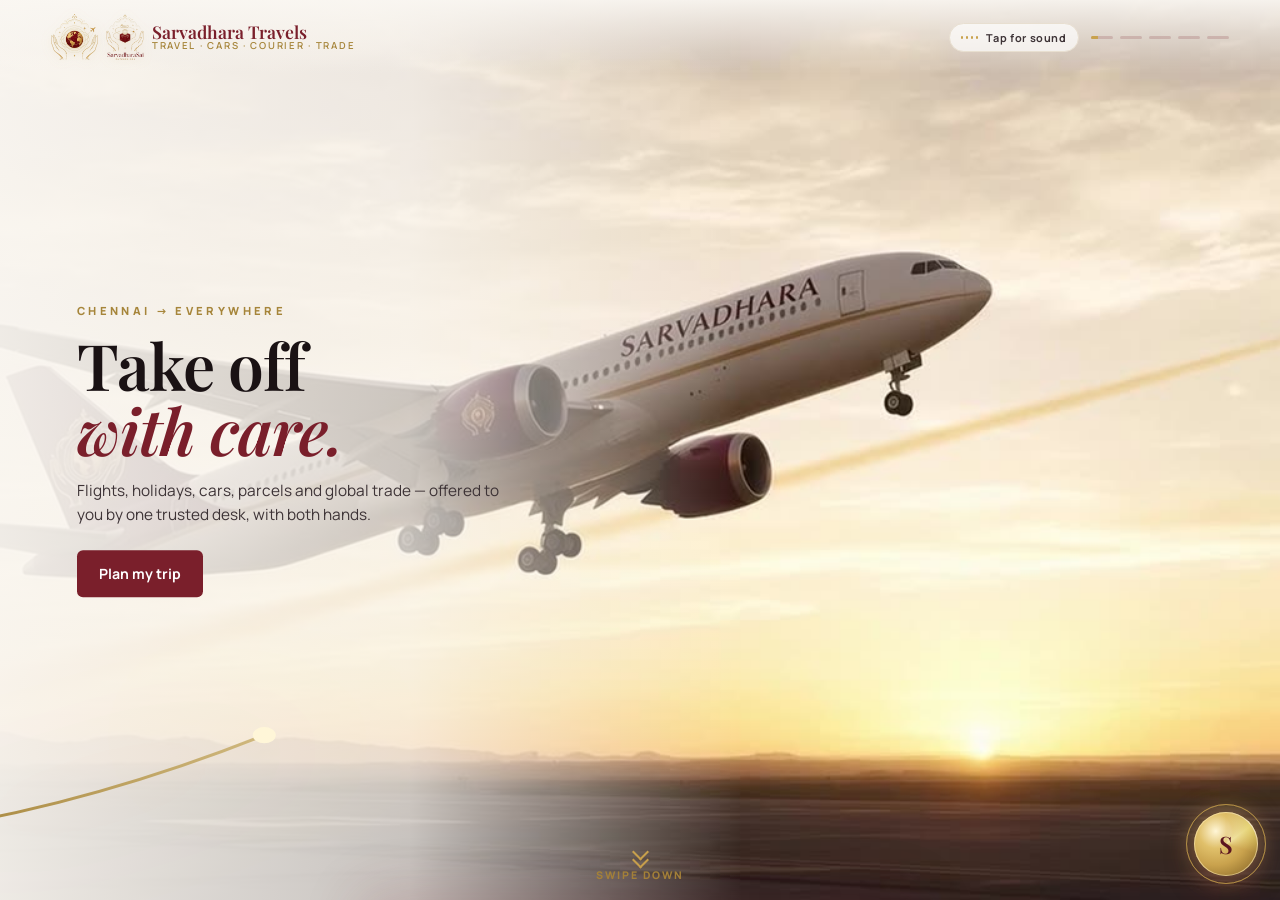
<file: index.html>
<!doctype html><html lang="en"><head>
  <meta charset="UTF-8" />
  <meta name="viewport" content="width=device-width, initial-scale=1.0" />
  <meta name="google-site-verification" content="tMx1ZXSPIdaIU8Jpbs2BGnSeSw_jwKxsvkeBCyzR7Ts" />
  <title>Sarvadhara Travels | Travel Agency for India &amp; Worldwide | Flights, Passport &amp; Visa</title>
  <meta name="description" content="Sarvadhara Travels — trusted travel agency serving customers across India and worldwide. Flight, bus &amp; train tickets; passport &amp; visa assistance (Gulf, Asia, UK, USA, Schengen); tours; cargo; pet transport; export &amp; import. Assistance only — not a government office." />
  <meta name="keywords" content="travel agency India, online travel agency, international flight tickets, travel agency Chennai, flight tickets Chennai, passport assistance, visa assistance, tour packages, cargo, pet transport, spices export, coconut oil export, rice wheat export, SarvadharaSai Enterprises" />
  <meta name="robots" content="index, follow" />
  <link rel="canonical" href="https://sarvadharatravels.in/" />
  <link rel="icon" href="/favicon.ico" sizes="any" />
  <link rel="icon" type="image/png" sizes="48x48" href="/favicon-48.png" />
  <link rel="icon" type="image/png" sizes="96x96" href="/favicon-96.png" />
  <link rel="icon" type="image/png" sizes="192x192" href="/favicon-192.png" />
  <link rel="apple-touch-icon" sizes="180x180" href="/apple-touch-icon.png" />
  <link rel="manifest" href="/site.webmanifest" />
  <meta name="theme-color" content="#7A1F2B" />
  <meta property="og:type" content="website" />
  <meta property="og:site_name" content="Sarvadhara Travels" />
  <meta property="og:title" content="Sarvadhara Travels | Travel Agency for India &amp; Worldwide" />
  <meta property="og:description" content="Tickets, passport &amp; visa assistance, tours, cargo, pet transport, and export &amp; import — Chennai to the world. We assist — we are not a government office." />
  <meta property="og:url" content="https://sarvadharatravels.in/" />
  <meta property="og:image" content="https://sarvadharatravels.in/logo-512.png" />
  <meta property="og:locale" content="en_IN" />
  <meta name="twitter:card" content="summary_large_image" />
  <meta name="twitter:title" content="Sarvadhara Travels | Travel Agency Chennai &amp; Tamil Nadu" />
  <meta name="twitter:description" content="Flights, IRCTC, passport &amp; visa assistance, tours, cargo, pet transport, export &amp; import. Chennai &amp; across India." />
  
  <script type="application/ld+json">
  {
    "@context": "https://schema.org",
    "@graph": [
      {
        "@type": "Organization",
        "@id": "https://sarvadharatravels.in/#organization",
        "name": "Sarvadhara Travels",
        "url": "https://sarvadharatravels.in/",
        "logo": {
          "@type": "ImageObject",
          "url": "https://sarvadharatravels.in/logo-512.png",
          "width": 512,
          "height": 512
        },
        "image": "https://sarvadharatravels.in/logo-512.png",
        "email": "sarvadharatravels@gmail.com",
        "telephone": "+91-9940299543",
        "address": {
          "@type": "PostalAddress",
          "addressLocality": "Chennai",
          "addressRegion": "Tamil Nadu",
          "addressCountry": "IN"
        }
      },
      {
        "@type": "TravelAgency",
        "@id": "https://sarvadharatravels.in/#travelagency",
        "name": "Sarvadhara Travels",
        "url": "https://sarvadharatravels.in/",
        "email": "sarvadharatravels@gmail.com",
        "telephone": "+91-9940299543",
        "image": "https://sarvadharatravels.in/logo-512.png",
        "logo": "https://sarvadharatravels.in/logo-512.png",
        "priceRange": "$$",
        "address": {
          "@type": "PostalAddress",
          "addressLocality": "Chennai",
          "addressRegion": "Tamil Nadu",
          "addressCountry": "IN"
        },
        "areaServed": [
          {"@type": "City", "name": "Chennai"},
          {"@type": "Country", "name": "India"},
          {"@type": "Place", "name": "Worldwide"}
        ],
        "parentOrganization": {"@id": "https://sarvadharatravels.in/#organization"},
        "description": "Trusted travel agency for customers across India and worldwide, based in Chennai — flight, bus and train tickets; passport and visa application assistance; customised tours; domestic and international cargo; pet transport; export and import via SarvadharaSai Enterprises. We assist and arrange — we are not a government office, embassy or carrier."
      }
    ]
  }
  </script>
<link rel="preconnect" href="https://fonts.googleapis.com"><link rel="preconnect" href="https://fonts.gstatic.com" crossorigin>
<link href="https://fonts.googleapis.com/css2?family=Playfair+Display:ital,wght@0,500;0,600;0,700;1,500;1,600&family=Manrope:wght@400;500;600;700;800&display=swap" rel="stylesheet">
<link rel="stylesheet" href="3d/sarathi.css">
<style>
:root{--cream:#faf7f2;--maroon:#7A1F2B;--maroon-deep:#5c1520;--gold:#c9a24d;--gold-bright:#e0c06a;--gold-deep:#a6853a;--ink:#1a1214;--ink-soft:#3d3336;--muted:#6a6064;--line:#e8dfd0;--font:"Manrope",system-ui,sans-serif;--display:"Playfair Display",Georgia,serif}
*{box-sizing:border-box;margin:0;padding:0}html,body{height:100%;overflow:hidden;background:var(--cream);font-family:var(--font);color:var(--ink);-webkit-font-smoothing:antialiased}
body.free{overflow:auto}
.snd{display:inline-flex;align-items:center;gap:3px;background:rgba(255,255,255,.7);border:1px solid var(--line);border-radius:30px;padding:6px 11px;font:700 .68rem var(--font);color:var(--ink-soft);cursor:pointer;letter-spacing:.06em}.snd i{width:2px;height:10px;background:var(--gold);border-radius:2px;animation:eq 1s ease-in-out infinite}.snd i:nth-child(2){animation-delay:.2s}.snd i:nth-child(3){animation-delay:.4s}.snd span{margin-left:5px;white-space:nowrap}@media(max-width:820px){.snd{padding:6px 9px;font-size:.62rem}.brand span{font-size:1rem}}.snd.off i,.snd.wait i{animation:none;height:3px}@keyframes eq{50%{transform:scaleY(.3)}}
nav{position:fixed;top:0;left:0;right:0;z-index:30;display:flex;align-items:center;justify-content:space-between;padding:14px 4vw;background:linear-gradient(180deg,rgba(250,247,242,.92),rgba(250,247,242,0))}
.brand{display:flex;align-items:center;gap:8px;text-decoration:none}.brand img{height:46px;width:auto;filter:drop-shadow(0 1px 6px rgba(201,162,77,.35))}.brand span{font-family:var(--display);font-weight:600;font-size:1.1rem;color:var(--maroon);line-height:1.1}.brand small{display:block;font-family:var(--font);font-size:.6rem;letter-spacing:.18em;color:var(--gold-deep);text-transform:uppercase}
.dots{display:flex;gap:7px}.dots i{width:22px;height:3px;border-radius:2px;background:rgba(122,31,43,.18);overflow:hidden;position:relative}.dots i b{position:absolute;inset:0;background:var(--gold);transform:scaleX(0);transform-origin:left}
#reel{position:fixed;inset:0;overflow:hidden}
.sc{position:absolute;inset:0;opacity:0;visibility:hidden;transition:opacity 1.1s ease,visibility 0s 1.1s}
.sc.on{opacity:1;visibility:visible;transition:opacity 1.1s ease}
.sc video{position:absolute;inset:0;width:100%;height:100%;object-fit:cover;transform:scale(1.08);transition:transform 9s linear,clip-path 1.2s cubic-bezier(.7,0,.2,1);clip-path:circle(0% at var(--cx,50%) var(--cy,50%))}
.sc.on video{transform:scale(1);clip-path:circle(150% at var(--cx,50%) var(--cy,50%))}
.sc .veil{position:absolute;inset:0;background:linear-gradient(90deg,rgba(250,247,242,.94) 0%,rgba(250,247,242,.75) 32%,rgba(250,247,242,0) 58%)}
.copy{position:absolute;left:6vw;top:50%;transform:translateY(-50%);max-width:520px;z-index:2}
.eyebrow{font-size:.7rem;letter-spacing:.3em;text-transform:uppercase;color:var(--gold-deep);font-weight:800;margin-bottom:14px}
h1,h2{font-family:var(--display);font-weight:600;line-height:1.02;letter-spacing:-.015em;font-size:clamp(2.3rem,5vw,4.6rem)}h1 em,h2 em{font-style:italic;color:var(--maroon);display:block}
.w{display:inline-block;opacity:0;transform:translateY(.6em) rotate(3deg);filter:blur(6px)}
.sc.on .w{animation:wIn .9s cubic-bezier(.2,.8,.2,1) forwards;animation-delay:calc(.5s + var(--i)*.09s)}
@keyframes wIn{to{opacity:1;transform:none;filter:none}}
.lead{font-size:clamp(.95rem,1.2vw,1.08rem);line-height:1.6;color:var(--ink-soft);margin-top:16px;max-width:440px;opacity:0;transition:opacity .8s 1.3s}.sc.on .lead{opacity:1}
.cta{display:inline-flex;margin-top:22px;padding:14px 22px;border-radius:6px;background:var(--maroon);color:#fff;font-weight:700;font-size:.88rem;text-decoration:none;opacity:0;transition:opacity .8s 1.6s}.sc.on .cta{opacity:1}
#thread{position:fixed;inset:0;z-index:5;pointer-events:none;width:100%;height:100%}
#thread path{fill:none;stroke:url(#gg);stroke-width:.32;stroke-linecap:round;filter:drop-shadow(0 0 6px rgba(224,192,106,.9))}
#spark{fill:#fff6d8;filter:drop-shadow(0 0 10px #e0c06a) drop-shadow(0 0 22px #c9a24d)}
.fin .veil{background:radial-gradient(60% 50% at 50% 50%,rgba(250,247,242,0),rgba(250,247,242,.6))}
.fin .copy{left:0;right:0;top:auto;bottom:9vh;transform:none;margin:auto;text-align:center;max-width:none}
.fin-name{font-family:var(--display);font-size:clamp(3rem,8vw,6.4rem);font-weight:600;background:linear-gradient(100deg,#7A1F2B,#8a5a2b 40%,#e0c06a 50%,#8a5a2b 60%,#7A1F2B);background-size:250% 100%;text-shadow:none;filter:drop-shadow(0 2px 10px rgba(250,247,242,.9));-webkit-background-clip:text;background-clip:text;color:transparent;animation:sh 4s linear infinite}@keyframes sh{to{background-position:-250% 0}}
.fin-mean{display:flex;justify-content:center;gap:28px;color:var(--ink-soft);letter-spacing:.06em}.fin-mean b{font-family:var(--display);font-style:italic;color:var(--maroon);font-size:1.25rem}
.lq{margin-top:18px;background:rgba(255,255,255,.88);backdrop-filter:blur(8px);border:1px solid var(--gold);border-radius:12px;padding:12px;max-width:420px;opacity:0;transition:opacity .8s 1.8s}.sc.on .lq{opacity:1}
.lq-row{display:grid;grid-template-columns:1fr 1fr .8fr;gap:8px}.lq label span{display:block;font-size:.58rem;letter-spacing:.12em;text-transform:uppercase;color:var(--muted);font-weight:800}
.lq input{width:100%;border:0;border-bottom:1px solid var(--line);background:transparent;font:700 .95rem var(--font);padding:4px 0;outline:none}.lq input:focus{border-color:var(--gold)}
.lq-go{width:100%;margin-top:10px;padding:11px;border:0;border-radius:6px;background:var(--maroon);color:#fff;font:700 .86rem var(--font);cursor:pointer}
.lq-msg{font-size:.74rem;color:var(--muted);margin-top:8px}.lq-list{list-style:none;max-height:170px;overflow:auto}.lq-list li{display:flex;justify-content:space-between;gap:8px;align-items:center;padding:7px 0;border-top:1px solid var(--line);font-size:.8rem}.lq-list b{font-family:var(--display);color:var(--maroon);font-size:1.05rem}.lq-list a{color:var(--maroon);font-weight:800;text-decoration:none;white-space:nowrap}
.swipehint{position:fixed;left:50%;bottom:18px;transform:translateX(-50%);z-index:20;display:flex;flex-direction:column;align-items:center;gap:2px;font-size:.66rem;letter-spacing:.18em;text-transform:uppercase;color:var(--gold-deep);font-weight:800;transition:opacity .6s;pointer-events:none}
.swipehint i{width:12px;height:12px;border-right:2px solid var(--gold);border-bottom:2px solid var(--gold);transform:rotate(45deg);animation:ch 1.6s infinite}.swipehint i+i{animation-delay:.2s;margin-top:-6px}@keyframes ch{0%,100%{opacity:.2}50%{opacity:1}}
body.end .swipehint{opacity:0}@media(max-width:820px){body.s3 .swipehint{opacity:0}}
footer{position:fixed;left:0;right:0;bottom:0;z-index:25;background:#1a1214;color:#e8dccb;padding:26px 6vw 30px;transform:translateY(100%);transition:transform .9s cubic-bezier(.7,0,.2,1);display:flex;flex-wrap:wrap;gap:16px 40px;align-items:center;font-size:.86rem}
body.foot footer{transform:none}footer b{font-family:var(--display);font-size:1.3rem;color:var(--gold-bright);font-weight:600}footer a{color:var(--gold-bright);font-weight:700;text-decoration:none;margin-right:16px}
footer .legal{flex-basis:100%;margin:0;font-size:.74rem;color:#b9a99a;letter-spacing:.02em}@media(max-width:820px){footer .legal{padding-right:84px}}footer form{display:flex;flex-wrap:wrap;gap:8px;flex-basis:100%}footer input{flex:1 1 160px;background:#2a1f21;border:1px solid #5c4841;border-radius:6px;padding:11px;color:#fff;font:500 .86rem var(--font)}footer button{padding:11px 20px;border:0;border-radius:6px;background:var(--maroon);color:#fff;font:700 .86rem var(--font)}
.fin .copy{background:radial-gradient(50% 60% at 50% 60%,rgba(250,247,242,.85),rgba(250,247,242,0));padding:30px 0 10px}.fin-tag{font-family:var(--display);font-size:clamp(1.4rem,2.8vw,2.2rem);margin:10px 0 2px;color:var(--maroon)}.fin-tag em{font-style:italic}
.fin-note{font-size:.68rem;letter-spacing:.22em;text-transform:uppercase;color:var(--muted);font-weight:700}.fin-brands{margin-top:8px;font-weight:800;letter-spacing:.16em;text-transform:uppercase;font-size:.72rem;color:var(--gold-deep)}
.fin-personal{font-family:var(--display);font-style:italic;font-size:1.05rem;color:var(--ink-soft);margin-top:6px}
.fc{opacity:0;transform:translateY(12px);filter:blur(4px)}.sc.on .fc{animation:wIn 1.1s cubic-bezier(.2,.8,.2,1) forwards}.sc.on .fin-tag{animation-delay:1.2s}.sc.on .fin-note{animation-delay:2s}.sc.on .fin-brands{animation-delay:2.7s}.sc.on .fin-personal{animation-delay:3.4s}.sc.on .bk{animation:wIn 1s 4s both}
@media(max-width:820px){.fin-tag{font-size:1.35rem;margin-top:6px}.fin-note{font-size:.56rem}.fin-brands{font-size:.58rem;letter-spacing:.1em;margin-top:5px}.fin-personal{font-size:.92rem;margin-top:3px}.fin-name{font-size:2.6rem}.fin-mean{font-size:.9rem}}
.bk{margin:18px auto 0;max-width:760px;pointer-events:auto}.bk-t{font-size:.66rem;letter-spacing:.28em;text-transform:uppercase;color:var(--gold-deep);font-weight:800;margin-bottom:10px}
.bk-chips{display:flex;flex-wrap:wrap;justify-content:center;gap:8px}.bk-chips button{border:1px solid var(--gold);background:rgba(255,255,255,.82);backdrop-filter:blur(6px);color:var(--maroon);font:700 .8rem var(--font);padding:10px 15px;border-radius:40px;cursor:pointer;transition:.25s}.bk-chips button:hover,.bk-chips button.on{background:var(--maroon);color:#fff;border-color:var(--maroon)}
.bk-sheet{position:fixed;left:50%;bottom:0;transform:translate(-50%,105%);width:min(560px,100%);z-index:28;background:#fffdf8;border:1px solid var(--gold);border-bottom:0;border-radius:18px 18px 0 0;box-shadow:0 -20px 60px rgba(122,31,43,.18);padding:20px 20px 24px;transition:transform .55s cubic-bezier(.2,.8,.2,1);text-align:left}
body.bk-open .bk-sheet{transform:translate(-50%,0)}@media(max-width:820px){.bk-sheet{padding-bottom:74px}}.bk-sheet h3{font-family:var(--display);color:var(--maroon);font-size:1.5rem;font-weight:600;margin-bottom:12px}.bk-x{position:absolute;right:14px;top:12px;border:0;background:none;font-size:1.5rem;color:var(--muted);cursor:pointer}
.bk-g{display:grid;grid-template-columns:1fr 1fr;gap:10px}.bk-g label{font-size:.6rem;letter-spacing:.12em;text-transform:uppercase;color:var(--muted);font-weight:800}.bk-g input,.bk-g select{display:block;width:100%;margin-top:3px;border:0;border-bottom:1px solid var(--line);background:transparent;font:600 .92rem var(--font);color:var(--ink);padding:6px 0;outline:none}.bk-g input:focus{border-color:var(--gold)}.bk-g .w2{grid-column:1/-1}
.bk-send{width:100%;margin-top:16px;padding:13px;border:0;border-radius:6px;background:var(--maroon);color:#fff;font:700 .9rem var(--font);cursor:pointer}.bk-sheet{max-height:min(92dvh,100%);overflow:auto}.bk-note{font-size:.72rem;color:var(--muted);margin-top:8px;text-align:center;line-height:1.55;max-width:100%}.bk-note a{color:var(--maroon);font-weight:700}
@media(max-width:820px){.fin .copy{bottom:64px}.fin-name{font-size:2.9rem}.bk{margin-top:12px}.bk-chips button{font-size:.72rem;padding:8px 11px}.fin .lead{display:none}}
@media (max-width:820px){.sc .veil{background:linear-gradient(0deg,rgba(250,247,242,.97) 0%,rgba(250,247,242,.88) 38%,rgba(250,247,242,0) 62%)}
.copy{top:auto;bottom:70px;transform:none;left:5vw;right:5vw}h1,h2{font-size:2.15rem}.lead{font-size:.9rem;margin-top:10px}.cta{margin-top:12px}
.has-q .lead{display:none}.lq{margin-top:10px;padding:10px}.lq-list{max-height:130px}.brand img+img,.brand small{display:none}.dots i{width:12px}}
</style></head><body>
<nav><a class="brand" href="/"><img src="3d/img/logo-emblem-t.png" alt="Sarvadhara Travels"><img src="3d/img/enterprises-logo-t.png" alt="SarvadharaSai Enterprises"><span>Sarvadhara Travels<small>Travel · Cars · Courier · Trade</small></span></a><div style="display:flex;align-items:center;gap:12px"><button class="snd" id="snd" aria-pressed="true"><i></i><i></i><i></i><i></i><span>Sound on</span></button><div class="dots" id="dots"></div></div></nav>
<svg id="thread" viewBox="0 0 100 100" preserveAspectRatio="none" aria-hidden="true"><defs><linearGradient id="gg" x1="0" x2="1"><stop offset="0" stop-color="#a6853a"/><stop offset=".5" stop-color="#fff3cf"/><stop offset="1" stop-color="#c9a24d"/></linearGradient></defs><path id="tp" d=""/><circle id="spark" r="0.9"/></svg>
<main id="reel">
<section class="sc" data-v="scene1-flight" data-t="M-5 92 C 25 85, 55 60, 105 8"><video muted playsinline preload="none"></video><div class="veil"></div><div class="copy"><p class="eyebrow">Chennai → Everywhere</p><h1>Take off <em>with care.</em></h1><p class="lead">Flights, holidays, cars, parcels and global trade — offered to you by one trusted desk, with both hands.</p><a class="cta" href="https://wa.me/919940299543">Plan my trip</a></div></section>
<section class="sc" data-v="scene2-car" data-t="M105 8 C 80 40, 40 70, -5 78"><video muted playsinline preload="none"></video><div class="veil"></div><div class="copy"><p class="eyebrow">02 · Sarvadhara Car Rentals</p><h2>Land. Drive. <em>Arrive in style.</em></h2><p class="lead">Airport pickups, outstation trips and temple tours — clean cars, courteous drivers, the route already planned.</p><a class="cta" href="https://wa.me/919940299543">Book a car</a></div></section>
<section class="sc" data-v="scene3-courier" data-t="M-5 78 C 30 70, 60 30, 70 45 C 80 60, 55 70, 60 50 C 66 30, 90 30, 105 40"><video muted playsinline preload="none"></video><div class="veil"></div><div class="copy"><p class="eyebrow">03 · SarvadharaSai Courier &amp; Cargo</p><h2>Sealed with care. <em>Delivered to the door.</em></h2><p class="lead">All top carriers in one place. Live prices in seconds, pickup from your door, tracking every kilometre.</p>
<form class="lq" id="liveQuote" novalidate autocomplete="off"><div class="lq-row"><label><span>From PIN</span><input id="lqFrom" inputmode="numeric" maxlength="6" placeholder="600001" required></label><label><span>To PIN</span><input id="lqTo" inputmode="numeric" maxlength="6" placeholder="110001" required></label><label><span>Kg</span><input id="lqKg" type="number" min="0.1" step="0.1" value="1" required></label></div><button class="lq-go" type="submit">Get live quote</button><p class="lq-msg" id="lqMsg" aria-live="polite">Live prices from top carriers, in seconds.</p><ol class="lq-list" id="lqList"></ol></form></div></section>
<section class="sc" data-v="scene4-ship" data-t="M105 40 C 85 55, 75 62, 60 60 S 35 70, 25 66 S 5 72, -5 70"><video muted playsinline preload="none"></video><div class="veil"></div><div class="copy"><p class="eyebrow">04 · SarvadharaSai Export · Import</p><h2>From Indian hands <em>to the world's shelves.</em></h2><p class="lead">Sourcing, documentation and freight for growing brands — spices, textiles and handicrafts, lifted onto the world stage.</p><a class="cta" href="https://wa.me/919940299543">Talk trade</a></div></section>
<section class="sc fin" data-v="scene5-ending" data-t="M-5 70 C 20 75, 35 60, 50 42 C 65 60, 80 75, 105 70 M50 42 m-9 0 a9 9 0 1 0 18 0 a9 9 0 1 0 -18 0"><video muted playsinline preload="none"></video><div class="veil"></div><div class="copy"><h2 class="fin-name">Sarvadhara</h2><div class="fin-mean"><span><b>Sarva</b> · all</span><span><b>Dhara</b> · held</span></div><p class="fc fin-tag"><em>Holding all your journeys.</em></p><p class="fc fin-note">A meaning inspired by our name.</p><p class="fc fin-brands">Sarvadhara Travels · SarvadharaSai Enterprises</p><p class="fc fin-personal">Your next journey is in good hands.</p><div class="bk"><p class="bk-t">Book with us · choose a service</p><div class="bk-chips" id="bkChips"><button data-k="flight">✈ Flights</button><button data-k="holiday">🌴 Holidays &amp; Tours</button><button data-k="hotel">🏨 Hotels</button><button data-k="car">🚘 Car Rental</button><button data-k="visa">🛂 Passport &amp; Visa</button><button data-k="courier">📦 Courier</button><button data-k="trade">🚢 Export · Import</button></div></div></div></section>
</main>
<div class="bk-sheet" id="bkSheet" role="dialog" aria-label="Booking"><button class="bk-x" id="bkX" aria-label="Close">×</button><h3 id="bkH">Book</h3><form id="bkF" action="https://formsubmit.co/sarvadharatravels@gmail.com" method="POST"><input type="hidden" name="_subject" id="bkSub" value="New booking request - Sarvadhara"><input type="hidden" name="_captcha" value="false"><input type="hidden" name="_template" value="table"><input type="hidden" name="service" id="bkSvc"><input type="text" name="_honey" style="display:none" tabindex="-1" autocomplete="off"><div class="bk-g" id="bkG"></div><div class="bk-g" style="margin-top:10px"><label>Your name<input name="name" required autocomplete="name"></label><label>Phone / WhatsApp<input name="phone" type="tel" required autocomplete="tel"></label></div><button class="bk-send" type="submit">Send booking request</button><p class="bk-note">Our desk confirms the best price on WhatsApp or a call · <a href="https://wa.me/919940299543">WhatsApp now</a></p>
<p class="bk-note">When you book a ticket, enter names exactly as on the passport or government ID, and check the airline’s policy on long surnames and first names. These <a href="terms.html#sec-names">Terms and Conditions</a> include this requirement.</p></form></div>
<script>
(()=>{const F={flight:['Flight booking',[['From','from','Chennai'],['To','to','Dubai'],['Travel date','date','','date'],['Passengers','passengers','1','number']]],
holiday:['Holidays & Tours',[['Destination','tour_destination','Kerala, Dubai, Singapore…','','w2'],['Start date','tour_start','','date'],['Travellers','tour_pax','2','number']]],
hotel:['Hotel booking',[['City / hotel','hotel_city','Where to stay','','w2'],['Check-in','checkin','','date'],['Nights','nights','2','number'],['Guests','guests','2','number'],['Rooms','rooms','1','number']]],
car:['Car rental',[['Pickup','pickup','Chennai Airport'],['Drop','drop','Destination'],['Date','date','','date'],['Car type','car_type','Sedan / SUV / Innova']]],
visa:['Passport & Visa assistance',[['Service','doc_service','Visa for UAE, passport renewal…','','w2'],['Applicants','doc_applicants','1','number'],['City','doc_city','Chennai']]],
trade:['Export · Import enquiry',[['Product','trade_product','Spices, textiles…','','w2'],['Destination country','trade_destination','UAE, USA…'],['Quantity','trade_qty','e.g. 500 kg']]]};
const $=i=>document.getElementById(i),B=document.body;
document.getElementById('bkChips').addEventListener('click',e=>{const b=e.target.closest('button');if(!b)return;const k=b.dataset.k;
 if(k==='courier'){location.href='courier.html#book';return}if(k==='trade'&&false)return;
 document.querySelectorAll('#bkChips button').forEach(x=>x.classList.toggle('on',x===b));const [t,fs]=F[k];$('bkH').textContent=t;$('bkSvc').value=t;$('bkSub').value='New booking request - '+t;
 $('bkG').innerHTML=fs.map(([l,n,ph,ty,c])=>'<label'+(c?' class="'+c+'"':'')+'>'+l+'<input name="'+n+'" '+(ty?'type="'+ty+'" ':'')+(ty==='number'?'min="1" value="'+ph+'"':'placeholder="'+ph+'"')+'></label>').join('');
 B.classList.add('bk-open')});
$('bkX').addEventListener('click',()=>{B.classList.remove('bk-open');document.querySelectorAll('#bkChips button').forEach(x=>x.classList.remove('on'))});
})();
</script>
<div class="swipehint" id="hint"><i></i><i></i><span>Swipe down</span></div>
<footer id="foot"><div><b>Every journey starts with a hello.</b><p>Flights, car rentals, parcels or global trade — tell our desk what you have in mind.</p></div><div><a href="tel:+919940299543">Call +91 99402 99543</a><a href="https://wa.me/919940299543">WhatsApp</a><a href="mailto:sarvadharatravels@gmail.com">Email</a><a href="travel-info.html">Travel info</a><a href="courier.html">Courier</a><a href="export-import.html">Export &amp; Import</a><a href="terms.html">Terms</a><a href="privacy.html">Privacy</a><a href="refund.html">Refund &amp; Cancellation</a><a href="contact.html">Contact</a></div>
<form action="https://formsubmit.co/sarvadharatravels@gmail.com" method="POST"><input type="hidden" name="_subject" value="New enquiry - Sarvadhara Travels"><input type="hidden" name="_captcha" value="false"><input type="hidden" name="_template" value="table"><input type="hidden" name="enquiry_type" value="Homepage enquiry"><input name="name" placeholder="Your name" required><input name="phone" type="tel" placeholder="Phone / WhatsApp" required><input name="message" placeholder="Flights, car, courier or trade?"><button type="submit">Send enquiry</button></form><p class="legal">© <span id="fy">2026</span> Sarvadhara Travels (SarvadharaSai Enterprises) · Udyam: UDYAM-TN-34-0125107 · Chennai.</p></footer>
<script>document.getElementById("fy").textContent=new Date().getFullYear()</script>
<script>
(()=>{const S=[...document.querySelectorAll('.sc')],N=S.length,dots=document.getElementById('dots'),tp=document.getElementById('tp'),sp=document.getElementById('spark'),B=document.body;
const mob=matchMedia('(max-aspect-ratio:1/1)').matches,suf=mob?'-mobile.mp4':'-web.mp4';
S.forEach((s,i)=>{dots.insertAdjacentHTML('beforeend','<i><b></b></i>');s.querySelectorAll('h1,h2:not(.fin-name)').forEach(h=>{let k=0;const wrap=n=>{[...n.childNodes].forEach(c=>{if(c.nodeType==3){const f=document.createDocumentFragment();c.textContent.split(/(\s+)/).forEach(t=>{if(!t.trim()){f.append(t);return}const w=document.createElement('span');w.className='w';w.style.setProperty('--i',k++);w.textContent=t;f.append(w)});c.replaceWith(f)}else wrap(c)})};wrap(h)});
 const v=s.querySelector('video');v.poster='preview/media/'+s.dataset.v+'-poster.jpg?v=2';v.addEventListener('ended',()=>{if(cur===i)auto()})});
const bars=[...dots.querySelectorAll('b')];let cur=-1,lock=0,raf=0,foot=false;
const load=i=>{const v=S[i]&&S[i].querySelector('video');if(v&&!v.src){v.src='preview/media/'+S[i].dataset.v+suf+'?v=2';v.preload='auto';v.load()}};
function draw(i){cancelAnimationFrame(raf);tp.setAttribute('d',S[i].dataset.t);const L=tp.getTotalLength();tp.style.strokeDasharray=L;const v=S[i].querySelector('video'),t0=performance.now();
 const step=now=>{const d=(v.duration&&!isNaN(v.duration))?v.duration*1000:8000,p=Math.min(1,Math.max(v.currentTime*1000,(now-t0)*.98)/d),e=p<.5?2*p*p:1-Math.pow(-2*p+2,2)/2;
  tp.style.strokeDashoffset=L*(1-e);const pt=tp.getPointAtLength(L*e);sp.setAttribute('cx',pt.x);sp.setAttribute('cy',pt.y);bars.forEach((b,j)=>b.style.transform='scaleX('+(j<i?1:j==i?p:0)+')');if(p<1)raf=requestAnimationFrame(step)};raf=requestAnimationFrame(step)}
function go(i){if(i<0)return;if(i>=N){setFoot(true);return}if(foot){setFoot(false);if(i===cur)return}if(i===cur)return;
 load(i);load(i+1);const prev=S[cur];cur=i;const s=S[i],v=s.querySelector('video');const sp0=sp.getAttribute('cx');s.style.setProperty('--cx',(sp0||50)+'%');s.style.setProperty('--cy',(sp.getAttribute('cy')||50)+'%');
 S.forEach(x=>x!==s&&x.classList.remove('on'));s.classList.add('on');v.currentTime=0;window.__applySnd&&__applySnd();const pl=v.play();pl&&pl.catch(()=>{});
 if(prev){const pv=prev.querySelector('video');setTimeout(()=>{if(!prev.classList.contains('on'))pv.pause()},1200)}
 B.classList.toggle("end",i===N-1);B.classList.toggle("s3",i===2);draw(i);lock=performance.now()}
function setFoot(on){foot=on;B.classList.toggle('foot',on)}
let held=0;const busy=()=>{const a=document.activeElement;return(a&&a.tagName==='INPUT')||B.classList.contains('bk-open')||document.querySelector('.has-q')||document.hidden||performance.now()-held<3000};
function auto(){if(busy()){setTimeout(()=>{if(S[cur].querySelector('video').ended)auto()},2500);return}if(cur<N-1)go(cur+1)}
const nav=d=>{if(performance.now()-lock<1100)return;lock=performance.now();go(cur+d)};
const skip=t=>t.closest&&(t.closest('.bk-sheet,input,textarea,.lq-list,#sarathi,.sarathi,footer form'));
addEventListener('wheel',e=>{if(skip(e.target))return;e.preventDefault();if(Math.abs(e.deltaY)>12)nav(e.deltaY>0?1:-1)},{passive:false});
let ty=null;addEventListener('touchstart',e=>{ty=skip(e.target)?null:e.touches[0].clientY},{passive:true});
addEventListener('touchmove',e=>{if(ty!==null)e.preventDefault()},{passive:false});
addEventListener('touchend',e=>{if(ty===null)return;const dy=ty-e.changedTouches[0].clientY;ty=null;if(Math.abs(dy)>40)nav(dy>0?1:-1)},{passive:true});
addEventListener('keydown',e=>{if(skip(e.target))return;if(['ArrowDown','PageDown',' '].includes(e.key)){e.preventDefault();nav(1)}if(['ArrowUp','PageUp'].includes(e.key)){e.preventDefault();nav(-1)}});
document.addEventListener('input',()=>held=performance.now());
document.addEventListener('visibilitychange',()=>{const v=S[cur]&&S[cur].querySelector('video');if(!v)return;document.hidden?v.pause():(!v.ended&&v.play().catch(()=>{}))});
const sb=document.getElementById('snd');let snd=localStorage.getItem('sv-sound')!=='off',unl=false,quiet=false;
const hush=()=>{if(quiet)return;quiet=true;S.forEach(s=>{const v=s.querySelector('video');let n=0;const f=setInterval(()=>{n++;try{v.volume=Math.max(0,v.volume-.1)}catch(e){}if(v.volume<=0||n>12){clearInterval(f);v.muted=true;v.volume=1}},40)});sui()};
document.addEventListener('focusin',e=>{if(e.target.matches('input,textarea,select'))hush()});
document.addEventListener('click',e=>{if(e.target.closest('.bk-chips button,.cta,.lq-go,.lq-list a,footer a,footer button,a[href*="wa.me"],a[href*="tel:"],a[href*="book"],a[href*=".html"],#sarathi,.sarathi,[class*=sarathi]'))hush()},true);
new MutationObserver(()=>{if(B.classList.contains('foot'))hush()}).observe(B,{attributes:true,attributeFilter:['class']});
const sui=()=>{sb.classList.toggle('off',!snd);sb.classList.toggle('wait',snd&&!unl);sb.querySelector('span').textContent=(!snd||quiet)?'Sound off':unl?'Sound on':'Tap for sound';sb.classList.toggle('off',!snd||quiet);sb.setAttribute('aria-pressed',snd)};
window.__applySnd=()=>{S.forEach((s,j)=>{const v=s.querySelector('video');const on=snd&&unl&&!quiet&&j===cur;v.muted=!on;v.volume=1;if(on&&v.paused&&!v.ended){const p=v.play();p&&p.catch(()=>{v.muted=true;v.play().catch(()=>{})})}})};
const unlock=e=>{if(unl||(e&&e.target&&e.target.closest&&e.target.closest('#snd')))return;unl=true;sui();__applySnd()};['pointerup','touchend','click','keydown'].forEach(t=>addEventListener(t,unlock,{passive:true}));
sb.addEventListener('click',e=>{e.stopPropagation();if(!unl){unl=true;snd=true;quiet=false}else if(quiet||!snd){quiet=false;snd=true}else{snd=false}localStorage.setItem('sv-sound',snd?'on':'off');sui();__applySnd()});sui();
go(0)})();
</script>
<script>
(()=>{const f=document.getElementById('liveQuote');if(!f)return;const $=i=>document.getElementById(i),msg=$('lqMsg'),list=$('lqList'),btn=f.querySelector('.lq-go');
const API='https://shiprocket-rates.sarvadhara.workers.dev/rates';const esc=t=>String(t).replace(/[&<>"]/g,c=>({'&':'&amp;','<':'&lt;','>':'&gt;','"':'&quot;'}[c]));
const sec=f.closest('section');addEventListener('scroll',()=>{if(!sec.classList.contains('has-q'))return;const b=sec.getBoundingClientRect();if(b.bottom<innerHeight*.5||b.top>innerHeight*.5){sec.classList.remove('has-q');document.body.classList.remove('q-open')}},{passive:true});
$('lqJump')&&$('lqJump').addEventListener('click',e=>{e.preventDefault();f.scrollIntoView({behavior:'smooth',block:'center'});setTimeout(()=>$('lqFrom').focus({preventScroll:true}),500)});
f.addEventListener('submit',async e=>{e.preventDefault();const a=$('lqFrom').value.trim(),b=$('lqTo').value.trim(),w=parseFloat($('lqKg').value);list.innerHTML='';
 if(!/^\d{6}$/.test(a)){msg.textContent='Enter a 6-digit pickup PIN.';$('lqFrom').focus();return}
 if(!/^\d{6}$/.test(b)){msg.textContent='Enter a 6-digit delivery PIN.';$('lqTo').focus();return}
 if(!(w>0)){msg.textContent='Enter the parcel weight in kg.';$('lqKg').focus();return}
 msg.textContent='Fetching live prices…';btn.disabled=true;
 try{const r=await fetch(API+'?'+new URLSearchParams({pickup:a,delivery:b,weight:String(w),cod:'0'}),{headers:{Accept:'application/json'}});const d=await r.json();
  if(!r.ok||!d.couriers||!d.couriers.length)throw 0;
  const c=d.couriers.slice().sort((x,y)=>x.price-y.price).slice(0,4);
  f.closest('section').classList.add('has-q');document.body.classList.add('q-open');msg.textContent='Best live prices for '+w+' kg, '+a+' to '+b+':';
  list.innerHTML=c.map((x,i)=>{const q=new URLSearchParams({pickup:a,delivery:b,weight:w});return '<li style="animation-delay:'+(i*.09)+'s"><b>₹'+Math.round(x.price)+'</b><span class="n">'+esc(x.name)+(x.etd?'<small>Est. delivery '+esc(x.etd)+'</small>':'')+'</span><a href="courier.html?'+q+'#book">Book →</a></li>'}).join('');
 }catch(_){msg.innerHTML='Live prices are busy right now. <a href="courier.html#book">Get a quote on the courier page</a> or <a href="https://wa.me/919940299543">WhatsApp us</a>.'}
 finally{btn.disabled=false}});})();
</script>
<script src="3d/sarathi.js"></script>
</body></html>
</file>
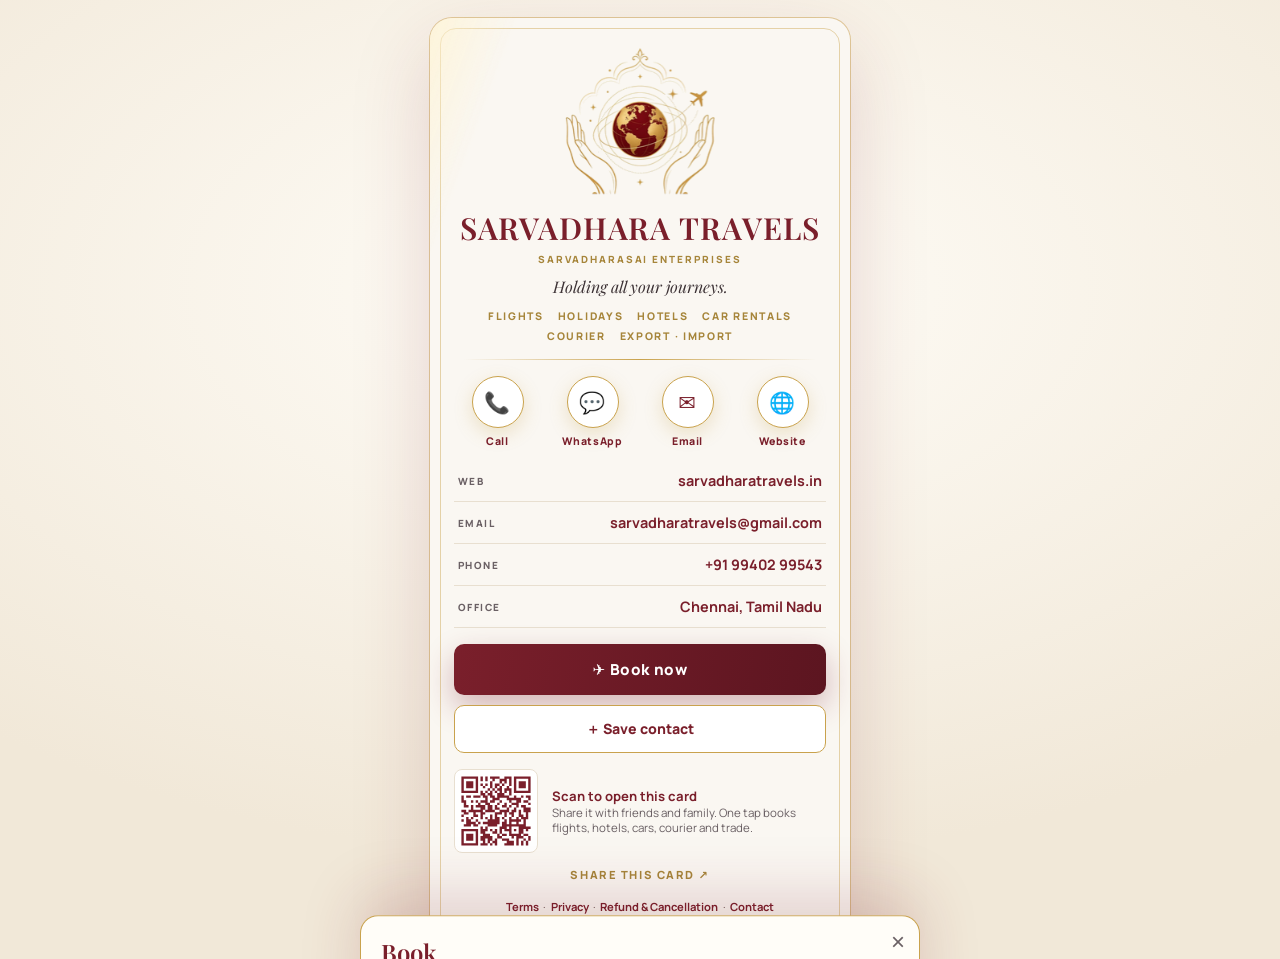
<file: card/index.html>
<!doctype html><html lang="en"><head><meta charset="utf-8"><meta name="viewport" content="width=device-width,initial-scale=1,viewport-fit=cover">
<title>Sarvadhara Travels · e-Card</title><meta name="description" content="Sarvadhara Travels digital card: flights, holidays, hotels, car rentals, courier and export-import. Tap to call, WhatsApp or book.">
<meta property="og:title" content="Sarvadhara Travels · e-Card"><meta property="og:description" content="Tap to call, WhatsApp, save contact or book flights, hotels, cars, courier and trade."><meta property="og:image" content="https://sarvadharatravels.in/card/og-card.jpg"><meta property="og:image:width" content="1200"><meta property="og:image:height" content="630"><meta name="twitter:card" content="summary_large_image"><meta property="og:url" content="https://sarvadharatravels.in/card/"><meta name="theme-color" content="#7A1F2B">
<link rel="icon" href="/favicon.ico"><link rel="canonical" href="https://sarvadharatravels.in/card/">
<link href="https://fonts.googleapis.com/css2?family=Playfair+Display:ital,wght@0,600;1,500&family=Manrope:wght@500;600;700;800&display=swap" rel="stylesheet">
<style>
:root{--cream:#faf7f2;--maroon:#7A1F2B;--gold:#c9a24d;--gold-bright:#e0c06a;--gold-deep:#a6853a;--ink:#1a1214;--ink-soft:#3d3336;--muted:#6a6064;--line:#e8dfd0;--font:"Manrope",system-ui,sans-serif;--display:"Playfair Display",Georgia,serif}
*{box-sizing:border-box;margin:0;padding:0}body{min-height:100vh;display:grid;place-items:center;background:radial-gradient(80% 60% at 50% 30%,#fffdf8,#f1e8d8);font-family:var(--font);color:var(--ink);padding:18px}
.card{position:relative;width:min(420px,100%);background:var(--cream);border-radius:22px;padding:30px 24px 24px;text-align:center;box-shadow:0 30px 80px rgba(122,31,43,.18),0 0 0 1px rgba(201,162,77,.5);overflow:hidden;animation:rise .9s cubic-bezier(.2,.8,.2,1) both}
.card:before{content:"";position:absolute;inset:10px;border:1px solid rgba(201,162,77,.45);border-radius:16px;pointer-events:none}
.card:after{content:"";position:absolute;top:-50%;left:-60%;width:40%;height:200%;background:linear-gradient(90deg,transparent,rgba(255,243,207,.7),transparent);transform:rotate(20deg);animation:shine 5s 1.5s infinite;pointer-events:none}
@keyframes shine{0%{left:-60%}30%,100%{left:130%}}@keyframes rise{from{opacity:0;transform:translateY(30px) scale(.97)}}
.logo{width:150px;animation:float 5s ease-in-out infinite}@keyframes float{50%{transform:translateY(-6px)}}
h1{font-family:var(--display);font-weight:600;color:var(--maroon);font-size:1.9rem;letter-spacing:.04em;margin-top:6px}
.sub{color:var(--gold-deep);font-weight:800;letter-spacing:.2em;font-size:.62rem;text-transform:uppercase;margin-top:4px}
.tag{font-family:var(--display);font-style:italic;color:var(--ink-soft);margin:10px 0 2px}
.svcs{display:flex;flex-wrap:wrap;justify-content:center;gap:6px 14px;margin:12px 0 4px;color:var(--gold-deep);font-weight:800;font-size:.66rem;letter-spacing:.16em;text-transform:uppercase}
.rule{height:1px;margin:16px 10px;background:linear-gradient(90deg,transparent,var(--gold),transparent)}
.acts{display:grid;grid-template-columns:repeat(4,1fr);gap:8px}
.acts a{display:flex;flex-direction:column;align-items:center;gap:6px;text-decoration:none;color:var(--maroon);font-weight:800;font-size:.66rem;letter-spacing:.06em}
.acts i{width:52px;height:52px;border-radius:50%;display:grid;place-items:center;font-style:normal;font-size:1.3rem;background:#fff;border:1px solid var(--gold);box-shadow:0 6px 18px rgba(201,162,77,.25);transition:.25s}.acts a:hover i{background:var(--maroon);transform:translateY(-3px)}
.line{display:flex;justify-content:space-between;align-items:center;gap:10px;padding:11px 4px;border-bottom:1px solid var(--line);text-decoration:none;color:var(--ink);font-weight:700;font-size:.9rem}.line span{color:var(--muted);font-size:.62rem;letter-spacing:.14em;text-transform:uppercase;font-weight:800}.line b{color:var(--maroon)}
.book{display:block;width:100%;margin-top:16px;padding:15px;border:0;border-radius:10px;background:linear-gradient(100deg,#7A1F2B,#5c1520);color:#fff;font:800 .95rem var(--font);letter-spacing:.04em;cursor:pointer;box-shadow:0 12px 30px rgba(122,31,43,.3)}
.pick{display:none;margin-top:12px}.pick.on{display:block;animation:rise .5s both}
.save{display:block;margin-top:10px;padding:13px;border:1px solid var(--gold);border-radius:10px;color:var(--maroon);font-weight:800;text-decoration:none;font-size:.88rem;background:#fff}
.qr{display:flex;align-items:center;gap:14px;margin-top:16px;text-align:left;font-size:.72rem;color:var(--muted)}.qr img{width:84px;height:84px;background:#fff;padding:4px;border-radius:8px;border:1px solid var(--line)}.qr b{display:block;color:var(--maroon);font-size:.82rem}
.share{background:none;border:0;color:var(--gold-deep);font:800 .7rem var(--font);letter-spacing:.14em;text-transform:uppercase;margin-top:14px;cursor:pointer}
.in>*{opacity:0;animation:up .7s cubic-bezier(.2,.8,.2,1) forwards}@keyframes up{from{opacity:0;transform:translateY(16px)}to{opacity:1;transform:none}}
.bk-chips{display:flex;flex-wrap:wrap;justify-content:center;gap:8px}.bk-chips button{border:1px solid var(--gold);background:rgba(255,255,255,.82);backdrop-filter:blur(6px);color:var(--maroon);font:700 .8rem var(--font);padding:10px 15px;border-radius:40px;cursor:pointer;transition:.25s}.bk-chips button:hover,.bk-chips button.on{background:var(--maroon);color:#fff;border-color:var(--maroon)}
.bk-sheet{position:fixed;left:50%;bottom:0;transform:translate(-50%,105%);width:min(560px,100%);z-index:28;background:#fffdf8;border:1px solid var(--gold);border-bottom:0;border-radius:18px 18px 0 0;box-shadow:0 -20px 60px rgba(122,31,43,.18);padding:20px 20px 24px;transition:transform .55s cubic-bezier(.2,.8,.2,1);text-align:left}
body.bk-open .bk-sheet{transform:translate(-50%,0)}@media(max-width:820px){.bk-sheet{padding-bottom:74px}}.bk-sheet h3{font-family:var(--display);color:var(--maroon);font-size:1.5rem;font-weight:600;margin-bottom:12px}.bk-x{position:absolute;right:14px;top:12px;border:0;background:none;font-size:1.5rem;color:var(--muted);cursor:pointer}
.bk-g{display:grid;grid-template-columns:1fr 1fr;gap:10px}.bk-g label{font-size:.6rem;letter-spacing:.12em;text-transform:uppercase;color:var(--muted);font-weight:800}.bk-g input,.bk-g select{display:block;width:100%;margin-top:3px;border:0;border-bottom:1px solid var(--line);background:transparent;font:600 .92rem var(--font);color:var(--ink);padding:6px 0;outline:none}.bk-g input:focus{border-color:var(--gold)}.bk-g .w2{grid-column:1/-1}
.bk-send{width:100%;margin-top:16px;padding:13px;border:0;border-radius:6px;background:var(--maroon);color:#fff;font:700 .9rem var(--font);cursor:pointer}.bk-sheet{max-height:min(92dvh,100%);overflow:auto}.bk-note{font-size:.72rem;color:var(--muted);margin-top:8px;text-align:center;line-height:1.55;max-width:100%}.bk-note a{color:var(--maroon);font-weight:700}

.bk-chips button{font-size:.74rem;padding:8px 11px}
.card-legal{margin-top:14px;font-size:.7rem;line-height:1.65;color:#6b5a54}.card-legal a{color:#7A1F2B;font-weight:700;text-decoration:none;margin:0 .15rem}.card-legal a:hover{text-decoration:underline}</style></head><body>
<main class="card in" id="card">
<img class="logo" src="../3d/img/logo-emblem-t.png" alt="Sarvadhara Travels">
<h1>SARVADHARA TRAVELS</h1><p class="sub">SarvadharaSai Enterprises</p>
<p class="tag">Holding all your journeys.</p>
<div class="svcs"><span>Flights</span><span>Holidays</span><span>Hotels</span><span>Car Rentals</span><span>Courier</span><span>Export · Import</span></div>
<div class="rule"></div>
<div class="acts"><a href="tel:+919940299543"><i>📞</i>Call</a><a href="https://wa.me/919940299543?text=Hello%20Sarvadhara%20Travels"><i>💬</i>WhatsApp</a><a href="mailto:sarvadharatravels@gmail.com"><i>✉️</i>Email</a><a href="https://sarvadharatravels.in/"><i>🌐</i>Website</a></div>
<div style="margin-top:12px"><a class="line" href="https://sarvadharatravels.in/"><span>Web</span><b>sarvadharatravels.in</b></a><a class="line" href="mailto:sarvadharatravels@gmail.com"><span>Email</span><b>sarvadharatravels@gmail.com</b></a><a class="line" href="tel:+919940299543"><span>Phone</span><b>+91 99402 99543</b></a><div class="line"><span>Office</span><b>Chennai, Tamil Nadu</b></div></div>
<button class="book" id="bookBtn">✈ Book now</button>
<div class="pick" id="pick"><div class="bk-chips" id="bkChips"><button data-k="flight">✈ Flights</button><button data-k="holiday">🌴 Holidays</button><button data-k="hotel">🏨 Hotels</button><button data-k="car">🚘 Car Rental</button><button data-k="visa">🛂 Passport &amp; Visa</button><button data-k="courier">📦 Courier</button><button data-k="trade">🚢 Export · Import</button></div></div>
<a class="save" href="sarvadhara.vcf" download>＋ Save contact</a>
<div class="qr"><img src="qr.svg" alt="QR code to this card"><div><b>Scan to open this card</b>Share it with friends and family. One tap books flights, hotels, cars, courier and trade.</div></div>
<button class="share" id="share">Share this card ↗</button>
<p class="card-legal"><a href="../terms.html">Terms</a> · <a href="../privacy.html">Privacy</a> · <a href="../refund.html">Refund &amp; Cancellation</a> · <a href="../contact.html">Contact</a></p>
</main>
<div class="bk-sheet" id="bkSheet" role="dialog" aria-label="Booking"><button class="bk-x" id="bkX" aria-label="Close">×</button><h3 id="bkH">Book</h3><form id="bkF" action="https://formsubmit.co/sarvadharatravels@gmail.com" method="POST"><input type="hidden" name="_subject" id="bkSub" value="New booking request - Sarvadhara"><input type="hidden" name="_captcha" value="false"><input type="hidden" name="_template" value="table"><input type="hidden" name="service" id="bkSvc"><input type="text" name="_honey" style="display:none" tabindex="-1" autocomplete="off"><div class="bk-g" id="bkG"></div><div class="bk-g" style="margin-top:10px"><label>Your name<input name="name" required autocomplete="name"></label><label>Phone / WhatsApp<input name="phone" type="tel" required autocomplete="tel"></label></div><button class="bk-send" type="submit">Send booking request</button><p class="bk-note">Our desk confirms the best price on WhatsApp or a call · <a href="https://wa.me/919940299543">WhatsApp now</a></p>
<p class="bk-note">When you book a ticket, enter names exactly as on the passport or government ID, and check the airline’s policy on long surnames and first names. These <a href="../terms.html#sec-names">Terms and Conditions</a> include this requirement.</p></form></div>
<script>
(()=>{const F={flight:['Flight booking',[['From','from','Chennai'],['To','to','Dubai'],['Travel date','date','','date'],['Passengers','passengers','1','number']]],
holiday:['Holidays & Tours',[['Destination','tour_destination','Kerala, Dubai, Singapore…','','w2'],['Start date','tour_start','','date'],['Travellers','tour_pax','2','number']]],
hotel:['Hotel booking',[['City / hotel','hotel_city','Where to stay','','w2'],['Check-in','checkin','','date'],['Nights','nights','2','number'],['Guests','guests','2','number'],['Rooms','rooms','1','number']]],
car:['Car rental',[['Pickup','pickup','Chennai Airport'],['Drop','drop','Destination'],['Date','date','','date'],['Car type','car_type','Sedan / SUV / Innova']]],
visa:['Passport & Visa assistance',[['Service','doc_service','Visa for UAE, passport renewal…','','w2'],['Applicants','doc_applicants','1','number'],['City','doc_city','Chennai']]],
trade:['Export · Import enquiry',[['Product','trade_product','Spices, textiles…','','w2'],['Destination country','trade_destination','UAE, USA…'],['Quantity','trade_qty','e.g. 500 kg']]]};
const $=i=>document.getElementById(i),B=document.body;
document.getElementById('bkChips').addEventListener('click',e=>{const b=e.target.closest('button');if(!b)return;const k=b.dataset.k;
 if(k==='courier'){location.href='../courier.html#book';return}if(k==='trade'&&false)return;
 document.querySelectorAll('#bkChips button').forEach(x=>x.classList.toggle('on',x===b));const [t,fs]=F[k];$('bkH').textContent=t;$('bkSvc').value=t;$('bkSub').value='New booking request - '+t;
 $('bkG').innerHTML=fs.map(([l,n,ph,ty,c])=>'<label'+(c?' class="'+c+'"':'')+'>'+l+'<input name="'+n+'" '+(ty?'type="'+ty+'" ':'')+(ty==='number'?'min="1" value="'+ph+'"':'placeholder="'+ph+'"')+'></label>').join('');
 B.classList.add('bk-open')});
$('bkX').addEventListener('click',()=>{B.classList.remove('bk-open');document.querySelectorAll('#bkChips button').forEach(x=>x.classList.remove('on'))});
})();
</script>
<script>
document.querySelectorAll('#card>*').forEach((e,i)=>e.style.animationDelay=(.15+i*.12)+'s');
document.getElementById('bookBtn').onclick=()=>document.getElementById('pick').classList.toggle('on');
document.getElementById('share').onclick=async()=>{const d={title:'Sarvadhara Travels',text:'Flights, holidays, hotels, cars, courier & trade — Sarvadhara Travels',url:'https://sarvadharatravels.in/card/'};if(navigator.share){try{await navigator.share(d)}catch(e){}}else{location.href='https://wa.me/?text='+encodeURIComponent(d.text+' '+d.url)}};
</script></body></html>
</file>
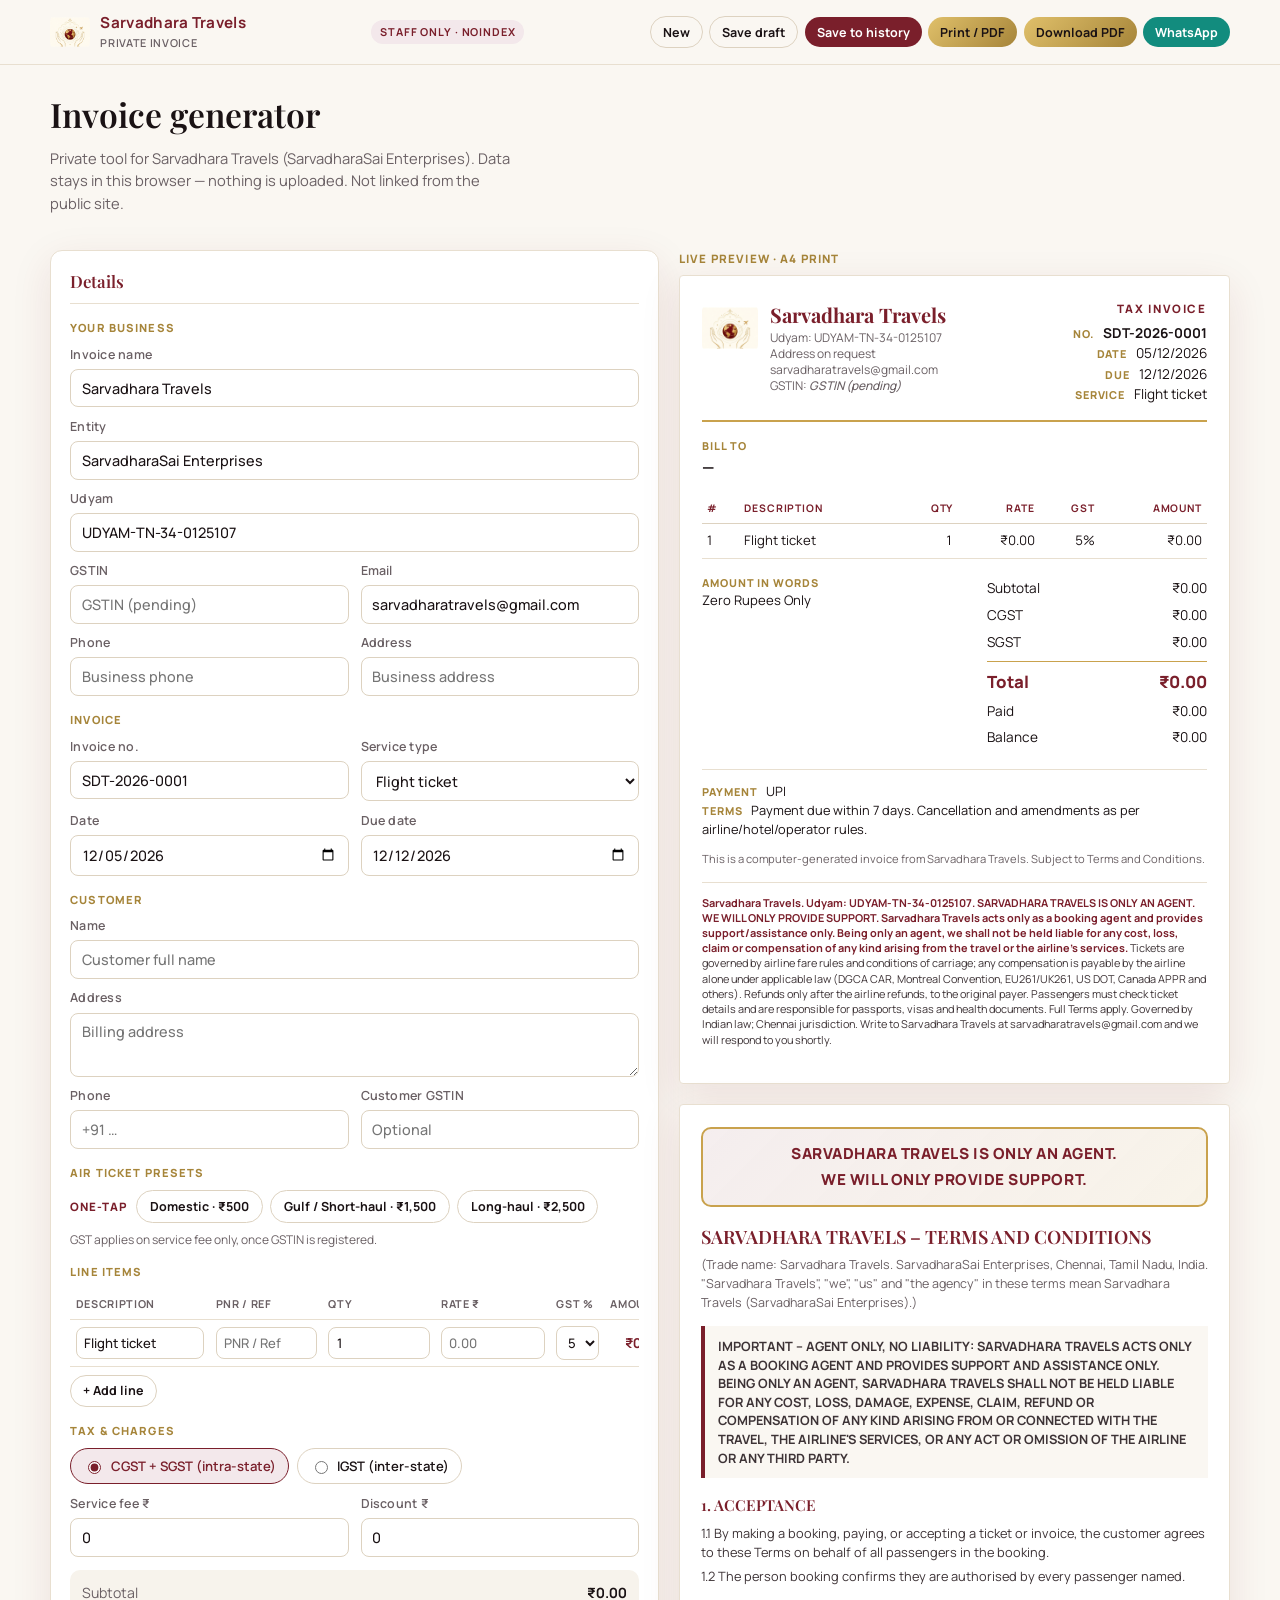
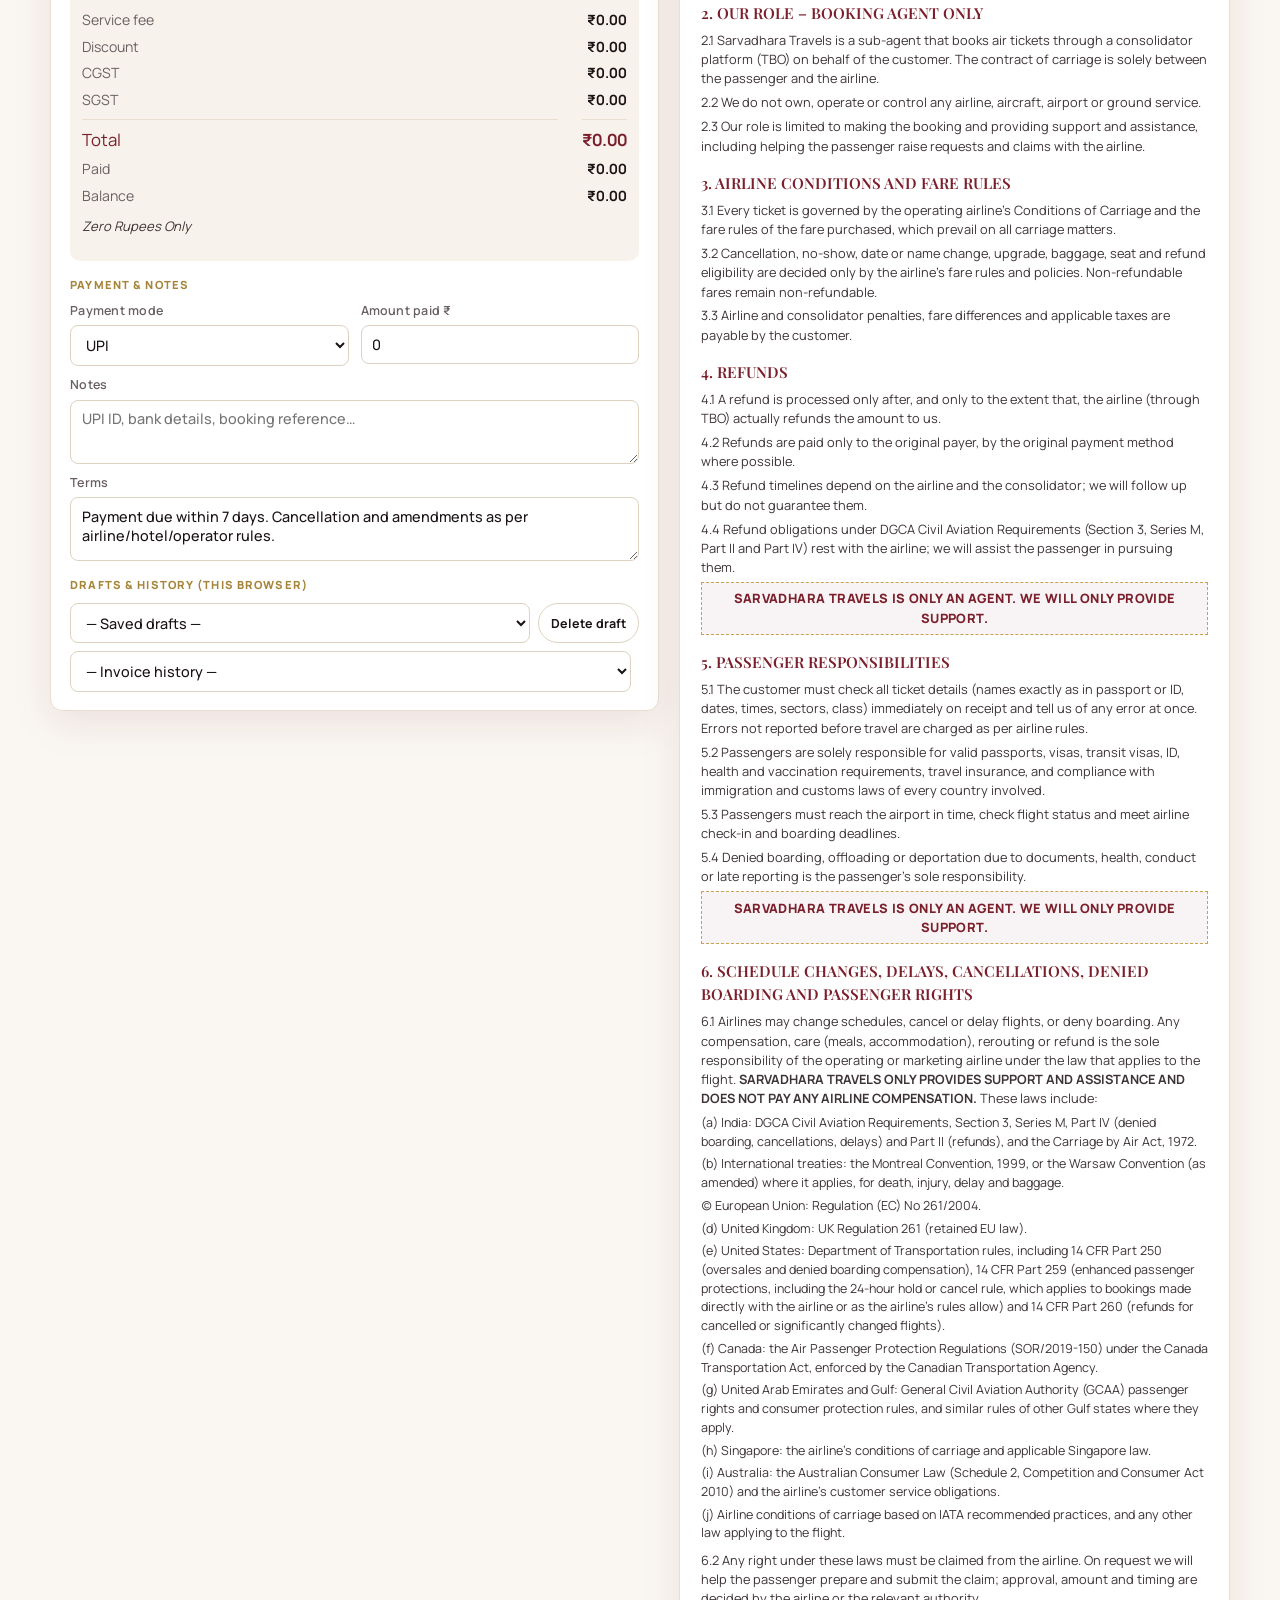
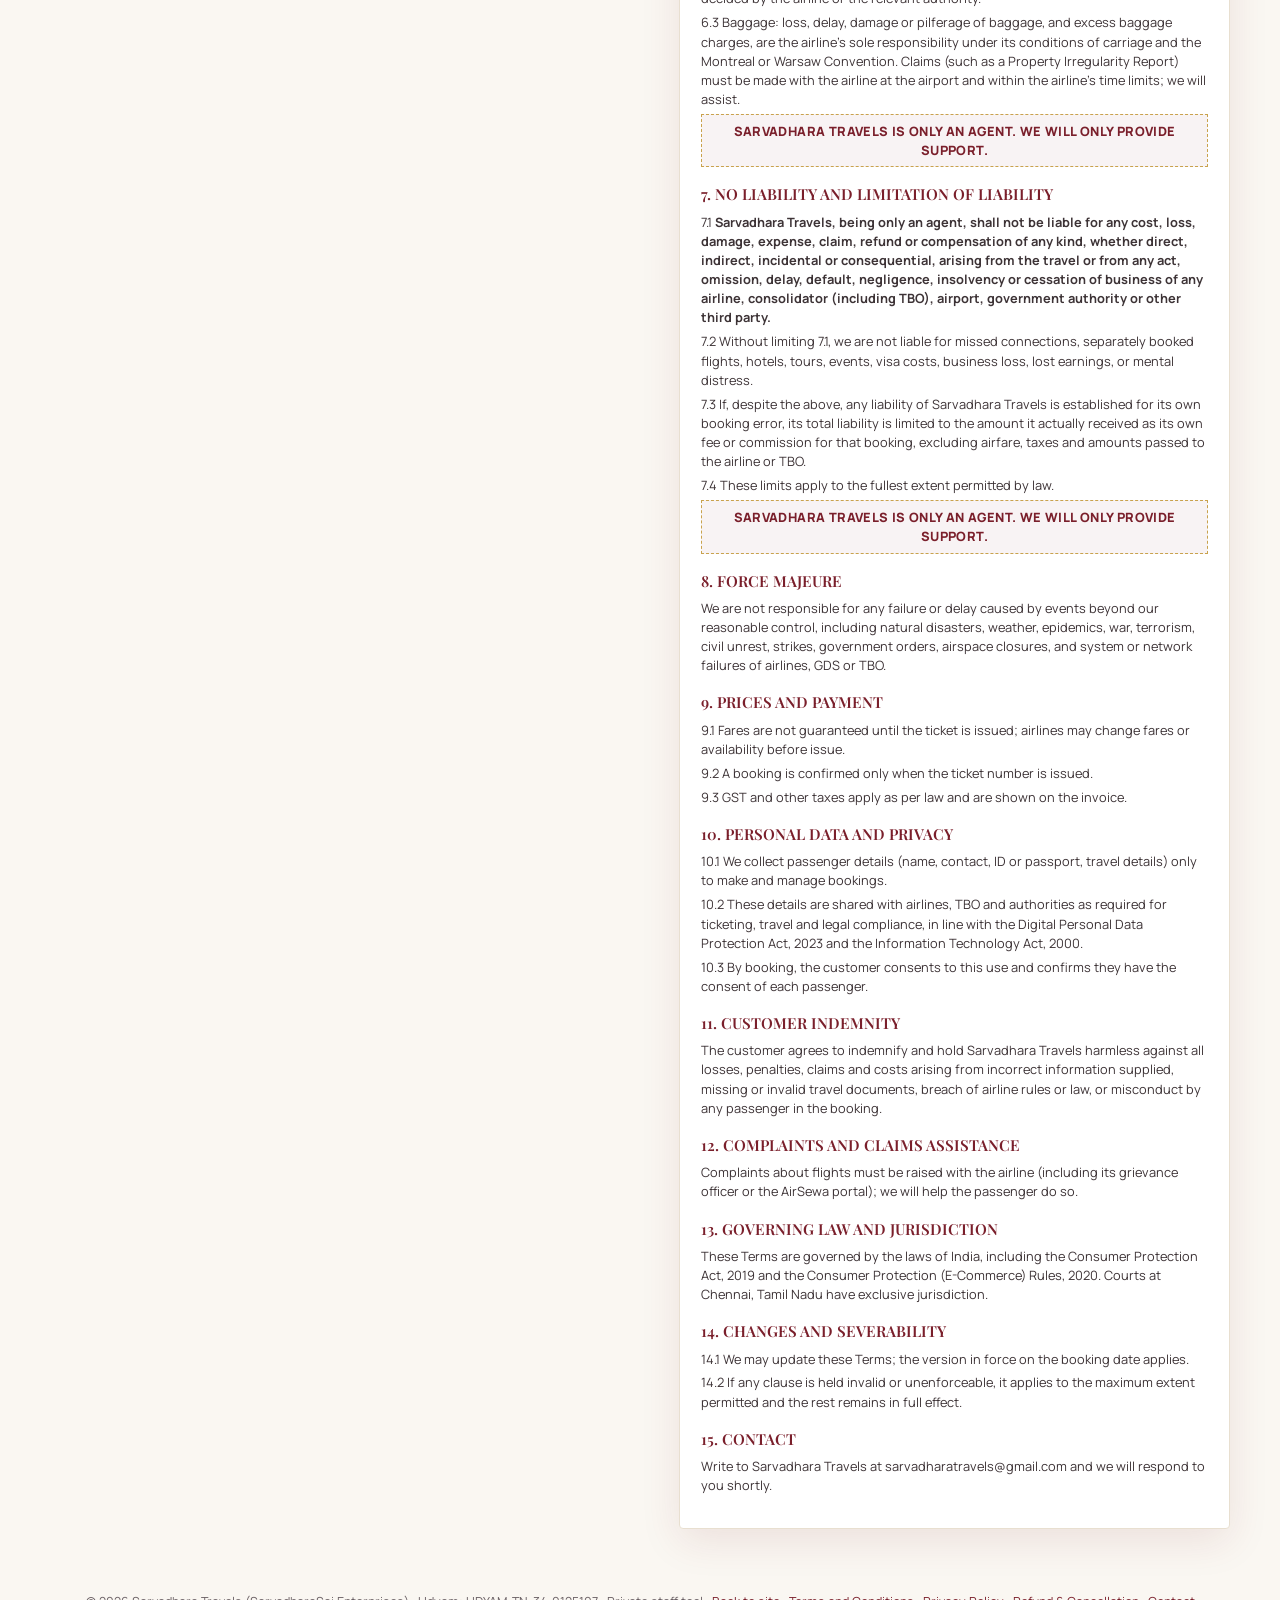
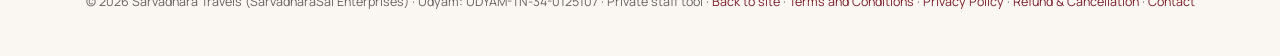
<file: invoice/index.html>
<!DOCTYPE html>
<html lang="en">
<head>
  <meta charset="UTF-8" />
  <meta name="viewport" content="width=device-width, initial-scale=1.0" />
  <meta name="robots" content="noindex, nofollow, noarchive" />
  <meta name="googlebot" content="noindex, nofollow" />
  <title>Invoice (private) | Sarvadhara Travels</title>
  <meta name="description" content="Private staff invoice tool for Sarvadhara Travels. Not for public indexing." />
  <link rel="icon" href="/favicon.ico" sizes="any" />
  <link rel="icon" type="image/png" sizes="48x48" href="/favicon-48.png" />
  <link rel="apple-touch-icon" sizes="180x180" href="/apple-touch-icon.png" />
  <meta name="theme-color" content="#7A1F2B" />
  <link rel="preconnect" href="https://fonts.googleapis.com" />
  <link rel="preconnect" href="https://fonts.gstatic.com" crossorigin />
  <link href="https://fonts.googleapis.com/css2?family=Playfair+Display:wght@500;600;700&family=Manrope:wght@400;500;600;700;800&display=swap" rel="stylesheet" />
  <style>
    :root {
      --bg: #f7f3ec;
      --bg-cream: #faf7f2;
      --maroon: #7A1F2B;
      --maroon-deep: #5c1520;
      --maroon-soft: #f3e8eb;
      --gold: #c9a24d;
      --gold-bright: #e0c06a;
      --gold-deep: #a6853a;
      --ink: #1a1214;
      --ink-soft: #3d3336;
      --muted: #6a6064;
      --line: #e8dfd0;
      --line-strong: #ddd2c0;
      --white: #ffffff;
      --radius: 12px;
      --shadow: 0 12px 40px rgba(122, 31, 43, 0.10);
      --font: "Manrope", system-ui, -apple-system, sans-serif;
      --display: "Playfair Display", Georgia, serif;
    }
    * { box-sizing: border-box; }
    html { scroll-behavior: smooth; }
    body {
      margin: 0;
      font-family: var(--font);
      color: var(--ink);
      background: var(--bg-cream);
      line-height: 1.5;
      -webkit-font-smoothing: antialiased;
    }
    a { color: var(--maroon); text-decoration: none; }
    a:hover { color: var(--gold-deep); }
    h1, h2, h3 { font-family: var(--display); font-weight: 600; margin: 0 0 0.5rem; color: var(--ink); }
    p { margin: 0 0 0.75rem; color: var(--ink-soft); }
    .wrap { width: min(100% - 2rem, 1180px); margin-inline: auto; }
    .topbar {
      position: sticky; top: 0; z-index: 40;
      background: rgba(250,247,242,0.92);
      backdrop-filter: blur(10px);
      border-bottom: 1px solid var(--line);
    }
    .topbar-inner {
      display: flex; align-items: center; gap: 1rem;
      padding: 0.75rem 0; justify-content: space-between; flex-wrap: wrap;
    }
    .brand {
      display: flex; align-items: center; gap: 0.65rem; color: inherit;
    }
    .brand img { width: 40px; height: 40px; border-radius: 10px; object-fit: cover; }
    .brand strong { display: block; font-size: 0.95rem; letter-spacing: 0.02em; color: var(--maroon); }
    .brand em { display: block; font-style: normal; font-size: 0.68rem; color: var(--muted); font-weight: 600; letter-spacing: 0.06em; text-transform: uppercase; }
    .badge-private {
      font-size: 0.68rem; font-weight: 700; letter-spacing: 0.08em; text-transform: uppercase;
      background: var(--maroon-soft); color: var(--maroon); padding: 0.25rem 0.55rem; border-radius: 999px;
    }
    .top-actions { display: flex; gap: 0.4rem; flex-wrap: wrap; align-items: center; }
    .btn {
      appearance: none; border: none; cursor: pointer;
      font-family: var(--font); font-weight: 700; font-size: 0.82rem;
      padding: 0.55rem 0.95rem; border-radius: 999px;
      transition: filter 0.15s, background 0.15s, transform 0.12s;
    }
    .btn:active { transform: scale(0.98); }
    .btn-gold { background: linear-gradient(135deg, var(--gold-bright), var(--gold-deep)); color: #1a1214; }
    .btn-maroon { background: var(--maroon); color: #fff; }
    .btn-maroon:hover { background: var(--maroon-deep); }
    .btn-ghost { background: transparent; border: 1px solid var(--line-strong); color: var(--ink); }
    .btn-ghost:hover { border-color: var(--maroon); color: var(--maroon); }
    .btn-whatsapp { background: #128C7E; color: #fff; }
    .btn-sm { padding: 0.4rem 0.75rem; font-size: 0.78rem; }
    .btn-icon {
      width: 32px; height: 32px; border-radius: 8px; border: 1px solid var(--line-strong);
      background: var(--white); cursor: pointer; font-size: 1.1rem; line-height: 1; color: var(--maroon);
    }
    .btn-icon:hover { background: var(--maroon-soft); }

    .hero-strip {
      padding: 1.5rem 0 0.5rem;
    }
    .hero-strip h1 { font-size: clamp(1.6rem, 3vw, 2.1rem); }
    .lede { color: var(--muted); font-size: 0.92rem; max-width: 52ch; }

    .layout {
      display: grid;
      grid-template-columns: minmax(0, 1.05fr) minmax(0, 0.95fr);
      gap: 1.25rem;
      padding: 1rem 0 2.5rem;
      align-items: start;
    }
    @media (max-width: 960px) {
      .layout { grid-template-columns: 1fr; }
    }

    .card {
      background: var(--white);
      border: 1px solid var(--line);
      border-radius: var(--radius);
      box-shadow: var(--shadow);
      padding: 1.15rem 1.2rem;
    }
    .card h2 {
      font-size: 1.05rem;
      margin-bottom: 0.85rem;
      padding-bottom: 0.55rem;
      border-bottom: 1px solid var(--line);
      color: var(--maroon);
    }
    .section-label {
      display: block;
      font-size: 0.7rem; font-weight: 800; letter-spacing: 0.1em; text-transform: uppercase;
      color: var(--gold-deep); margin: 1rem 0 0.55rem;
    }
    .grid {
      display: grid;
      grid-template-columns: 1fr 1fr;
      gap: 0.65rem 0.75rem;
    }
    .grid .full { grid-column: 1 / -1; }
    @media (max-width: 560px) { .grid { grid-template-columns: 1fr; } }

    label.field { display: flex; flex-direction: column; gap: 0.28rem; font-size: 0.78rem; font-weight: 600; color: var(--muted); }
    label.field span { letter-spacing: 0.02em; }
    input, select, textarea {
      font-family: var(--font); font-size: 0.9rem; font-weight: 500; color: var(--ink);
      border: 1px solid var(--line-strong); border-radius: 8px;
      padding: 0.55rem 0.65rem; background: #fff;
      width: 100%;
    }
    input:focus, select:focus, textarea:focus {
      outline: 2px solid var(--gold); outline-offset: 1px; border-color: var(--gold);
    }
    textarea { resize: vertical; min-height: 64px; }

    .tax-toggle {
      display: flex; gap: 0.5rem; flex-wrap: wrap;
    }
    .tax-toggle label {
      display: inline-flex; align-items: center; gap: 0.4rem;
      padding: 0.45rem 0.75rem; border: 1px solid var(--line-strong); border-radius: 999px;
      font-size: 0.82rem; font-weight: 600; cursor: pointer; background: #fff;
    }
    .tax-toggle input { width: auto; accent-color: var(--maroon); }
    .tax-toggle label:has(input:checked) {
      border-color: var(--maroon); background: var(--maroon-soft); color: var(--maroon);
    }

    .lines-wrap { overflow-x: auto; margin-top: 0.35rem; }
    table.lines {
      width: 100%; border-collapse: collapse; min-width: 640px; font-size: 0.85rem;
    }
    table.lines th {
      text-align: left; font-size: 0.68rem; letter-spacing: 0.06em; text-transform: uppercase;
      color: var(--muted); padding: 0.4rem 0.35rem; border-bottom: 1px solid var(--line);
    }
    table.lines td { padding: 0.35rem; vertical-align: middle; border-bottom: 1px solid var(--line); }
    table.lines input, table.lines select { padding: 0.4rem 0.45rem; font-size: 0.82rem; }
    table.lines .amt { text-align: right; font-variant-numeric: tabular-nums; white-space: nowrap; font-weight: 700; color: var(--maroon); }
    .sum-panel {
      margin-top: 0.85rem;
      display: grid; grid-template-columns: 1fr auto; gap: 0.35rem 1.5rem;
      font-size: 0.88rem; padding: 0.75rem; background: var(--bg); border-radius: 10px;
    }
    .sum-panel .label { color: var(--muted); }
    .sum-panel .val { text-align: right; font-weight: 700; font-variant-numeric: tabular-nums; }
    .sum-panel .grand { font-size: 1.05rem; color: var(--maroon); border-top: 1px solid var(--line); padding-top: 0.45rem; margin-top: 0.2rem; }
    .words { grid-column: 1 / -1; font-size: 0.82rem; color: var(--ink-soft); font-style: italic; margin-top: 0.35rem; }

    .toolbar-row {
      display: flex; flex-wrap: wrap; gap: 0.5rem; align-items: center; margin-top: 1rem;
    }
    .list-row {
      display: grid; grid-template-columns: 1fr auto; gap: 0.5rem; margin-top: 0.5rem;
    }
    .presets {
      display: flex; flex-wrap: wrap; gap: 0.45rem; align-items: center;
      margin: 0.35rem 0 0.55rem;
    }
    .presets .preset-label {
      font-size: 0.72rem; font-weight: 800; letter-spacing: 0.08em; text-transform: uppercase;
      color: var(--maroon); margin-right: 0.15rem;
    }
    .btn-preset {
      appearance: none; border: 1px solid var(--line-strong); background: #fff;
      font-family: var(--font); font-weight: 700; font-size: 0.78rem;
      padding: 0.42rem 0.8rem; border-radius: 999px; cursor: pointer; color: var(--ink);
      transition: border-color 0.15s, background 0.15s, color 0.15s;
    }
    .btn-preset:hover { border-color: var(--maroon); color: var(--maroon); background: var(--maroon-soft); }
    .btn-preset:active { transform: scale(0.98); }
    .preset-note {
      font-size: 0.75rem; color: var(--muted); margin: 0 0 0.55rem; line-height: 1.4;
    }


    /* Preview / print sheet */
    .preview-sticky { position: sticky; top: 72px; }
    .sheet {
      background: #fff;
      border: 1px solid var(--line);
      border-radius: 4px;
      padding: 1.5rem 1.4rem;
      box-shadow: var(--shadow);
      font-size: 0.88rem;
      color: var(--ink);
    }
    .sheet-head {
      display: flex; justify-content: space-between; gap: 1rem; flex-wrap: wrap;
      padding-bottom: 1rem; border-bottom: 2px solid var(--gold);
      margin-bottom: 1rem;
    }
    .sheet-brand { display: flex; gap: 0.75rem; align-items: flex-start; }
    .sheet-brand img { width: 56px; height: 56px; border-radius: 12px; object-fit: cover; }
    .sheet-brand strong { font-family: var(--display); font-size: 1.25rem; color: var(--maroon); display: block; }
    .sheet-brand .entity { font-size: 0.78rem; font-weight: 700; color: var(--gold-deep); letter-spacing: 0.04em; }
    .muted { color: var(--muted); }
    .tiny { font-size: 0.75rem; line-height: 1.35; }
    .pending { color: var(--muted); font-weight: 500; }
    .sheet-meta { text-align: right; font-size: 0.85rem; }
    .inv-label {
      font-size: 0.72rem; font-weight: 800; letter-spacing: 0.14em; color: var(--maroon);
      margin-bottom: 0.35rem;
    }
    .sheet-meta .k, .sheet-bill .k, .sheet-foot .k, .words-box .k {
      font-size: 0.68rem; font-weight: 800; letter-spacing: 0.08em; text-transform: uppercase; color: var(--gold-deep);
      margin-right: 0.35rem;
    }
    .sheet-bill { margin-bottom: 1rem; }
    .cust-name { font-weight: 700; font-size: 1rem; color: var(--ink); }
    .sheet-table { width: 100%; border-collapse: collapse; margin: 0.5rem 0 1rem; font-size: 0.82rem; }
    .sheet-table th {
      text-align: left; font-size: 0.65rem; letter-spacing: 0.08em; text-transform: uppercase;
      color: var(--maroon); border-bottom: 1px solid var(--line-strong); padding: 0.4rem 0.3rem;
    }
    .sheet-table td { padding: 0.45rem 0.3rem; border-bottom: 1px solid var(--line); vertical-align: top; }
    .sheet-table .amt { text-align: right; font-variant-numeric: tabular-nums; white-space: nowrap; }
    .sheet-totals { display: flex; gap: 1rem; justify-content: space-between; flex-wrap: wrap; }
    .words-box { flex: 1 1 200px; font-size: 0.82rem; }
    .tot-box { min-width: 220px; }
    .tot-row { display: flex; justify-content: space-between; gap: 1.5rem; padding: 0.2rem 0; font-size: 0.85rem; }
    .tot-row.grand { font-weight: 800; font-size: 1.05rem; color: var(--maroon); border-top: 1px solid var(--gold); margin-top: 0.35rem; padding-top: 0.45rem; }
    .sheet-foot { margin-top: 1.1rem; padding-top: 0.75rem; border-top: 1px solid var(--line); font-size: 0.8rem; }
    .disclaimer { margin-top: 0.75rem; font-size: 0.7rem; color: var(--muted); }

    .foot-note {
      text-align: center; padding: 1.5rem 0 2rem; font-size: 0.78rem; color: var(--muted);
    }

    .toast {
      position: fixed; bottom: 1.25rem; left: 50%; transform: translateX(-50%) translateY(120%);
      background: var(--maroon); color: #fff; padding: 0.65rem 1.1rem; border-radius: 999px;
      font-size: 0.85rem; font-weight: 600; box-shadow: var(--shadow); transition: transform 0.25s; z-index: 80;
      pointer-events: none;
    }
    .toast.show { transform: translateX(-50%) translateY(0); }




    /* T&C final page + short footer on invoice */
    .tnc-agent-banner {
      border: 2px solid var(--gold);
      background: linear-gradient(135deg, rgba(122,31,43,0.08), rgba(201,162,77,0.12));
      color: var(--maroon);
      border-radius: 10px;
      padding: 0.85rem 1rem;
      margin: 0 0 1rem;
      display: flex; flex-direction: column; gap: 0.2rem;
      text-align: center; letter-spacing: 0.04em; text-transform: uppercase;
    }
    .tnc-agent-banner strong { font-size: 0.95rem; font-weight: 800; color: var(--maroon); }
    .tnc-important {
      background: #faf7f2; border-left: 4px solid var(--maroon);
      padding: 0.7rem 0.85rem; font-size: 0.78rem; line-height: 1.45; margin: 0 0 1rem;
    }
    .tnc-agent-repeat {
      margin: 0.65rem 0 0; padding: 0.4rem 0.55rem;
      border: 1px dashed var(--gold); background: rgba(122,31,43,0.05);
      text-align: center; letter-spacing: 0.03em; text-transform: uppercase; font-size: 0.72rem;
    }
    .tnc-agent-repeat strong { color: var(--maroon); font-weight: 800; }
    .tnc-clause { margin: 0.35rem 0; font-size: 0.8rem; }
    .tnc-lettered { list-style: none; padding-left: 0; margin: 0.35rem 0 0.5rem; }
    .tnc-lettered li { margin: 0.25rem 0; font-size: 0.78rem; color: var(--ink-soft); }
    .terms-sheet {
      background: #fff; border: 1px solid var(--line); border-radius: 4px;
      padding: 1.4rem 1.3rem; box-shadow: var(--shadow); margin-top: 1.25rem;
      font-size: 0.82rem; color: var(--ink);
    }
    .terms-sheet .tnc-title {
      font-family: var(--display); font-size: 1.15rem; color: var(--maroon); margin: 0 0 0.35rem;
    }
    .terms-sheet .tnc-sub { font-size: 0.78rem; color: var(--muted); margin: 0 0 0.85rem; }
    .terms-sheet h2 { font-size: 0.95rem; color: var(--maroon); margin: 1rem 0 0.4rem; font-family: var(--display); }
    .terms-sheet section { margin-bottom: 0.65rem; }
    .terms-sheet p { margin: 0.3rem 0; color: var(--ink-soft); font-size: 0.8rem; }
    .sheet-tnc-footer {
      margin-top: 0.85rem; padding-top: 0.75rem; border-top: 1px solid var(--line);
      font-size: 0.68rem; line-height: 1.4; color: var(--muted);
    }
    .sheet-tnc-footer strong { color: var(--maroon); }

    /* Screen-only chrome */
    .no-print {}

    @media print {
      @page { size: A4; margin: 12mm; }
      body { background: #fff !important; }
      .topbar, .hero-strip, .form-col, .foot-note, .toast, .no-print, .preview-label { display: none !important; }
      .layout { display: block; padding: 0; }
      .preview-col { display: block !important; }
      .preview-sticky { position: static; }
      .sheet {
        box-shadow: none !important; border: none !important; border-radius: 0 !important;
        padding: 0 !important; width: 100%;
      }
      .terms-sheet {
        box-shadow: none !important; border: none !important; border-radius: 0 !important;
        padding: 0 !important; width: 100%;
        page-break-before: always; break-before: page;
        margin-top: 0 !important;
      }
      .sheet-tnc-footer { font-size: 0.65rem; }
      a { color: inherit; text-decoration: none; }
    }
  </style>
</head>
<body>
  <header class="topbar no-print">
    <div class="wrap topbar-inner">
      <a class="brand" href="../index.html">
        <img src="../assets/img/logo-emblem.png" alt="Sarvadhara Travels logo" width="40" height="40" />
        <span>
          <strong>Sarvadhara Travels</strong>
          <em>Private invoice</em>
        </span>
      </a>
      <span class="badge-private">Staff only · noindex</span>
      <div class="top-actions">
        <button type="button" class="btn btn-ghost btn-sm" id="btnNew">New</button>
        <button type="button" class="btn btn-ghost btn-sm" id="btnSaveDraft">Save draft</button>
        <button type="button" class="btn btn-maroon btn-sm" id="btnSaveHistory">Save to history</button>
        <button type="button" class="btn btn-gold btn-sm" id="btnPrint">Print / PDF</button>
        <button type="button" class="btn btn-gold btn-sm" id="btnPdf" title="Same as Print — choose Save as PDF">Download PDF</button>
        <button type="button" class="btn btn-whatsapp btn-sm" id="btnWhatsApp">WhatsApp</button>
      </div>
    </div>
  </header>

  <div class="wrap hero-strip no-print">
    <h1>Invoice generator</h1>
    <p class="lede">Private tool for Sarvadhara Travels (SarvadharaSai Enterprises). Data stays in this browser — nothing is uploaded. Not linked from the public site.</p>
  </div>

  <main class="wrap layout">
    <section class="form-col card no-print" aria-labelledby="formTitle">
      <h2 id="formTitle">Details</h2>

      <span class="section-label">Your business</span>
      <div class="grid">
        <label class="field full"><span>Invoice name</span>
          <input type="text" id="bizInvoiceName" value="Sarvadhara Travels" readonly aria-readonly="true" />
        </label>
        <label class="field full"><span>Entity</span>
          <input type="text" value="SarvadharaSai Enterprises" readonly aria-readonly="true" />
        </label>
        <label class="field full"><span>Udyam</span>
          <input type="text" value="UDYAM-TN-34-0125107" readonly aria-readonly="true" id="bizUdyam" />
        </label>
        <label class="field"><span>GSTIN</span>
          <input type="text" id="bizGstin" placeholder="GSTIN (pending)" autocomplete="off" maxlength="15" />
        </label>
        <label class="field"><span>Email</span>
          <input type="email" id="bizEmail" value="sarvadharatravels@gmail.com" autocomplete="email" />
        </label>
        <label class="field"><span>Phone</span>
          <input type="tel" id="bizPhone" placeholder="Business phone" autocomplete="tel" />
        </label>
        <label class="field"><span>Address</span>
          <input type="text" id="bizAddress" placeholder="Business address" autocomplete="street-address" />
        </label>
      </div>

      <span class="section-label">Invoice</span>
      <div class="grid">
        <label class="field"><span>Invoice no.</span>
          <input type="text" id="invNo" autocomplete="off" />
        </label>
        <label class="field"><span>Service type</span>
          <select id="serviceType">
            <option>Flight ticket</option>
            <option>Hotel</option>
            <option>Holiday package</option>
            <option>Car rental</option>
            <option>Visa/Passport assistance</option>
            <option>Courier</option>
            <option>Cargo</option>
            <option>Export/Import</option>
            <option>Other</option>
          </select>
        </label>
        <label class="field"><span>Date</span>
          <input type="date" id="invDate" />
        </label>
        <label class="field"><span>Due date</span>
          <input type="date" id="invDue" />
        </label>
      </div>

      <span class="section-label">Customer</span>
      <div class="grid">
        <label class="field full"><span>Name</span>
          <input type="text" id="custName" placeholder="Customer full name" autocomplete="name" />
        </label>
        <label class="field full"><span>Address</span>
          <textarea id="custAddr" rows="2" placeholder="Billing address"></textarea>
        </label>
        <label class="field"><span>Phone</span>
          <input type="tel" id="custPhone" placeholder="+91 …" autocomplete="tel" />
        </label>
        <label class="field"><span>Customer GSTIN</span>
          <input type="text" id="custGstin" placeholder="Optional" maxlength="15" />
        </label>
      </div>


      <span class="section-label">Air ticket presets</span>
      <div class="presets" role="group" aria-label="Air ticket fee presets">
        <span class="preset-label">One-tap</span>
        <button type="button" class="btn-preset" data-air-preset="domestic" id="presetDomestic">Domestic · ₹500</button>
        <button type="button" class="btn-preset" data-air-preset="gulf" id="presetGulf">Gulf / Short-haul · ₹1,500</button>
        <button type="button" class="btn-preset" data-air-preset="longhaul" id="presetLonghaul">Long-haul · ₹2,500</button>
      </div>
      <p class="preset-note">GST applies on service fee only, once GSTIN is registered.</p>

      <span class="section-label">Line items</span>
      <div class="lines-wrap">
        <table class="lines">
          <thead>
            <tr>
              <th>Description</th>
              <th>PNR / Ref</th>
              <th>Qty</th>
              <th>Rate ₹</th>
              <th>GST %</th>
              <th>Amount</th>
              <th></th>
            </tr>
          </thead>
          <tbody id="lineBody"></tbody>
        </table>
      </div>
      <button type="button" class="btn btn-ghost btn-sm" id="addLine" style="margin-top:0.5rem">+ Add line</button>

      <span class="section-label">Tax &amp; charges</span>
      <div class="tax-toggle" role="radiogroup" aria-label="GST split">
        <label><input type="radio" name="taxMode" value="cgst" checked /> CGST + SGST (intra-state)</label>
        <label><input type="radio" name="taxMode" value="igst" /> IGST (inter-state)</label>
      </div>
      <div class="grid" style="margin-top:0.65rem">
        <label class="field"><span>Service fee ₹</span>
          <input type="number" id="serviceFee" min="0" step="0.01" value="0" />
        </label>
        <label class="field"><span>Discount ₹</span>
          <input type="number" id="discount" min="0" step="0.01" value="0" />
        </label>
      </div>

      <div class="sum-panel" aria-live="polite">
        <span class="label">Subtotal</span><span class="val" id="sumSubtotal">₹0.00</span>
        <span class="label">Service fee</span><span class="val" id="sumFee">₹0.00</span>
        <span class="label">Discount</span><span class="val" id="sumDiscount">₹0.00</span>
        <span class="label" id="labCgst">CGST</span><span class="val" id="sumCgst">₹0.00</span>
        <span class="label" id="labSgst">SGST</span><span class="val" id="sumSgst">₹0.00</span>
        <span class="label" id="labIgst" hidden>IGST</span><span class="val" id="sumIgst" hidden>₹0.00</span>
        <span class="label grand">Total</span><span class="val grand" id="sumTotal">₹0.00</span>
        <span class="label">Paid</span><span class="val" id="sumPaid">₹0.00</span>
        <span class="label">Balance</span><span class="val" id="sumBalance">₹0.00</span>
        <p class="words" id="sumWords">Zero Rupees Only</p>
      </div>

      <span class="section-label">Payment &amp; notes</span>
      <div class="grid">
        <label class="field"><span>Payment mode</span>
          <select id="payMode">
            <option>Cash</option>
            <option selected>UPI</option>
            <option>Bank transfer</option>
            <option>Card</option>
            <option>Cheque</option>
            <option>Pending</option>
          </select>
        </label>
        <label class="field"><span>Amount paid ₹</span>
          <input type="number" id="amtPaid" min="0" step="0.01" value="0" />
        </label>
        <label class="field full"><span>Notes</span>
          <textarea id="invNotes" rows="2" placeholder="UPI ID, bank details, booking reference…"></textarea>
        </label>
        <label class="field full"><span>Terms</span>
          <textarea id="invTerms" rows="2"></textarea>
        </label>
      </div>

      <span class="section-label">Drafts &amp; history (this browser)</span>
      <div class="list-row">
        <select id="draftList" aria-label="Saved drafts"></select>
        <button type="button" class="btn btn-ghost btn-sm" id="btnDeleteDraft">Delete draft</button>
      </div>
      <div class="list-row">
        <select id="historyList" aria-label="Invoice history"></select>
        <span></span>
      </div>
    </section>

    <section class="preview-col" aria-labelledby="prevTitle">
      <p class="preview-label no-print" id="prevTitle" style="font-size:0.72rem;font-weight:800;letter-spacing:0.1em;text-transform:uppercase;color:var(--gold-deep);margin:0 0 0.5rem">Live preview · A4 print</p>
      <div class="preview-sticky">
        <div class="sheet" id="invoiceSheet" aria-live="polite"></div>
        <div class="sheet terms-sheet" id="invoiceTermsSheet">
<div class="tnc-agent-banner" role="note">
  <strong>SARVADHARA TRAVELS IS ONLY AN AGENT.</strong>
  <strong>WE WILL ONLY PROVIDE SUPPORT.</strong>
</div>
<h2 class="tnc-title">SARVADHARA TRAVELS – TERMS AND CONDITIONS</h2>
<p class="tnc-sub">(Trade name: Sarvadhara Travels. SarvadharaSai Enterprises, Chennai, Tamil Nadu, India. "Sarvadhara Travels", "we", "us" and "the agency" in these terms mean Sarvadhara Travels (SarvadharaSai Enterprises).)</p>
<p class="tnc-important"><strong>IMPORTANT – AGENT ONLY, NO LIABILITY: SARVADHARA TRAVELS ACTS ONLY AS A BOOKING AGENT AND PROVIDES SUPPORT AND ASSISTANCE ONLY. BEING ONLY AN AGENT, SARVADHARA TRAVELS SHALL NOT BE HELD LIABLE FOR ANY COST, LOSS, DAMAGE, EXPENSE, CLAIM, REFUND OR COMPENSATION OF ANY KIND ARISING FROM OR CONNECTED WITH THE TRAVEL, THE AIRLINE'S SERVICES, OR ANY ACT OR OMISSION OF THE AIRLINE OR ANY THIRD PARTY.</strong></p>
<section id="sec-1">
<h2>1. ACCEPTANCE</h2>
<p class="tnc-clause">1.1 By making a booking, paying, or accepting a ticket or invoice, the customer agrees to these Terms on behalf of all passengers in the booking.</p>
<p class="tnc-clause">1.2 The person booking confirms they are authorised by every passenger named.</p>
</section>
<section id="sec-2">
<h2>2. OUR ROLE – BOOKING AGENT ONLY</h2>
<p class="tnc-clause">2.1 Sarvadhara Travels is a sub-agent that books air tickets through a consolidator platform (TBO) on behalf of the customer. The contract of carriage is solely between the passenger and the airline.</p>
<p class="tnc-clause">2.2 We do not own, operate or control any airline, aircraft, airport or ground service.</p>
<p class="tnc-clause">2.3 Our role is limited to making the booking and providing support and assistance, including helping the passenger raise requests and claims with the airline.</p>
</section>
<section id="sec-3">
<h2>3. AIRLINE CONDITIONS AND FARE RULES</h2>
<p class="tnc-clause">3.1 Every ticket is governed by the operating airline's Conditions of Carriage and the fare rules of the fare purchased, which prevail on all carriage matters.</p>
<p class="tnc-clause">3.2 Cancellation, no-show, date or name change, upgrade, baggage, seat and refund eligibility are decided only by the airline's fare rules and policies. Non-refundable fares remain non-refundable.</p>
<p class="tnc-clause">3.3 Airline and consolidator penalties, fare differences and applicable taxes are payable by the customer.</p>
</section>
<section id="sec-4">
<h2>4. REFUNDS</h2>
<p class="tnc-clause">4.1 A refund is processed only after, and only to the extent that, the airline (through TBO) actually refunds the amount to us.</p>
<p class="tnc-clause">4.2 Refunds are paid only to the original payer, by the original payment method where possible.</p>
<p class="tnc-clause">4.3 Refund timelines depend on the airline and the consolidator; we will follow up but do not guarantee them.</p>
<p class="tnc-clause">4.4 Refund obligations under DGCA Civil Aviation Requirements (Section 3, Series M, Part II and Part IV) rest with the airline; we will assist the passenger in pursuing them.</p>
<p class="tnc-agent-repeat"><strong>SARVADHARA TRAVELS IS ONLY AN AGENT. WE WILL ONLY PROVIDE SUPPORT.</strong></p>
</section>
<section id="sec-5">
<h2>5. PASSENGER RESPONSIBILITIES</h2>
<p class="tnc-clause">5.1 The customer must check all ticket details (names exactly as in passport or ID, dates, times, sectors, class) immediately on receipt and tell us of any error at once. Errors not reported before travel are charged as per airline rules.</p>
<p class="tnc-clause">5.2 Passengers are solely responsible for valid passports, visas, transit visas, ID, health and vaccination requirements, travel insurance, and compliance with immigration and customs laws of every country involved.</p>
<p class="tnc-clause">5.3 Passengers must reach the airport in time, check flight status and meet airline check-in and boarding deadlines.</p>
<p class="tnc-clause">5.4 Denied boarding, offloading or deportation due to documents, health, conduct or late reporting is the passenger's sole responsibility.</p>
<p class="tnc-agent-repeat"><strong>SARVADHARA TRAVELS IS ONLY AN AGENT. WE WILL ONLY PROVIDE SUPPORT.</strong></p>
</section>
<section id="sec-6">
<h2>6. SCHEDULE CHANGES, DELAYS, CANCELLATIONS, DENIED BOARDING AND PASSENGER RIGHTS</h2>
<p class="tnc-clause">6.1 Airlines may change schedules, cancel or delay flights, or deny boarding. Any compensation, care (meals, accommodation), rerouting or refund is the sole responsibility of the operating or marketing airline under the law that applies to the flight. <strong>SARVADHARA TRAVELS ONLY PROVIDES SUPPORT AND ASSISTANCE AND DOES NOT PAY ANY AIRLINE COMPENSATION.</strong> These laws include:</p>
<ul class="tnc-lettered">
<li>(a) India: DGCA Civil Aviation Requirements, Section 3, Series M, Part IV (denied boarding, cancellations, delays) and Part II (refunds), and the Carriage by Air Act, 1972.</li>
<li>(b) International treaties: the Montreal Convention, 1999, or the Warsaw Convention (as amended) where it applies, for death, injury, delay and baggage.</li>
<li>(c) European Union: Regulation (EC) No 261/2004.</li>
<li>(d) United Kingdom: UK Regulation 261 (retained EU law).</li>
<li>(e) United States: Department of Transportation rules, including 14 CFR Part 250 (oversales and denied boarding compensation), 14 CFR Part 259 (enhanced passenger protections, including the 24-hour hold or cancel rule, which applies to bookings made directly with the airline or as the airline's rules allow) and 14 CFR Part 260 (refunds for cancelled or significantly changed flights).</li>
<li>(f) Canada: the Air Passenger Protection Regulations (SOR/2019-150) under the Canada Transportation Act, enforced by the Canadian Transportation Agency.</li>
<li>(g) United Arab Emirates and Gulf: General Civil Aviation Authority (GCAA) passenger rights and consumer protection rules, and similar rules of other Gulf states where they apply.</li>
<li>(h) Singapore: the airline's conditions of carriage and applicable Singapore law.</li>
<li>(i) Australia: the Australian Consumer Law (Schedule 2, Competition and Consumer Act 2010) and the airline's customer service obligations.</li>
<li>(j) Airline conditions of carriage based on IATA recommended practices, and any other law applying to the flight.</li>
</ul>
<p class="tnc-clause">6.2 Any right under these laws must be claimed from the airline. On request we will help the passenger prepare and submit the claim; approval, amount and timing are decided by the airline or the relevant authority.</p>
<p class="tnc-clause">6.3 Baggage: loss, delay, damage or pilferage of baggage, and excess baggage charges, are the airline's sole responsibility under its conditions of carriage and the Montreal or Warsaw Convention. Claims (such as a Property Irregularity Report) must be made with the airline at the airport and within the airline's time limits; we will assist.</p>
<p class="tnc-agent-repeat"><strong>SARVADHARA TRAVELS IS ONLY AN AGENT. WE WILL ONLY PROVIDE SUPPORT.</strong></p>
</section>
<section id="sec-7">
<h2>7. NO LIABILITY AND LIMITATION OF LIABILITY</h2>
<p class="tnc-clause">7.1 <strong>Sarvadhara Travels, being only an agent, shall not be liable for any cost, loss, damage, expense, claim, refund or compensation of any kind, whether direct, indirect, incidental or consequential, arising from the travel or from any act, omission, delay, default, negligence, insolvency or cessation of business of any airline, consolidator (including TBO), airport, government authority or other third party.</strong></p>
<p class="tnc-clause">7.2 Without limiting 7.1, we are not liable for missed connections, separately booked flights, hotels, tours, events, visa costs, business loss, lost earnings, or mental distress.</p>
<p class="tnc-clause">7.3 If, despite the above, any liability of Sarvadhara Travels is established for its own booking error, its total liability is limited to the amount it actually received as its own fee or commission for that booking, excluding airfare, taxes and amounts passed to the airline or TBO.</p>
<p class="tnc-clause">7.4 These limits apply to the fullest extent permitted by law.</p>
<p class="tnc-agent-repeat"><strong>SARVADHARA TRAVELS IS ONLY AN AGENT. WE WILL ONLY PROVIDE SUPPORT.</strong></p>
</section>
<section id="sec-8">
<h2>8. FORCE MAJEURE</h2>
<p>We are not responsible for any failure or delay caused by events beyond our reasonable control, including natural disasters, weather, epidemics, war, terrorism, civil unrest, strikes, government orders, airspace closures, and system or network failures of airlines, GDS or TBO.</p>
</section>
<section id="sec-9">
<h2>9. PRICES AND PAYMENT</h2>
<p class="tnc-clause">9.1 Fares are not guaranteed until the ticket is issued; airlines may change fares or availability before issue.</p>
<p class="tnc-clause">9.2 A booking is confirmed only when the ticket number is issued.</p>
<p class="tnc-clause">9.3 GST and other taxes apply as per law and are shown on the invoice.</p>
</section>
<section id="sec-10">
<h2>10. PERSONAL DATA AND PRIVACY</h2>
<p class="tnc-clause">10.1 We collect passenger details (name, contact, ID or passport, travel details) only to make and manage bookings.</p>
<p class="tnc-clause">10.2 These details are shared with airlines, TBO and authorities as required for ticketing, travel and legal compliance, in line with the Digital Personal Data Protection Act, 2023 and the Information Technology Act, 2000.</p>
<p class="tnc-clause">10.3 By booking, the customer consents to this use and confirms they have the consent of each passenger.</p>
</section>
<section id="sec-11">
<h2>11. CUSTOMER INDEMNITY</h2>
<p>The customer agrees to indemnify and hold Sarvadhara Travels harmless against all losses, penalties, claims and costs arising from incorrect information supplied, missing or invalid travel documents, breach of airline rules or law, or misconduct by any passenger in the booking.</p>
</section>
<section id="sec-12">
<h2>12. COMPLAINTS AND CLAIMS ASSISTANCE</h2>
<p>Complaints about flights must be raised with the airline (including its grievance officer or the AirSewa portal); we will help the passenger do so.</p>
</section>
<section id="sec-13">
<h2>13. GOVERNING LAW AND JURISDICTION</h2>
<p>These Terms are governed by the laws of India, including the Consumer Protection Act, 2019 and the Consumer Protection (E-Commerce) Rules, 2020. Courts at Chennai, Tamil Nadu have exclusive jurisdiction.</p>
</section>
<section id="sec-14">
<h2>14. CHANGES AND SEVERABILITY</h2>
<p class="tnc-clause">14.1 We may update these Terms; the version in force on the booking date applies.</p>
<p class="tnc-clause">14.2 If any clause is held invalid or unenforceable, it applies to the maximum extent permitted and the rest remains in full effect.</p>
</section>
<section id="sec-15">
<h2>15. CONTACT</h2>
<p>Write to Sarvadhara Travels at sarvadharatravels@gmail.com and we will respond to you shortly.</p>
</section>
        </div>
      </div>
    </section>
  </main>

  <p class="foot-note no-print">© <span id="year"></span> Sarvadhara Travels (SarvadharaSai Enterprises) · Udyam: UDYAM-TN-34-0125107 · Private staff tool · <a href="../index.html">Back to site</a> · <a href="../terms.html">Terms and Conditions</a> · <a href="../privacy.html">Privacy Policy</a> · <a href="../refund.html">Refund &amp; Cancellation</a> · <a href="../contact.html">Contact</a></p>

  <script src="../assets/invoice-page.js?v=3" defer></script>
</body>
</html>
</file>
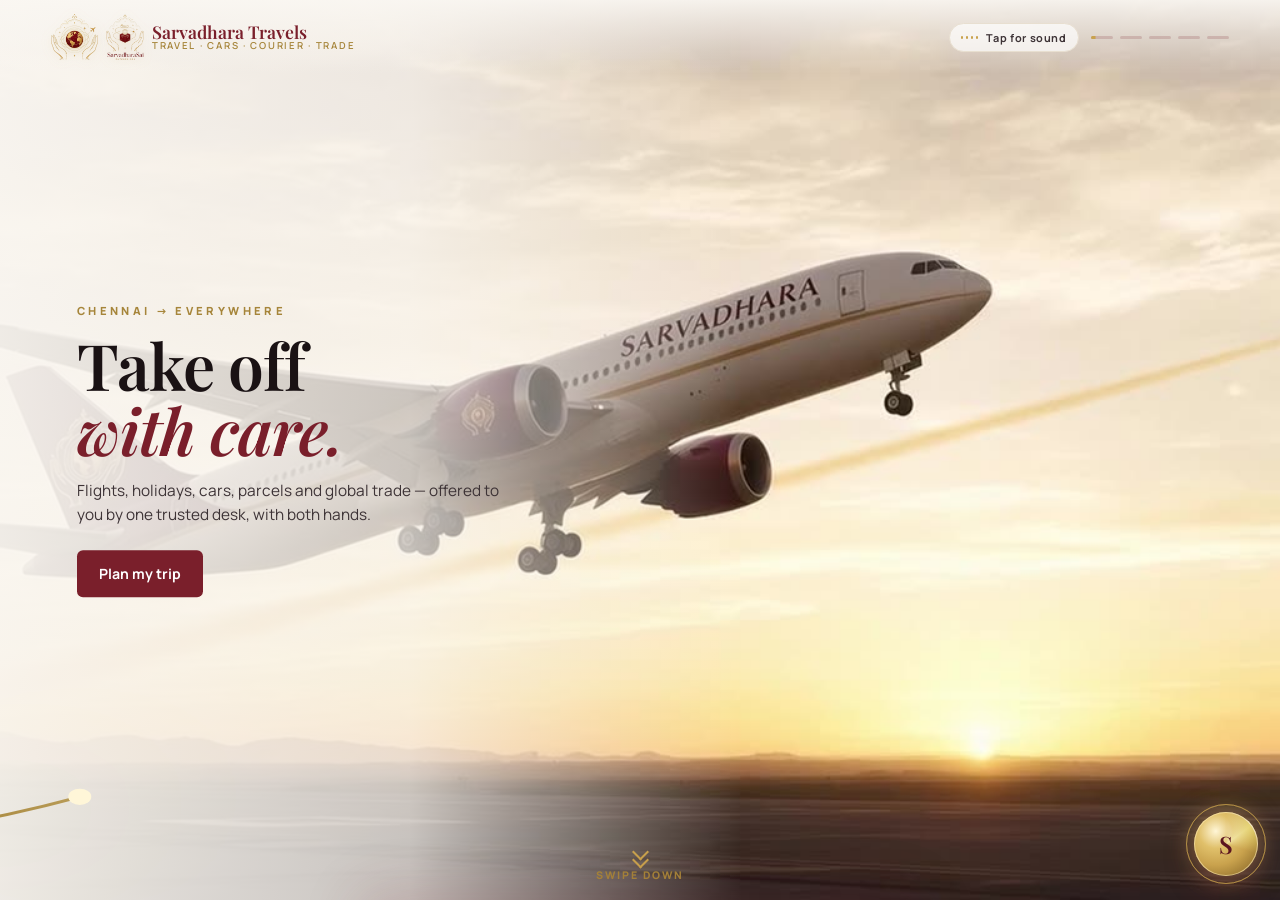
<file: preview/index.html>
<!doctype html><html lang="en"><head><meta charset="utf-8"><meta name="viewport" content="width=device-width,initial-scale=1,viewport-fit=cover"><meta name="robots" content="noindex">
<title>Sarvadhara Travels · Preview</title>
<link rel="preconnect" href="https://fonts.googleapis.com"><link rel="preconnect" href="https://fonts.gstatic.com" crossorigin>
<link href="https://fonts.googleapis.com/css2?family=Playfair+Display:ital,wght@0,500;0,600;0,700;1,500;1,600&family=Manrope:wght@400;500;600;700;800&display=swap" rel="stylesheet">
<link rel="stylesheet" href="../3d/sarathi.css">
<style>
:root{--cream:#faf7f2;--maroon:#7A1F2B;--maroon-deep:#5c1520;--gold:#c9a24d;--gold-bright:#e0c06a;--gold-deep:#a6853a;--ink:#1a1214;--ink-soft:#3d3336;--muted:#6a6064;--line:#e8dfd0;--font:"Manrope",system-ui,sans-serif;--display:"Playfair Display",Georgia,serif}
*{box-sizing:border-box;margin:0;padding:0}html,body{height:100%;overflow:hidden;background:var(--cream);font-family:var(--font);color:var(--ink);-webkit-font-smoothing:antialiased}
body.free{overflow:auto}
.snd{display:inline-flex;align-items:center;gap:3px;background:rgba(255,255,255,.7);border:1px solid var(--line);border-radius:30px;padding:6px 11px;font:700 .68rem var(--font);color:var(--ink-soft);cursor:pointer;letter-spacing:.06em}.snd i{width:2px;height:10px;background:var(--gold);border-radius:2px;animation:eq 1s ease-in-out infinite}.snd i:nth-child(2){animation-delay:.2s}.snd i:nth-child(3){animation-delay:.4s}.snd span{margin-left:5px;white-space:nowrap}@media(max-width:820px){.snd{padding:6px 9px;font-size:.62rem}.brand span{font-size:1rem}}.snd.off i,.snd.wait i{animation:none;height:3px}@keyframes eq{50%{transform:scaleY(.3)}}
nav{position:fixed;top:0;left:0;right:0;z-index:30;display:flex;align-items:center;justify-content:space-between;padding:14px 4vw;background:linear-gradient(180deg,rgba(250,247,242,.92),rgba(250,247,242,0))}
.brand{display:flex;align-items:center;gap:8px;text-decoration:none}.brand img{height:46px;width:auto;filter:drop-shadow(0 1px 6px rgba(201,162,77,.35))}.brand span{font-family:var(--display);font-weight:600;font-size:1.1rem;color:var(--maroon);line-height:1.1}.brand small{display:block;font-family:var(--font);font-size:.6rem;letter-spacing:.18em;color:var(--gold-deep);text-transform:uppercase}
.dots{display:flex;gap:7px}.dots i{width:22px;height:3px;border-radius:2px;background:rgba(122,31,43,.18);overflow:hidden;position:relative}.dots i b{position:absolute;inset:0;background:var(--gold);transform:scaleX(0);transform-origin:left}
#reel{position:fixed;inset:0;overflow:hidden}
.sc{position:absolute;inset:0;opacity:0;visibility:hidden;transition:opacity 1.1s ease,visibility 0s 1.1s}
.sc.on{opacity:1;visibility:visible;transition:opacity 1.1s ease}
.sc video{position:absolute;inset:0;width:100%;height:100%;object-fit:cover;transform:scale(1.08);transition:transform 9s linear,clip-path 1.2s cubic-bezier(.7,0,.2,1);clip-path:circle(0% at var(--cx,50%) var(--cy,50%))}
.sc.on video{transform:scale(1);clip-path:circle(150% at var(--cx,50%) var(--cy,50%))}
.sc .veil{position:absolute;inset:0;background:linear-gradient(90deg,rgba(250,247,242,.94) 0%,rgba(250,247,242,.75) 32%,rgba(250,247,242,0) 58%)}
.copy{position:absolute;left:6vw;top:50%;transform:translateY(-50%);max-width:520px;z-index:2}
.eyebrow{font-size:.7rem;letter-spacing:.3em;text-transform:uppercase;color:var(--gold-deep);font-weight:800;margin-bottom:14px}
h1,h2{font-family:var(--display);font-weight:600;line-height:1.02;letter-spacing:-.015em;font-size:clamp(2.3rem,5vw,4.6rem)}h1 em,h2 em{font-style:italic;color:var(--maroon);display:block}
.w{display:inline-block;opacity:0;transform:translateY(.6em) rotate(3deg);filter:blur(6px)}
.sc.on .w{animation:wIn .9s cubic-bezier(.2,.8,.2,1) forwards;animation-delay:calc(.5s + var(--i)*.09s)}
@keyframes wIn{to{opacity:1;transform:none;filter:none}}
.lead{font-size:clamp(.95rem,1.2vw,1.08rem);line-height:1.6;color:var(--ink-soft);margin-top:16px;max-width:440px;opacity:0;transition:opacity .8s 1.3s}.sc.on .lead{opacity:1}
.cta{display:inline-flex;margin-top:22px;padding:14px 22px;border-radius:6px;background:var(--maroon);color:#fff;font-weight:700;font-size:.88rem;text-decoration:none;opacity:0;transition:opacity .8s 1.6s}.sc.on .cta{opacity:1}
#thread{position:fixed;inset:0;z-index:5;pointer-events:none;width:100%;height:100%}
#thread path{fill:none;stroke:url(#gg);stroke-width:.32;stroke-linecap:round;filter:drop-shadow(0 0 6px rgba(224,192,106,.9))}
#spark{fill:#fff6d8;filter:drop-shadow(0 0 10px #e0c06a) drop-shadow(0 0 22px #c9a24d)}
.fin .veil{background:radial-gradient(60% 50% at 50% 50%,rgba(250,247,242,0),rgba(250,247,242,.6))}
.fin .copy{left:0;right:0;top:auto;bottom:9vh;transform:none;margin:auto;text-align:center;max-width:none}
.fin-name{font-family:var(--display);font-size:clamp(3rem,8vw,6.4rem);font-weight:600;background:linear-gradient(100deg,#7A1F2B,#8a5a2b 40%,#e0c06a 50%,#8a5a2b 60%,#7A1F2B);background-size:250% 100%;text-shadow:none;filter:drop-shadow(0 2px 10px rgba(250,247,242,.9));-webkit-background-clip:text;background-clip:text;color:transparent;animation:sh 4s linear infinite}@keyframes sh{to{background-position:-250% 0}}
.fin-mean{display:flex;justify-content:center;gap:28px;color:var(--ink-soft);letter-spacing:.06em}.fin-mean b{font-family:var(--display);font-style:italic;color:var(--maroon);font-size:1.25rem}
.lq{margin-top:18px;background:rgba(255,255,255,.88);backdrop-filter:blur(8px);border:1px solid var(--gold);border-radius:12px;padding:12px;max-width:420px;opacity:0;transition:opacity .8s 1.8s}.sc.on .lq{opacity:1}
.lq-row{display:grid;grid-template-columns:1fr 1fr .8fr;gap:8px}.lq label span{display:block;font-size:.58rem;letter-spacing:.12em;text-transform:uppercase;color:var(--muted);font-weight:800}
.lq input{width:100%;border:0;border-bottom:1px solid var(--line);background:transparent;font:700 .95rem var(--font);padding:4px 0;outline:none}.lq input:focus{border-color:var(--gold)}
.lq-go{width:100%;margin-top:10px;padding:11px;border:0;border-radius:6px;background:var(--maroon);color:#fff;font:700 .86rem var(--font);cursor:pointer}
.lq-msg{font-size:.74rem;color:var(--muted);margin-top:8px}.lq-list{list-style:none;max-height:170px;overflow:auto}.lq-list li{display:flex;justify-content:space-between;gap:8px;align-items:center;padding:7px 0;border-top:1px solid var(--line);font-size:.8rem}.lq-list b{font-family:var(--display);color:var(--maroon);font-size:1.05rem}.lq-list a{color:var(--maroon);font-weight:800;text-decoration:none;white-space:nowrap}
.swipehint{position:fixed;left:50%;bottom:18px;transform:translateX(-50%);z-index:20;display:flex;flex-direction:column;align-items:center;gap:2px;font-size:.66rem;letter-spacing:.18em;text-transform:uppercase;color:var(--gold-deep);font-weight:800;transition:opacity .6s;pointer-events:none}
.swipehint i{width:12px;height:12px;border-right:2px solid var(--gold);border-bottom:2px solid var(--gold);transform:rotate(45deg);animation:ch 1.6s infinite}.swipehint i+i{animation-delay:.2s;margin-top:-6px}@keyframes ch{0%,100%{opacity:.2}50%{opacity:1}}
body.end .swipehint{opacity:0}@media(max-width:820px){body.s3 .swipehint{opacity:0}}
footer{position:fixed;left:0;right:0;bottom:0;z-index:25;background:#1a1214;color:#e8dccb;padding:26px 6vw 30px;transform:translateY(100%);transition:transform .9s cubic-bezier(.7,0,.2,1);display:flex;flex-wrap:wrap;gap:16px 40px;align-items:center;font-size:.86rem}
body.foot footer{transform:none}footer b{font-family:var(--display);font-size:1.3rem;color:var(--gold-bright);font-weight:600}footer a{color:var(--gold-bright);font-weight:700;text-decoration:none;margin-right:16px}
footer form{display:flex;flex-wrap:wrap;gap:8px;flex-basis:100%}footer input{flex:1 1 160px;background:#2a1f21;border:1px solid #5c4841;border-radius:6px;padding:11px;color:#fff;font:500 .86rem var(--font)}footer button{padding:11px 20px;border:0;border-radius:6px;background:var(--maroon);color:#fff;font:700 .86rem var(--font)}
.fin .copy{background:radial-gradient(50% 60% at 50% 60%,rgba(250,247,242,.85),rgba(250,247,242,0));padding:30px 0 10px}.fin-tag{font-family:var(--display);font-size:clamp(1.4rem,2.8vw,2.2rem);margin:10px 0 2px;color:var(--maroon)}.fin-tag em{font-style:italic}
.fin-note{font-size:.68rem;letter-spacing:.22em;text-transform:uppercase;color:var(--muted);font-weight:700}.fin-brands{margin-top:8px;font-weight:800;letter-spacing:.16em;text-transform:uppercase;font-size:.72rem;color:var(--gold-deep)}
.fin-personal{font-family:var(--display);font-style:italic;font-size:1.05rem;color:var(--ink-soft);margin-top:6px}
.fc{opacity:0;transform:translateY(12px);filter:blur(4px)}.sc.on .fc{animation:wIn 1.1s cubic-bezier(.2,.8,.2,1) forwards}.sc.on .fin-tag{animation-delay:1.2s}.sc.on .fin-note{animation-delay:2s}.sc.on .fin-brands{animation-delay:2.7s}.sc.on .fin-personal{animation-delay:3.4s}.sc.on .bk{animation:wIn 1s 4s both}
@media(max-width:820px){.fin-tag{font-size:1.35rem;margin-top:6px}.fin-note{font-size:.56rem}.fin-brands{font-size:.58rem;letter-spacing:.1em;margin-top:5px}.fin-personal{font-size:.92rem;margin-top:3px}.fin-name{font-size:2.6rem}.fin-mean{font-size:.9rem}}
.bk{margin:18px auto 0;max-width:760px;pointer-events:auto}.bk-t{font-size:.66rem;letter-spacing:.28em;text-transform:uppercase;color:var(--gold-deep);font-weight:800;margin-bottom:10px}
.bk-chips{display:flex;flex-wrap:wrap;justify-content:center;gap:8px}.bk-chips button{border:1px solid var(--gold);background:rgba(255,255,255,.82);backdrop-filter:blur(6px);color:var(--maroon);font:700 .8rem var(--font);padding:10px 15px;border-radius:40px;cursor:pointer;transition:.25s}.bk-chips button:hover,.bk-chips button.on{background:var(--maroon);color:#fff;border-color:var(--maroon)}
.bk-sheet{position:fixed;left:50%;bottom:0;transform:translate(-50%,105%);width:min(560px,100%);z-index:28;background:#fffdf8;border:1px solid var(--gold);border-bottom:0;border-radius:18px 18px 0 0;box-shadow:0 -20px 60px rgba(122,31,43,.18);padding:20px 20px 24px;transition:transform .55s cubic-bezier(.2,.8,.2,1);text-align:left}
body.bk-open .bk-sheet{transform:translate(-50%,0)}@media(max-width:820px){.bk-sheet{padding-bottom:74px}}.bk-sheet h3{font-family:var(--display);color:var(--maroon);font-size:1.5rem;font-weight:600;margin-bottom:12px}.bk-x{position:absolute;right:14px;top:12px;border:0;background:none;font-size:1.5rem;color:var(--muted);cursor:pointer}
.bk-g{display:grid;grid-template-columns:1fr 1fr;gap:10px}.bk-g label{font-size:.6rem;letter-spacing:.12em;text-transform:uppercase;color:var(--muted);font-weight:800}.bk-g input,.bk-g select{display:block;width:100%;margin-top:3px;border:0;border-bottom:1px solid var(--line);background:transparent;font:600 .92rem var(--font);color:var(--ink);padding:6px 0;outline:none}.bk-g input:focus{border-color:var(--gold)}.bk-g .w2{grid-column:1/-1}
.bk-send{width:100%;margin-top:16px;padding:13px;border:0;border-radius:6px;background:var(--maroon);color:#fff;font:700 .9rem var(--font);cursor:pointer}.bk-sheet{max-height:min(92dvh,100%);overflow:auto}.bk-note{font-size:.72rem;color:var(--muted);margin-top:8px;text-align:center;line-height:1.55;max-width:100%}.bk-note a{color:var(--maroon);font-weight:700}
@media(max-width:820px){.fin .copy{bottom:64px}.fin-name{font-size:2.9rem}.bk{margin-top:12px}.bk-chips button{font-size:.72rem;padding:8px 11px}.fin .lead{display:none}}
@media (max-width:820px){.sc .veil{background:linear-gradient(0deg,rgba(250,247,242,.97) 0%,rgba(250,247,242,.88) 38%,rgba(250,247,242,0) 62%)}
.copy{top:auto;bottom:70px;transform:none;left:5vw;right:5vw}h1,h2{font-size:2.15rem}.lead{font-size:.9rem;margin-top:10px}.cta{margin-top:12px}
.has-q .lead{display:none}.lq{margin-top:10px;padding:10px}.lq-list{max-height:130px}.brand img+img,.brand small{display:none}.dots i{width:12px}}
</style></head><body>
<nav><a class="brand" href="../"><img src="../3d/img/logo-emblem-t.png" alt="Sarvadhara Travels"><img src="../3d/img/enterprises-logo-t.png" alt="SarvadharaSai Enterprises"><span>Sarvadhara Travels<small>Travel · Cars · Courier · Trade</small></span></a><div style="display:flex;align-items:center;gap:12px"><button class="snd" id="snd" aria-pressed="true"><i></i><i></i><i></i><i></i><span>Sound on</span></button><div class="dots" id="dots"></div></div></nav>
<svg id="thread" viewBox="0 0 100 100" preserveAspectRatio="none" aria-hidden="true"><defs><linearGradient id="gg" x1="0" x2="1"><stop offset="0" stop-color="#a6853a"/><stop offset=".5" stop-color="#fff3cf"/><stop offset="1" stop-color="#c9a24d"/></linearGradient></defs><path id="tp" d=""/><circle id="spark" r="0.9"/></svg>
<main id="reel">
<section class="sc" data-v="scene1-flight" data-t="M-5 92 C 25 85, 55 60, 105 8"><video muted playsinline preload="none"></video><div class="veil"></div><div class="copy"><p class="eyebrow">Chennai → Everywhere</p><h1>Take off <em>with care.</em></h1><p class="lead">Flights, holidays, cars, parcels and global trade — offered to you by one trusted desk, with both hands.</p><a class="cta" href="https://wa.me/919940299543">Plan my trip</a></div></section>
<section class="sc" data-v="scene2-car" data-t="M105 8 C 80 40, 40 70, -5 78"><video muted playsinline preload="none"></video><div class="veil"></div><div class="copy"><p class="eyebrow">02 · Sarvadhara Car Rentals</p><h2>Land. Drive. <em>Arrive in style.</em></h2><p class="lead">Airport pickups, outstation trips and temple tours — clean cars, courteous drivers, the route already planned.</p><a class="cta" href="https://wa.me/919940299543">Book a car</a></div></section>
<section class="sc" data-v="scene3-courier" data-t="M-5 78 C 30 70, 60 30, 70 45 C 80 60, 55 70, 60 50 C 66 30, 90 30, 105 40"><video muted playsinline preload="none"></video><div class="veil"></div><div class="copy"><p class="eyebrow">03 · SarvadharaSai Courier &amp; Cargo</p><h2>Sealed with care. <em>Delivered to the door.</em></h2><p class="lead">All top carriers in one place. Live prices in seconds, pickup from your door, tracking every kilometre.</p>
<form class="lq" id="liveQuote" novalidate autocomplete="off"><div class="lq-row"><label><span>From PIN</span><input id="lqFrom" inputmode="numeric" maxlength="6" placeholder="600001" required></label><label><span>To PIN</span><input id="lqTo" inputmode="numeric" maxlength="6" placeholder="110001" required></label><label><span>Kg</span><input id="lqKg" type="number" min="0.1" step="0.1" value="1" required></label></div><button class="lq-go" type="submit">Get live quote</button><p class="lq-msg" id="lqMsg" aria-live="polite">Live prices from top carriers, in seconds.</p><ol class="lq-list" id="lqList"></ol></form></div></section>
<section class="sc" data-v="scene4-ship" data-t="M105 40 C 85 55, 75 62, 60 60 S 35 70, 25 66 S 5 72, -5 70"><video muted playsinline preload="none"></video><div class="veil"></div><div class="copy"><p class="eyebrow">04 · SarvadharaSai Export · Import</p><h2>From Indian hands <em>to the world's shelves.</em></h2><p class="lead">Sourcing, documentation and freight for growing brands — spices, textiles and handicrafts, lifted onto the world stage.</p><a class="cta" href="https://wa.me/919940299543">Talk trade</a></div></section>
<section class="sc fin" data-v="scene5-ending" data-t="M-5 70 C 20 75, 35 60, 50 42 C 65 60, 80 75, 105 70 M50 42 m-9 0 a9 9 0 1 0 18 0 a9 9 0 1 0 -18 0"><video muted playsinline preload="none"></video><div class="veil"></div><div class="copy"><h2 class="fin-name">Sarvadhara</h2><div class="fin-mean"><span><b>Sarva</b> · all</span><span><b>Dhara</b> · held</span></div><p class="fc fin-tag"><em>Holding all your journeys.</em></p><p class="fc fin-note">A meaning inspired by our name.</p><p class="fc fin-brands">Sarvadhara Travels · SarvadharaSai Enterprises</p><p class="fc fin-personal">Your next journey is in good hands.</p><div class="bk"><p class="bk-t">Book with us · choose a service</p><div class="bk-chips" id="bkChips"><button data-k="flight">✈ Flights</button><button data-k="holiday">🌴 Holidays &amp; Tours</button><button data-k="hotel">🏨 Hotels</button><button data-k="car">🚘 Car Rental</button><button data-k="visa">🛂 Passport &amp; Visa</button><button data-k="courier">📦 Courier</button><button data-k="trade">🚢 Export · Import</button></div></div></div></section>
</main>
<div class="bk-sheet" id="bkSheet" role="dialog" aria-label="Booking"><button class="bk-x" id="bkX" aria-label="Close">×</button><h3 id="bkH">Book</h3><form id="bkF" action="https://formsubmit.co/sarvadharatravels@gmail.com" method="POST"><input type="hidden" name="_subject" id="bkSub" value="New booking request - Sarvadhara"><input type="hidden" name="_captcha" value="false"><input type="hidden" name="_template" value="table"><input type="hidden" name="service" id="bkSvc"><input type="text" name="_honey" style="display:none" tabindex="-1" autocomplete="off"><div class="bk-g" id="bkG"></div><div class="bk-g" style="margin-top:10px"><label>Your name<input name="name" required autocomplete="name"></label><label>Phone / WhatsApp<input name="phone" type="tel" required autocomplete="tel"></label></div><button class="bk-send" type="submit">Send booking request</button><p class="bk-note">Our desk confirms the best price on WhatsApp or a call · <a href="https://wa.me/919940299543">WhatsApp now</a></p>
<p class="bk-note">When you book a ticket, enter names exactly as on the passport or government ID, and check the airline’s policy on long surnames and first names. These <a href="../terms.html#sec-names">Terms and Conditions</a> include this requirement.</p></form></div>
<script>
(()=>{const F={flight:['Flight booking',[['From','from','Chennai'],['To','to','Dubai'],['Travel date','date','','date'],['Passengers','passengers','1','number']]],
holiday:['Holidays & Tours',[['Destination','tour_destination','Kerala, Dubai, Singapore…','','w2'],['Start date','tour_start','','date'],['Travellers','tour_pax','2','number']]],
hotel:['Hotel booking',[['City / hotel','hotel_city','Where to stay','','w2'],['Check-in','checkin','','date'],['Nights','nights','2','number'],['Guests','guests','2','number'],['Rooms','rooms','1','number']]],
car:['Car rental',[['Pickup','pickup','Chennai Airport'],['Drop','drop','Destination'],['Date','date','','date'],['Car type','car_type','Sedan / SUV / Innova']]],
visa:['Passport & Visa assistance',[['Service','doc_service','Visa for UAE, passport renewal…','','w2'],['Applicants','doc_applicants','1','number'],['City','doc_city','Chennai']]],
trade:['Export · Import enquiry',[['Product','trade_product','Spices, textiles…','','w2'],['Destination country','trade_destination','UAE, USA…'],['Quantity','trade_qty','e.g. 500 kg']]]};
const $=i=>document.getElementById(i),B=document.body;
document.getElementById('bkChips').addEventListener('click',e=>{const b=e.target.closest('button');if(!b)return;const k=b.dataset.k;
 if(k==='courier'){location.href='../courier.html#book';return}if(k==='trade'&&false)return;
 document.querySelectorAll('#bkChips button').forEach(x=>x.classList.toggle('on',x===b));const [t,fs]=F[k];$('bkH').textContent=t;$('bkSvc').value=t;$('bkSub').value='New booking request - '+t;
 $('bkG').innerHTML=fs.map(([l,n,ph,ty,c])=>'<label'+(c?' class="'+c+'"':'')+'>'+l+'<input name="'+n+'" '+(ty?'type="'+ty+'" ':'')+(ty==='number'?'min="1" value="'+ph+'"':'placeholder="'+ph+'"')+'></label>').join('');
 B.classList.add('bk-open')});
$('bkX').addEventListener('click',()=>{B.classList.remove('bk-open');document.querySelectorAll('#bkChips button').forEach(x=>x.classList.remove('on'))});
})();
</script>
<div class="swipehint" id="hint"><i></i><i></i><span>Swipe down</span></div>
<footer id="foot"><div><b>Every journey starts with a hello.</b><p>Flights, car rentals, parcels or global trade — tell our desk what you have in mind.</p></div><div><a href="tel:+919940299543">Call +91 99402 99543</a><a href="https://wa.me/919940299543">WhatsApp</a><a href="mailto:sarvadharatravels@gmail.com">Email</a><a href="../terms.html">Terms</a><a href="../privacy.html">Privacy</a><a href="../refund.html">Refund &amp; Cancellation</a><a href="../contact.html">Contact</a></div>
<form action="https://formsubmit.co/sarvadharatravels@gmail.com" method="POST"><input type="hidden" name="_subject" value="New enquiry - Sarvadhara Travels"><input type="hidden" name="_captcha" value="false"><input type="hidden" name="_template" value="table"><input type="hidden" name="enquiry_type" value="Homepage enquiry"><input name="name" placeholder="Your name" required><input name="phone" type="tel" placeholder="Phone / WhatsApp" required><input name="message" placeholder="Flights, car, courier or trade?"><button type="submit">Send enquiry</button></form></footer>
<script>
(()=>{const S=[...document.querySelectorAll('.sc')],N=S.length,dots=document.getElementById('dots'),tp=document.getElementById('tp'),sp=document.getElementById('spark'),B=document.body;
const mob=matchMedia('(max-aspect-ratio:1/1)').matches,suf=mob?'-mobile.mp4':'-web.mp4';
S.forEach((s,i)=>{dots.insertAdjacentHTML('beforeend','<i><b></b></i>');s.querySelectorAll('h1,h2:not(.fin-name)').forEach(h=>{let k=0;const wrap=n=>{[...n.childNodes].forEach(c=>{if(c.nodeType==3){const f=document.createDocumentFragment();c.textContent.split(/(\s+)/).forEach(t=>{if(!t.trim()){f.append(t);return}const w=document.createElement('span');w.className='w';w.style.setProperty('--i',k++);w.textContent=t;f.append(w)});c.replaceWith(f)}else wrap(c)})};wrap(h)});
 const v=s.querySelector('video');v.poster='media/'+s.dataset.v+'-poster.jpg';v.addEventListener('ended',()=>{if(cur===i)auto()})});
const bars=[...dots.querySelectorAll('b')];let cur=-1,lock=0,raf=0,foot=false;
const load=i=>{const v=S[i]&&S[i].querySelector('video');if(v&&!v.src){v.src='media/'+S[i].dataset.v+suf;v.preload='auto';v.load()}};
function draw(i){cancelAnimationFrame(raf);tp.setAttribute('d',S[i].dataset.t);const L=tp.getTotalLength();tp.style.strokeDasharray=L;const v=S[i].querySelector('video'),t0=performance.now();
 const step=now=>{const d=(v.duration&&!isNaN(v.duration))?v.duration*1000:8000,p=Math.min(1,Math.max(v.currentTime*1000,(now-t0)*.98)/d),e=p<.5?2*p*p:1-Math.pow(-2*p+2,2)/2;
  tp.style.strokeDashoffset=L*(1-e);const pt=tp.getPointAtLength(L*e);sp.setAttribute('cx',pt.x);sp.setAttribute('cy',pt.y);bars.forEach((b,j)=>b.style.transform='scaleX('+(j<i?1:j==i?p:0)+')');if(p<1)raf=requestAnimationFrame(step)};raf=requestAnimationFrame(step)}
function go(i){if(i<0)return;if(i>=N){setFoot(true);return}if(foot){setFoot(false);if(i===cur)return}if(i===cur)return;
 load(i);load(i+1);const prev=S[cur];cur=i;const s=S[i],v=s.querySelector('video');const sp0=sp.getAttribute('cx');s.style.setProperty('--cx',(sp0||50)+'%');s.style.setProperty('--cy',(sp.getAttribute('cy')||50)+'%');
 S.forEach(x=>x!==s&&x.classList.remove('on'));s.classList.add('on');v.currentTime=0;window.__applySnd&&__applySnd();const pl=v.play();pl&&pl.catch(()=>{});
 if(prev){const pv=prev.querySelector('video');setTimeout(()=>{if(!prev.classList.contains('on'))pv.pause()},1200)}
 B.classList.toggle("end",i===N-1);B.classList.toggle("s3",i===2);draw(i);lock=performance.now()}
function setFoot(on){foot=on;B.classList.toggle('foot',on)}
let held=0;const busy=()=>{const a=document.activeElement;return(a&&a.tagName==='INPUT')||B.classList.contains('bk-open')||document.querySelector('.has-q')||document.hidden||performance.now()-held<3000};
function auto(){if(busy()){setTimeout(()=>{if(S[cur].querySelector('video').ended)auto()},2500);return}if(cur<N-1)go(cur+1)}
const nav=d=>{if(performance.now()-lock<1100)return;lock=performance.now();go(cur+d)};
const skip=t=>t.closest&&(t.closest('.bk-sheet,input,textarea,.lq-list,#sarathi,.sarathi,footer form'));
addEventListener('wheel',e=>{if(skip(e.target))return;e.preventDefault();if(Math.abs(e.deltaY)>12)nav(e.deltaY>0?1:-1)},{passive:false});
let ty=null;addEventListener('touchstart',e=>{ty=skip(e.target)?null:e.touches[0].clientY},{passive:true});
addEventListener('touchmove',e=>{if(ty!==null)e.preventDefault()},{passive:false});
addEventListener('touchend',e=>{if(ty===null)return;const dy=ty-e.changedTouches[0].clientY;ty=null;if(Math.abs(dy)>40)nav(dy>0?1:-1)},{passive:true});
addEventListener('keydown',e=>{if(skip(e.target))return;if(['ArrowDown','PageDown',' '].includes(e.key)){e.preventDefault();nav(1)}if(['ArrowUp','PageUp'].includes(e.key)){e.preventDefault();nav(-1)}});
document.addEventListener('input',()=>held=performance.now());
document.addEventListener('visibilitychange',()=>{const v=S[cur]&&S[cur].querySelector('video');if(!v)return;document.hidden?v.pause():(!v.ended&&v.play().catch(()=>{}))});
const sb=document.getElementById('snd');let snd=localStorage.getItem('sv-sound')!=='off',unl=false,quiet=false;
const hush=()=>{if(quiet)return;quiet=true;S.forEach(s=>{const v=s.querySelector('video');let n=0;const f=setInterval(()=>{n++;try{v.volume=Math.max(0,v.volume-.1)}catch(e){}if(v.volume<=0||n>12){clearInterval(f);v.muted=true;v.volume=1}},40)});sui()};
document.addEventListener('focusin',e=>{if(e.target.matches('input,textarea,select'))hush()});
document.addEventListener('click',e=>{if(e.target.closest('.bk-chips button,.cta,.lq-go,.lq-list a,footer a,footer button,a[href*="wa.me"],a[href*="tel:"],a[href*="book"],a[href*=".html"],#sarathi,.sarathi,[class*=sarathi]'))hush()},true);
new MutationObserver(()=>{if(B.classList.contains('foot'))hush()}).observe(B,{attributes:true,attributeFilter:['class']});
const sui=()=>{sb.classList.toggle('off',!snd);sb.classList.toggle('wait',snd&&!unl);sb.querySelector('span').textContent=(!snd||quiet)?'Sound off':unl?'Sound on':'Tap for sound';sb.classList.toggle('off',!snd||quiet);sb.setAttribute('aria-pressed',snd)};
window.__applySnd=()=>{S.forEach((s,j)=>{const v=s.querySelector('video');const on=snd&&unl&&!quiet&&j===cur;v.muted=!on;v.volume=1;if(on&&v.paused&&!v.ended){const p=v.play();p&&p.catch(()=>{v.muted=true;v.play().catch(()=>{})})}})};
const unlock=e=>{if(unl||(e&&e.target&&e.target.closest&&e.target.closest('#snd')))return;unl=true;sui();__applySnd()};['pointerup','touchend','click','keydown'].forEach(t=>addEventListener(t,unlock,{passive:true}));
sb.addEventListener('click',e=>{e.stopPropagation();if(!unl){unl=true;snd=true;quiet=false}else if(quiet||!snd){quiet=false;snd=true}else{snd=false}localStorage.setItem('sv-sound',snd?'on':'off');sui();__applySnd()});sui();
go(0)})();
</script>
<script>
(()=>{const f=document.getElementById('liveQuote');if(!f)return;const $=i=>document.getElementById(i),msg=$('lqMsg'),list=$('lqList'),btn=f.querySelector('.lq-go');
const API='https://shiprocket-rates.sarvadhara.workers.dev/rates';const esc=t=>String(t).replace(/[&<>"]/g,c=>({'&':'&amp;','<':'&lt;','>':'&gt;','"':'&quot;'}[c]));
const sec=f.closest('section');addEventListener('scroll',()=>{if(!sec.classList.contains('has-q'))return;const b=sec.getBoundingClientRect();if(b.bottom<innerHeight*.5||b.top>innerHeight*.5){sec.classList.remove('has-q');document.body.classList.remove('q-open')}},{passive:true});
$('lqJump')&&$('lqJump').addEventListener('click',e=>{e.preventDefault();f.scrollIntoView({behavior:'smooth',block:'center'});setTimeout(()=>$('lqFrom').focus({preventScroll:true}),500)});
f.addEventListener('submit',async e=>{e.preventDefault();const a=$('lqFrom').value.trim(),b=$('lqTo').value.trim(),w=parseFloat($('lqKg').value);list.innerHTML='';
 if(!/^\d{6}$/.test(a)){msg.textContent='Enter a 6-digit pickup PIN.';$('lqFrom').focus();return}
 if(!/^\d{6}$/.test(b)){msg.textContent='Enter a 6-digit delivery PIN.';$('lqTo').focus();return}
 if(!(w>0)){msg.textContent='Enter the parcel weight in kg.';$('lqKg').focus();return}
 msg.textContent='Fetching live prices…';btn.disabled=true;
 try{const r=await fetch(API+'?'+new URLSearchParams({pickup:a,delivery:b,weight:String(w),cod:'0'}),{headers:{Accept:'application/json'}});const d=await r.json();
  if(!r.ok||!d.couriers||!d.couriers.length)throw 0;
  const c=d.couriers.slice().sort((x,y)=>x.price-y.price).slice(0,4);
  f.closest('section').classList.add('has-q');document.body.classList.add('q-open');msg.textContent='Best live prices for '+w+' kg, '+a+' to '+b+':';
  list.innerHTML=c.map((x,i)=>{const q=new URLSearchParams({pickup:a,delivery:b,weight:w});return '<li style="animation-delay:'+(i*.09)+'s"><b>₹'+Math.round(x.price)+'</b><span class="n">'+esc(x.name)+(x.etd?'<small>Est. delivery '+esc(x.etd)+'</small>':'')+'</span><a href="../courier.html?'+q+'#book">Book →</a></li>'}).join('');
 }catch(_){msg.innerHTML='Live prices are busy right now. <a href="../courier.html#book">Get a quote on the courier page</a> or <a href="https://wa.me/919940299543">WhatsApp us</a>.'}
 finally{btn.disabled=false}});})();
</script>
<script src="../3d/sarathi.js"></script>
</body></html>
</file>
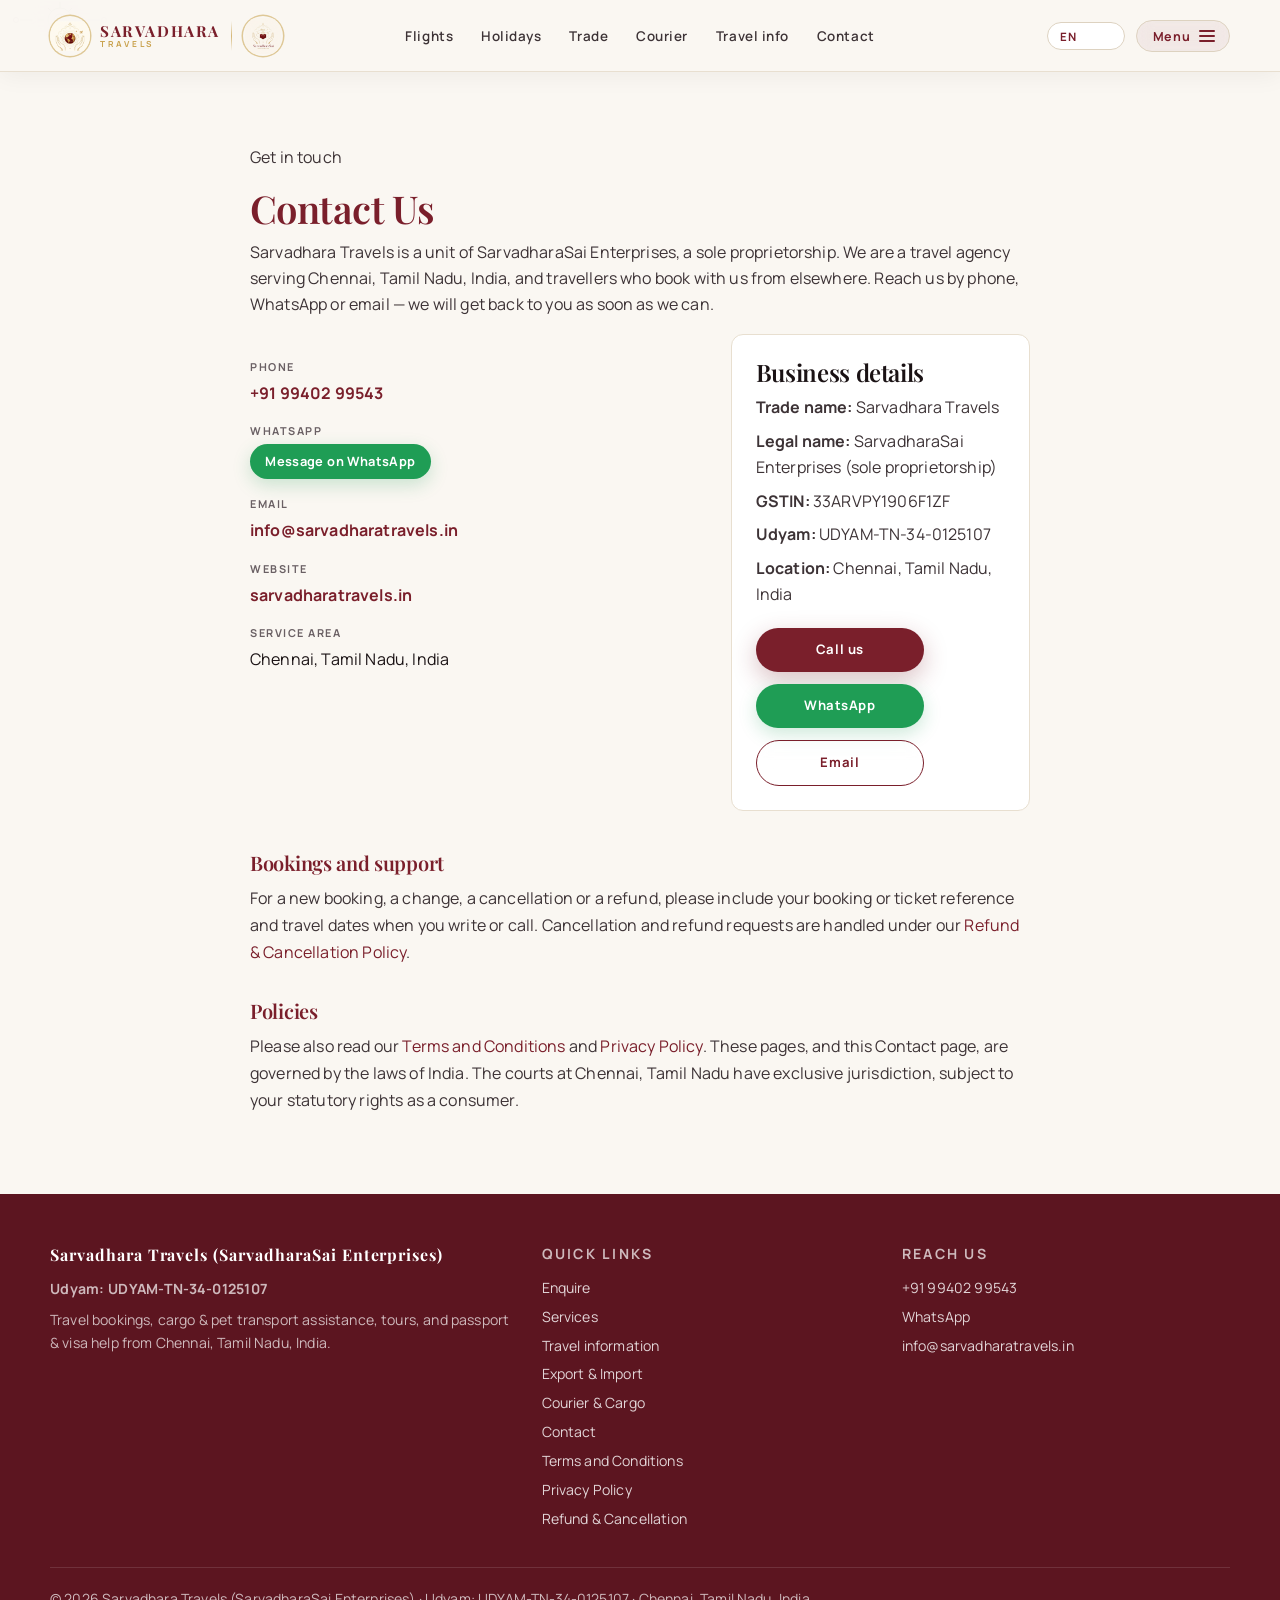
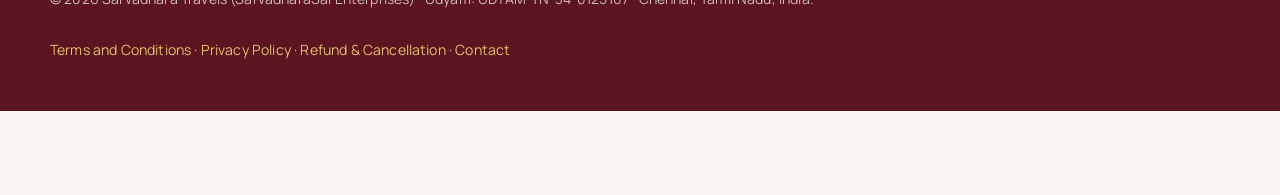
<file: contact.html>
<!DOCTYPE html>
<html lang="en">
<head>
  <meta charset="UTF-8" />
  <meta name="viewport" content="width=device-width, initial-scale=1.0" />
  <meta name="google-site-verification" content="tMx1ZXSPIdaIU8Jpbs2BGnSeSw_jwKxsvkeBCyzR7Ts" />
  <title>Contact Us | Sarvadhara Travels</title>
  <meta name="description" content="Contact Sarvadhara Travels in Chennai, Tamil Nadu, India. Phone and WhatsApp 9940299543, email info@sarvadharatravels.in." />
  <meta name="robots" content="index, follow" />
  <link rel="canonical" href="https://sarvadharatravels.in/contact.html" />
  <meta property="og:type" content="website" />
  <meta property="og:site_name" content="SARVADHARA TRAVELS" />
  <meta property="og:title" content="Contact Us | SARVADHARA TRAVELS" />
  <meta property="og:description" content="Contact Sarvadhara Travels in Chennai, Tamil Nadu, India. Phone and WhatsApp 9940299543, email info@sarvadharatravels.in." />
  <meta property="og:url" content="https://sarvadharatravels.in/contact.html" />
  <link rel="icon" href="/favicon.ico" sizes="any" />
  <link rel="icon" type="image/png" sizes="48x48" href="/favicon-48.png" />
  <link rel="icon" type="image/png" sizes="96x96" href="/favicon-96.png" />
  <link rel="icon" type="image/png" sizes="192x192" href="/favicon-192.png" />
  <link rel="apple-touch-icon" sizes="180x180" href="/apple-touch-icon.png" />
  <link rel="manifest" href="/site.webmanifest" />
  <meta name="theme-color" content="#7A1F2B" />
  <link rel="stylesheet" href="assets/styles.css" />
  <link rel="preconnect" href="https://fonts.googleapis.com" />
  <link rel="preconnect" href="https://fonts.gstatic.com" crossorigin />
  <link href="https://fonts.googleapis.com/css2?family=Playfair+Display:ital,wght@0,500;0,600;0,700;1,500;1,600&family=Manrope:wght@400;500;600;700;800&family=Noto+Sans+Tamil:wght@400;500;600;700&display=swap" rel="stylesheet" />
</head>
<body class="page-legal">
  <div class="motif motif-top" aria-hidden="true">
    <svg viewBox="0 0 120 40" width="120" height="40"><g fill="none" stroke="currentColor" stroke-width="0.8" opacity="0.55">
      <circle cx="60" cy="20" r="6"/><circle cx="60" cy="20" r="12"/><path d="M60 2v6M60 32v6M38 20h6M76 20h6"/><path d="M48 8l4 4M72 8l-4 4M48 32l4-4M72 32l-4-4"/><path d="M20 20h12M88 20h12"/><circle cx="16" cy="20" r="2.5"/><circle cx="104" cy="20" r="2.5"/>
    </g></svg>
  </div>

    <header class="site-header is-solid" id="top">
    <div class="container nav">
      <div class="brand-lockup">
      <a class="logo" href="index.html">
        <span class="logo-mark" aria-hidden="true"><img src="assets/img/logo-emblem.png" width="40" height="40" alt="" /></span>
        <span class="logo-text">
          <strong>SARVADHARA</strong>
          <em>TRAVELS</em>
        </span>
      </a>
      <span class="brand-lockup-divider" aria-hidden="true"></span>
      <a class="logo logo-enterprises" href="courier.html" title="SarvadharaSai Enterprises">
        <span class="logo-mark" aria-hidden="true"><img src="assets/img/sarvadharasai-enterprises-logo.jpg" width="40" height="40" alt="" /></span>
        <span class="logo-text">
          <strong>SARVADHARASAI</strong>
          <em>ENTERPRISES</em>
        </span>
      </a>
    </div>
      <nav class="nav-center" aria-label="Primary">
        <a href="index.html#booking" data-enquiry="Flights">Flights</a>
        <a href="index.html#booking" data-enquiry="Holidays">Holidays</a>
        <a href="export-import.html">Trade</a>
        <a href="courier.html">Courier</a>
        <a href="travel-info.html">Travel info</a>
        <a href="contact.html" aria-current="page">Contact</a>
      </nav>
      <div class="nav-right">
        <div class="lang-switch" aria-label="Language / மொழி">
          <label class="lang-native-wrap">
            <span class="visually-hidden">Choose language</span>
            <select id="langNative" class="lang-native notranslate" translate="no" aria-label="Language">
              <option value="en">EN</option>
              <option value="ta">தமிழ்</option>
              <option value="hi">हिन्दी</option>
              <option value="te">తెలుగు</option>
              <option value="ml">മലയാളം</option>
              <option value="kn">ಕನ್ನಡ</option>
              <option value="bn">বাংলা</option>
              <option value="mr">मराठी</option>
              <option value="gu">ગુજરાતી</option>
              <option value="pa">ਪੰਜਾਬੀ</option>
              <option value="ur">اردو</option>
            </select>
          </label>
          <div id="google_translate_element" class="gt-slot" aria-hidden="true"></div>
        </div>
        <button class="nav-menu-btn" id="navToggle" aria-label="Open menu" aria-expanded="false" aria-controls="navDrawer">
          <span class="nav-menu-label">Menu</span>
          <span class="nav-menu-icon" aria-hidden="true"><span></span><span></span><span></span></span>
        </button>
      </div>
    </div>
  </header>

  <div class="nav-drawer-backdrop" id="navBackdrop" hidden></div>
  <aside class="nav-drawer" id="navDrawer" hidden aria-label="Site menu">
    <div class="nav-drawer-head">
      <div class="nav-drawer-brand-row">
        <span class="logo-mark" aria-hidden="true"><img src="assets/img/logo-emblem.png" width="34" height="34" alt="" /></span>
        <span class="logo-mark" aria-hidden="true"><img src="assets/img/sarvadharasai-enterprises-logo.jpg" width="34" height="34" alt="" /></span>
        <span class="nav-drawer-brand-stack">
          <strong>SARVADHARA</strong>
          <em>TRAVELS · ENTERPRISES</em>
        </span>
      </div>
      <button type="button" class="nav-drawer-close" id="navDrawerClose" aria-label="Close menu">✕</button>
    </div>
    <nav class="nav-drawer-links" id="navLinks">
      <a href="index.html#booking">Enquire</a>
      <a href="index.html#sec-flights">Flights &amp; tickets</a>
      <a href="index.html#sec-holidays">Holidays</a>
      <a href="index.html#sec-visa">Passport &amp; visa</a>
      <a href="travel-info.html">Travel information</a>
      <a href="export-import.html">Export &amp; Import</a>
      <a href="courier.html">Courier &amp; Cargo</a>
      <a href="index.html#services">All services</a>
      <a href="index.html#faq">FAQ</a>
      <a href="contact.html" aria-current="page">Contact</a>
      <a href="terms.html">Terms and Conditions</a>
      <a href="privacy.html">Privacy Policy</a>
      <a href="refund.html">Refund &amp; Cancellation</a>
      <a class="btn btn-sm btn-whatsapp" id="navWhatsApp" href="#" target="_blank" rel="noopener" data-contact="whatsapp" hidden>WhatsApp</a>
    </nav>
  </aside>

  <main class="legal-main">
    <div class="container legal-wrap">
      <header class="legal-hero">
        <p class="eyebrow dark"><span class="dot"></span> Get in touch</p>
        <h1>Contact Us</h1>
        <p class="legal-lede">Sarvadhara Travels is a unit of SarvadharaSai Enterprises, a sole proprietorship. We are a travel agency serving Chennai, Tamil Nadu, India, and travellers who book with us from elsewhere. Reach us by phone, WhatsApp or email — we will get back to you as soon as we can.</p>
      </header>

      <div class="contact-grid">
        <ul class="contact-list">
          <li>
            <span class="cl-label">Phone</span>
            <a href="tel:+919940299543">+91 99402 99543</a>
          </li>
          <li>
            <span class="cl-label">WhatsApp</span>
            <a class="btn btn-sm btn-whatsapp" href="https://wa.me/919940299543" target="_blank" rel="noopener">Message on WhatsApp</a>
          </li>
          <li>
            <span class="cl-label">Email</span>
            <a href="mailto:info@sarvadharatravels.in">info@sarvadharatravels.in</a>
          </li>
          <li>
            <span class="cl-label">Website</span>
            <a href="https://sarvadharatravels.in">sarvadharatravels.in</a>
          </li>
          <li>
            <span class="cl-label">Service area</span>
            Chennai, Tamil Nadu, India
          </li>
        </ul>
        <div class="legal-contact">
          <h2 style="margin-top:0">Business details</h2>
          <p><strong>Trade name:</strong> Sarvadhara Travels</p>
          <p><strong>Legal name:</strong> SarvadharaSai Enterprises (sole proprietorship)</p>
          <p><strong>GSTIN:</strong> 33ARVPY1906F1ZF</p>
          <p><strong>Udyam:</strong> UDYAM-TN-34-0125107</p>
          <p><strong>Location:</strong> Chennai, Tamil Nadu, India</p>
          <div class="contact-actions">
            <a class="btn btn-maroon btn-pill" href="tel:+919940299543">Call us</a>
            <a class="btn btn-whatsapp btn-pill" href="https://wa.me/919940299543" target="_blank" rel="noopener">WhatsApp</a>
            <a class="btn btn-ghost-dark btn-pill" href="mailto:info@sarvadharatravels.in">Email</a>
          </div>
        </div>
      </div>

      <article class="legal-body" style="margin-top:2.5rem">
        <section>
          <h2>Bookings and support</h2>
          <p>For a new booking, a change, a cancellation or a refund, please include your booking or ticket reference and travel dates when you write or call. Cancellation and refund requests are handled under our <a href="refund.html">Refund &amp; Cancellation Policy</a>.</p>
        </section>
        <section>
          <h2>Policies</h2>
          <p>Please also read our <a href="terms.html">Terms and Conditions</a> and <a href="privacy.html">Privacy Policy</a>. These pages, and this Contact page, are governed by the laws of India. The courts at Chennai, Tamil Nadu have exclusive jurisdiction, subject to your statutory rights as a consumer.</p>
        </section>
      </article>
    </div>
  </main>

  <footer class="site-footer">
    <div class="container footer-grid">
      <div>
        <strong class="footer-brand">Sarvadhara Travels (SarvadharaSai Enterprises)</strong>
        <p class="footer-udyam">Udyam: UDYAM-TN-34-0125107</p>
        <p>Travel bookings, cargo &amp; pet transport assistance, tours, and passport &amp; visa help from Chennai, Tamil Nadu, India.</p>
      </div>
      <div>
        <p class="footer-label">Quick links</p>
        <a href="index.html#booking">Enquire</a>
        <a href="index.html#services">Services</a>
        <a href="travel-info.html">Travel information</a>
        <a href="export-import.html">Export &amp; Import</a>
        <a href="courier.html">Courier &amp; Cargo</a>
        <a href="contact.html" aria-current="page">Contact</a>
        <a href="terms.html">Terms and Conditions</a>
        <a href="privacy.html">Privacy Policy</a>
        <a href="refund.html">Refund &amp; Cancellation</a>
      </div>
      <div>
        <p class="footer-label">Reach us</p>
        <a href="tel:+919940299543">+91 99402 99543</a>
        <a id="footerWhatsApp" href="https://wa.me/919940299543" target="_blank" rel="noopener" data-contact="whatsapp">WhatsApp</a>
        <a href="mailto:info@sarvadharatravels.in">info@sarvadharatravels.in</a>
      </div>
    </div>
    <div class="container footer-bottom">
      <p>© <span id="year"></span> Sarvadhara Travels (SarvadharaSai Enterprises) · Udyam: UDYAM-TN-34-0125107 · Chennai, Tamil Nadu, India.</p>
      <p class="fine"><a href="terms.html">Terms and Conditions</a> · <a href="privacy.html">Privacy Policy</a> · <a href="refund.html">Refund &amp; Cancellation</a> · <a href="contact.html">Contact</a></p>
    </div>
  </footer>

  <script src="assets/app.js"></script>
  <script type="text/javascript">
    function googleTranslateElementInit() {
      new google.translate.TranslateElement({
        pageLanguage: 'en',
        includedLanguages: 'en,ta,hi,te,ml,kn,bn,mr,gu,pa,ur',
        layout: google.translate.TranslateElement.InlineLayout.HORIZONTAL,
        autoDisplay: false
      }, 'google_translate_element');
    }
  </script>
  <script type="text/javascript" src="https://translate.google.com/translate_a/element.js?cb=googleTranslateElementInit"></script>
</body>
</html>
</file>
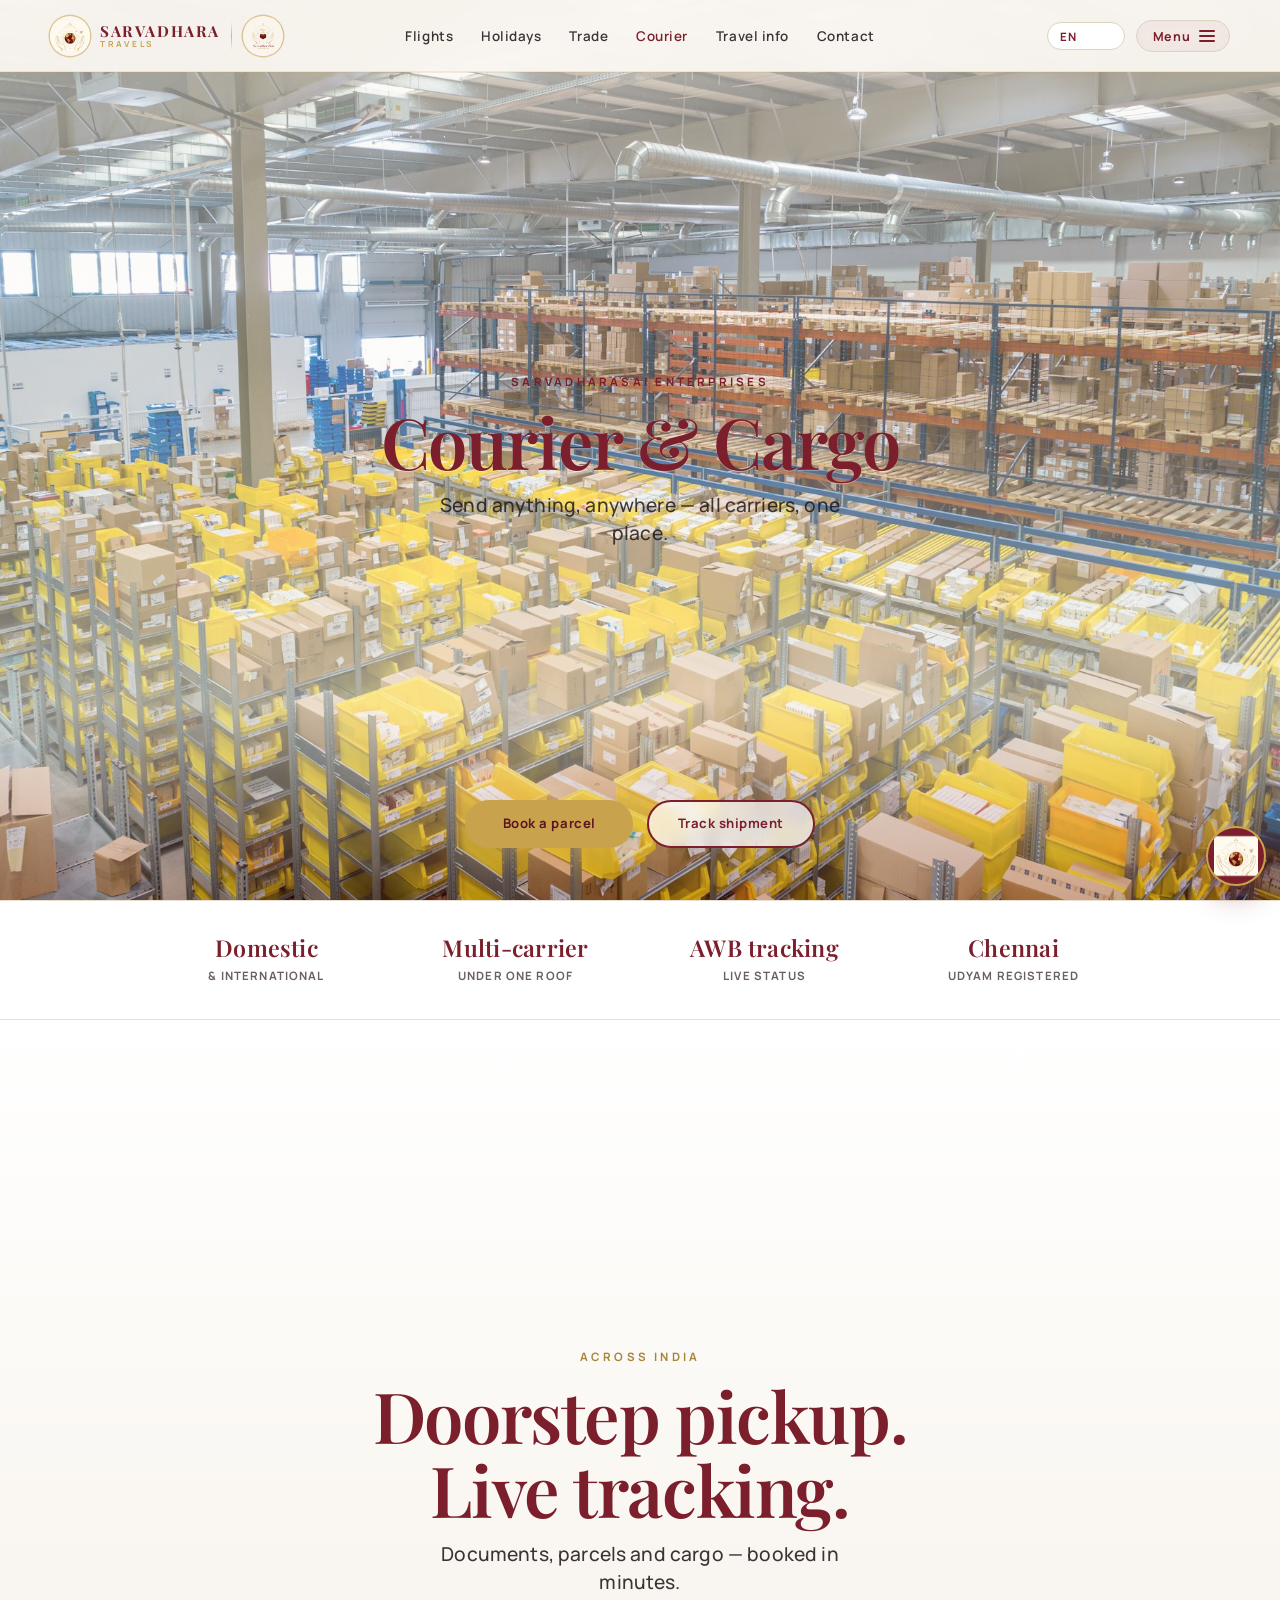
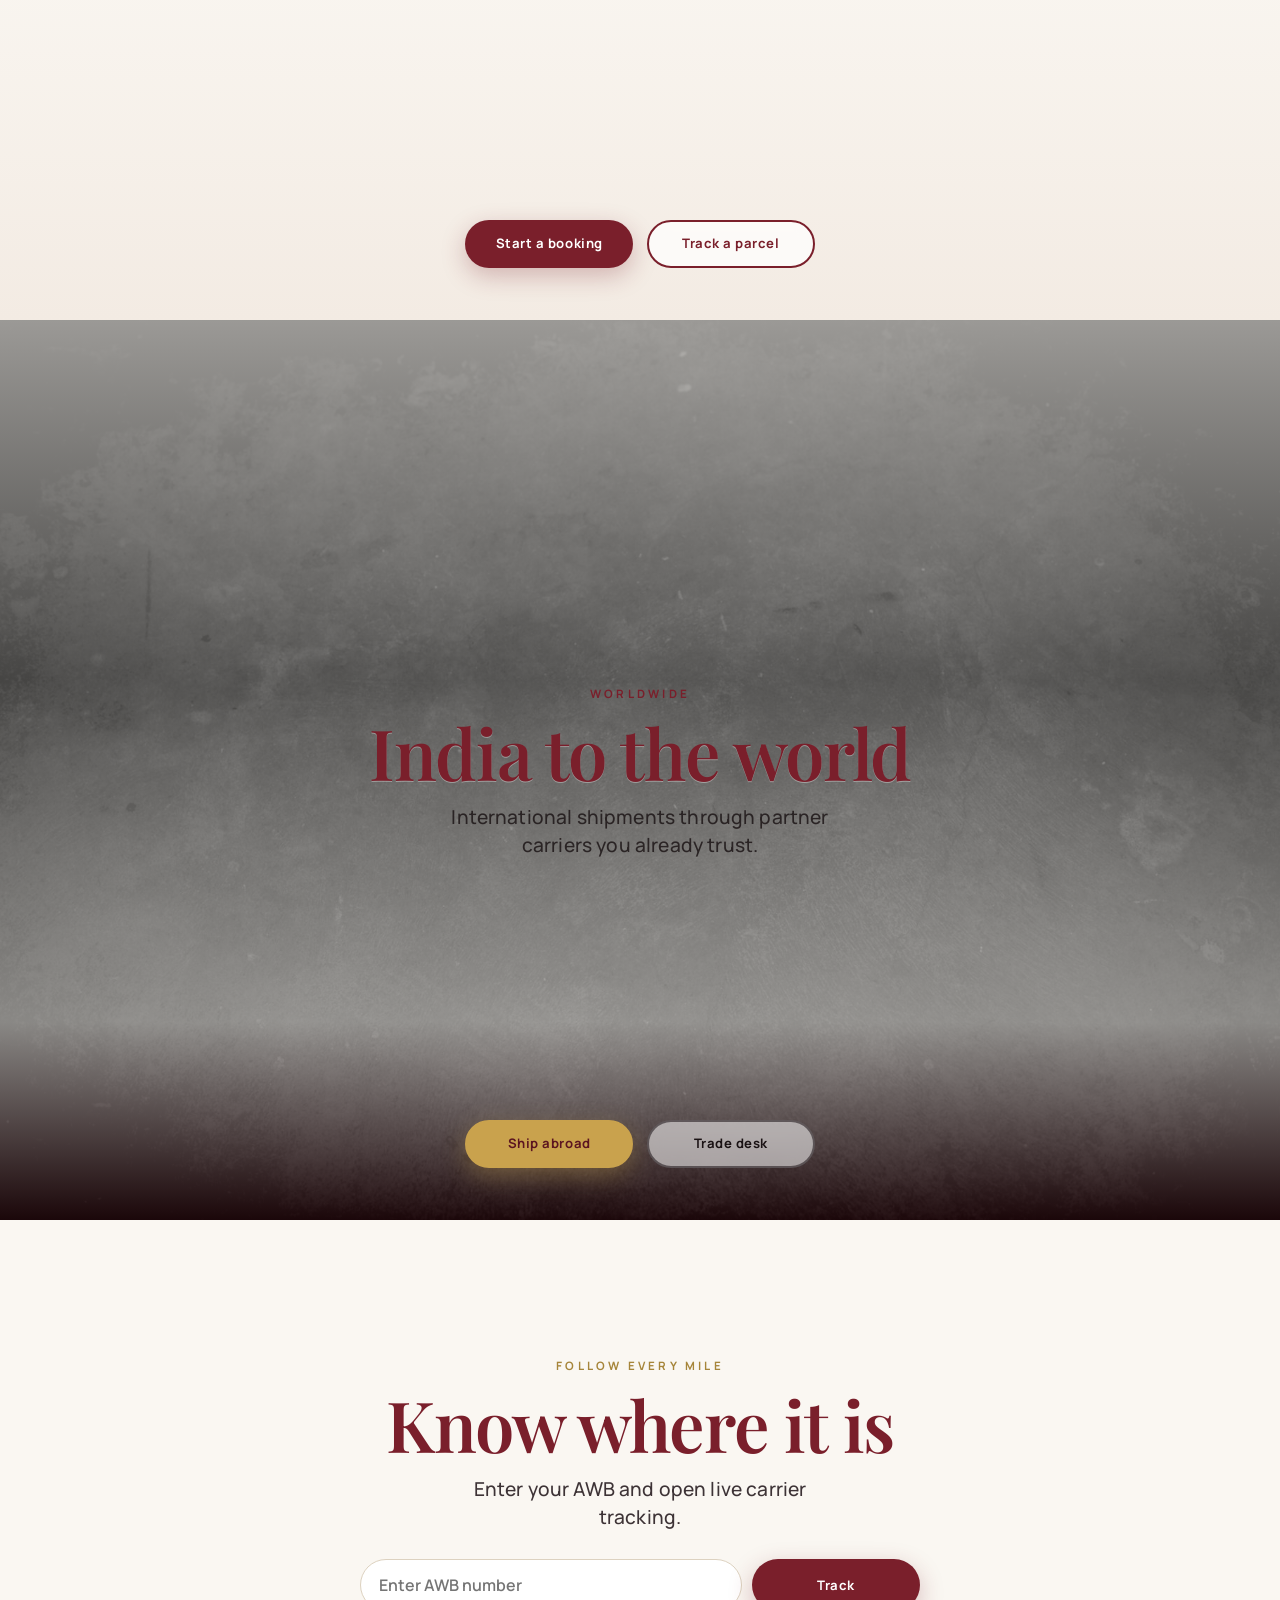
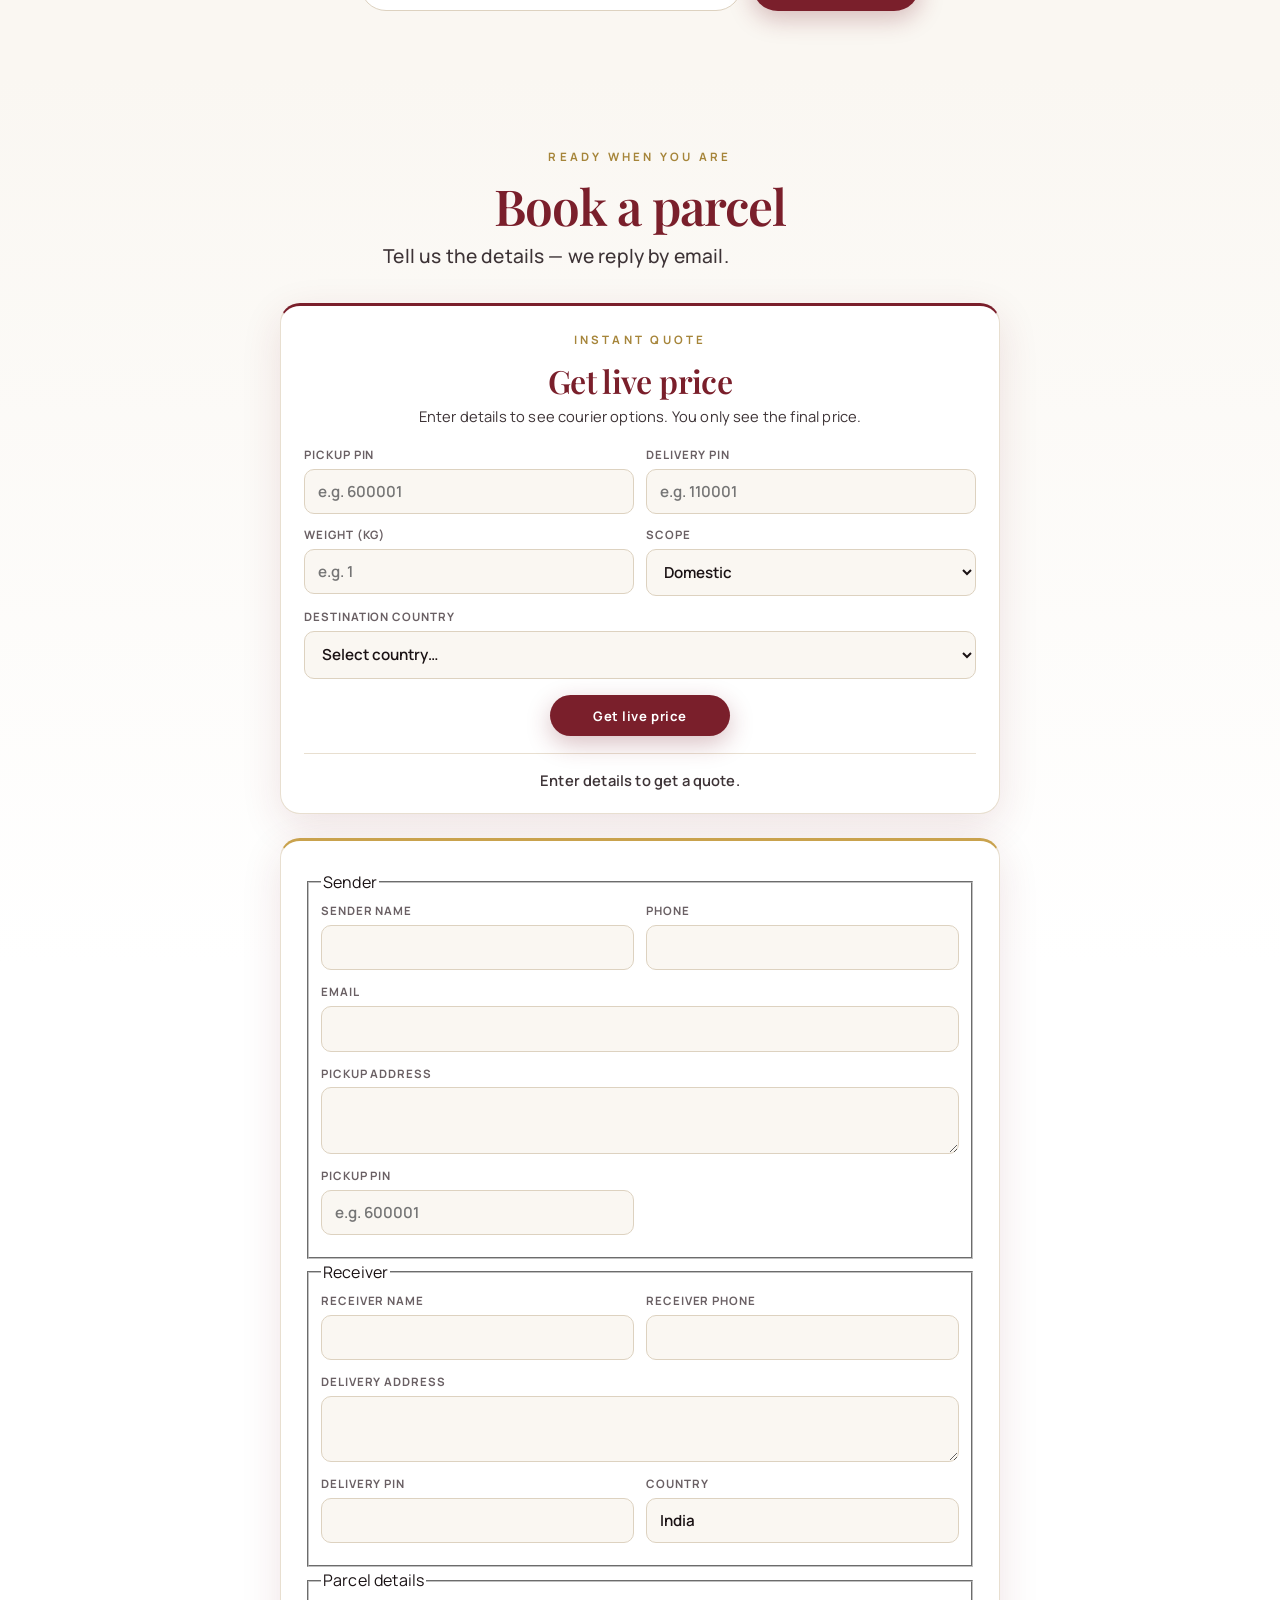
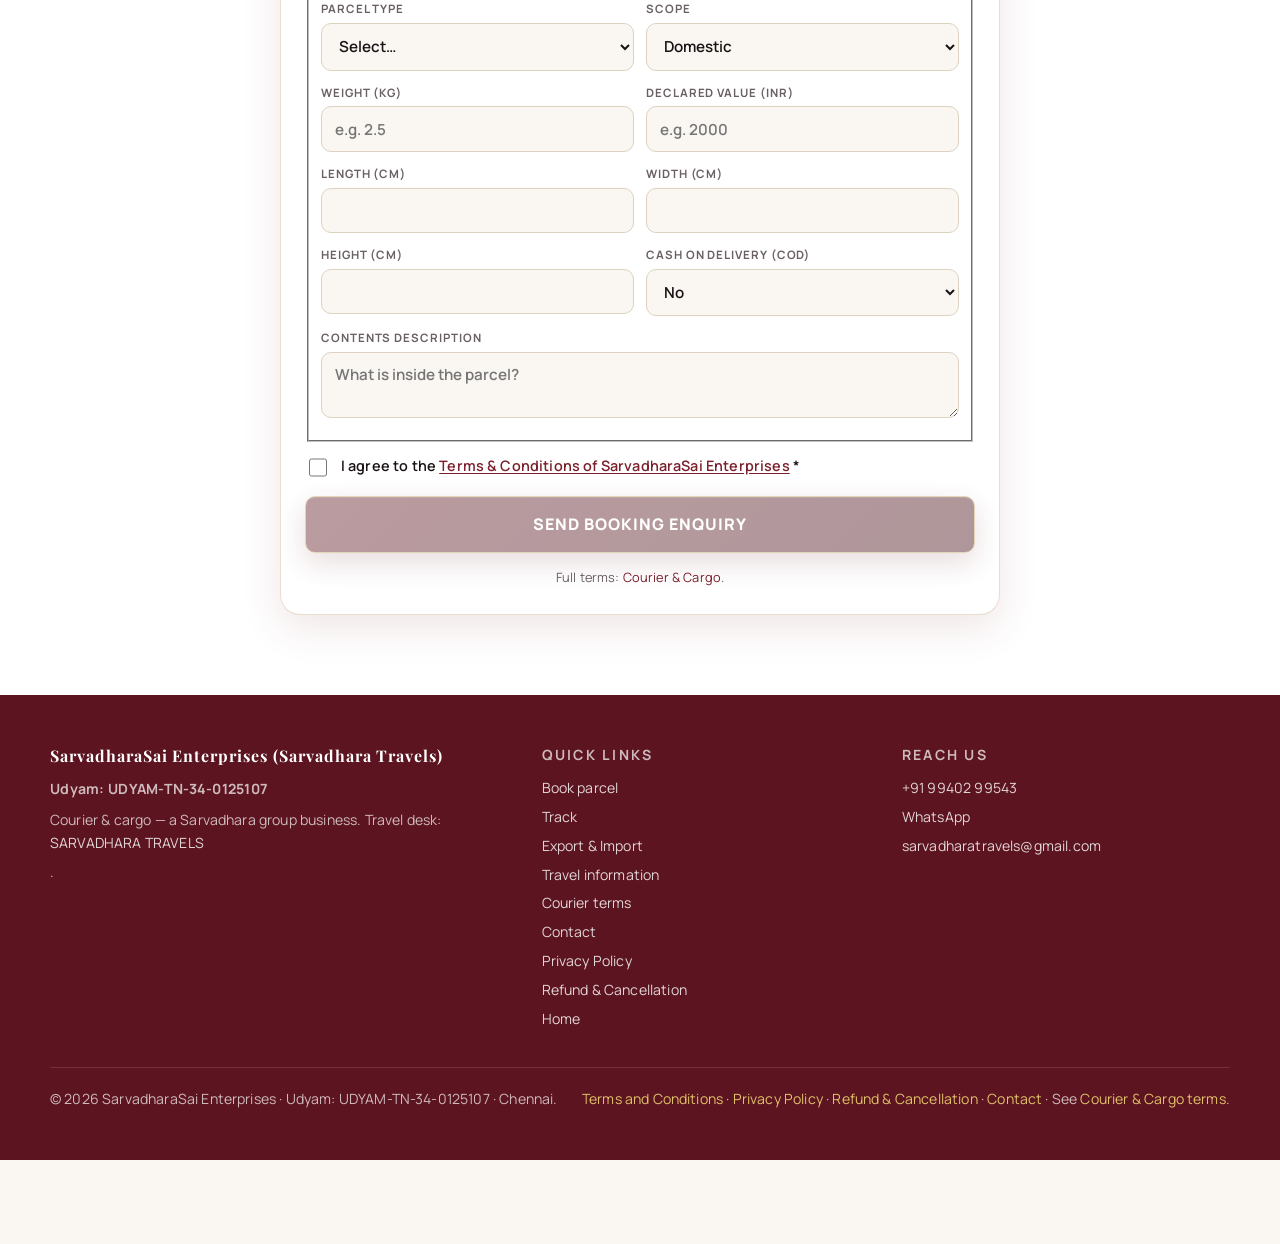
<file: courier.html>
<!DOCTYPE html>
<html lang="en">
<head>
  <meta charset="UTF-8" />
  <meta name="viewport" content="width=device-width, initial-scale=1.0" />
  <meta name="google-site-verification" content="tMx1ZXSPIdaIU8Jpbs2BGnSeSw_jwKxsvkeBCyzR7Ts" />
  <title>Courier &amp; Cargo | SarvadharaSai Enterprises</title>
  <meta name="description" content="Send anything, anywhere. Domestic and international courier and cargo with multiple carriers under one roof — SarvadharaSai Enterprises." />
  <meta name="robots" content="index, follow" />
  <link rel="canonical" href="https://sarvadharatravels.in/courier.html" />
  <link rel="icon" href="/favicon.ico" sizes="any" />
  <link rel="icon" type="image/png" sizes="48x48" href="/favicon-48.png" />
  <link rel="icon" type="image/png" sizes="96x96" href="/favicon-96.png" />
  <link rel="icon" type="image/png" sizes="192x192" href="/favicon-192.png" />
  <link rel="apple-touch-icon" sizes="180x180" href="/apple-touch-icon.png" />
  <link rel="manifest" href="/site.webmanifest" />
  <meta name="theme-color" content="#7A1F2B" />
  <meta property="og:type" content="website" />
  <meta property="og:site_name" content="SarvadharaSai Enterprises" />
  <meta property="og:title" content="Courier &amp; Cargo | SarvadharaSai Enterprises" />
  <meta property="og:description" content="Send anything, anywhere — all carriers, one place." />
  <meta property="og:url" content="https://sarvadharatravels.in/courier.html" />
  <meta property="og:image" content="https://sarvadharatravels.in/assets/img/sarvadharasai-enterprises-logo.jpg" />
  <link rel="stylesheet" href="assets/styles.css" />
  <link rel="preconnect" href="https://fonts.googleapis.com" />
  <link rel="preconnect" href="https://fonts.gstatic.com" crossorigin />
  <link href="https://fonts.googleapis.com/css2?family=Playfair+Display:ital,wght@0,500;0,600;0,700;1,500&family=Manrope:wght@400;500;600;700;800&family=Noto+Sans+Tamil:wght@400;500;600;700&display=swap" rel="stylesheet" />
</head>
<body class="page-courier">
  <header class="site-header is-solid" id="top">
    <div class="container nav">
      <div class="brand-lockup">
      <a class="logo" href="index.html">
        <span class="logo-mark" aria-hidden="true"><img src="assets/img/logo-emblem.png" width="40" height="40" alt="" /></span>
        <span class="logo-text">
          <strong>SARVADHARA</strong>
          <em>TRAVELS</em>
        </span>
      </a>
      <span class="brand-lockup-divider" aria-hidden="true"></span>
      <a class="logo logo-enterprises" href="#top" title="SarvadharaSai Enterprises">
        <span class="logo-mark" aria-hidden="true"><img src="assets/img/sarvadharasai-enterprises-logo.jpg" width="40" height="40" alt="" /></span>
        <span class="logo-text">
          <strong>SARVADHARASAI</strong>
          <em>ENTERPRISES</em>
        </span>
      </a>
    </div>
      <nav class="nav-center" aria-label="Primary">
        <a href="index.html#booking" data-enquiry="Flights">Flights</a>
        <a href="index.html#booking" data-enquiry="Holidays">Holidays</a>
        <a href="export-import.html">Trade</a>
        <a href="courier.html" aria-current="page">Courier</a>
        <a href="travel-info.html">Travel info</a>
        <a href="contact.html">Contact</a>
      </nav>
      <div class="nav-right">
        <div class="lang-switch" aria-label="Language / மொழி">
          <label class="lang-native-wrap">
            <span class="visually-hidden">Choose language</span>
            <select id="langNative" class="lang-native notranslate" translate="no" aria-label="Language">
              <option value="en">EN</option>
              <option value="ta">தமிழ்</option>
              <option value="hi">हिन्दी</option>
              <option value="te">తెలుగు</option>
              <option value="ml">മലയാളം</option>
              <option value="kn">ಕನ್ನಡ</option>
              <option value="bn">বাংলা</option>
              <option value="mr">मराठी</option>
              <option value="gu">ગુજરાતી</option>
              <option value="pa">ਪੰਜਾਬੀ</option>
              <option value="ur">اردو</option>
            </select>
          </label>
          <div id="google_translate_element" class="gt-slot" aria-hidden="true"></div>
        </div>
        <button class="nav-menu-btn" id="navToggle" aria-label="Open menu" aria-expanded="false" aria-controls="navDrawer">
          <span class="nav-menu-label">Menu</span>
          <span class="nav-menu-icon" aria-hidden="true"><span></span><span></span><span></span></span>
        </button>
      </div>
    </div>
  </header>

  <div class="nav-drawer-backdrop" id="navBackdrop" hidden></div>
  <aside class="nav-drawer" id="navDrawer" hidden aria-label="Site menu">
    <div class="nav-drawer-head">
      <div class="nav-drawer-brand-row">
        <span class="logo-mark" aria-hidden="true"><img src="assets/img/logo-emblem.png" width="34" height="34" alt="" /></span>
        <span class="logo-mark" aria-hidden="true"><img src="assets/img/sarvadharasai-enterprises-logo.jpg" width="34" height="34" alt="" /></span>
        <span class="nav-drawer-brand-stack">
          <strong>SARVADHARA</strong>
          <em>TRAVELS · ENTERPRISES</em>
        </span>
      </div>
      <button type="button" class="nav-drawer-close" id="navDrawerClose" aria-label="Close menu">✕</button>
    </div>
    <nav class="nav-drawer-links" id="navLinks">
      <a href="index.html#booking">Enquire</a>
      <a href="index.html#sec-flights">Flights &amp; tickets</a>
      <a href="index.html#sec-holidays">Holidays</a>
      <a href="index.html#sec-visa">Passport &amp; visa</a>
      <a href="travel-info.html">Travel information</a>
      <a href="export-import.html">Export &amp; Import</a>
      <a href="courier.html" aria-current="page">Courier &amp; Cargo</a>
      <a href="#book">Book parcel</a>
      <a href="index.html#services">All services</a>
      <a href="contact.html">Contact</a>
      <a href="terms.html">Terms and Conditions</a>
      <a class="btn btn-sm btn-whatsapp" id="navWhatsApp" href="#" target="_blank" rel="noopener" data-contact="whatsapp" hidden>WhatsApp</a>
    </nav>
  </aside>

  <!-- Tesla-style tile 1: Hero -->
  <section class="cx-tile cx-tile--photo cx-tile--hero" style="--cx-bg:url('/assets/img/section-cargo.jpg')" id="hero">
    <div class="cx-tile-copy">
      <p class="cx-kicker">SarvadharaSai Enterprises</p>
      <h1>Courier &amp; Cargo</h1>
      <p class="cx-sub">Send anything, anywhere — all carriers, one place.</p>
    </div>
    <div class="cx-tile-cta">
      <a class="btn btn-gold btn-pill" href="#book">Book a parcel</a>
      <a class="btn btn-ghost-dark btn-pill" href="#track">Track shipment</a>
    </div>
  </section>

  <!-- Spec strip — real facts only -->
  <section class="cx-specs" aria-label="At a glance">
    <div class="cx-specs-inner">
      <div class="cx-spec"><strong>Domestic</strong><span>&amp; International</span></div>
      <div class="cx-spec"><strong>Multi-carrier</strong><span>under one roof</span></div>
      <div class="cx-spec"><strong>AWB tracking</strong><span>live status</span></div>
      <div class="cx-spec"><strong>Chennai</strong><span>Udyam registered</span></div>
    </div>
  </section>

  <!-- Tile 2: Domestic -->
  <section class="cx-tile cx-tile--light" id="domestic">
    <div class="cx-tile-copy">
      <p class="cx-kicker">Across India</p>
      <h2>Doorstep pickup.<br />Live tracking.</h2>
      <p class="cx-sub">Documents, parcels and cargo — booked in minutes.</p>
    </div>
    <div class="cx-tile-cta">
      <a class="btn btn-maroon btn-pill" href="#book">Start a booking</a>
      <a class="btn btn-ghost-dark btn-pill" href="#track">Track a parcel</a>
    </div>
  </section>

  <!-- Tile 3: International -->
  <section class="cx-tile cx-tile--photo" style="--cx-bg:url('/assets/img/section-trade.jpg')" id="international">
    <div class="cx-tile-copy">
      <p class="cx-kicker">Worldwide</p>
      <h2>India to the world</h2>
      <p class="cx-sub">International shipments through partner carriers you already trust.</p>
    </div>
    <div class="cx-tile-cta">
      <a class="btn btn-gold btn-pill" href="#book">Ship abroad</a>
      <a class="btn btn-ghost btn-pill" href="export-import.html">Trade desk</a>
    </div>
  </section>

  <!-- Tile 4: Track -->
  <section class="cx-tile cx-tile--cream" id="track">
    <div class="cx-tile-copy">
      <p class="cx-kicker">Follow every mile</p>
      <h2>Know where it is</h2>
      <p class="cx-sub">Enter your AWB and open live carrier tracking.</p>
    </div>
    <form class="cx-track" id="trackForm" action="#" method="get">
      <label class="visually-hidden" for="awbInput">AWB / tracking number</label>
      <input type="text" id="awbInput" name="awb" inputmode="text" autocomplete="off" placeholder="Enter AWB number" required />
      <button type="submit" class="btn btn-maroon btn-pill">Track</button>
    </form>
    <p class="cx-track-status" id="trackStatus" aria-live="polite" hidden></p>
  </section>

  <!-- Tile 5: Booking form -->
  <section class="cx-book" id="book">
    <div class="cx-book-intro">
      <p class="cx-kicker">Ready when you are</p>
      <h2>Book a parcel</h2>
      <p class="cx-sub">Tell us the details — we reply by email.</p>
    </div>

    <div class="cx-quote-card" id="liveQuote">
      <div class="cx-quote-head">
        <p class="cx-kicker">Instant quote</p>
        <h3>Get live price</h3>
        <p class="cx-quote-sub">Enter details to see courier options. You only see the final price.</p>
      </div>
      <form class="cx-quote-form" id="quoteForm" action="#" method="get">
        <div class="form-row">
          <label>Pickup PIN
            <input type="text" id="quotePickup" name="pickup" inputmode="numeric" pattern="[0-9]{6}" maxlength="6" placeholder="e.g. 600001" required />
          </label>
          <label>Delivery PIN
            <input type="text" id="quoteDelivery" name="delivery" inputmode="numeric" pattern="[0-9]{6}" maxlength="6" placeholder="e.g. 110001" required />
          </label>
        </div>
        <div class="form-row">
          <label>Weight (kg)
            <input type="number" id="quoteWeight" name="weight" min="0.01" step="0.01" placeholder="e.g. 1" required />
          </label>
          <label>Scope
            <select id="quoteScope" name="scope" required>
              <option value="Domestic" selected>Domestic</option>
              <option value="International">International</option>
            </select>
          </label>
        </div>
        <div class="form-row" id="quoteCountryRow" hidden>
          <label class="full">Destination country
            <select id="quoteCountry" name="country">
              <option value="">Select country…</option>
              <option value="AE">United Arab Emirates</option>
              <option value="US">United States</option>
              <option value="GB">United Kingdom</option>
              <option value="SG">Singapore</option>
              <option value="MY">Malaysia</option>
              <option value="AU">Australia</option>
              <option value="CA">Canada</option>
              <option value="DE">Germany</option>
              <option value="FR">France</option>
              <option value="SA">Saudi Arabia</option>
              <option value="QA">Qatar</option>
              <option value="OM">Oman</option>
              <option value="KW">Kuwait</option>
              <option value="BH">Bahrain</option>
              <option value="LK">Sri Lanka</option>
              <option value="NP">Nepal</option>
              <option value="BD">Bangladesh</option>
            </select>
          </label>
        </div>
        <button type="submit" class="btn btn-maroon btn-pill cx-quote-btn" id="quoteSubmit">Get live price</button>
      </form>
      <div class="cx-quote-results" id="quoteResults" aria-live="polite">
        <p class="cx-quote-fallback">Enter details to get a quote.</p>
      </div>
    </div>

    <div class="cx-form-card">
      <form id="courierForm" action="https://formsubmit.co/sarvadharatravels@gmail.com" method="POST" novalidate>
        <input type="hidden" name="_subject" value="Courier &amp; Cargo enquiry" />
        <input type="hidden" name="_captcha" value="false" />
        <input type="hidden" name="_template" value="table" />
        <input type="hidden" name="_next" value="" data-form-next />
        <input type="hidden" name="enquiry_type" value="Courier &amp; Cargo" />
        <input type="hidden" name="selected_courier" id="selectedCourier" value="" />
        <input type="hidden" name="selected_price" id="selectedPrice" value="" />
        <input type="hidden" name="selected_etd" id="selectedEtd" value="" />
        <input type="text" name="_honey" style="display:none" tabindex="-1" autocomplete="off" aria-hidden="true" />

        <fieldset class="form-fieldset">
          <legend>Sender</legend>
          <div class="form-row">
            <label>Sender name<input type="text" name="sender_name" required autocomplete="name" /></label>
            <label>Phone<input type="tel" name="phone" required autocomplete="tel" inputmode="tel" /></label>
          </div>
          <div class="form-row">
            <label class="full">Email<input type="email" name="email" required autocomplete="email" /></label>
          </div>
          <div class="form-row">
            <label class="full">Pickup address<textarea name="pickup_address" rows="2" required autocomplete="street-address"></textarea></label>
          </div>
          <div class="form-row">
            <label>Pickup PIN<input type="text" name="pickup_pin" required inputmode="numeric" pattern="[0-9]{4,10}" placeholder="e.g. 600001" /></label>
          </div>
          <input type="hidden" name="name" id="contactName" value="" />
        </fieldset>

        <fieldset class="form-fieldset">
          <legend>Receiver</legend>
          <div class="form-row">
            <label>Receiver name<input type="text" name="receiver_name" required /></label>
            <label>Receiver phone<input type="tel" name="receiver_phone" required inputmode="tel" /></label>
          </div>
          <div class="form-row">
            <label class="full">Delivery address<textarea name="receiver_address" rows="2" required></textarea></label>
          </div>
          <div class="form-row">
            <label>Delivery PIN<input type="text" name="receiver_pin" required inputmode="numeric" pattern="[0-9]{4,10}" /></label>
            <label>Country
              <input type="text" name="receiver_country" id="receiverCountry" required value="India" list="countryHints" />
            </label>
          </div>
          <datalist id="countryHints">
            <option value="India"></option>
            <option value="United Arab Emirates"></option>
            <option value="United States"></option>
            <option value="United Kingdom"></option>
            <option value="Singapore"></option>
            <option value="Malaysia"></option>
            <option value="Australia"></option>
            <option value="Canada"></option>
          </datalist>
        </fieldset>

        <fieldset class="form-fieldset">
          <legend>Parcel details</legend>
          <div class="form-row">
            <label>Parcel type
              <select name="parcel_type" required>
                <option value="">Select…</option>
                <option value="Document">Document</option>
                <option value="Parcel">Parcel</option>
              </select>
            </label>
            <label>Scope
              <select name="shipment_scope" id="shipmentScope" required>
                <option value="Domestic" selected>Domestic</option>
                <option value="International">International</option>
              </select>
            </label>
          </div>
          <div class="form-row">
            <label>Weight (kg)<input type="number" name="weight_kg" required min="0.01" step="0.01" placeholder="e.g. 2.5" /></label>
            <label>Declared value (INR)<input type="number" name="declared_value" required min="0" step="1" placeholder="e.g. 2000" /></label>
          </div>
          <div class="form-row">
            <label>Length (cm)<input type="number" name="length_cm" required min="1" step="1" /></label>
            <label>Width (cm)<input type="number" name="width_cm" required min="1" step="1" /></label>
          </div>
          <div class="form-row">
            <label>Height (cm)<input type="number" name="height_cm" required min="1" step="1" /></label>
            <label>Cash on delivery (COD)
              <select name="cod" required>
                <option value="No" selected>No</option>
                <option value="Yes">Yes</option>
              </select>
            </label>
          </div>
          <div class="form-row">
            <label class="full">Contents description<textarea name="contents" rows="2" required placeholder="What is inside the parcel?"></textarea></label>
          </div>
        </fieldset>

        <label class="courier-terms-row">
          <input type="checkbox" id="agreeTerms" name="agree_terms" value="Yes" required />
          <span>I agree to the <a href="terms.html#sec-15" target="_blank" rel="noopener">Terms &amp; Conditions of SarvadharaSai Enterprises</a> <span aria-hidden="true">*</span></span>
        </label>

        <button type="submit" class="btn btn-search btn-block" id="courierSubmit" disabled>Send booking enquiry</button>
        <p class="cx-form-note">Full terms: <a href="terms.html#sec-15">Courier &amp; Cargo</a>.</p>
      </form>
    </div>
  </section>

  <section class="thanks" id="thank-you" hidden>
    <div class="thanks-card thanks-card--wide">
      <div class="success-icon" aria-hidden="true">✓</div>
      <h2>Enquiry received</h2>
      <p class="thanks-ref-line" hidden>Your reference: <strong id="thanksRef">—</strong></p>
      <p>Thank you — SarvadharaSai Enterprises will get back to you by email shortly. Please also send the same details on WhatsApp so we can assist faster.</p>
      <pre class="thanks-summary" id="thanksSummary" hidden></pre>
      <div class="thanks-actions">
        <a class="btn btn-wa-brand" id="thanksWhatsApp" href="#" target="_blank" rel="noopener" hidden>WhatsApp us</a>
        <a class="btn btn-maroon" href="#book" id="thanksAgain">Send another enquiry</a>
      </div>
    </div>
  </section>

  <footer class="site-footer">
    <div class="container footer-grid">
      <div>
        <strong class="footer-brand">SarvadharaSai Enterprises (Sarvadhara Travels)</strong>
        <p class="footer-udyam">Udyam: UDYAM-TN-34-0125107</p>
        <p>Courier &amp; cargo — a Sarvadhara group business. Travel desk: <a href="index.html">SARVADHARA TRAVELS</a>.</p>
      </div>
      <div>
        <p class="footer-label">Quick links</p>
        <a href="#book">Book parcel</a>
        <a href="#track">Track</a>
        <a href="export-import.html">Export &amp; Import</a>
        <a href="travel-info.html">Travel information</a>
        <a href="terms.html#sec-15">Courier terms</a>
        <a href="contact.html">Contact</a>
        <a href="privacy.html">Privacy Policy</a>
        <a href="refund.html">Refund &amp; Cancellation</a>
        <a href="index.html">Home</a>
      </div>
      <div>
        <p class="footer-label">Reach us</p>
        <a id="footerPhone" href="tel:+919940299543" data-contact="phone">+91 99402 99543</a>
        <a id="footerWhatsApp" href="#" target="_blank" rel="noopener" data-contact="whatsapp">WhatsApp</a>
        <a id="footerEmail" href="mailto:sarvadharatravels@gmail.com">sarvadharatravels@gmail.com</a>
      </div>
    </div>
    <div class="container footer-bottom">
      <p>© <span id="year"></span> SarvadharaSai Enterprises · Udyam: UDYAM-TN-34-0125107 · Chennai.</p>
      <p class="fine"><a href="terms.html">Terms and Conditions</a> · <a href="privacy.html">Privacy Policy</a> · <a href="refund.html">Refund &amp; Cancellation</a> · <a href="contact.html">Contact</a> · See <a href="terms.html#sec-15">Courier &amp; Cargo terms</a>.</p>
    </div>
  </footer>

  <div class="sarathi-root" id="sarathi">
    <div class="sarathi-panel" role="dialog" aria-label="Sarathi journey guide">
      <div class="sarathi-head">
        <img src="assets/img/logo-emblem.png" width="40" height="40" alt="" />
        <div><strong>Sarathi</strong><span>your journey guide</span></div>
        <button type="button" class="sarathi-close" id="sarathiClose" aria-label="Close">×</button>
      </div>
      <div class="sarathi-msgs" id="sarathiMsgs"></div>
      <div class="sarathi-chips">
        <button type="button" class="sarathi-chip" data-q="Courier &amp; Cargo">Courier &amp; Cargo</button>
        <button type="button" class="sarathi-chip" data-q="Export &amp; Import">Export &amp; Import</button>
        <button type="button" class="sarathi-chip" data-q="Contact">Contact</button>
        <button type="button" class="sarathi-chip" data-q="Flights">Flights</button>
      </div>
      <div class="sarathi-input-row">
        <input type="text" id="sarathiInput" placeholder="Ask Sarathi…" autocomplete="off" aria-label="Message" />
        <button type="button" class="sarathi-send" id="sarathiSend" aria-label="Send">↑</button>
      </div>
      <div class="sarathi-actions">
        <a id="sarathiEmail" href="mailto:sarvadharatravels@gmail.com">Email us</a>
        <a id="sarathiWhatsApp" href="#" target="_blank" rel="noopener" data-contact="whatsapp">WhatsApp us</a>
      </div>
      <p class="sarathi-disclaimer">Sarathi is an on-site guide, not a human.</p>
    </div>
    <button type="button" class="sarathi-fab" id="sarathiFab" aria-label="Open Sarathi" aria-expanded="false">
      <img src="assets/img/logo-emblem.png" width="60" height="60" alt="" />
    </button>
  </div>

  <script src="assets/app.js"></script>
  <script>
  document.addEventListener('DOMContentLoaded', () => {
    const RATES_API = 'https://shiprocket-rates.sarvadhara.workers.dev';
    const form = document.getElementById('courierForm');
    const agree = document.getElementById('agreeTerms');
    const submitBtn = document.getElementById('courierSubmit');
    const scope = document.getElementById('shipmentScope');
    const country = document.getElementById('receiverCountry');
    const trackForm = document.getElementById('trackForm');
    const awbInput = document.getElementById('awbInput');
    const trackStatus = document.getElementById('trackStatus');
    const quoteForm = document.getElementById('quoteForm');
    const quoteScope = document.getElementById('quoteScope');
    const quoteCountryRow = document.getElementById('quoteCountryRow');
    const quoteCountry = document.getElementById('quoteCountry');
    const quoteResults = document.getElementById('quoteResults');
    const quotePickup = document.getElementById('quotePickup');
    const quoteDelivery = document.getElementById('quoteDelivery');
    const quoteWeight = document.getElementById('quoteWeight');
    const selectedCourier = document.getElementById('selectedCourier');
    const selectedPrice = document.getElementById('selectedPrice');
    const selectedEtd = document.getElementById('selectedEtd');

    const COUNTRY_NAMES = {
      AE: 'United Arab Emirates', US: 'United States', GB: 'United Kingdom',
      SG: 'Singapore', MY: 'Malaysia', AU: 'Australia', CA: 'Canada',
      DE: 'Germany', FR: 'France', SA: 'Saudi Arabia', QA: 'Qatar',
      OM: 'Oman', KW: 'Kuwait', BH: 'Bahrain', LK: 'Sri Lanka',
      NP: 'Nepal', BD: 'Bangladesh'
    };

    function syncAgree() {
      if (!submitBtn || !agree) return;
      submitBtn.disabled = !agree.checked;
    }
    if (agree) {
      agree.addEventListener('change', syncAgree);
      syncAgree();
    }

    if (scope && country) {
      scope.addEventListener('change', () => {
        if (scope.value === 'Domestic') {
          country.value = 'India';
          country.readOnly = true;
        } else {
          country.readOnly = false;
          if (!country.value || country.value.toLowerCase() === 'india') country.value = '';
          country.focus();
        }
      });
      if (scope.value === 'Domestic') {
        country.value = 'India';
        country.readOnly = true;
      }
    }

    if (quoteScope && quoteCountryRow) {
      const syncQuoteScope = () => {
        const intl = quoteScope.value === 'International';
        quoteCountryRow.hidden = !intl;
        if (quoteDelivery) quoteDelivery.required = !intl;
        if (quoteCountry) quoteCountry.required = intl;
        if (!intl && quoteCountry) quoteCountry.value = '';
      };
      quoteScope.addEventListener('change', syncQuoteScope);
      syncQuoteScope();
    }

    function setQuoteMessage(html, cls) {
      if (!quoteResults) return;
      quoteResults.innerHTML = '<p class="cx-quote-fallback' + (cls ? ' ' + cls : '') + '">' + html + '</p>';
    }

    function clearSelectedQuote() {
      if (selectedCourier) selectedCourier.value = '';
      if (selectedPrice) selectedPrice.value = '';
      if (selectedEtd) selectedEtd.value = '';
    }

    function renderCouriers(payload) {
      const list = (payload && payload.couriers) || [];
      if (!list.length) {
        clearSelectedQuote();
        setQuoteMessage('No couriers available for these details. Try different PINs or weight, or send an enquiry below.');
        return;
      }
      const frag = document.createDocumentFragment();
      const wrap = document.createElement('div');
      wrap.className = 'cx-quote-list';
      list.forEach((c, i) => {
        const price = typeof c.price === 'number' ? c.price : Number(c.price);
        if (!Number.isFinite(price)) return;
        const id = 'quoteOpt' + i;
        const label = document.createElement('label');
        label.className = 'cx-quote-option';
        label.setAttribute('for', id);
        const input = document.createElement('input');
        input.type = 'radio';
        input.name = 'quote_courier';
        input.id = id;
        input.value = String(c.id == null ? c.name : c.id);
        input.dataset.name = c.name || 'Courier';
        input.dataset.price = String(price);
        input.dataset.etd = c.etd ? String(c.etd) : '';
        if (i === 0) input.checked = true;
        const main = document.createElement('span');
        main.className = 'cx-quote-option-main';
        const nameEl = document.createElement('strong');
        nameEl.textContent = c.name || 'Courier';
        const etdEl = document.createElement('em');
        etdEl.textContent = c.etd ? ('ETD ' + c.etd) : 'ETD on confirmation';
        main.appendChild(nameEl);
        main.appendChild(etdEl);
        const priceEl = document.createElement('span');
        priceEl.className = 'cx-quote-price';
        priceEl.textContent = '₹' + price.toLocaleString('en-IN');
        label.appendChild(input);
        label.appendChild(main);
        label.appendChild(priceEl);
        wrap.appendChild(label);
      });
      if (!wrap.children.length) {
        clearSelectedQuote();
        setQuoteMessage('No priced options right now. Enter details to get a quote, or send an enquiry below.');
        return;
      }
      frag.appendChild(wrap);
      const note = document.createElement('p');
      note.className = 'cx-quote-pick-note';
      note.textContent = 'Select a courier — it will be included in your enquiry.';
      frag.appendChild(note);
      quoteResults.innerHTML = '';
      quoteResults.appendChild(frag);

      function applySelection() {
        const chosen = quoteResults.querySelector('input[name="quote_courier"]:checked');
        if (!chosen) { clearSelectedQuote(); return; }
        if (selectedCourier) selectedCourier.value = chosen.dataset.name || chosen.value;
        if (selectedPrice) selectedPrice.value = chosen.dataset.price || '';
        if (selectedEtd) selectedEtd.value = chosen.dataset.etd || '';
      }
      quoteResults.querySelectorAll('input[name="quote_courier"]').forEach((el) => {
        el.addEventListener('change', applySelection);
      });
      applySelection();

      // Mirror quote into booking fields when empty / always sync pins & weight
      const pickupField = form && form.querySelector('[name=pickup_pin]');
      const deliveryField = form && form.querySelector('[name=receiver_pin]');
      const weightField = form && form.querySelector('[name=weight_kg]');
      if (pickupField && quotePickup && quotePickup.value) pickupField.value = quotePickup.value.trim();
      if (deliveryField && quoteDelivery && quoteDelivery.value && quoteScope.value === 'Domestic') {
        deliveryField.value = quoteDelivery.value.trim();
      }
      if (weightField && quoteWeight && quoteWeight.value) weightField.value = quoteWeight.value;
      if (scope && quoteScope) {
        scope.value = quoteScope.value;
        scope.dispatchEvent(new Event('change'));
      }
      if (quoteScope && quoteScope.value === 'International' && country && quoteCountry && quoteCountry.value) {
        country.value = COUNTRY_NAMES[quoteCountry.value] || quoteCountry.value;
        country.readOnly = false;
      }
    }

    async function fetchRates(params) {
      const qs = new URLSearchParams(params);
      const res = await fetch(RATES_API + '/rates?' + qs.toString(), {
        method: 'GET',
        headers: { 'Accept': 'application/json' },
      });
      const data = await res.json().catch(() => ({}));
      if (!res.ok) {
        const err = new Error((data && data.error) || 'rates_failed');
        err.status = res.status;
        err.data = data;
        throw err;
      }
      return data;
    }

    (function prefillFromHome(){
      const q = new URLSearchParams(location.search);
      if (!quoteForm || !q.get('pickup') || !q.get('weight')) return;
      if (quoteScope) { quoteScope.value = 'Domestic'; quoteScope.dispatchEvent(new Event('change')); }
      if (quotePickup) quotePickup.value = q.get('pickup');
      if (quoteDelivery && q.get('delivery')) quoteDelivery.value = q.get('delivery');
      if (quoteWeight) quoteWeight.value = q.get('weight');
      setTimeout(() => { if (quoteForm.requestSubmit) quoteForm.requestSubmit(); }, 0);
    })();
    if (quoteForm) {
      quoteForm.addEventListener('submit', async (e) => {
        e.preventDefault();
        clearSelectedQuote();
        const pickup = String(quotePickup && quotePickup.value || '').trim();
        const delivery = String(quoteDelivery && quoteDelivery.value || '').trim();
        const weight = String(quoteWeight && quoteWeight.value || '').trim();
        const isIntl = quoteScope && quoteScope.value === 'International';
        const ctry = quoteCountry ? String(quoteCountry.value || '').trim() : '';

        if (!weight || Number(weight) <= 0) {
          setQuoteMessage('Enter a valid weight in kg to get a quote.');
          if (quoteWeight) quoteWeight.focus();
          return;
        }
        if (!pickup || !/^\d{6}$/.test(pickup)) {
          setQuoteMessage('Enter a 6-digit pickup PIN to get a quote.');
          if (quotePickup) quotePickup.focus();
          return;
        }
        if (!isIntl && (!delivery || !/^\d{6}$/.test(delivery))) {
          setQuoteMessage('Enter a 6-digit delivery PIN to get a quote.');
          if (quoteDelivery) quoteDelivery.focus();
          return;
        }
        if (isIntl && !ctry) {
          setQuoteMessage('Select a destination country to get a quote.');
          if (quoteCountry) quoteCountry.focus();
          return;
        }

        setQuoteMessage('Fetching live prices…', 'is-loading');
        const btn = document.getElementById('quoteSubmit');
        if (btn) btn.disabled = true;
        try {
          const params = { pickup: pickup, weight: weight, cod: '0' };
          if (isIntl) params.country = ctry;
          else params.delivery = delivery;
          const data = await fetchRates(params);
          renderCouriers(data);
        } catch (err) {
          clearSelectedQuote();
          setQuoteMessage('Enter details to get a quote. Live prices are briefly unavailable — you can still send an enquiry below.');
        } finally {
          if (btn) btn.disabled = false;
        }
      });
    }

    if (trackForm && awbInput) {
      trackForm.addEventListener('submit', async (e) => {
        e.preventDefault();
        const awb = String(awbInput.value || '').trim().replace(/\s+/g, '');
        if (!awb) { awbInput.focus(); return; }
        if (trackStatus) {
          trackStatus.hidden = false;
          trackStatus.textContent = 'Opening tracking…';
        }
        const fallback = 'https://shiprocket.co/tracking/' + encodeURIComponent(awb);
        try {
          const res = await fetch(RATES_API + '/track?awb=' + encodeURIComponent(awb), {
            method: 'GET',
            headers: { 'Accept': 'application/json' },
          });
          const data = await res.json().catch(() => ({}));
          const url = (res.ok && data && data.track_url) ? data.track_url : fallback;
          window.open(url, '_blank', 'noopener');
          if (trackStatus) {
            const status = data && (data.current_status || data.shipment_status);
            trackStatus.textContent = status ? ('Status: ' + status) : 'Tracking opened in a new tab.';
          }
        } catch (_) {
          window.open(fallback, '_blank', 'noopener');
          if (trackStatus) trackStatus.textContent = 'Tracking opened in a new tab.';
        }
      });
    }

    if (!form) return;
    form.addEventListener('submit', (e) => {
      form.querySelectorAll('.invalid').forEach(el => el.classList.remove('invalid'));
      let ok = true;
      if (agree && !agree.checked) {
        ok = false;
        agree.focus();
      }
      form.querySelectorAll('input[required], textarea[required], select[required]').forEach(el => {
        if (el.type === 'checkbox') return;
        if (!String(el.value || '').trim()) { el.classList.add('invalid'); ok = false; }
      });
      const email = form.querySelector('[name=email]');
      if (email && email.value && !/^[^\s@]+@[^\s@]+\.[^\s@]+$/.test(email.value)) {
        email.classList.add('invalid'); ok = false;
      }
      if (!ok) {
        e.preventDefault();
        const f = form.querySelector('.invalid') || agree;
        if (f) f.focus();
        return;
      }
      const nameEl = form.querySelector('[name=name]');
      const senderEl = form.querySelector('[name=sender_name]');
      if (nameEl && senderEl) nameEl.value = String(senderEl.value || '').trim();
      if (typeof prepareAndSendEnquiry === 'function') {
        e.preventDefault();
        prepareAndSendEnquiry(form, { enquiryType: 'Courier & Cargo', source: 'Courier form' });
      }
    });
  });
  </script>
  </script>
  <script type="text/javascript">
    function googleTranslateElementInit() {
      new google.translate.TranslateElement({
        pageLanguage: 'en',
        includedLanguages: 'en,ta,hi,te,ml,kn,bn,mr,gu,pa,ur',
        layout: google.translate.TranslateElement.InlineLayout.HORIZONTAL,
        autoDisplay: false
      }, 'google_translate_element');
    }
  </script>
  <script type="text/javascript" src="https://translate.google.com/translate_a/element.js?cb=googleTranslateElementInit"></script>
</body>
</html>
</file>
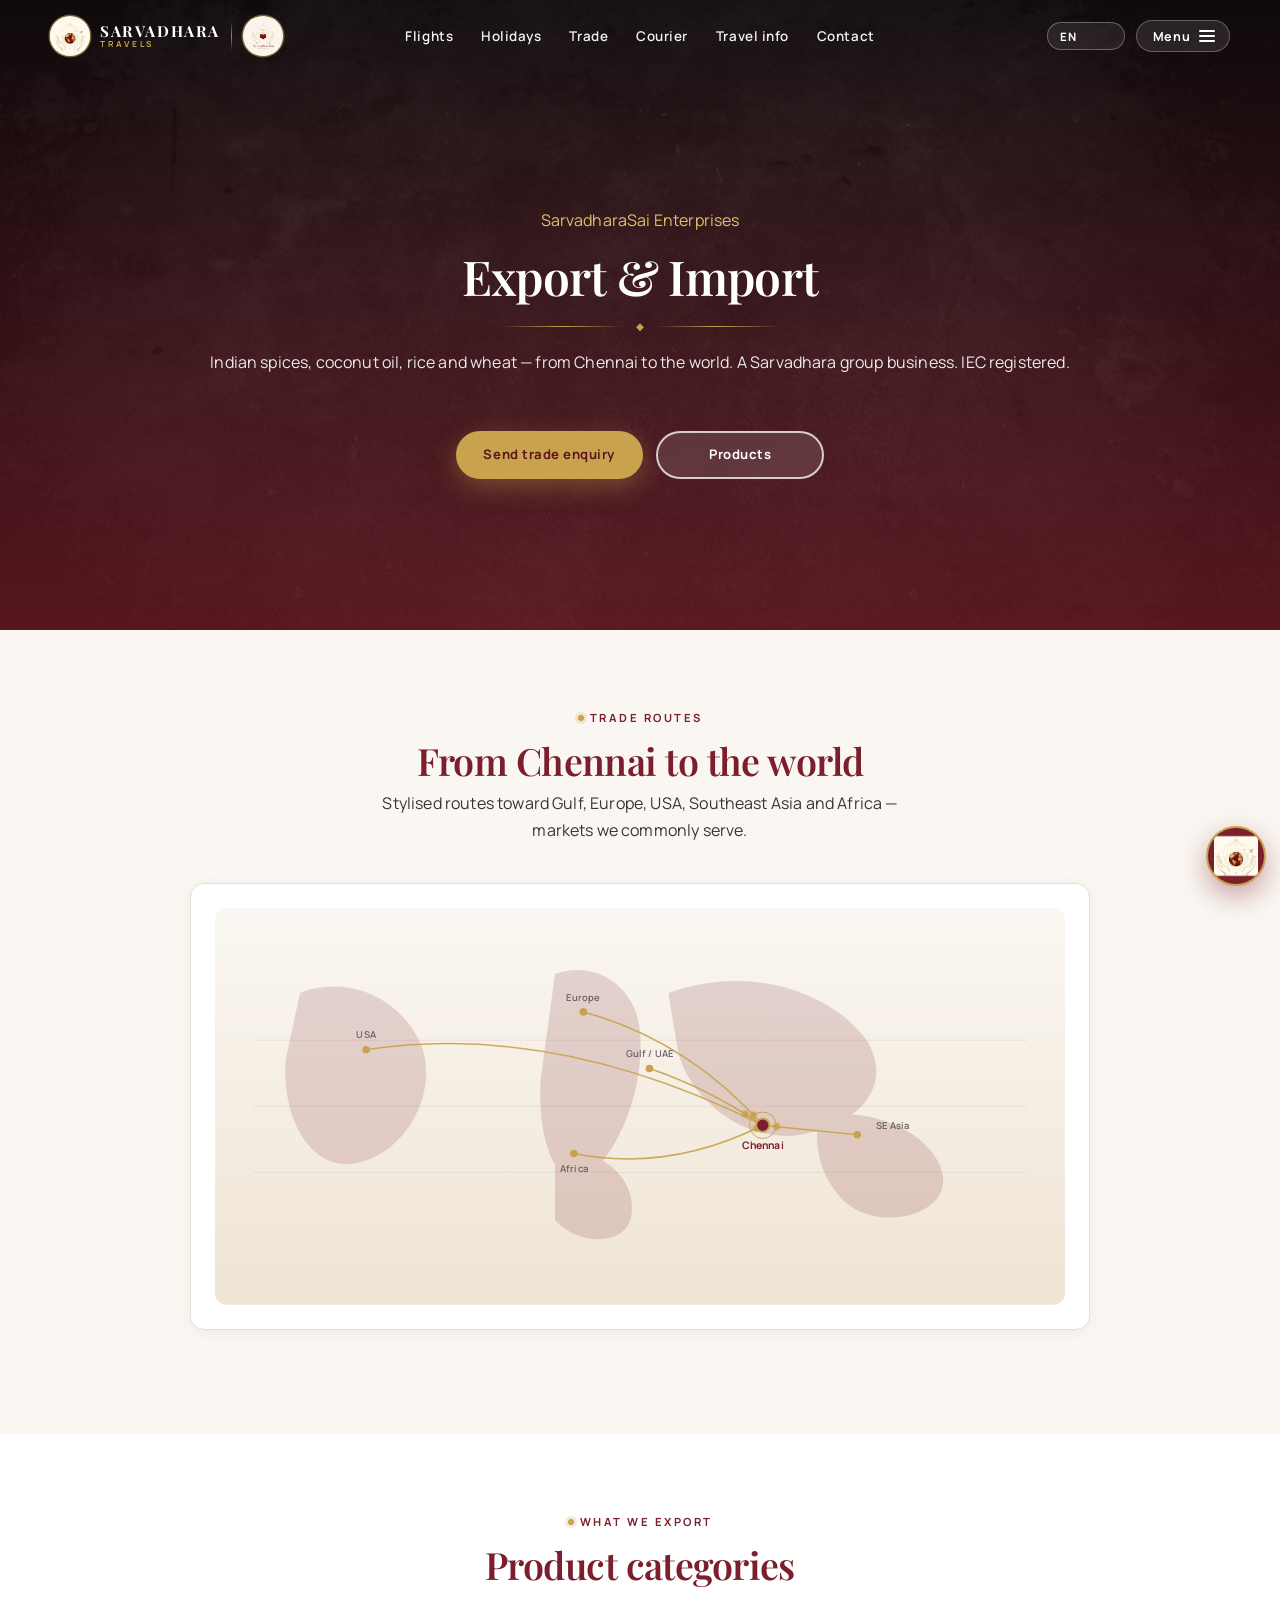
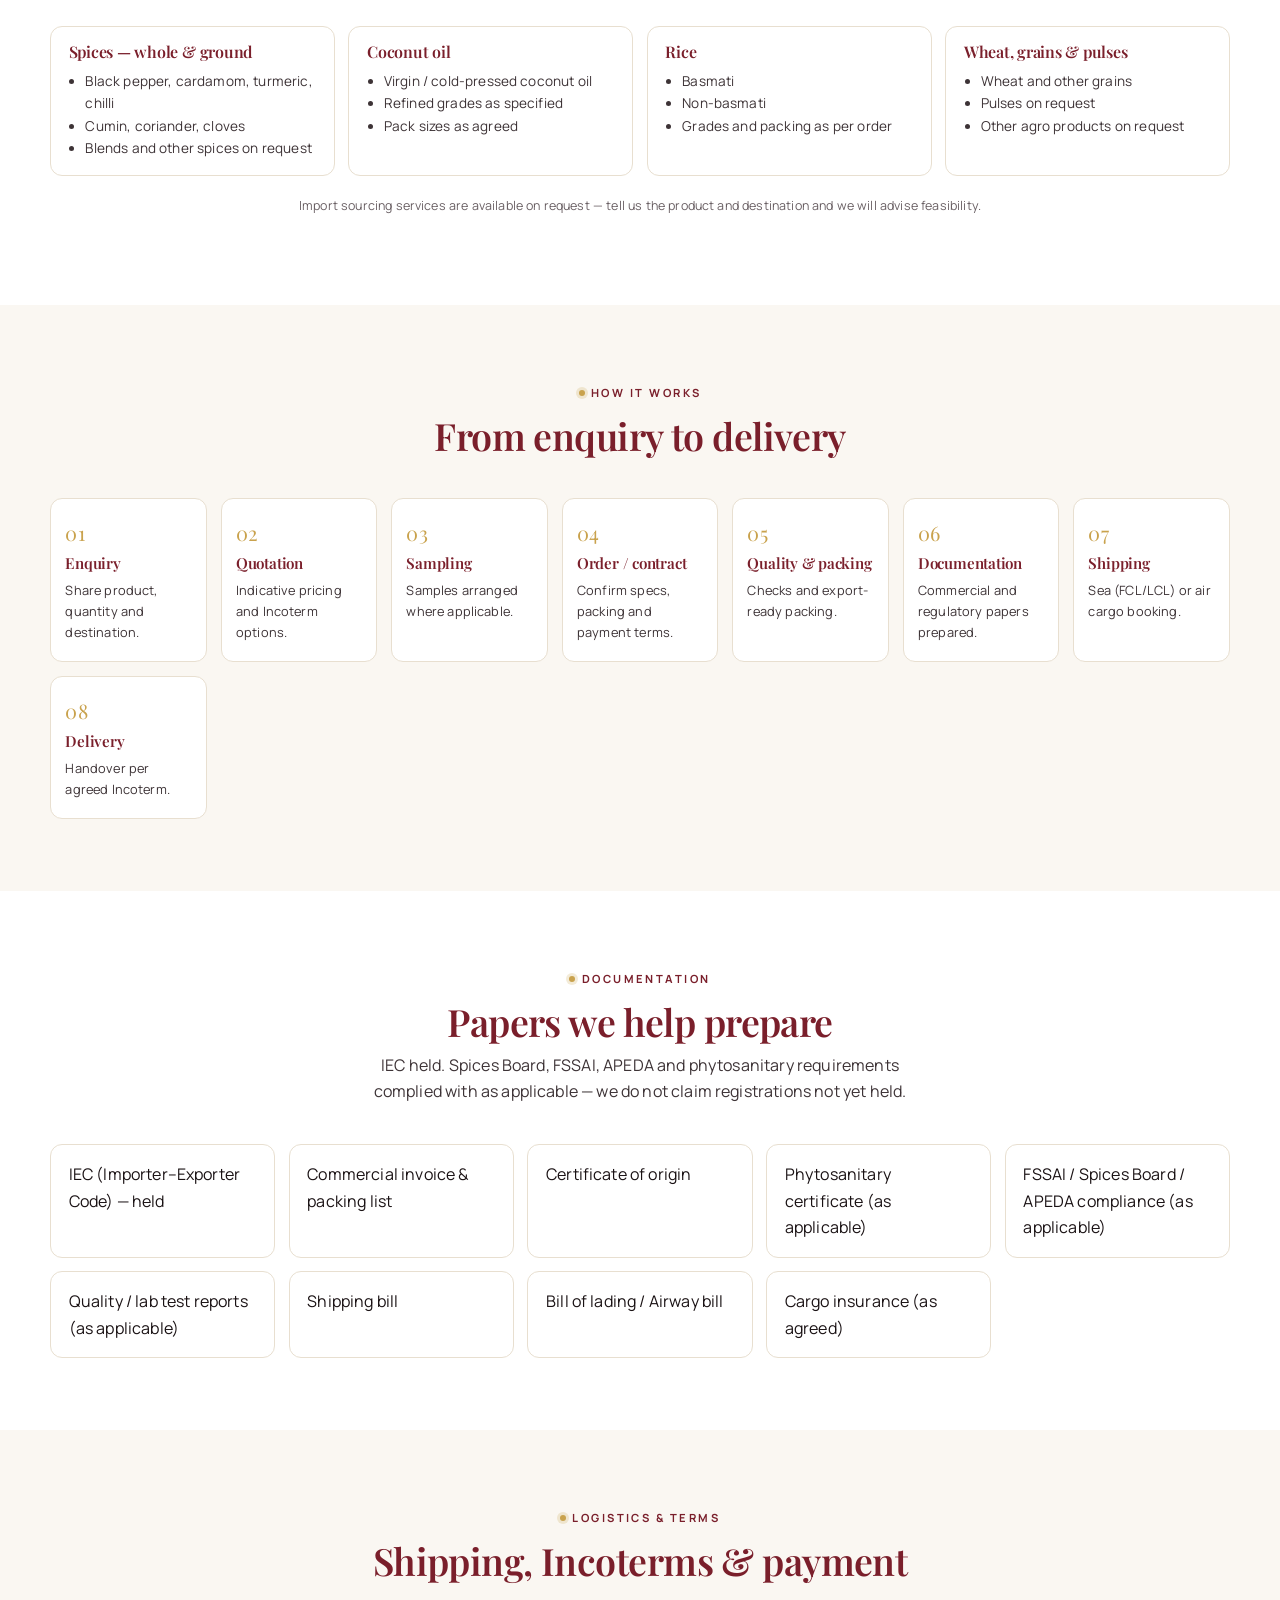
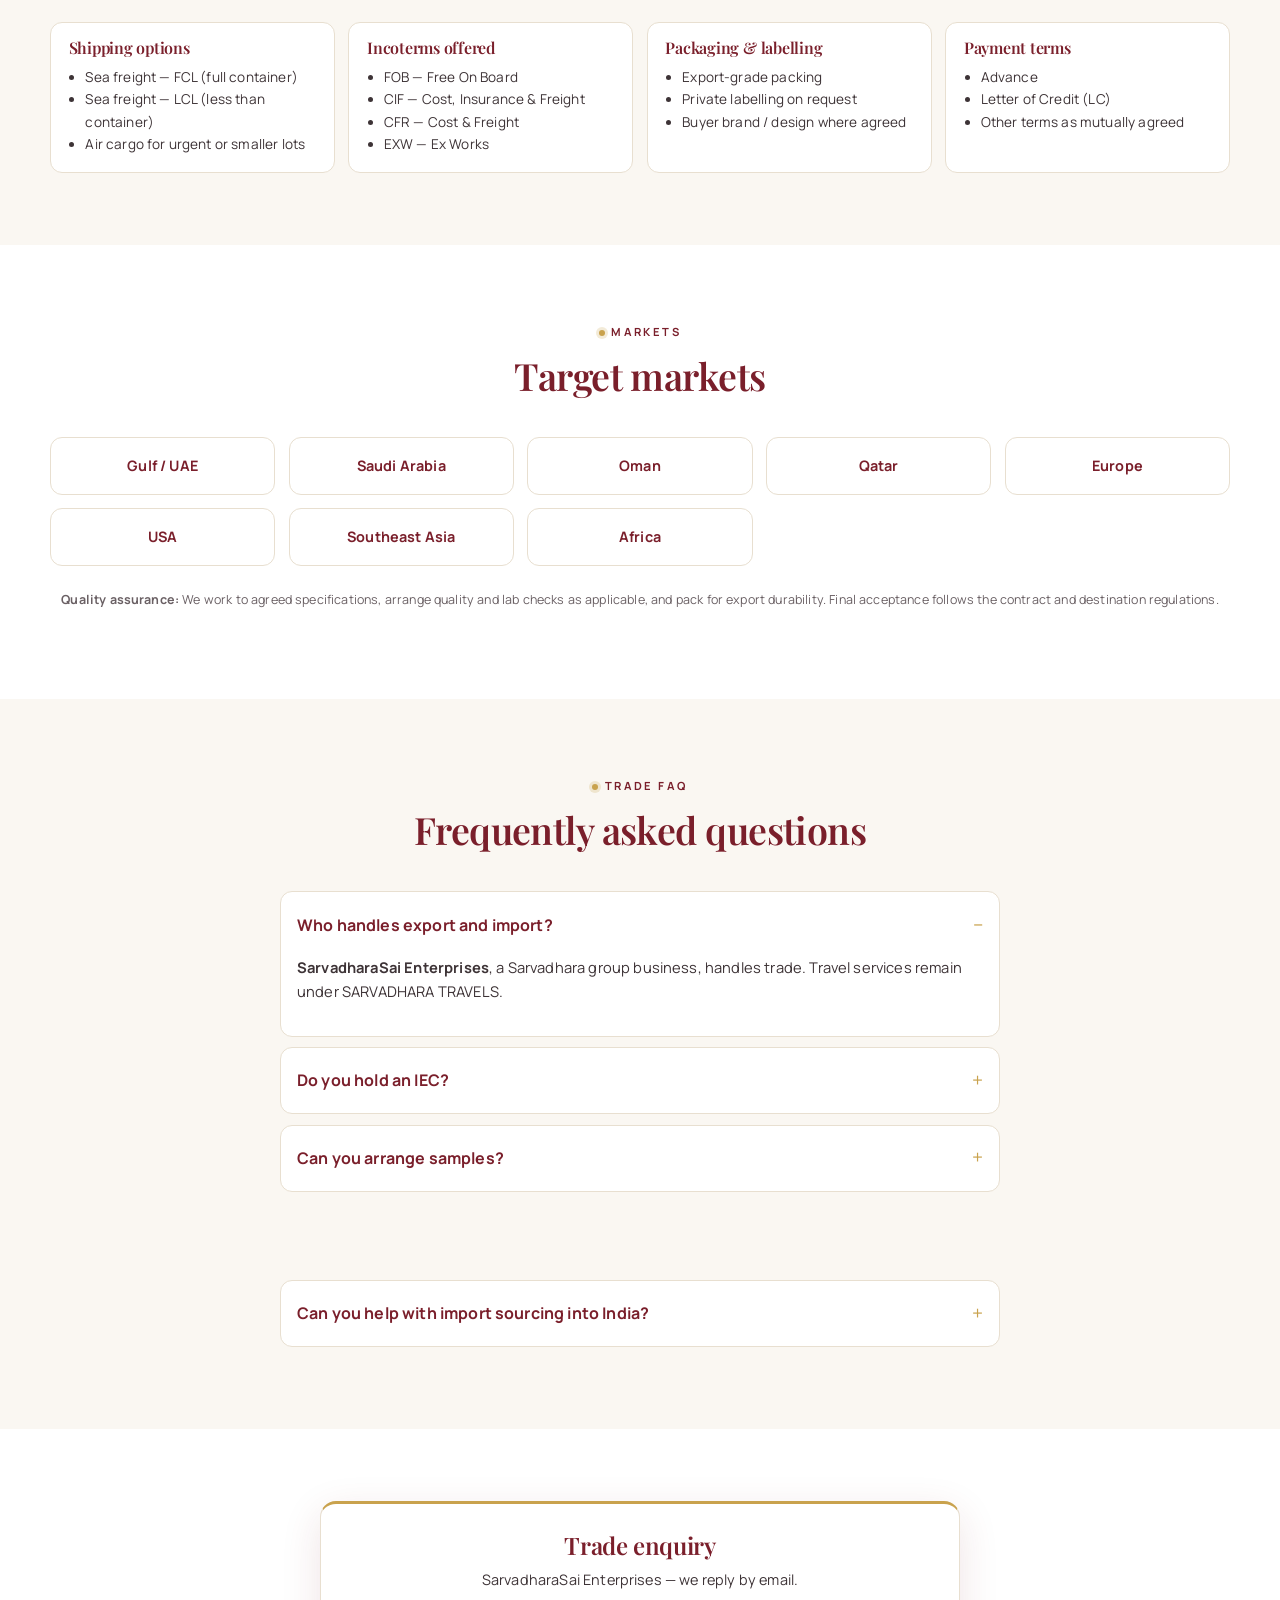
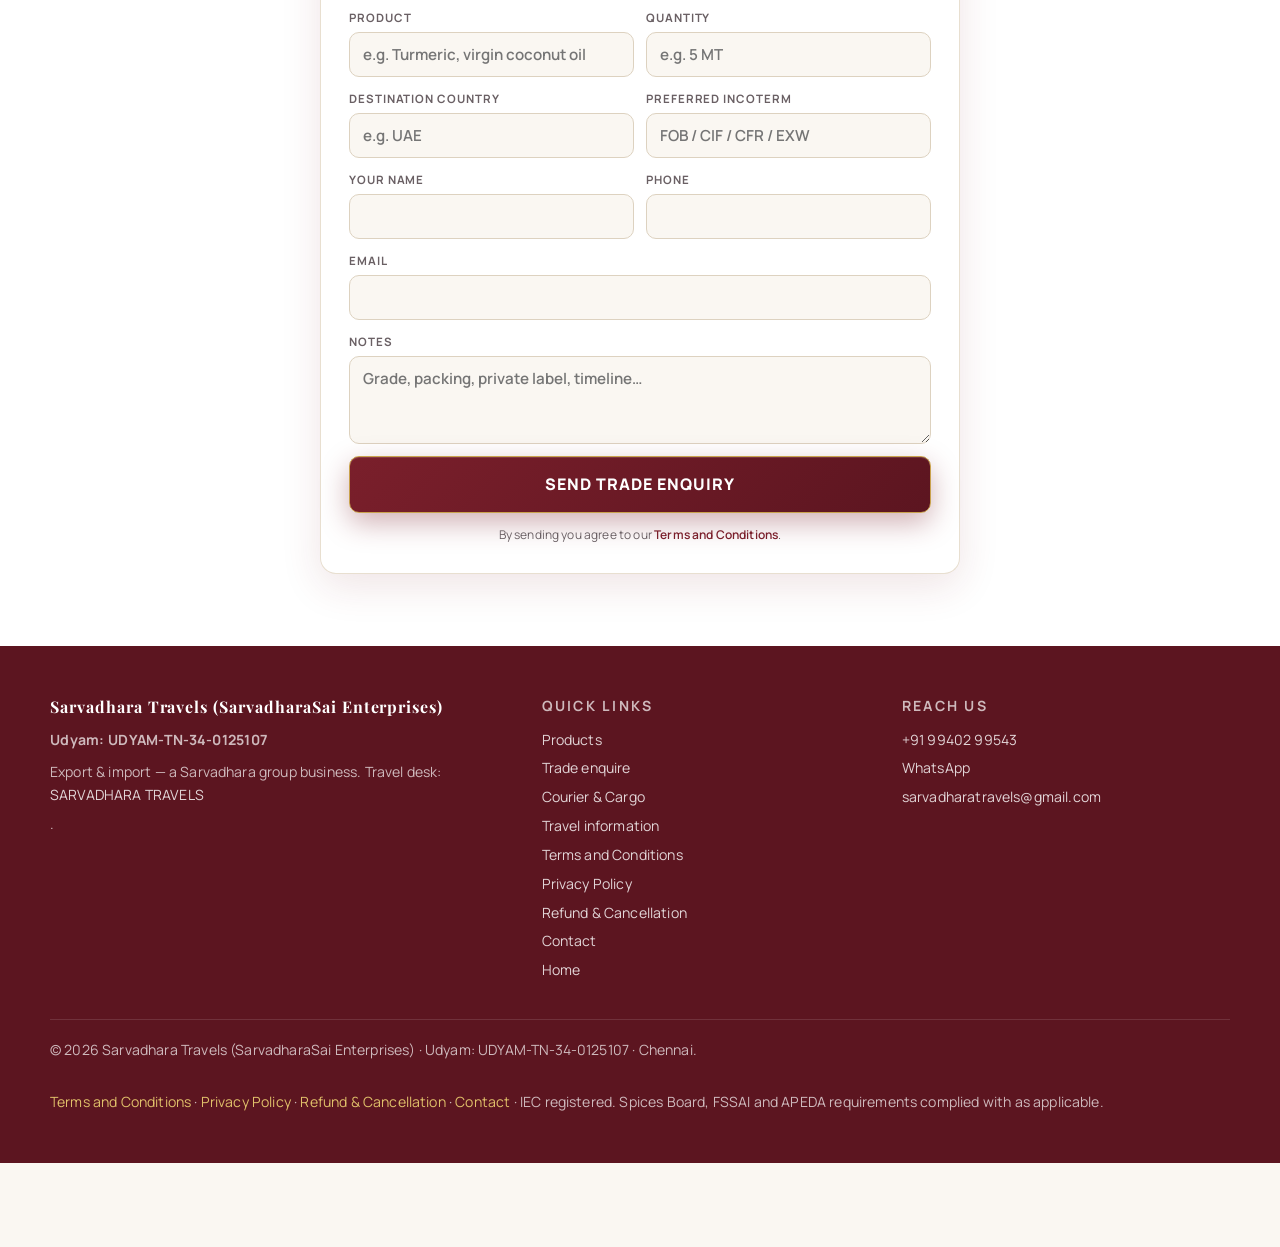
<file: export-import.html>
<!DOCTYPE html>
<html lang="en">
<head>
  <meta charset="UTF-8" />
  <meta name="viewport" content="width=device-width, initial-scale=1.0" />
  <meta name="google-site-verification" content="tMx1ZXSPIdaIU8Jpbs2BGnSeSw_jwKxsvkeBCyzR7Ts" />
  <title>Export &amp; Import | Sarvadhara Travels &amp; SarvadharaSai Enterprises</title>
  <meta name="description" content="SarvadharaSai Enterprises (Sarvadhara group) — export of Indian spices, coconut oil, rice and wheat; import sourcing on request. IEC registered. Spices Board, FSSAI and APEDA requirements complied with as applicable. Trade enquiries from Chennai." />
  <meta name="robots" content="index, follow" />
  <link rel="canonical" href="https://sarvadharatravels.in/export-import.html" />
  <link rel="icon" href="/favicon.ico" sizes="any" />
  <link rel="icon" type="image/png" sizes="48x48" href="/favicon-48.png" />
  <link rel="icon" type="image/png" sizes="96x96" href="/favicon-96.png" />
  <link rel="icon" type="image/png" sizes="192x192" href="/favicon-192.png" />
  <link rel="apple-touch-icon" sizes="180x180" href="/apple-touch-icon.png" />
  <link rel="manifest" href="/site.webmanifest" />
  <meta name="theme-color" content="#7A1F2B" />
  <meta property="og:type" content="website" />
  <meta property="og:site_name" content="SARVADHARA TRAVELS" />
  <meta property="og:title" content="Export &amp; Import | SarvadharaSai Enterprises" />
  <meta property="og:description" content="Spices, coconut oil, rice &amp; wheat export from India. IEC registered. Trade enquiries welcome." />
  <meta property="og:url" content="https://sarvadharatravels.in/export-import.html" />
  <meta property="og:image" content="https://sarvadharatravels.in/assets/img/logo-full.png" />
  <link rel="stylesheet" href="assets/styles.css" />
  <link rel="preconnect" href="https://fonts.googleapis.com" />
  <link rel="preconnect" href="https://fonts.gstatic.com" crossorigin />
  <link href="https://fonts.googleapis.com/css2?family=Playfair+Display:ital,wght@0,500;0,600;0,700;1,500&family=Manrope:wght@400;500;600;700;800&family=Noto+Sans+Tamil:wght@400;500;600;700&display=swap" rel="stylesheet" />
</head>
<body class="page-export">
    <header class="site-header is-solid" id="top">
    <div class="container nav">
      <div class="brand-lockup">
      <a class="logo" href="index.html">
        <span class="logo-mark" aria-hidden="true"><img src="assets/img/logo-emblem.png" width="40" height="40" alt="" /></span>
        <span class="logo-text">
          <strong>SARVADHARA</strong>
          <em>TRAVELS</em>
        </span>
      </a>
      <span class="brand-lockup-divider" aria-hidden="true"></span>
      <a class="logo logo-enterprises" href="courier.html" title="SarvadharaSai Enterprises">
        <span class="logo-mark" aria-hidden="true"><img src="assets/img/sarvadharasai-enterprises-logo.jpg" width="40" height="40" alt="" /></span>
        <span class="logo-text">
          <strong>SARVADHARASAI</strong>
          <em>ENTERPRISES</em>
        </span>
      </a>
    </div>
      <nav class="nav-center" aria-label="Primary">
        <a href="index.html#booking" data-enquiry="Flights">Flights</a>
        <a href="index.html#booking" data-enquiry="Holidays">Holidays</a>
        <a href="export-import.html" aria-current="page">Trade</a>
        <a href="courier.html">Courier</a>
        <a href="travel-info.html">Travel info</a>
        <a href="contact.html">Contact</a>
      </nav>
      <div class="nav-right">
        <div class="lang-switch" aria-label="Language / மொழி">
          <label class="lang-native-wrap">
            <span class="visually-hidden">Choose language</span>
            <select id="langNative" class="lang-native notranslate" translate="no" aria-label="Language">
              <option value="en">EN</option>
              <option value="ta">தமிழ்</option>
              <option value="hi">हिन्दी</option>
              <option value="te">తెలుగు</option>
              <option value="ml">മലയാളം</option>
              <option value="kn">ಕನ್ನಡ</option>
              <option value="bn">বাংলা</option>
              <option value="mr">मराठी</option>
              <option value="gu">ગુજરાતી</option>
              <option value="pa">ਪੰਜਾਬੀ</option>
              <option value="ur">اردو</option>
            </select>
          </label>
          <div id="google_translate_element" class="gt-slot" aria-hidden="true"></div>
        </div>
        <button class="nav-menu-btn" id="navToggle" aria-label="Open menu" aria-expanded="false" aria-controls="navDrawer">
          <span class="nav-menu-label">Menu</span>
          <span class="nav-menu-icon" aria-hidden="true"><span></span><span></span><span></span></span>
        </button>
      </div>
    </div>
  </header>

  <div class="nav-drawer-backdrop" id="navBackdrop" hidden></div>
  <aside class="nav-drawer" id="navDrawer" hidden aria-label="Site menu">
    <div class="nav-drawer-head">
      <div class="nav-drawer-brand-row">
        <span class="logo-mark" aria-hidden="true"><img src="assets/img/logo-emblem.png" width="34" height="34" alt="" /></span>
        <span class="logo-mark" aria-hidden="true"><img src="assets/img/sarvadharasai-enterprises-logo.jpg" width="34" height="34" alt="" /></span>
        <span class="nav-drawer-brand-stack">
          <strong>SARVADHARA</strong>
          <em>TRAVELS · ENTERPRISES</em>
        </span>
      </div>
      <button type="button" class="nav-drawer-close" id="navDrawerClose" aria-label="Close menu">✕</button>
    </div>
    <nav class="nav-drawer-links" id="navLinks">
      <a href="index.html#booking">Enquire</a>
      <a href="index.html#sec-flights">Flights &amp; tickets</a>
      <a href="index.html#sec-holidays">Holidays</a>
      <a href="index.html#sec-visa">Passport &amp; visa</a>
      <a href="travel-info.html">Travel information</a>
      <a href="export-import.html" aria-current="page">Export &amp; Import</a>
      <a href="#trade-enquire">Trade enquire</a>
      <a href="courier.html">Courier &amp; Cargo</a>
      <a href="index.html#services">All services</a>
      <a href="contact.html">Contact</a>
      <a href="terms.html">Terms and Conditions</a>
      <a class="btn btn-sm btn-whatsapp" id="navWhatsApp" href="#" target="_blank" rel="noopener" data-contact="whatsapp" hidden>WhatsApp</a>
    </nav>
  </aside>


  <section class="hero-export">
    <div>
      <p class="section-kicker" style="color:var(--gold-bright)">SarvadharaSai Enterprises</p>
      <h1>Export &amp; Import</h1>
      <div class="gold-divider" aria-hidden="true"><span class="orn">◆</span></div>
      <p class="section-sub" style="color:rgba(255,255,255,0.9)">Indian spices, coconut oil, rice and wheat — from Chennai to the world. A Sarvadhara group business. IEC registered.</p>
      <div class="snap-cta">
        <a class="btn btn-gold btn-pill" href="#trade-enquire">Send trade enquiry</a>
        <a class="btn btn-ghost btn-pill" href="#products">Products</a>
      </div>
    </div>
  </section>

  <section class="section-plain" id="map">
    <div class="container">
      <header class="section-head reveal">
        <p class="eyebrow"><span class="dot"></span> Trade routes</p>
        <h2>From Chennai to the world</h2>
        <p>Stylised routes toward Gulf, Europe, USA, Southeast Asia and Africa — markets we commonly serve.</p>
      </header>
      <div class="trade-map-wrap reveal" id="tradeMap">
        <svg viewBox="0 0 900 420" role="img" aria-label="World map with trade routes from Chennai">
          <defs>
            <linearGradient id="ocean" x1="0" y1="0" x2="0" y2="1">
              <stop offset="0%" stop-color="#faf7f2"/><stop offset="100%" stop-color="#efe4d4"/>
            </linearGradient>
            <linearGradient id="routeGold" x1="0" y1="0" x2="1" y2="0">
              <stop offset="0%" stop-color="#8f6e2a"/><stop offset="50%" stop-color="#e0c06a"/><stop offset="100%" stop-color="#c9a24d"/>
            </linearGradient>
            <filter id="mapGlow" x="-20%" y="-20%" width="140%" height="140%">
              <feGaussianBlur stdDeviation="2" result="b"/><feMerge><feMergeNode in="b"/><feMergeNode in="SourceGraphic"/></feMerge>
            </filter>
          </defs>
          <rect width="900" height="420" fill="url(#ocean)" rx="12"/>
          <!-- stylised landmasses -->
          <g fill="#7A1F2B" opacity="0.16">
            <path d="M90 90 C140 70 200 95 220 150 C235 200 200 260 150 270 C100 280 70 220 75 160 Z"/>
            <path d="M360 70 C400 55 445 80 450 130 C455 190 430 250 400 280 C365 310 340 250 345 180 Z"/>
            <path d="M480 90 C560 60 650 85 690 140 C720 190 680 230 620 240 C560 250 500 200 490 150 Z"/>
            <path d="M640 220 C700 210 760 240 770 280 C780 320 720 340 680 320 C650 305 630 260 640 220 Z"/>
            <path d="M360 260 C410 250 450 290 440 330 C430 360 380 355 360 330 Z"/>
          </g>
          <g fill="none" stroke="#7A1F2B" stroke-width="0.6" opacity="0.12">
            <path d="M40 210 H860"/><path d="M40 140 H860"/><path d="M40 280 H860"/>
          </g>
          <!-- routes: draw then dash -->
          <path class="trade-route" pathLength="100" style="--i:0" d="M580 230 Q520 190 460 170"/>
          <path class="trade-route" pathLength="100" style="--i:1" d="M580 230 Q500 140 390 110"/>
          <path class="trade-route" pathLength="100" style="--i:2" d="M580 230 Q360 120 160 150"/>
          <path class="trade-route" pathLength="100" style="--i:3" d="M580 230 Q630 235 680 240"/>
          <path class="trade-route" pathLength="100" style="--i:4" d="M580 230 Q480 280 380 260"/>
          <!-- moving packets -->
          <circle class="trade-packet" r="3.2" fill="#c9a24d" filter="url(#mapGlow)"><animateMotion dur="5s" repeatCount="indefinite" path="M580 230 Q520 190 460 170"/></circle>
          <circle class="trade-packet" r="3.2" fill="#c9a24d" filter="url(#mapGlow)"><animateMotion dur="6.5s" begin="0.4s" repeatCount="indefinite" path="M580 230 Q500 140 390 110"/></circle>
          <circle class="trade-packet" r="3.2" fill="#c9a24d" filter="url(#mapGlow)"><animateMotion dur="8s" begin="0.8s" repeatCount="indefinite" path="M580 230 Q360 120 160 150"/></circle>
          <circle class="trade-packet" r="3.2" fill="#c9a24d" filter="url(#mapGlow)"><animateMotion dur="4.2s" begin="0.2s" repeatCount="indefinite" path="M580 230 Q630 235 680 240"/></circle>
          <circle class="trade-packet" r="3.2" fill="#c9a24d" filter="url(#mapGlow)"><animateMotion dur="5.8s" begin="0.6s" repeatCount="indefinite" path="M580 230 Q480 280 380 260"/></circle>
          <!-- hub -->
          <circle class="trade-hub-pulse" cx="580" cy="230" r="14" fill="none" stroke="#c9a24d" stroke-width="1"/>
          <circle class="trade-hub" cx="580" cy="230" r="7"/>
          <text x="580" y="255" text-anchor="middle" font-family="Manrope,sans-serif" font-size="11" font-weight="700" fill="#7A1F2B">Chennai</text>
          <g fill="#c9a24d">
            <circle cx="460" cy="170" r="4"/><circle cx="390" cy="110" r="4"/>
            <circle cx="160" cy="150" r="4"/><circle cx="680" cy="240" r="4"/><circle cx="380" cy="260" r="4"/>
          </g>
          <g font-family="Manrope,sans-serif" font-size="10" fill="#6a6064" font-weight="600">
            <text x="460" y="158" text-anchor="middle">Gulf / UAE</text>
            <text x="390" y="98" text-anchor="middle">Europe</text>
            <text x="160" y="138" text-anchor="middle">USA</text>
            <text x="700" y="234">SE Asia</text>
            <text x="380" y="280" text-anchor="middle">Africa</text>
          </g>
        </svg>
      </div>
    </div>
  </section>

  <section class="section-plain alt" id="products">
    <div class="container">
      <header class="section-head reveal">
        <p class="eyebrow"><span class="dot"></span> What we export</p>
        <h2>Product categories</h2>
      </header>
      <div class="product-grid">
        <article class="product-card reveal">
          <h3>Spices — whole &amp; ground</h3>
          <ul>
            <li>Black pepper, cardamom, turmeric, chilli</li>
            <li>Cumin, coriander, cloves</li>
            <li>Blends and other spices on request</li>
          </ul>
        </article>
        <article class="product-card reveal">
          <h3>Coconut oil</h3>
          <ul>
            <li>Virgin / cold-pressed coconut oil</li>
            <li>Refined grades as specified</li>
            <li>Pack sizes as agreed</li>
          </ul>
        </article>
        <article class="product-card reveal">
          <h3>Rice</h3>
          <ul>
            <li>Basmati</li>
            <li>Non-basmati</li>
            <li>Grades and packing as per order</li>
          </ul>
        </article>
        <article class="product-card reveal">
          <h3>Wheat, grains &amp; pulses</h3>
          <ul>
            <li>Wheat and other grains</li>
            <li>Pulses on request</li>
            <li>Other agro products on request</li>
          </ul>
        </article>
      </div>
      <p class="services-legal-note reveal" style="margin-top:1.25rem">Import sourcing services are available on request — tell us the product and destination and we will advise feasibility.</p>
    </div>
  </section>

  <section class="section-plain" id="process">
    <div class="container">
      <header class="section-head reveal">
        <p class="eyebrow"><span class="dot"></span> How it works</p>
        <h2>From enquiry to delivery</h2>
      </header>
      <div class="process-steps">
        <div class="process-step reveal"><h3>Enquiry</h3><p>Share product, quantity and destination.</p></div>
        <div class="process-step reveal"><h3>Quotation</h3><p>Indicative pricing and Incoterm options.</p></div>
        <div class="process-step reveal"><h3>Sampling</h3><p>Samples arranged where applicable.</p></div>
        <div class="process-step reveal"><h3>Order / contract</h3><p>Confirm specs, packing and payment terms.</p></div>
        <div class="process-step reveal"><h3>Quality &amp; packing</h3><p>Checks and export-ready packing.</p></div>
        <div class="process-step reveal"><h3>Documentation</h3><p>Commercial and regulatory papers prepared.</p></div>
        <div class="process-step reveal"><h3>Shipping</h3><p>Sea (FCL/LCL) or air cargo booking.</p></div>
        <div class="process-step reveal"><h3>Delivery</h3><p>Handover per agreed Incoterm.</p></div>
      </div>
    </div>
  </section>

  <section class="section-plain alt" id="docs">
    <div class="container">
      <header class="section-head reveal">
        <p class="eyebrow"><span class="dot"></span> Documentation</p>
        <h2>Papers we help prepare</h2>
        <p>IEC held. Spices Board, FSSAI, APEDA and phytosanitary requirements complied with as applicable — we do not claim registrations not yet held.</p>
      </header>
      <div class="doc-grid">
        <div class="doc-card reveal">IEC (Importer–Exporter Code) — held</div>
        <div class="doc-card reveal">Commercial invoice &amp; packing list</div>
        <div class="doc-card reveal">Certificate of origin</div>
        <div class="doc-card reveal">Phytosanitary certificate (as applicable)</div>
        <div class="doc-card reveal">FSSAI / Spices Board / APEDA compliance (as applicable)</div>
        <div class="doc-card reveal">Quality / lab test reports (as applicable)</div>
        <div class="doc-card reveal">Shipping bill</div>
        <div class="doc-card reveal">Bill of lading / Airway bill</div>
        <div class="doc-card reveal">Cargo insurance (as agreed)</div>
      </div>
    </div>
  </section>

  <section class="section-plain" id="shipping">
    <div class="container">
      <header class="section-head reveal">
        <p class="eyebrow"><span class="dot"></span> Logistics &amp; terms</p>
        <h2>Shipping, Incoterms &amp; payment</h2>
      </header>
      <div class="product-grid">
        <article class="product-card reveal">
          <h3>Shipping options</h3>
          <ul>
            <li>Sea freight — FCL (full container)</li>
            <li>Sea freight — LCL (less than container)</li>
            <li>Air cargo for urgent or smaller lots</li>
          </ul>
        </article>
        <article class="product-card reveal">
          <h3>Incoterms offered</h3>
          <ul>
            <li>FOB — Free On Board</li>
            <li>CIF — Cost, Insurance &amp; Freight</li>
            <li>CFR — Cost &amp; Freight</li>
            <li>EXW — Ex Works</li>
          </ul>
        </article>
        <article class="product-card reveal">
          <h3>Packaging &amp; labelling</h3>
          <ul>
            <li>Export-grade packing</li>
            <li>Private labelling on request</li>
            <li>Buyer brand / design where agreed</li>
          </ul>
        </article>
        <article class="product-card reveal">
          <h3>Payment terms</h3>
          <ul>
            <li>Advance</li>
            <li>Letter of Credit (LC)</li>
            <li>Other terms as mutually agreed</li>
          </ul>
        </article>
      </div>
    </div>
  </section>

  <section class="section-plain alt" id="markets">
    <div class="container">
      <header class="section-head reveal">
        <p class="eyebrow"><span class="dot"></span> Markets</p>
        <h2>Target markets</h2>
      </header>
      <div class="market-grid">
        <div class="market-chip reveal">Gulf / UAE</div>
        <div class="market-chip reveal">Saudi Arabia</div>
        <div class="market-chip reveal">Oman</div>
        <div class="market-chip reveal">Qatar</div>
        <div class="market-chip reveal">Europe</div>
        <div class="market-chip reveal">USA</div>
        <div class="market-chip reveal">Southeast Asia</div>
        <div class="market-chip reveal">Africa</div>
      </div>
      <p class="services-legal-note reveal" style="margin-top:1.5rem"><strong>Quality assurance:</strong> We work to agreed specifications, arrange quality and lab checks as applicable, and pack for export durability. Final acceptance follows the contract and destination regulations.</p>
    </div>
  </section>

  <section class="section-plain" id="trade-faq">
    <div class="container">
      <header class="section-head reveal">
        <p class="eyebrow"><span class="dot"></span> Trade FAQ</p>
        <h2>Frequently asked questions</h2>
      </header>
      <div class="faq-list">
        <details class="faq-item reveal" open>
          <summary>Who handles export and import?</summary>
          <p><strong>SarvadharaSai Enterprises</strong>, a Sarvadhara group business, handles trade. Travel services remain under SARVADHARA TRAVELS.</p>
        </details>
        <details class="faq-item reveal">
          <summary>Do you hold an IEC?</summary>
          <p>Yes — Importer–Exporter Code (IEC) is held. Other registrations (Spices Board, FSSAI, APEDA and similar) are complied with as applicable for each shipment; we do not claim certifications we do not hold.</p>
        </details>
        <details class="faq-item reveal">
          <summary>Can you arrange samples?</summary>
          <p>Yes, sampling can be arranged where applicable before a full order.</p>
        </details>
        <details class="faq-item reveal">
          <summary>Do you publish prices online?</summary>
          <p>No. Pricing depends on product grade, quantity, packing, Incoterm and market conditions. Send a trade enquiry for a quotation.</p>
        </details>
        <details class="faq-item reveal">
          <summary>Can you help with import sourcing into India?</summary>
          <p>Yes — import sourcing is available on request. Share the product and requirements and we will advise.</p>
        </details>
      </div>
    </div>
  </section>

  <section class="section-plain alt" id="trade-enquire">
    <div class="container">
      <div class="trade-form-card reveal">
        <h2>Trade enquiry</h2>
        <p style="text-align:center;font-size:0.9rem">SarvadharaSai Enterprises — we reply by email.</p>
        <form id="tradeForm" action="https://formsubmit.co/sarvadharatravels@gmail.com" method="POST" novalidate>
          <input type="hidden" name="_subject" value="Trade enquiry" />
          <input type="hidden" name="_captcha" value="false" />
          <input type="hidden" name="_template" value="table" />
          <input type="hidden" name="_next" value="" data-form-next />
          <input type="hidden" name="enquiry_type" value="Export &amp; Import" />
          <input type="text" name="_honey" style="display:none" tabindex="-1" autocomplete="off" />
          <div class="form-row">
            <label>Product<input type="text" name="product" required placeholder="e.g. Turmeric, virgin coconut oil" /></label>
            <label>Quantity<input type="text" name="quantity" required placeholder="e.g. 5 MT" /></label>
          </div>
          <div class="form-row">
            <label>Destination country<input type="text" name="destination_country" required placeholder="e.g. UAE" /></label>
            <label>Preferred Incoterm<input type="text" name="incoterm" placeholder="FOB / CIF / CFR / EXW" /></label>
          </div>
          <div class="form-row">
            <label>Your name<input type="text" name="name" required autocomplete="name" /></label>
            <label>Phone<input type="tel" name="phone" required autocomplete="tel" /></label>
          </div>
          <div class="form-row">
            <label class="full">Email<input type="email" name="email" required autocomplete="email" /></label>
          </div>
          <div class="form-row">
            <label class="full">Notes<textarea name="notes" rows="3" placeholder="Grade, packing, private label, timeline…"></textarea></label>
          </div>
          <button type="submit" class="btn btn-search btn-block">Send trade enquiry</button>
          <p class="search-note" style="margin-top:0.75rem;text-align:center">By sending you agree to our <a href="terms.html">Terms and Conditions</a>.</p>
        </form>
      </div>
    </div>
  </section>

  
  <section class="thanks" id="thank-you" hidden>
    <div class="thanks-card thanks-card--wide">
      <div class="success-icon" aria-hidden="true">✓</div>
      <h2>Enquiry received</h2>
      <p class="thanks-ref-line" hidden>Your reference: <strong id="thanksRef">—</strong></p>
      <p>Thank you — Sarvadhara Travels will get back to you by email shortly. Please also send the same details on WhatsApp so we can assist faster.</p>
      <pre class="thanks-summary" id="thanksSummary" hidden></pre>
      <div class="thanks-actions">
        <a class="btn btn-wa-brand" id="thanksWhatsApp" href="#" target="_blank" rel="noopener" hidden>WhatsApp us</a>
        <a class="btn btn-maroon" href="#trade-enquire" id="thanksAgain">Send another enquiry</a>
            </div>
    </div>
  </section>

  <footer class="site-footer">
    <div class="container footer-grid">
      <div>
        <strong class="footer-brand">Sarvadhara Travels (SarvadharaSai Enterprises)</strong>
        <p class="footer-udyam">Udyam: UDYAM-TN-34-0125107</p>
        <p>Export &amp; import — a Sarvadhara group business. Travel desk: <a href="index.html">SARVADHARA TRAVELS</a>.</p>
      </div>
      <div>
        <p class="footer-label">Quick links</p>
        <a href="#products">Products</a>
        <a href="#trade-enquire">Trade enquire</a>
        <a href="courier.html">Courier &amp; Cargo</a>
        <a href="travel-info.html">Travel information</a>
        <a href="terms.html">Terms and Conditions</a>
        <a href="privacy.html">Privacy Policy</a>
        <a href="refund.html">Refund &amp; Cancellation</a>
        <a href="contact.html">Contact</a>
        <a href="index.html">Home</a>
      </div>
      <div>
        <p class="footer-label">Reach us</p>
        <a id="footerPhone" href="tel:+919940299543" data-contact="phone">+91 99402 99543</a>
        <a id="footerWhatsApp" href="#" target="_blank" rel="noopener" data-contact="whatsapp">WhatsApp</a>
        <a id="footerEmail" href="mailto:sarvadharatravels@gmail.com">sarvadharatravels@gmail.com</a>
      </div>
    </div>
    <div class="container footer-bottom">
      <p>© <span id="year"></span> Sarvadhara Travels (SarvadharaSai Enterprises) · Udyam: UDYAM-TN-34-0125107 · Chennai.</p>
      <p class="fine"><a href="terms.html">Terms and Conditions</a> · <a href="privacy.html">Privacy Policy</a> · <a href="refund.html">Refund &amp; Cancellation</a> · <a href="contact.html">Contact</a> · IEC registered. Spices Board, FSSAI and APEDA requirements complied with as applicable.</p>
    </div>
  </footer>
<div class="sarathi-root" id="sarathi">
    <div class="sarathi-panel" role="dialog" aria-label="Sarathi journey guide">
      <div class="sarathi-head">
        <img src="assets/img/logo-emblem.png" width="40" height="40" alt="" />
        <div><strong>Sarathi</strong><span>your journey guide</span></div>
        <button type="button" class="sarathi-close" id="sarathiClose" aria-label="Close">×</button>
      </div>
      <div class="sarathi-msgs" id="sarathiMsgs"></div>
      <div class="sarathi-chips">
        <button type="button" class="sarathi-chip" data-q="Export &amp; Import">Export &amp; Import</button>
        <button type="button" class="sarathi-chip" data-q="Spices">Spices</button>
        <button type="button" class="sarathi-chip" data-q="Contact">Contact</button>
        <button type="button" class="sarathi-chip" data-q="Flights">Flights</button>
      </div>
      <div class="sarathi-input-row">
        <input type="text" id="sarathiInput" placeholder="Ask Sarathi…" autocomplete="off" aria-label="Message" />
        <button type="button" class="sarathi-send" id="sarathiSend" aria-label="Send">↑</button>
      </div>
      <div class="sarathi-actions">
        <a id="sarathiEmail" href="mailto:sarvadharatravels@gmail.com">Email us</a>
        <a id="sarathiWhatsApp" href="#" target="_blank" rel="noopener" data-contact="whatsapp">WhatsApp us</a>
      </div>
      <p class="sarathi-disclaimer">Sarathi is an on-site guide, not a human.</p>
    </div>
    <button type="button" class="sarathi-fab" id="sarathiFab" aria-label="Open Sarathi" aria-expanded="false">
      <img src="assets/img/logo-emblem.png" width="60" height="60" alt="" />
    </button>
  </div>

  <script src="assets/app.js"></script>
  <script>
  document.addEventListener('DOMContentLoaded', () => {
    const form = document.getElementById('tradeForm');
    if (!form) return;
    form.addEventListener('submit', (e) => {
      form.querySelectorAll('.invalid').forEach(el => el.classList.remove('invalid'));
      let ok = true;
      form.querySelectorAll('input[required], textarea[required]').forEach(el => {
        if (!String(el.value||'').trim()) { el.classList.add('invalid'); ok = false; }
      });
      const email = form.querySelector('[name=email]');
      if (email && email.value && !/^[^\s@]+@[^\s@]+\.[^\s@]+$/.test(email.value)) { email.classList.add('invalid'); ok = false; }
      if (!ok) { e.preventDefault(); const f = form.querySelector('.invalid'); if (f) f.focus(); return; }
      if (typeof prepareAndSendEnquiry === 'function') {
        e.preventDefault();
        prepareAndSendEnquiry(form, { enquiryType: 'Export & Import', source: 'Trade form' });
      }
    });
  });
  </script>
  <script type="text/javascript">
    function googleTranslateElementInit() {
      new google.translate.TranslateElement({
        pageLanguage: 'en',
        includedLanguages: 'en,ta,hi,te,ml,kn,bn,mr,gu,pa,ur',
        layout: google.translate.TranslateElement.InlineLayout.HORIZONTAL,
        autoDisplay: false
      }, 'google_translate_element');
    }
  </script>
  <script type="text/javascript" src="https://translate.google.com/translate_a/element.js?cb=googleTranslateElementInit"></script>
</body>
</html>
</file>
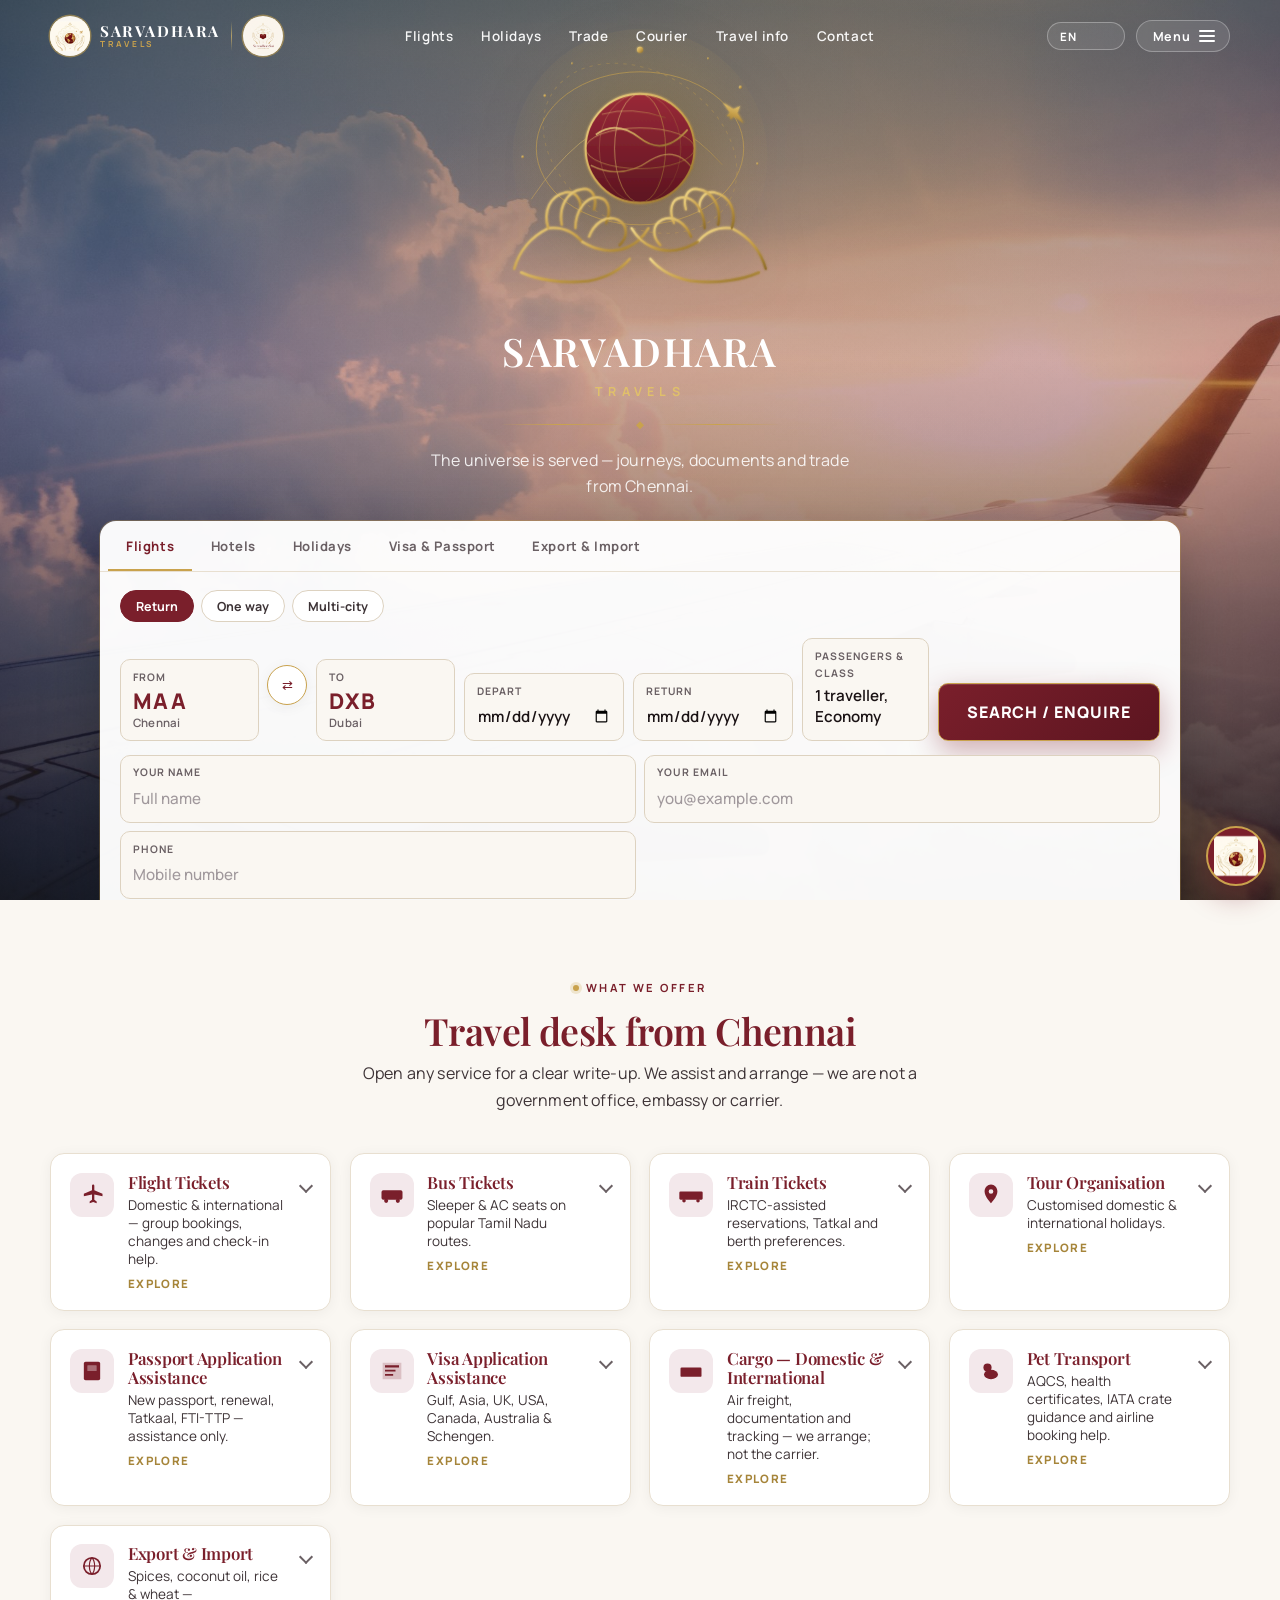
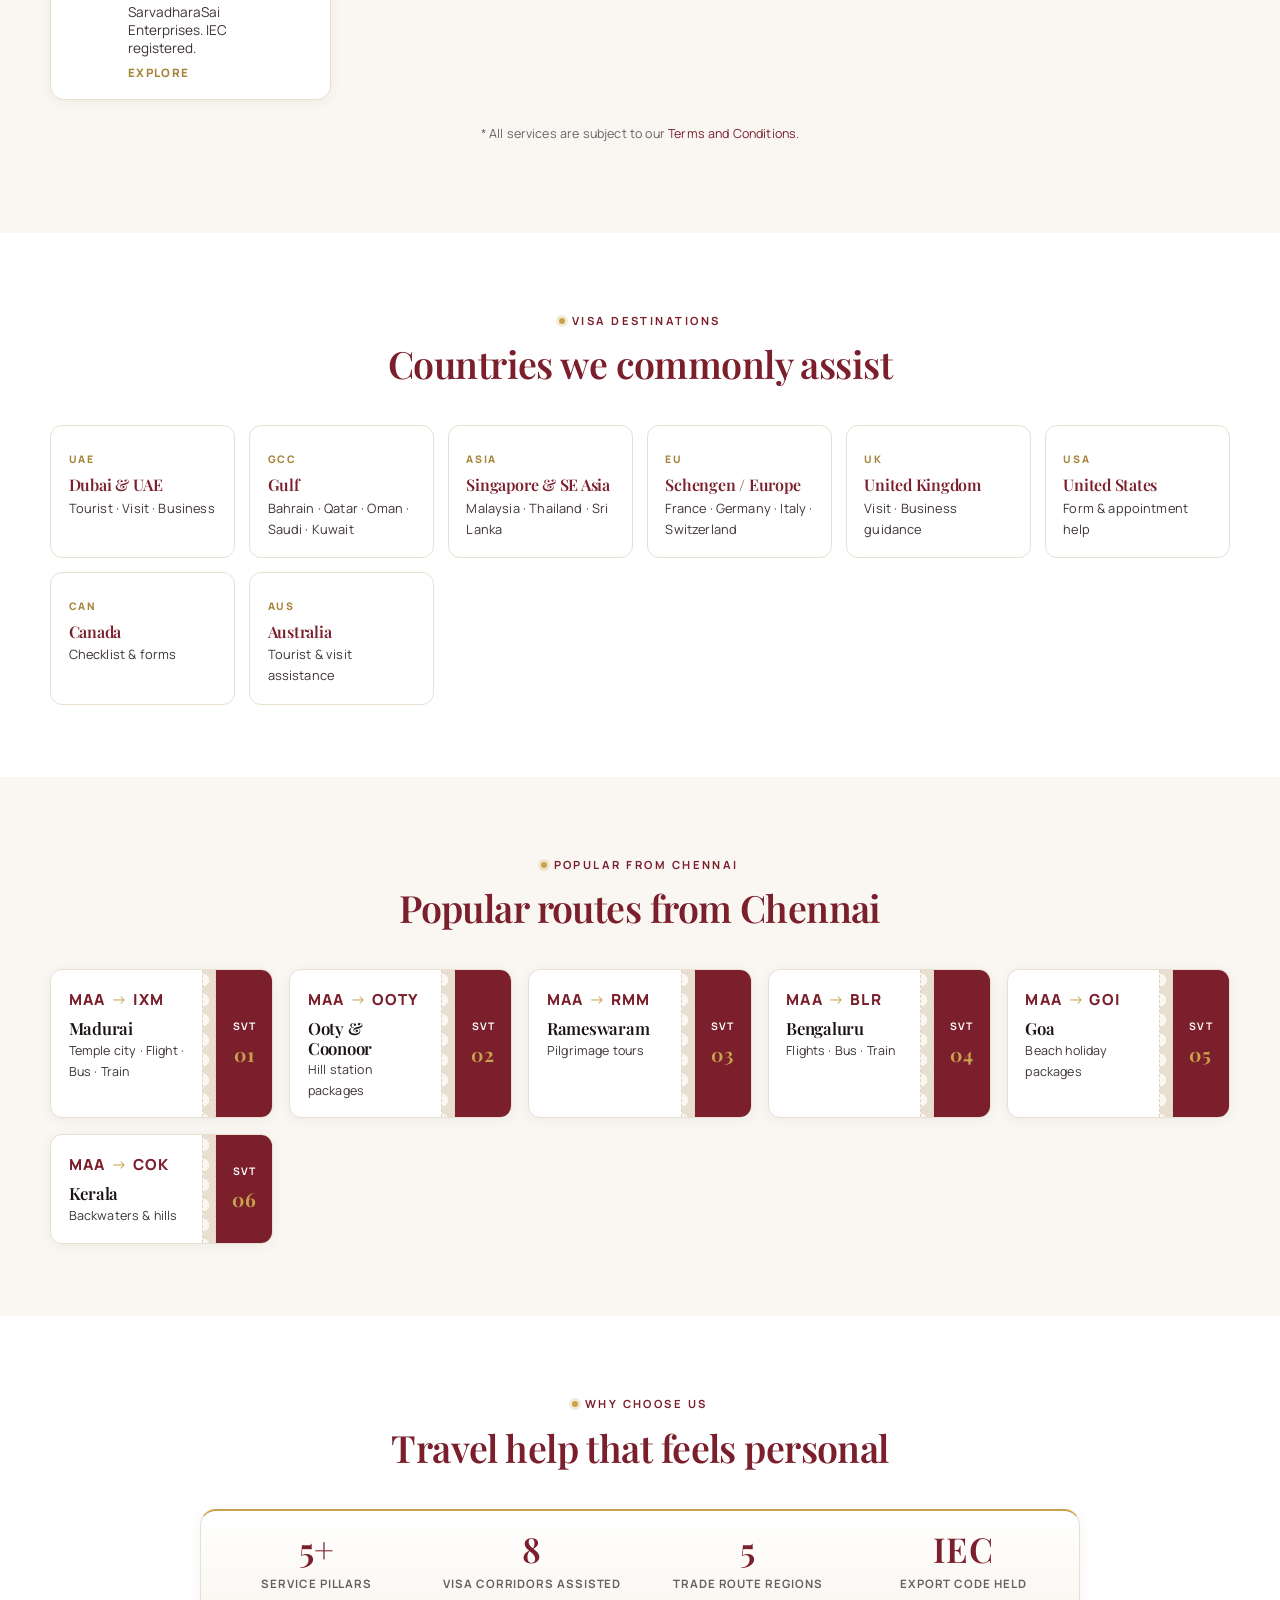
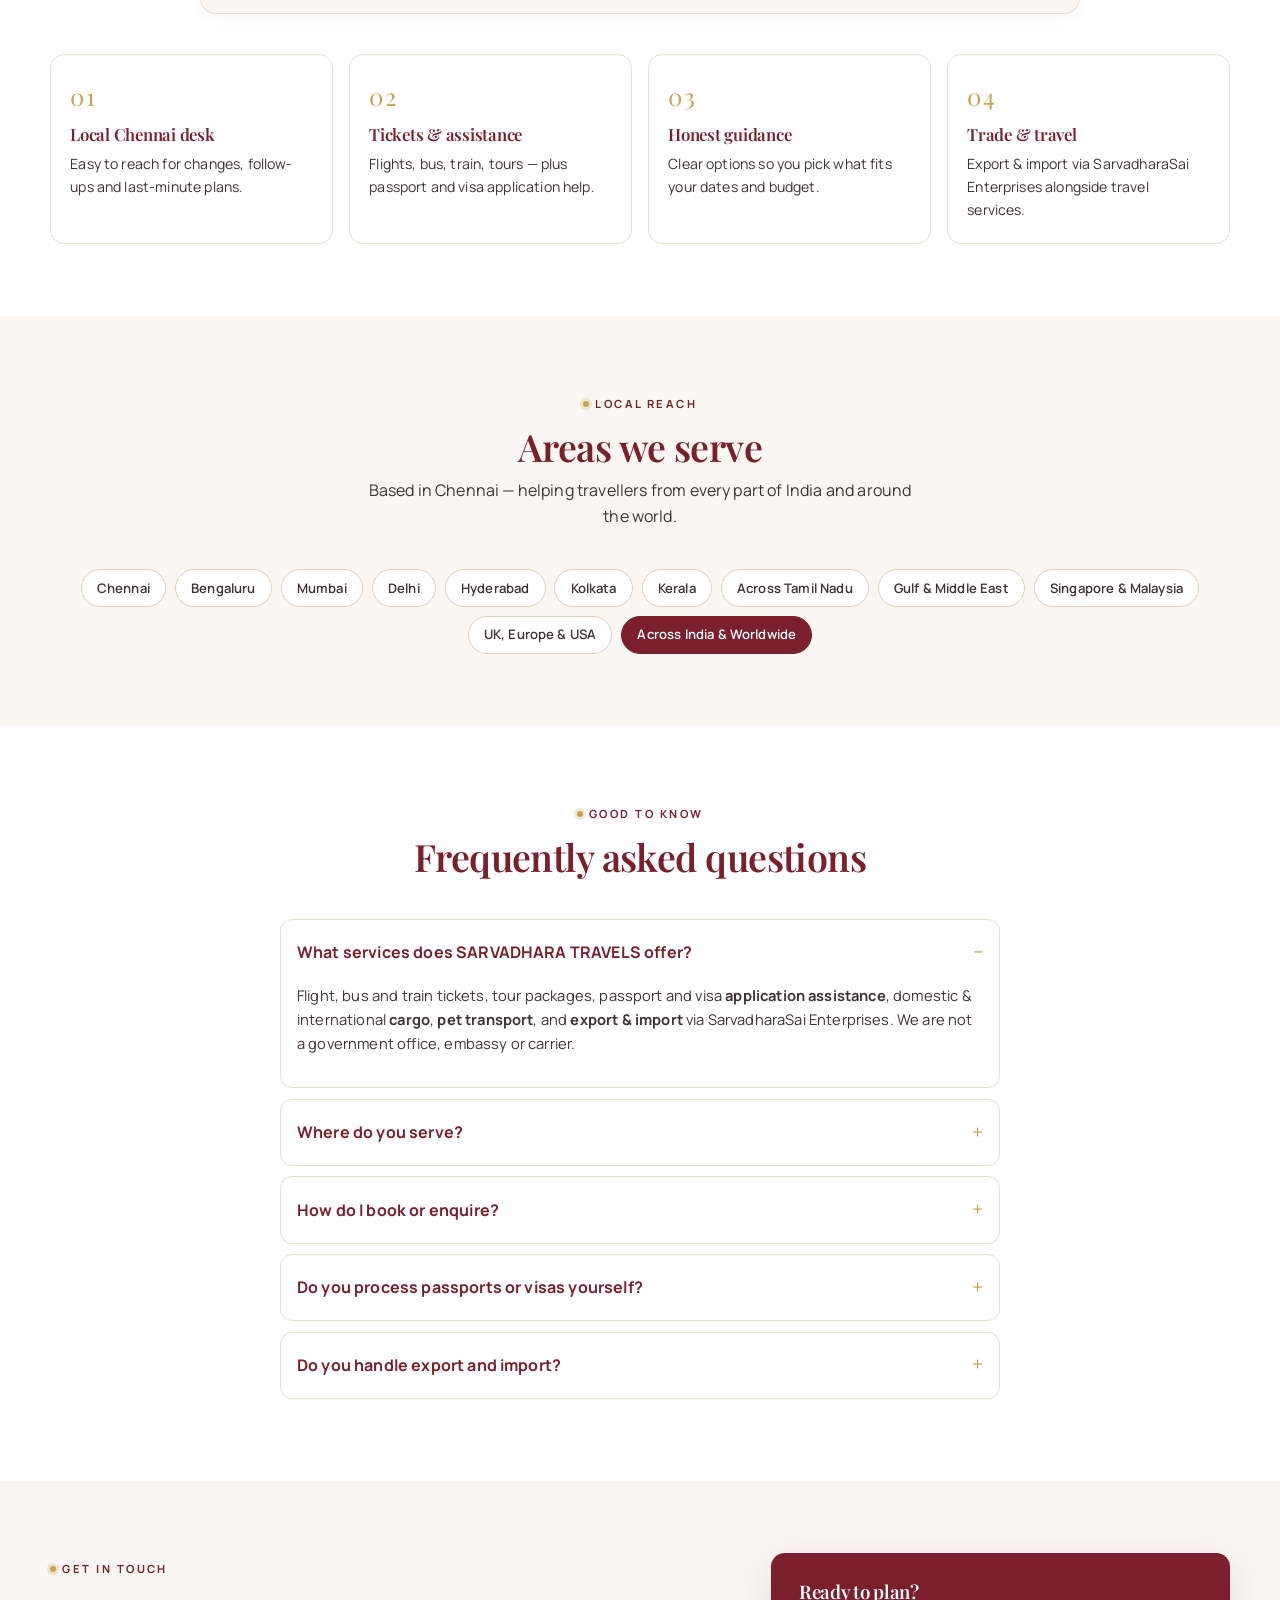
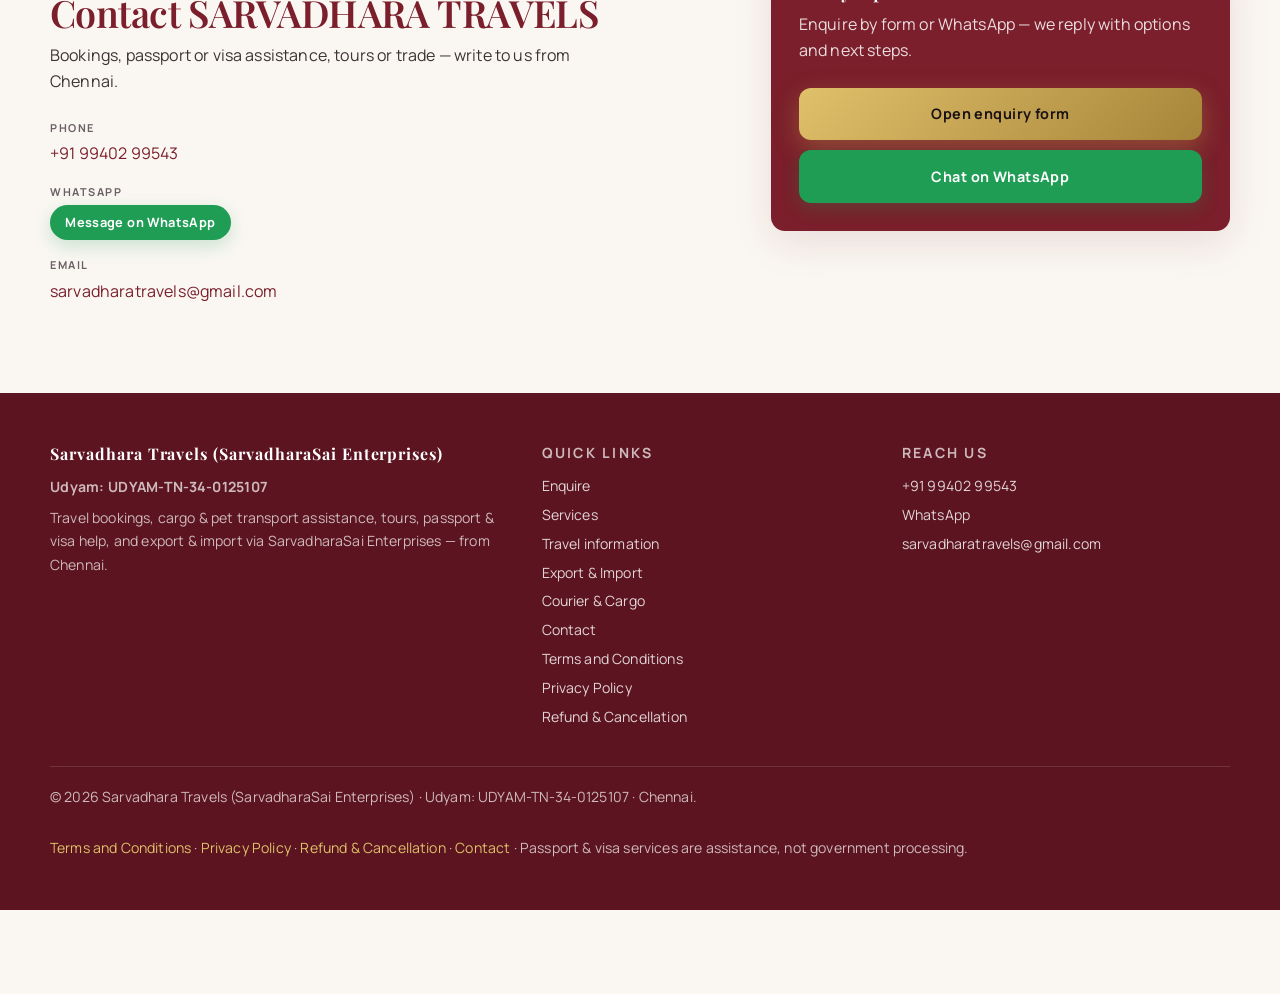
<file: index-classic.html>
<!DOCTYPE html>
<html lang="en">
<head>
  <meta name="robots" content="noindex, follow" />
  <meta charset="UTF-8" />
  <meta name="viewport" content="width=device-width, initial-scale=1.0" />
  <meta name="google-site-verification" content="tMx1ZXSPIdaIU8Jpbs2BGnSeSw_jwKxsvkeBCyzR7Ts" />
  <title>Sarvadhara Travels | Travel Agency for India &amp; Worldwide | Flights, Passport &amp; Visa</title>
  <meta name="description" content="Sarvadhara Travels — trusted travel agency serving customers across India and worldwide. Flight, bus &amp; train tickets; passport &amp; visa assistance (Gulf, Asia, UK, USA, Schengen); tours; cargo; pet transport; export &amp; import. Assistance only — not a government office." />
  <meta name="keywords" content="travel agency India, online travel agency, international flight tickets, travel agency Chennai, flight tickets Chennai, passport assistance, visa assistance, tour packages, cargo, pet transport, spices export, coconut oil export, rice wheat export, SarvadharaSai Enterprises" />
  <meta name="robots" content="index, follow" />
  <link rel="canonical" href="https://sarvadharatravels.in/" />
  <link rel="icon" href="/favicon.ico" sizes="any" />
  <link rel="icon" type="image/png" sizes="48x48" href="/favicon-48.png" />
  <link rel="icon" type="image/png" sizes="96x96" href="/favicon-96.png" />
  <link rel="icon" type="image/png" sizes="192x192" href="/favicon-192.png" />
  <link rel="apple-touch-icon" sizes="180x180" href="/apple-touch-icon.png" />
  <link rel="manifest" href="/site.webmanifest" />
  <meta name="theme-color" content="#7A1F2B" />
  <meta property="og:type" content="website" />
  <meta property="og:site_name" content="Sarvadhara Travels" />
  <meta property="og:title" content="Sarvadhara Travels | Travel Agency for India &amp; Worldwide" />
  <meta property="og:description" content="Tickets, passport &amp; visa assistance, tours, cargo, pet transport, and export &amp; import — Chennai to the world. We assist — we are not a government office." />
  <meta property="og:url" content="https://sarvadharatravels.in/" />
  <meta property="og:image" content="https://sarvadharatravels.in/logo-512.png" />
  <meta property="og:locale" content="en_IN" />
  <meta name="twitter:card" content="summary_large_image" />
  <meta name="twitter:title" content="Sarvadhara Travels | Travel Agency Chennai &amp; Tamil Nadu" />
  <meta name="twitter:description" content="Flights, IRCTC, passport &amp; visa assistance, tours, cargo, pet transport, export &amp; import. Chennai &amp; across India." />
  <link rel="stylesheet" href="assets/styles.css" />
  <link rel="preconnect" href="https://fonts.googleapis.com" />
  <link rel="preconnect" href="https://fonts.gstatic.com" crossorigin />
  <link href="https://fonts.googleapis.com/css2?family=Playfair+Display:ital,wght@0,500;0,600;0,700;1,500;1,600&family=Manrope:wght@400;500;600;700;800&family=Noto+Sans+Tamil:wght@400;500;600;700&display=swap" rel="stylesheet" />
  <script type="application/ld+json">
  {
    "@context": "https://schema.org",
    "@graph": [
      {
        "@type": "Organization",
        "@id": "https://sarvadharatravels.in/#organization",
        "name": "Sarvadhara Travels",
        "url": "https://sarvadharatravels.in/",
        "logo": {
          "@type": "ImageObject",
          "url": "https://sarvadharatravels.in/logo-512.png",
          "width": 512,
          "height": 512
        },
        "image": "https://sarvadharatravels.in/logo-512.png",
        "email": "sarvadharatravels@gmail.com",
        "telephone": "+91-9940299543",
        "address": {
          "@type": "PostalAddress",
          "addressLocality": "Chennai",
          "addressRegion": "Tamil Nadu",
          "addressCountry": "IN"
        }
      },
      {
        "@type": "TravelAgency",
        "@id": "https://sarvadharatravels.in/#travelagency",
        "name": "Sarvadhara Travels",
        "url": "https://sarvadharatravels.in/",
        "email": "sarvadharatravels@gmail.com",
        "telephone": "+91-9940299543",
        "image": "https://sarvadharatravels.in/logo-512.png",
        "logo": "https://sarvadharatravels.in/logo-512.png",
        "priceRange": "$$",
        "address": {
          "@type": "PostalAddress",
          "addressLocality": "Chennai",
          "addressRegion": "Tamil Nadu",
          "addressCountry": "IN"
        },
        "areaServed": [
          {"@type": "City", "name": "Chennai"},
          {"@type": "Country", "name": "India"},
          {"@type": "Place", "name": "Worldwide"}
        ],
        "parentOrganization": {"@id": "https://sarvadharatravels.in/#organization"},
        "description": "Trusted travel agency for customers across India and worldwide, based in Chennai — flight, bus and train tickets; passport and visa application assistance; customised tours; domestic and international cargo; pet transport; export and import via SarvadharaSai Enterprises. We assist and arrange — we are not a government office, embassy or carrier."
      }
    ]
  }
  </script>
</head>
<body>
  <header class="site-header" id="top">
    <div class="container nav">
      <div class="brand-lockup">
      <a class="logo" href="#top">
        <span class="logo-mark" aria-hidden="true"><img src="assets/img/logo-emblem.png" width="40" height="40" alt="" /></span>
        <span class="logo-text">
          <strong>SARVADHARA</strong>
          <em>TRAVELS</em>
        </span>
      </a>
      <span class="brand-lockup-divider" aria-hidden="true"></span>
      <a class="logo logo-enterprises" href="courier.html" title="SarvadharaSai Enterprises">
        <span class="logo-mark" aria-hidden="true"><img src="assets/img/sarvadharasai-enterprises-logo.jpg" width="40" height="40" alt="" /></span>
        <span class="logo-text">
          <strong>SARVADHARASAI</strong>
          <em>ENTERPRISES</em>
        </span>
      </a>
    </div>
      <nav class="nav-center" aria-label="Primary">
        <a href="#booking" data-enquiry="Flights">Flights</a>
        <a href="#booking" data-enquiry="Holidays">Holidays</a>
        <a href="export-import.html">Trade</a>
        <a href="courier.html">Courier</a>
        <a href="travel-info.html">Travel info</a>
        <a href="contact.html">Contact</a>
      </nav>
      <div class="nav-right">
        <div class="lang-switch" aria-label="Language / மொழி">
          <label class="lang-native-wrap">
            <span class="visually-hidden">Choose language</span>
            <select id="langNative" class="lang-native notranslate" translate="no" aria-label="Language">
              <option value="en">EN</option>
              <option value="ta">தமிழ்</option>
              <option value="hi">हिन्दी</option>
              <option value="te">తెలుగు</option>
              <option value="ml">മലയാളം</option>
              <option value="kn">ಕನ್ನಡ</option>
              <option value="bn">বাংলা</option>
              <option value="mr">मराठी</option>
              <option value="gu">ગુજરાતી</option>
              <option value="pa">ਪੰਜਾਬੀ</option>
              <option value="ur">اردو</option>
            </select>
          </label>
          <div id="google_translate_element" class="gt-slot" aria-hidden="true"></div>
        </div>
        <button class="nav-menu-btn" id="navToggle" aria-label="Open menu" aria-expanded="false" aria-controls="navDrawer">
          <span class="nav-menu-label">Menu</span>
          <span class="nav-menu-icon" aria-hidden="true"><span></span><span></span><span></span></span>
        </button>
      </div>
    </div>
  </header>

  <div class="nav-drawer-backdrop" id="navBackdrop" hidden></div>
  <aside class="nav-drawer" id="navDrawer" hidden aria-label="Site menu">
    <div class="nav-drawer-head">
      <div class="nav-drawer-brand-row">
        <span class="logo-mark" aria-hidden="true"><img src="assets/img/logo-emblem.png" width="34" height="34" alt="" /></span>
        <span class="logo-mark" aria-hidden="true"><img src="assets/img/sarvadharasai-enterprises-logo.jpg" width="34" height="34" alt="" /></span>
        <span class="nav-drawer-brand-stack">
          <strong>SARVADHARA</strong>
          <em>TRAVELS · ENTERPRISES</em>
        </span>
      </div>
      <button type="button" class="nav-drawer-close" id="navDrawerClose" aria-label="Close menu">✕</button>
    </div>
    <nav class="nav-drawer-links" id="navLinks">
      <a href="#booking">Enquire</a>
      <a href="#sec-flights">Flights &amp; tickets</a>
      <a href="#sec-holidays">Holidays</a>
      <a href="#sec-visa">Passport &amp; visa</a>
      <a href="travel-info.html">Travel information</a>
      <a href="export-import.html">Export &amp; Import</a>
      <a href="courier.html">Courier &amp; Cargo</a>
      <a href="#services">All services</a>
      <a href="#areas">Areas we serve</a>
      <a href="#faq">FAQ</a>
      <a href="contact.html">Contact</a>
      <a class="btn btn-sm btn-whatsapp" id="navWhatsApp" href="#" target="_blank" rel="noopener" data-contact="whatsapp" hidden>WhatsApp</a>
    </nav>
  </aside>

  <div class="snap-root" id="snapRoot">
    <!-- HERO -->
    <section class="snap-section hero-snap snap-scene" id="booking">
      <div class="hero-brand-stage" aria-hidden="true">
        <svg viewBox="0 0 400 360" role="img">
          <defs>
            <linearGradient id="gGold" x1="0" y1="0" x2="1" y2="1">
              <stop offset="0%" stop-color="#f0d78a"/><stop offset="55%" stop-color="#c9a24d"/><stop offset="100%" stop-color="#8f6e2a"/>
            </linearGradient>
            <linearGradient id="gMaroon" x1="0" y1="0" x2="0" y2="1">
              <stop offset="0%" stop-color="#9a2a38"/><stop offset="100%" stop-color="#5c1520"/>
            </linearGradient>
            <radialGradient id="gGlow" cx="50%" cy="45%" r="55%">
              <stop offset="0%" stop-color="#c9a24d" stop-opacity="0.35"/><stop offset="100%" stop-color="#c9a24d" stop-opacity="0"/>
            </radialGradient>
            <filter id="softGlow" x="-40%" y="-40%" width="180%" height="180%">
              <feGaussianBlur stdDeviation="1.4" result="b"/>
              <feMerge><feMergeNode in="b"/><feMergeNode in="SourceGraphic"/></feMerge>
            </filter>
          </defs>
          <circle cx="200" cy="168" r="150" fill="url(#gGlow)"/>
          <!-- arch ornament -->
          <path class="arch-draw" d="M72 218 Q200 28 328 218" fill="none" stroke="url(#gGold)" stroke-width="1.15" opacity="0.5"/>
          <circle cx="200" cy="42" r="3.5" fill="url(#gGold)" filter="url(#softGlow)"/>
          <!-- orbit rings -->
          <ellipse class="orbit-ring" cx="200" cy="158" rx="122" ry="90"/>
          <ellipse class="orbit-ring orbit-ring--soft" cx="200" cy="158" rx="122" ry="90" transform="rotate(32 200 158)"/>
          <!-- globe -->
          <g class="globe-spin" filter="url(#softGlow)">
            <circle cx="200" cy="158" r="64" fill="url(#gMaroon)" stroke="url(#gGold)" stroke-width="2.2"/>
            <ellipse cx="200" cy="158" rx="30" ry="64" fill="none" stroke="url(#gGold)" stroke-width="1" opacity="0.65"/>
            <ellipse cx="200" cy="158" rx="64" ry="24" fill="none" stroke="url(#gGold)" stroke-width="1" opacity="0.65"/>
            <ellipse cx="200" cy="158" rx="48" ry="64" fill="none" stroke="url(#gGold)" stroke-width="0.7" opacity="0.4"/>
            <path d="M148 142 Q172 124 200 146 Q228 168 256 136" fill="none" stroke="url(#gGold)" stroke-width="2" opacity="0.9"/>
            <path d="M142 178 Q178 196 212 172 Q242 154 262 182" fill="none" stroke="url(#gGold)" stroke-width="1.4" opacity="0.7"/>
            <path d="M155 118 Q190 108 230 122" fill="none" stroke="url(#gGold)" stroke-width="1" opacity="0.55"/>
          </g>
          <!-- plane on orbit (CSS offset-path + SMIL fallback via animateMotion) -->
          <g class="orbit-plane" filter="url(#softGlow)">
            <path d="M0 0 l14 -3.2 l3.2 -8 l3.2 8 l14 3.2 l-14 2.8 v5.5 l-3.2-2.8 l-3.2 2.8 v-5.5 z" fill="url(#gGold)"/>
            <animateMotion dur="14s" repeatCount="indefinite" path="M200,68 A122,90 0 1,1 199.9,68" rotate="auto"/>
          </g>
          <!-- gold serving hands: left + right enter from the sides -->
          <g class="hands-rise" fill="none" stroke="url(#gGold)" stroke-width="2.35" stroke-linecap="round" stroke-linejoin="round" filter="url(#softGlow)">
            <g class="hand-left">
              <path d="M52 300 C58 278 72 262 92 252 C108 250 122 256 132 268"/>
              <path d="M92 252 C86 232 94 214 112 210 C124 208 132 218 130 232"/>
              <path d="M108 248 C104 228 114 208 132 206 C144 204 150 216 146 230"/>
              <path d="M124 252 C124 232 136 214 152 216 C164 218 166 232 160 246"/>
              <path d="M140 262 C146 246 160 236 174 242 C186 248 186 262 176 272"/>
              <path d="M132 268 C148 278 168 282 186 274 C196 270 204 262 210 252"/>
              <path d="M60 304 C78 312 108 318 140 314 C162 310 178 300 188 288"/>
            </g>
            <g class="hand-right">
              <path d="M348 300 C342 278 328 262 308 252 C292 250 278 256 268 268"/>
              <path d="M308 252 C314 232 306 214 288 210 C276 208 268 218 270 232"/>
              <path d="M292 248 C296 228 286 208 268 206 C256 204 250 216 254 230"/>
              <path d="M276 252 C276 232 264 214 248 216 C236 218 234 232 240 246"/>
              <path d="M260 262 C254 246 240 236 226 242 C214 248 214 262 224 272"/>
              <path d="M268 268 C252 278 232 282 214 274 C204 270 196 262 190 252"/>
              <path d="M340 304 C322 312 292 318 260 314 C238 310 222 300 212 288"/>
            </g>
          </g>
          <!-- constellation -->
          <g fill="url(#gGold)" class="hero-stars">
            <circle cx="88" cy="96" r="1.6"/><circle cx="318" cy="86" r="1.9"/>
            <circle cx="338" cy="176" r="1.3"/><circle cx="62" cy="168" r="1.5"/>
            <circle cx="120" cy="58" r="1.1"/><circle cx="280" cy="52" r="1.2"/>
          </g>
        </svg>
      </div>
      <div class="hero-copy-mini">
        <h1>SARVADHARA</h1>
        <span class="gold-sub">Travels</span>
        <div class="gold-divider" aria-hidden="true"><span class="orn">◆</span></div>
        <p class="hero-tag">The universe is served — journeys, documents and trade from Chennai.</p>
      </div>

      <div class="search-panel" role="search" aria-label="Book or enquire">
        <div class="search-tabs" role="tablist">
          <button type="button" class="search-tab active" role="tab" aria-selected="true" data-type="Flights">Flights</button>
          <button type="button" class="search-tab" role="tab" aria-selected="false" data-type="Hotels">Hotels</button>
          <button type="button" class="search-tab" role="tab" aria-selected="false" data-type="Holidays">Holidays</button>
          <button type="button" class="search-tab" role="tab" aria-selected="false" data-type="Visa &amp; Passport">Visa &amp; Passport</button>
          <button type="button" class="search-tab" role="tab" aria-selected="false" data-type="Export &amp; Import">Export &amp; Import</button>
        </div>
        <div class="search-body">
          <div class="trip-pills" id="tripPills" role="group" aria-label="Trip type">
            <button type="button" class="trip-pill active" data-trip="Return">Return</button>
            <button type="button" class="trip-pill" data-trip="One way">One way</button>
            <button type="button" class="trip-pill" data-trip="Multi-city">Multi-city</button>
          </div>

          <form id="bookingForm" action="https://formsubmit.co/sarvadharatravels@gmail.com" method="POST" novalidate>
            <input type="hidden" name="_subject" value="New enquiry - Sarvadhara Travels" />
            <input type="hidden" name="_captcha" value="false" />
            <input type="hidden" name="_template" value="table" />
            <input type="hidden" name="_next" value="" id="formNext" data-form-next />
            <input type="hidden" name="enquiry_type" id="travelType" value="Flights" />
            <input type="hidden" name="trip_type" id="tripType" value="Return" />
            <input type="hidden" name="passengers" id="passengers" value="1" />
            <input type="hidden" name="cabin_class" id="cabinClass" value="Economy" />
            <input type="hidden" name="route" id="routeLine" value="" />
            <input type="text" name="_honey" style="display:none" tabindex="-1" autocomplete="off" />

            <!-- Flights / Hotels -->
            <div class="panel-group" data-show="Flights,Hotels">
              <div class="search-grid">
                <div class="search-field ap-field" id="fromField" data-ap="from">
                  <label for="fromInput">From</label>
                  <button type="button" class="ap-display" id="fromDisplay" hidden aria-label="Change origin">
                    <span class="ap-code" id="fromCode"></span>
                    <span class="ap-city" id="fromCity"></span>
                  </button>
                  <input type="text" class="ap-input" id="fromInput" placeholder="City or airport" autocomplete="off" spellcheck="false" aria-autocomplete="list" aria-controls="apMenu" />
                  <input type="hidden" name="from" id="from" value="" />
                </div>
                <button type="button" class="swap-btn" id="swapBtn" aria-label="Swap from and to" title="Swap">⇄</button>
                <div class="search-field ap-field" id="toField" data-ap="to">
                  <label for="toInput">To</label>
                  <button type="button" class="ap-display" id="toDisplay" hidden aria-label="Change destination">
                    <span class="ap-code" id="toCode"></span>
                    <span class="ap-city" id="toCity"></span>
                  </button>
                  <input type="text" class="ap-input" id="toInput" placeholder="City or airport" autocomplete="off" spellcheck="false" aria-autocomplete="list" aria-controls="apMenu" />
                  <input type="hidden" name="to" id="to" value="" />
                </div>
                <div class="search-field">
                  <label for="date">Depart</label>
                  <input type="date" name="date" id="date" />
                </div>
                <div class="search-field" id="fieldReturn">
                  <label for="returnDate">Return</label>
                  <input type="date" name="return_date" id="returnDate" />
                </div>
                <div class="search-field pax-field" id="paxField">
                  <label>Passengers &amp; class</label>
                  <button type="button" class="pax-trigger" id="paxTrigger" aria-expanded="false" aria-haspopup="dialog">1 traveller, Economy</button>
                  <div class="pax-popover" role="dialog" aria-label="Passengers and cabin class">
                    <div class="pax-row">
                      <div><strong>Adults</strong><span>12+ years</span></div>
                      <div class="stepper">
                        <button type="button" id="adultsDec" aria-label="Fewer adults">−</button>
                        <span class="val" id="adultsVal">1</span>
                        <button type="button" id="adultsInc" aria-label="More adults">+</button>
                      </div>
                    </div>
                    <div class="pax-row">
                      <div><strong>Children</strong><span>2–11 years</span></div>
                      <div class="stepper">
                        <button type="button" id="childrenDec" aria-label="Fewer children">−</button>
                        <span class="val" id="childrenVal">0</span>
                        <button type="button" id="childrenInc" aria-label="More children">+</button>
                      </div>
                    </div>
                    <div class="pax-row">
                      <div><strong>Infants</strong><span>Under 2</span></div>
                      <div class="stepper">
                        <button type="button" id="infantsDec" aria-label="Fewer infants">−</button>
                        <span class="val" id="infantsVal">0</span>
                        <button type="button" id="infantsInc" aria-label="More infants">+</button>
                      </div>
                    </div>
                    <div class="pax-class">
                      <div class="pax-class-label">Cabin class</div>
                      <div class="trip-pills" style="margin:0">
                        <button type="button" class="trip-pill active" data-cabin="Economy">Economy</button>
                        <button type="button" class="trip-pill" data-cabin="Premium Economy">Premium</button>
                        <button type="button" class="trip-pill" data-cabin="Business">Business</button>
                        <button type="button" class="trip-pill" data-cabin="First">First</button>
                      </div>
                    </div>
                    <button type="button" class="pax-done" id="paxDone">Done</button>
                  </div>
                </div>
                <button type="submit" class="btn btn-search" id="sendEmail">Search / Enquire</button>
              </div>
            </div>

            <!-- Holidays -->
            <div class="panel-group" data-show="Holidays" hidden>
              <div class="search-grid compact">
                <div class="search-field cselect" id="tourTypeSelect">
                  <label>Tour type</label>
                  <input type="hidden" name="tour_type" id="tourType" value="" />
                  <button type="button" class="cselect-trigger" aria-expanded="false" aria-haspopup="listbox">
                    <span class="cselect-label">Select…</span><span class="chev" aria-hidden="true"></span>
                  </button>
                  <div class="cselect-menu" role="listbox">
                    <button type="button" class="cselect-option" role="option" data-value="Family tour">Family tour</button>
                    <button type="button" class="cselect-option" role="option" data-value="Group tour">Group tour</button>
                    <button type="button" class="cselect-option" role="option" data-value="Corporate tour">Corporate tour</button>
                    <button type="button" class="cselect-option" role="option" data-value="Temple / pilgrimage">Temple / pilgrimage</button>
                    <button type="button" class="cselect-option" role="option" data-value="Honeymoon">Honeymoon</button>
                    <button type="button" class="cselect-option" role="option" data-value="Custom package">Custom package</button>
                  </div>
                </div>
                <div class="search-field ap-field" id="tourDestField" data-ap="tourDest">
                  <label for="tourDestInput">Destination</label>
                  <button type="button" class="ap-display" id="tourDestDisplay" hidden aria-label="Change destination">
                    <span class="ap-code" id="tourDestCode"></span>
                    <span class="ap-city" id="tourDestCity"></span>
                  </button>
                  <input type="text" class="ap-input" id="tourDestInput" placeholder="City or airport" autocomplete="off" spellcheck="false" />
                  <input type="hidden" name="tour_destination" id="tourDest" value="" />
                </div>
                <div class="search-field">
                  <label for="tourStart">Start date</label>
                  <input type="date" name="tour_start" id="tourStart" />
                </div>
                <div class="search-field">
                  <label for="tourEnd">End date</label>
                  <input type="date" name="tour_end" id="tourEnd" />
                </div>
                <div class="search-field">
                  <label for="tourPax">Travellers</label>
                  <input type="number" name="tour_pax" id="tourPax" min="1" max="100" value="2" />
                </div>
                <div class="search-field">
                  <label for="tourNotes">Notes</label>
                  <input type="text" name="tour_notes" id="tourNotes" placeholder="Budget, hotels…" />
                </div>
              </div>
              <div class="search-actions">
                <button type="submit" class="btn btn-search">Search / Enquire</button>
              </div>
            </div>

            <!-- Visa & Passport -->
            <div class="panel-group" data-show="Visa &amp; Passport" hidden>
              <p class="assist-note">We provide <strong>application assistance</strong> — we are not a government office or embassy.</p>
              <div class="search-grid compact">
                <div class="search-field cselect">
                  <label>Service</label>
                  <input type="hidden" name="doc_service" id="docService" value="" />
                  <button type="button" class="cselect-trigger" aria-expanded="false" aria-haspopup="listbox">
                    <span class="cselect-label">Select…</span><span class="chev" aria-hidden="true"></span>
                  </button>
                  <div class="cselect-menu" role="listbox">
                    <button type="button" class="cselect-option" role="option" data-value="New passport">New passport</button>
                    <button type="button" class="cselect-option" role="option" data-value="Passport renewal">Passport renewal</button>
                    <button type="button" class="cselect-option" role="option" data-value="Tatkaal assistance">Tatkaal assistance</button>
                    <button type="button" class="cselect-option" role="option" data-value="FTI-TTP registration">FTI-TTP registration</button>
                    <button type="button" class="cselect-option" role="option" data-value="Tourist visa">Tourist visa</button>
                    <button type="button" class="cselect-option" role="option" data-value="Business visa">Business visa</button>
                    <button type="button" class="cselect-option" role="option" data-value="Visit / family visa">Visit / family visa</button>
                  </div>
                </div>
                <div class="search-field">
                  <label for="visaCountry">Country (for visa)</label>
                  <input type="text" name="visa_country" id="visaCountry" placeholder="e.g. UAE, Schengen" />
                </div>
                <div class="search-field">
                  <label for="docApplicants">Applicants</label>
                  <input type="number" name="doc_applicants" id="docApplicants" min="1" max="20" value="1" />
                </div>
                <div class="search-field">
                  <label for="docCity">City / preferred PSK</label>
                  <input type="text" name="doc_city" id="docCity" placeholder="e.g. Chennai" />
                </div>
              </div>
              <div class="search-actions">
                <button type="submit" class="btn btn-search">Search / Enquire</button>
              </div>
            </div>

            <!-- Export & Import -->
            <div class="panel-group" data-show="Export &amp; Import" hidden>
              <p class="assist-note">Trade enquiries for <strong>SarvadharaSai Enterprises</strong> (Sarvadhara group). IEC registered.</p>
              <div class="search-grid compact">
                <div class="search-field cselect">
                  <label>Product</label>
                  <input type="hidden" name="trade_product" id="tradeProduct" value="" />
                  <button type="button" class="cselect-trigger" aria-expanded="false" aria-haspopup="listbox">
                    <span class="cselect-label">Select…</span><span class="chev" aria-hidden="true"></span>
                  </button>
                  <div class="cselect-menu" role="listbox">
                    <button type="button" class="cselect-option" role="option" data-value="Spices (whole / ground)">Spices (whole / ground)</button>
                    <button type="button" class="cselect-option" role="option" data-value="Coconut oil">Coconut oil</button>
                    <button type="button" class="cselect-option" role="option" data-value="Rice (basmati / non-basmati)">Rice (basmati / non-basmati)</button>
                    <button type="button" class="cselect-option" role="option" data-value="Wheat &amp; grains">Wheat &amp; grains</button>
                    <button type="button" class="cselect-option" role="option" data-value="Pulses / other agro">Pulses / other agro</button>
                    <button type="button" class="cselect-option" role="option" data-value="Import sourcing">Import sourcing</button>
                  </div>
                </div>
                <div class="search-field">
                  <label for="tradeQty">Quantity</label>
                  <input type="text" name="trade_quantity" id="tradeQty" placeholder="e.g. 5 MT" />
                </div>
                <div class="search-field">
                  <label for="tradeDest">Destination country</label>
                  <input type="text" name="trade_destination" id="tradeDest" placeholder="e.g. UAE, Germany" />
                </div>
                <div class="search-field">
                  <label for="tradeIncoterm">Preferred Incoterm</label>
                  <input type="text" name="trade_incoterm" id="tradeIncoterm" placeholder="FOB / CIF / CFR / EXW" />
                </div>
              </div>
              <div class="search-actions">
                <button type="submit" class="btn btn-search">Trade enquire</button>
                <a class="btn btn-ghost-dark btn-pill" href="export-import.html">Full trade page →</a>
              </div>
            </div>

            <!-- Contact fields shared -->
            <div class="search-grid compact" style="margin-top:0.85rem">
              <div class="search-field">
                <label for="name">Your name</label>
                <input type="text" name="name" id="name" placeholder="Full name" required autocomplete="name" />
              </div>
              <div class="search-field">
                <label for="email">Your email</label>
                <input type="email" name="email" id="email" placeholder="you@example.com" required autocomplete="email" />
              </div>
              <div class="search-field">
                <label for="phone">Phone</label>
                <input type="tel" name="phone" id="phone" placeholder="Mobile number" autocomplete="tel" />
              </div>
            </div>
            <p class="search-note">By sending an enquiry you agree to our <a href="terms.html">Terms and Conditions</a>. When you book a ticket, enter names exactly as on the passport or government ID, and check the airline’s policy on long surnames and first names. See <a href="terms.html#sec-names">Passenger Names</a>.</p>
          </form>
        </div>
      </div>
    </section>

    <section class="snap-section snap-scene" style="background-image:url('assets/img/section-flights.jpg')" id="sec-flights">
      <div class="scene-mid">
        <p class="section-kicker">Flights · Bus · Train</p>
        <h2>Fly, ride, arrive</h2>
        <p class="section-sub">Domestic &amp; international tickets with clear options — group bookings, changes and check-in help.</p>
      </div>
      <div class="snap-cta">
        <a class="btn btn-gold btn-pill" href="#booking" data-enquiry="Flights">Enquire flights</a>
        <a class="btn btn-ghost btn-pill" href="#services">All services</a>
      </div>
      <svg class="flight-path-rail" viewBox="0 0 640 48" aria-hidden="true"><path class="fp-line" pathLength="100" d="M20 30 C 120 10, 220 40, 320 22 S 520 8, 620 28"/><circle class="fp-dot" r="3.5" fill="#c9a24d"><animateMotion dur="2.4s" begin="indefinite" fill="freeze" path="M20 30 C 120 10, 220 40, 320 22 S 520 8, 620 28"/></circle></svg>
    </section>

    <section class="snap-section snap-scene" style="background-image:url('assets/img/section-holidays.jpg')" id="sec-holidays">
      <div class="scene-mid">
        <p class="section-kicker">Holidays</p>
        <h2>Where the map unfolds</h2>
        <p class="section-sub">Pilgrimage, honeymoon, family and group tours — itineraries shaped around you.</p>
      </div>
      <div class="snap-cta">
        <a class="btn btn-gold btn-pill" href="#booking" data-enquiry="Holidays">Plan a holiday</a>
        <a class="btn btn-ghost btn-pill" href="#destinations">Popular routes</a>
      </div>
      <svg class="flight-path-rail" viewBox="0 0 640 48" aria-hidden="true"><path class="fp-line" pathLength="100" d="M20 28 C 160 45, 280 8, 400 30 S 560 40, 620 18"/><circle class="fp-dot" r="3.5" fill="#c9a24d"><animateMotion dur="2.4s" begin="indefinite" fill="freeze" path="M20 28 C 160 45, 280 8, 400 30 S 560 40, 620 18"/></circle></svg>
    </section>

    <section class="snap-section snap-scene" style="background-image:url('assets/img/section-passport.jpg')" id="sec-visa">
      <div class="scene-mid">
        <p class="section-kicker">Passport &amp; Visa</p>
        <h2>Papers, handled with care</h2>
        <p class="section-sub">Application assistance for Gulf to Schengen — we guide; embassies decide.</p>
      </div>
      <div class="snap-cta">
        <a class="btn btn-gold btn-pill" href="#booking" data-enquiry="Visa &amp; Passport">Visa &amp; passport</a>
        <a class="btn btn-ghost btn-pill" href="#visa-countries">Countries</a>
      </div>
      <svg class="flight-path-rail" viewBox="0 0 640 48" aria-hidden="true"><path class="fp-line" pathLength="100" d="M20 22 C 140 40, 260 12, 380 34 S 540 10, 620 26"/><circle class="fp-dot" r="3.5" fill="#c9a24d"><animateMotion dur="2.4s" begin="indefinite" fill="freeze" path="M20 22 C 140 40, 260 12, 380 34 S 540 10, 620 26"/></circle></svg>
    </section>

    <section class="snap-section snap-scene" style="background-image:url('assets/img/section-trade.jpg')" id="sec-trade">
      <div class="scene-mid">
        <p class="section-kicker">Export &amp; Import</p>
        <h2>India to the world</h2>
        <p class="section-sub">Spices, coconut oil, rice &amp; wheat — SarvadharaSai Enterprises. IEC registered.</p>
      </div>
      <div class="snap-cta">
        <a class="btn btn-gold btn-pill" href="export-import.html">Explore trade</a>
        <a class="btn btn-ghost btn-pill" href="#booking" data-enquiry="Export &amp; Import">Trade enquire</a>
      </div>
      <svg class="flight-path-rail" viewBox="0 0 640 48" aria-hidden="true"><path class="fp-line" pathLength="100" d="M20 32 C 180 8, 300 42, 420 16 S 560 36, 620 20"/><circle class="fp-dot" r="3.5" fill="#c9a24d"><animateMotion dur="2.4s" begin="indefinite" fill="freeze" path="M20 32 C 180 8, 300 42, 420 16 S 560 36, 620 20"/></circle></svg>
    </section>

    <section class="snap-section snap-scene" style="background-image:url('assets/img/section-contact.jpg')" id="sec-contact-snap">
      <div class="scene-mid">
        <p class="section-kicker">Contact</p>
        <h2>Ready when you are</h2>
        <p class="section-sub">Wherever you are in India or abroad — write, call or WhatsApp.</p>
      </div>
      <div class="snap-cta">
        <a class="btn btn-gold btn-pill" href="#contact">Get in touch</a>
        <a class="btn btn-ghost btn-pill" id="heroWhatsApp" href="#" target="_blank" rel="noopener" data-contact="whatsapp" hidden>WhatsApp</a>
      </div>
    </section>
  </div>

  <section class="thanks" id="thank-you" hidden>
    <div class="thanks-card thanks-card--wide">
      <div class="success-icon" aria-hidden="true">✓</div>
      <h2>Enquiry received</h2>
      <p class="thanks-ref-line" hidden>Your reference: <strong id="thanksRef">—</strong></p>
      <p>Thank you — Sarvadhara Travels will get back to you by email shortly. Please also send the same details on WhatsApp so we can assist faster.</p>
      <pre class="thanks-summary" id="thanksSummary" hidden></pre>
      <div class="thanks-actions">
        <a class="btn btn-wa-brand" id="thanksWhatsApp" href="#" target="_blank" rel="noopener" hidden>WhatsApp us</a>
        <a class="btn btn-maroon" href="#booking" id="thanksAgain">Send another enquiry</a>
      </div>
      <p class="thanks-fine">Confirmation email includes this reference. Replies are by email and WhatsApp.</p>
    </div>
  </section>

  <section class="section-plain" id="services">
    <div class="container">
      <header class="section-head reveal">
        <p class="eyebrow"><span class="dot"></span> What we offer</p>
        <h2>Travel desk from Chennai</h2>
        <p>Open any service for a clear write-up. We assist and arrange — we are not a government office, embassy or carrier.</p>
      </header>
      <div class="cards-grid services-panels">
        <article class="service-card reveal" id="svc-flights">
          <button type="button" class="svc-toggle" aria-expanded="false" aria-controls="svc-flights-body">
            <div class="svc-icon" aria-hidden="true"><svg viewBox="0 0 48 48" width="28" height="28"><path fill="currentColor" d="M42 22L28 16V8a2 2 0 0 0-4 0v8L10 22v4l14-3v9l-4 3v3l6-2 6 2v-3l-4-3v-9l14 3v-4z"/></svg></div>
            <div class="svc-head-text">
              <h3>Flight Tickets</h3>
              <p class="svc-lead">Domestic &amp; international — group bookings, changes and check-in help.</p>
              <span class="svc-explore">Explore</span>
            </div>
            <span class="svc-chevron" aria-hidden="true"></span>
          </button>
          <div class="svc-body" id="svc-flights-body" hidden>
            <ul>
              <li>Domestic and international flight tickets</li>
              <li>Group bookings for families and teams</li>
              <li>Date changes and cancellation assistance</li>
              <li>Web check-in help before you travel</li>
            </ul>
            <a class="svc-enquire" href="#booking" data-enquiry="Flights">Enquire about flights →</a>
          </div>
        </article>
        <article class="service-card reveal" id="svc-bus">
          <button type="button" class="svc-toggle" aria-expanded="false" aria-controls="svc-bus-body">
            <div class="svc-icon" aria-hidden="true"><svg viewBox="0 0 48 48" width="28" height="28"><rect x="6" y="16" width="36" height="16" rx="3" fill="currentColor"/><circle cx="14" cy="34" r="3.5" fill="currentColor"/><circle cx="34" cy="34" r="3.5" fill="currentColor"/></svg></div>
            <div class="svc-head-text">
              <h3>Bus Tickets</h3>
              <p class="svc-lead">Sleeper &amp; AC seats on popular Tamil Nadu routes.</p>
              <span class="svc-explore">Explore</span>
            </div>
            <span class="svc-chevron" aria-hidden="true"></span>
          </button>
          <div class="svc-body" id="svc-bus-body" hidden>
            <ul>
              <li>Sleeper and AC bus bookings</li>
              <li>Popular Chennai &amp; Tamil Nadu routes</li>
              <li>Cancellation and rebooking help</li>
            </ul>
            <a class="svc-enquire" href="#booking" data-enquiry="Flights">Enquire about bus →</a>
          </div>
        </article>
        <article class="service-card reveal" id="svc-train">
          <button type="button" class="svc-toggle" aria-expanded="false" aria-controls="svc-train-body">
            <div class="svc-icon" aria-hidden="true"><svg viewBox="0 0 48 48" width="28" height="28"><rect x="4" y="18" width="40" height="14" rx="2" fill="currentColor"/><circle cx="12" cy="34" r="3" fill="currentColor"/><circle cx="36" cy="34" r="3" fill="currentColor"/></svg></div>
            <div class="svc-head-text">
              <h3>Train Tickets</h3>
              <p class="svc-lead">IRCTC-assisted reservations, Tatkal and berth preferences.</p>
              <span class="svc-explore">Explore</span>
            </div>
            <span class="svc-chevron" aria-hidden="true"></span>
          </button>
          <div class="svc-body" id="svc-train-body" hidden>
            <ul>
              <li>IRCTC train tickets (all classes)</li>
              <li>Tatkal booking assistance</li>
              <li>Waitlist follow-ups &amp; berth preferences</li>
            </ul>
            <a class="svc-enquire" href="#booking" data-enquiry="Flights">Enquire about train →</a>
          </div>
        </article>
        <article class="service-card reveal" id="svc-tours">
          <button type="button" class="svc-toggle" aria-expanded="false" aria-controls="svc-tours-body">
            <div class="svc-icon" aria-hidden="true"><svg viewBox="0 0 48 48" width="28" height="28"><path fill="currentColor" d="M24 6c-6 0-11 5-11 12 0 9 11 20 11 20s11-11 11-20c0-7-5-12-11-12zm0 16a4 4 0 1 1 0-8 4 4 0 0 1 0 8z"/></svg></div>
            <div class="svc-head-text">
              <h3>Tour Organisation</h3>
              <p class="svc-lead">Customised domestic &amp; international holidays.</p>
              <span class="svc-explore">Explore</span>
            </div>
            <span class="svc-chevron" aria-hidden="true"></span>
          </button>
          <div class="svc-body" id="svc-tours-body" hidden>
            <ul>
              <li>Pilgrimage and temple tours</li>
              <li>Honeymoon, family and group tours</li>
              <li>Hotel bookings coordinated with your trip</li>
            </ul>
            <a class="svc-enquire" href="#booking" data-enquiry="Holidays">Enquire about a tour →</a>
          </div>
        </article>
        <article class="service-card reveal" id="svc-passport">
          <button type="button" class="svc-toggle" aria-expanded="false" aria-controls="svc-passport-body">
            <div class="svc-icon" aria-hidden="true"><svg viewBox="0 0 48 48" width="28" height="28"><rect x="10" y="8" width="28" height="32" rx="3" fill="currentColor"/><rect x="16" y="14" width="16" height="10" rx="1" fill="#fff" opacity=".35"/></svg></div>
            <div class="svc-head-text">
              <h3>Passport Application Assistance</h3>
              <p class="svc-lead">New passport, renewal, Tatkaal, FTI-TTP — assistance only.</p>
              <span class="svc-explore">Explore</span>
            </div>
            <span class="svc-chevron" aria-hidden="true"></span>
          </button>
          <div class="svc-body" id="svc-passport-body" hidden>
            <ul>
              <li>New passport &amp; renewal applications</li>
              <li>Passport Seva form and appointment booking</li>
              <li>Tatkaal guidance · Minor passports</li>
              <li>FTI-TTP online registration · ECNR/ECR guidance</li>
            </ul>
            <a class="svc-enquire" href="#booking" data-enquiry="Visa &amp; Passport">Enquire about passport →</a>
          </div>
        </article>
        <article class="service-card reveal" id="svc-visa">
          <button type="button" class="svc-toggle" aria-expanded="false" aria-controls="svc-visa-body">
            <div class="svc-icon" aria-hidden="true"><svg viewBox="0 0 48 48" width="28" height="28"><path fill="currentColor" d="M8 10h32v28H8z" opacity=".2"/><path fill="currentColor" d="M12 14h24v4H12zm0 8h18v3H12zm0 7h14v3H12z"/></svg></div>
            <div class="svc-head-text">
              <h3>Visa Application Assistance</h3>
              <p class="svc-lead">Gulf, Asia, UK, USA, Canada, Australia &amp; Schengen.</p>
              <span class="svc-explore">Explore</span>
            </div>
            <span class="svc-chevron" aria-hidden="true"></span>
          </button>
          <div class="svc-body" id="svc-visa-body" hidden>
            <p class="svc-subhead">Countries we commonly assist</p>
            <ul class="svc-countries">
              <li>UAE / Dubai, Bahrain, Qatar, Oman, Saudi Arabia, Kuwait</li>
              <li>Singapore, Malaysia, Thailand, Sri Lanka</li>
              <li>UK, USA, Canada, Australia · Schengen / Europe</li>
            </ul>
            <a class="svc-enquire" href="#booking" data-enquiry="Visa &amp; Passport">Enquire about visa →</a>
          </div>
        </article>
        <article class="service-card reveal" id="svc-cargo">
          <button type="button" class="svc-toggle" aria-expanded="false" aria-controls="svc-cargo-body">
            <div class="svc-icon" aria-hidden="true"><svg viewBox="0 0 48 48" width="28" height="28"><rect x="6" y="18" width="36" height="16" rx="2" fill="currentColor"/></svg></div>
            <div class="svc-head-text">
              <h3>Cargo — Domestic &amp; International</h3>
              <p class="svc-lead">Air freight, documentation and tracking — we arrange; not the carrier.</p>
              <span class="svc-explore">Explore</span>
            </div>
            <span class="svc-chevron" aria-hidden="true"></span>
          </button>
          <div class="svc-body" id="svc-cargo-body" hidden>
            <ul>
              <li>Domestic &amp; international cargo booking</li>
              <li>Door pickup · Documentation · Customs clearance assistance</li>
              <li>Tracking support after booking</li>
            </ul>
            <a class="svc-enquire" href="#booking">Enquire about cargo →</a>
          </div>
        </article>
        <article class="service-card reveal" id="svc-pet">
          <button type="button" class="svc-toggle" aria-expanded="false" aria-controls="svc-pet-body">
            <div class="svc-icon" aria-hidden="true"><svg viewBox="0 0 48 48" width="28" height="28"><ellipse cx="24" cy="30" rx="12" ry="8" fill="currentColor"/><circle cx="18" cy="18" r="7" fill="currentColor"/></svg></div>
            <div class="svc-head-text">
              <h3>Pet Transport</h3>
              <p class="svc-lead">AQCS, health certificates, IATA crate guidance and airline booking help.</p>
              <span class="svc-explore">Explore</span>
            </div>
            <span class="svc-chevron" aria-hidden="true"></span>
          </button>
          <div class="svc-body" id="svc-pet-body" hidden>
            <ul>
              <li>Domestic &amp; international pet relocation</li>
              <li>AQCS certificate assistance · Health &amp; vaccination guidance</li>
              <li>IATA-compliant crate guidance · Airline pet booking help</li>
            </ul>
            <a class="svc-enquire" href="#booking">Enquire about pet transport →</a>
          </div>
        </article>
        <article class="service-card reveal" id="svc-trade">
          <button type="button" class="svc-toggle" aria-expanded="false" aria-controls="svc-trade-body">
            <div class="svc-icon" aria-hidden="true"><svg viewBox="0 0 48 48" width="28" height="28"><circle cx="24" cy="24" r="14" fill="none" stroke="currentColor" stroke-width="3"/><path d="M10 24h28M24 10c6 6 6 22 0 28M24 10c-6 6-6 22 0 28" fill="none" stroke="currentColor" stroke-width="2"/></svg></div>
            <div class="svc-head-text">
              <h3>Export &amp; Import</h3>
              <p class="svc-lead">Spices, coconut oil, rice &amp; wheat — SarvadharaSai Enterprises. IEC registered.</p>
              <span class="svc-explore">Explore</span>
            </div>
            <span class="svc-chevron" aria-hidden="true"></span>
          </button>
          <div class="svc-body" id="svc-trade-body" hidden>
            <p>Trade services under <strong>SarvadharaSai Enterprises</strong> (a Sarvadhara group business). Spices Board, FSSAI and APEDA requirements complied with as applicable.</p>
            <a class="svc-enquire" href="export-import.html">Open Export &amp; Import page →</a>
          </div>
        </article>
      </div>
      <p class="services-legal-note">* All services are subject to our <a href="terms.html">Terms and Conditions</a>.</p>
    </div>
  </section>

  <section class="section-plain alt" id="visa-countries">
    <div class="container">
      <header class="section-head reveal">
        <p class="eyebrow"><span class="dot"></span> Visa destinations</p>
        <h2>Countries we commonly assist</h2>
      </header>
      <div class="visa-grid">
        <article class="visa-tile reveal"><span class="vt-code">UAE</span><h3>Dubai &amp; UAE</h3><p>Tourist · Visit · Business</p></article>
        <article class="visa-tile reveal"><span class="vt-code">GCC</span><h3>Gulf</h3><p>Bahrain · Qatar · Oman · Saudi · Kuwait</p></article>
        <article class="visa-tile reveal"><span class="vt-code">ASIA</span><h3>Singapore &amp; SE Asia</h3><p>Malaysia · Thailand · Sri Lanka</p></article>
        <article class="visa-tile reveal"><span class="vt-code">EU</span><h3>Schengen / Europe</h3><p>France · Germany · Italy · Switzerland</p></article>
        <article class="visa-tile reveal"><span class="vt-code">UK</span><h3>United Kingdom</h3><p>Visit · Business guidance</p></article>
        <article class="visa-tile reveal"><span class="vt-code">USA</span><h3>United States</h3><p>Form &amp; appointment help</p></article>
        <article class="visa-tile reveal"><span class="vt-code">CAN</span><h3>Canada</h3><p>Checklist &amp; forms</p></article>
        <article class="visa-tile reveal"><span class="vt-code">AUS</span><h3>Australia</h3><p>Tourist &amp; visit assistance</p></article>
      </div>
    </div>
  </section>

  <section class="section-plain" id="destinations">
    <div class="container">
      <header class="section-head reveal">
        <p class="eyebrow"><span class="dot"></span> Popular from Chennai</p>
        <h2>Popular routes from Chennai</h2>
      </header>
      <div class="stub-grid">
        <article class="ticket-stub reveal"><div class="stub-main"><span class="stub-from">MAA</span><span class="stub-arrow">→</span><span class="stub-to">IXM</span><h3>Madurai</h3><p>Temple city · Flight · Bus · Train</p></div><div class="stub-tear" aria-hidden="true"></div><div class="stub-side"><span>SVT</span><span class="stub-num">01</span></div></article>
        <article class="ticket-stub reveal"><div class="stub-main"><span class="stub-from">MAA</span><span class="stub-arrow">→</span><span class="stub-to">OOTY</span><h3>Ooty &amp; Coonoor</h3><p>Hill station packages</p></div><div class="stub-tear" aria-hidden="true"></div><div class="stub-side"><span>SVT</span><span class="stub-num">02</span></div></article>
        <article class="ticket-stub reveal"><div class="stub-main"><span class="stub-from">MAA</span><span class="stub-arrow">→</span><span class="stub-to">RMM</span><h3>Rameswaram</h3><p>Pilgrimage tours</p></div><div class="stub-tear" aria-hidden="true"></div><div class="stub-side"><span>SVT</span><span class="stub-num">03</span></div></article>
        <article class="ticket-stub reveal"><div class="stub-main"><span class="stub-from">MAA</span><span class="stub-arrow">→</span><span class="stub-to">BLR</span><h3>Bengaluru</h3><p>Flights · Bus · Train</p></div><div class="stub-tear" aria-hidden="true"></div><div class="stub-side"><span>SVT</span><span class="stub-num">04</span></div></article>
        <article class="ticket-stub reveal"><div class="stub-main"><span class="stub-from">MAA</span><span class="stub-arrow">→</span><span class="stub-to">GOI</span><h3>Goa</h3><p>Beach holiday packages</p></div><div class="stub-tear" aria-hidden="true"></div><div class="stub-side"><span>SVT</span><span class="stub-num">05</span></div></article>
        <article class="ticket-stub reveal"><div class="stub-main"><span class="stub-from">MAA</span><span class="stub-arrow">→</span><span class="stub-to">COK</span><h3>Kerala</h3><p>Backwaters &amp; hills</p></div><div class="stub-tear" aria-hidden="true"></div><div class="stub-side"><span>SVT</span><span class="stub-num">06</span></div></article>
      </div>
    </div>
  </section>

  <section class="section-plain alt" id="why">
    <div class="container">
      <header class="section-head reveal">
        <p class="eyebrow"><span class="dot"></span> Why choose us</p>
        <h2>Travel help that feels personal</h2>
      </header>
      <div class="stats-strip reveal" aria-label="Highlights">
        <div class="stat"><span class="stat-num reveal-num" data-count="5" data-suffix="+">0</span><span class="stat-label">Service pillars</span></div>
        <div class="stat"><span class="stat-num reveal-num" data-count="8" data-suffix="">0</span><span class="stat-label">Visa corridors assisted</span></div>
        <div class="stat"><span class="stat-num reveal-num" data-count="5" data-suffix="">0</span><span class="stat-label">Trade route regions</span></div>
        <div class="stat"><span class="stat-num reveal">IEC</span><span class="stat-label">Export code held</span></div>
      </div>
      <div class="why-grid">
        <div class="why-item reveal" style="--d:0"><span class="why-num">01</span><h3>Local Chennai desk</h3><p>Easy to reach for changes, follow-ups and last-minute plans.</p></div>
        <div class="why-item reveal" style="--d:1"><span class="why-num">02</span><h3>Tickets &amp; assistance</h3><p>Flights, bus, train, tours — plus passport and visa application help.</p></div>
        <div class="why-item reveal" style="--d:2"><span class="why-num">03</span><h3>Honest guidance</h3><p>Clear options so you pick what fits your dates and budget.</p></div>
        <div class="why-item reveal" style="--d:3"><span class="why-num">04</span><h3>Trade &amp; travel</h3><p>Export &amp; import via SarvadharaSai Enterprises alongside travel services.</p></div>
      </div>
    </div>
  </section>

  <section class="section-plain" id="areas">
    <div class="container">
      <header class="section-head reveal">
        <p class="eyebrow"><span class="dot"></span> Local reach</p>
        <h2>Areas we serve</h2>
        <p>Based in Chennai — helping travellers from every part of India and around the world.</p>
      </header>
      <ul class="areas-list reveal">
        <li>Chennai</li><li>Bengaluru</li><li>Mumbai</li><li>Delhi</li><li>Hyderabad</li><li>Kolkata</li><li>Kerala</li><li>Across Tamil Nadu</li><li>Gulf &amp; Middle East</li><li>Singapore &amp; Malaysia</li><li>UK, Europe &amp; USA</li><li class="areas-india">Across India &amp; Worldwide</li>
      </ul>
    </div>
  </section>

  <section class="section-plain alt" id="faq">
    <div class="container">
      <header class="section-head reveal">
        <p class="eyebrow"><span class="dot"></span> Good to know</p>
        <h2>Frequently asked questions</h2>
      </header>
      <div class="faq-list">
        <details class="faq-item reveal" open>
          <summary>What services does SARVADHARA TRAVELS offer?</summary>
          <p>Flight, bus and train tickets, tour packages, passport and visa <strong>application assistance</strong>, domestic &amp; international <strong>cargo</strong>, <strong>pet transport</strong>, and <strong>export &amp; import</strong> via SarvadharaSai Enterprises. We are not a government office, embassy or carrier.</p>
        </details>
        <details class="faq-item reveal">
          <summary>Where do you serve?</summary>
          <p>We serve travellers everywhere — across India and worldwide — and arrange travel to any destination.</p>
        </details>
        <details class="faq-item reveal">
          <summary>How do I book or enquire?</summary>
          <p>Use the enquiry form on this site, write to <a href="mailto:sarvadharatravels@gmail.com">sarvadharatravels@gmail.com</a>, message WhatsApp at +91 99402 99543, or chat with Sarathi. No payment is taken on this website.</p>
        </details>
        <details class="faq-item reveal">
          <summary>Do you process passports or visas yourself?</summary>
          <p>No. We provide document guidance, checklists and appointment assistance only. Official processing is done by the relevant government or embassy channels.</p>
        </details>
        <details class="faq-item reveal">
          <summary>Do you handle export and import?</summary>
          <p>Yes — through <strong>SarvadharaSai Enterprises</strong> (a Sarvadhara group business). Spices, coconut oil, rice, wheat and other agro products. IEC registered; Spices Board, FSSAI and APEDA requirements complied with as applicable. See our <a href="export-import.html">Export &amp; Import</a> page.</p>
        </details>
      </div>
    </div>
  </section>

  <section class="section-plain" id="contact">
    <div class="container contact-grid">
      <div>
        <header class="section-head left" style="text-align:left;margin:0 0 0">
          <p class="eyebrow"><span class="dot"></span> Get in touch</p>
          <h2>Contact SARVADHARA TRAVELS</h2>
          <p>Bookings, passport or visa assistance, tours or trade — write to us from Chennai.</p>
        </header>
        <ul class="contact-list">
          <li data-contact="phone">
            <span class="cl-label">Phone</span>
            <a id="contactPhone" href="tel:+919940299543">+91 99402 99543</a>
          </li>
          <li data-contact="whatsapp">
            <span class="cl-label">WhatsApp</span>
            <a class="btn btn-sm btn-whatsapp" id="contactWhatsApp" href="#" target="_blank" rel="noopener">Message on WhatsApp</a>
          </li>
          <li>
            <span class="cl-label">Email</span>
            <a id="contactEmail" href="mailto:sarvadharatravels@gmail.com">sarvadharatravels@gmail.com</a>
          </li>
        </ul>
      </div>
      <div class="contact-card reveal">
        <h3>Ready to plan?</h3>
        <p>Enquire by form or WhatsApp — we reply with options and next steps.</p>
        <a class="btn btn-gold btn-block" href="#booking">Open enquiry form</a>
        <a class="btn btn-whatsapp btn-block" id="cardWhatsApp" href="#" target="_blank" rel="noopener" data-contact="whatsapp" style="margin-top:0.65rem">Chat on WhatsApp</a>
      </div>
    </div>
  </section>

  <footer class="site-footer">
    <div class="container footer-grid">
      <div>
        <strong class="footer-brand">Sarvadhara Travels (SarvadharaSai Enterprises)</strong>
        <p class="footer-udyam">Udyam: UDYAM-TN-34-0125107</p>
        <p>Travel bookings, cargo &amp; pet transport assistance, tours, passport &amp; visa help, and export &amp; import via SarvadharaSai Enterprises — from Chennai.</p>
      </div>
      <div>
        <p class="footer-label">Quick links</p>
        <a href="#booking">Enquire</a>
        <a href="#services">Services</a>
        <a href="travel-info.html">Travel information</a>
        <a href="export-import.html">Export &amp; Import</a>
        <a href="courier.html">Courier &amp; Cargo</a>
        <a href="contact.html">Contact</a>
        <a href="terms.html">Terms and Conditions</a>
        <a href="privacy.html">Privacy Policy</a>
        <a href="refund.html">Refund &amp; Cancellation</a>
      </div>
      <div>
        <p class="footer-label">Reach us</p>
        <a id="footerPhone" href="tel:+919940299543" data-contact="phone">+91 99402 99543</a>
        <a id="footerWhatsApp" href="#" target="_blank" rel="noopener" data-contact="whatsapp">WhatsApp</a>
        <a id="footerEmail" href="mailto:sarvadharatravels@gmail.com">sarvadharatravels@gmail.com</a>
      </div>
    </div>
    <div class="container footer-bottom">
      <p>© <span id="year"></span> Sarvadhara Travels (SarvadharaSai Enterprises) · Udyam: UDYAM-TN-34-0125107 · Chennai.</p>
      <p class="fine"><a href="terms.html">Terms and Conditions</a> · <a href="privacy.html">Privacy Policy</a> · <a href="refund.html">Refund &amp; Cancellation</a> · <a href="contact.html">Contact</a> · Passport &amp; visa services are assistance, not government processing.</p>
    </div>
  </footer>

  <!-- Sarathi -->
<div class="sarathi-root" id="sarathi">
    <div class="sarathi-panel" role="dialog" aria-label="Sarathi journey guide" aria-modal="false">
      <div class="sarathi-head">
        <img src="assets/img/logo-emblem.png" width="40" height="40" alt="" />
        <div>
          <strong>Sarathi</strong>
          <span>your journey guide</span>
        </div>
        <button type="button" class="sarathi-close" id="sarathiClose" aria-label="Close chat">×</button>
      </div>
      <div class="sarathi-msgs" id="sarathiMsgs"></div>
      <div class="sarathi-chips">
        <button type="button" class="sarathi-chip" data-q="Flights">Flights</button>
        <button type="button" class="sarathi-chip" data-q="Visa &amp; Passport">Visa &amp; Passport</button>
        <button type="button" class="sarathi-chip" data-q="Holidays">Holidays</button>
        <button type="button" class="sarathi-chip" data-q="Export &amp; Import">Export &amp; Import</button>
        <button type="button" class="sarathi-chip" data-q="Contact">Contact</button>
      </div>
      <div class="sarathi-input-row">
        <input type="text" id="sarathiInput" placeholder="Ask Sarathi…" autocomplete="off" aria-label="Message Sarathi" />
        <button type="button" class="sarathi-send" id="sarathiSend" aria-label="Send">↑</button>
      </div>
      <div class="sarathi-actions">
        <a id="sarathiEmail" href="mailto:sarvadharatravels@gmail.com">Email us</a>
        <a id="sarathiWhatsApp" href="#" target="_blank" rel="noopener" data-contact="whatsapp">WhatsApp us</a>
      </div>
      <p class="sarathi-disclaimer">Sarathi is an on-site guide, not a human. Answers are based on this website.</p>
    </div>
    <button type="button" class="sarathi-fab" id="sarathiFab" aria-label="Open Sarathi chat" aria-expanded="false">
      <img src="assets/img/logo-emblem.png" width="60" height="60" alt="" />
    </button>
  </div>

  <script type="application/ld+json">
  {
    "@context": "https://schema.org",
    "@type": "FAQPage",
    "mainEntity": [
      {"@type": "Question", "name": "What services does SARVADHARA TRAVELS offer?", "acceptedAnswer": {"@type": "Answer", "text": "Flight, bus and train tickets, tour packages, passport and visa application assistance, cargo, pet transport, and export and import via SarvadharaSai Enterprises."}},
      {"@type": "Question", "name": "Where do you serve?", "acceptedAnswer": {"@type": "Answer", "text": "Customers anywhere in India and worldwide — we work by phone, WhatsApp and email."}},
      {"@type": "Question", "name": "How do I book or enquire?", "acceptedAnswer": {"@type": "Answer", "text": "Use the website enquiry form, email sarvadharatravels@gmail.com, WhatsApp from the site buttons, or chat with Sarathi. No payment on the website."}},
      {"@type": "Question", "name": "Do you handle export and import?", "acceptedAnswer": {"@type": "Answer", "text": "Yes through SarvadharaSai Enterprises. Spices, coconut oil, rice, wheat and other agro products. IEC registered; Spices Board, FSSAI and APEDA requirements complied with as applicable."}}
    ]
  }
  </script>
  <script src="assets/airports.js"></script>
  <script src="assets/airport-picker.js"></script>
  <script src="assets/app.js"></script>
  <script type="text/javascript">
    function googleTranslateElementInit() {
      new google.translate.TranslateElement({
        pageLanguage: 'en',
        includedLanguages: 'en,ta,hi,te,ml,kn,bn,mr,gu,pa,ur',
        layout: google.translate.TranslateElement.InlineLayout.HORIZONTAL,
        autoDisplay: false
      }, 'google_translate_element');
    }
  </script>
  <script type="text/javascript" src="https://translate.google.com/translate_a/element.js?cb=googleTranslateElementInit"></script>
</body>
</html>
</file>
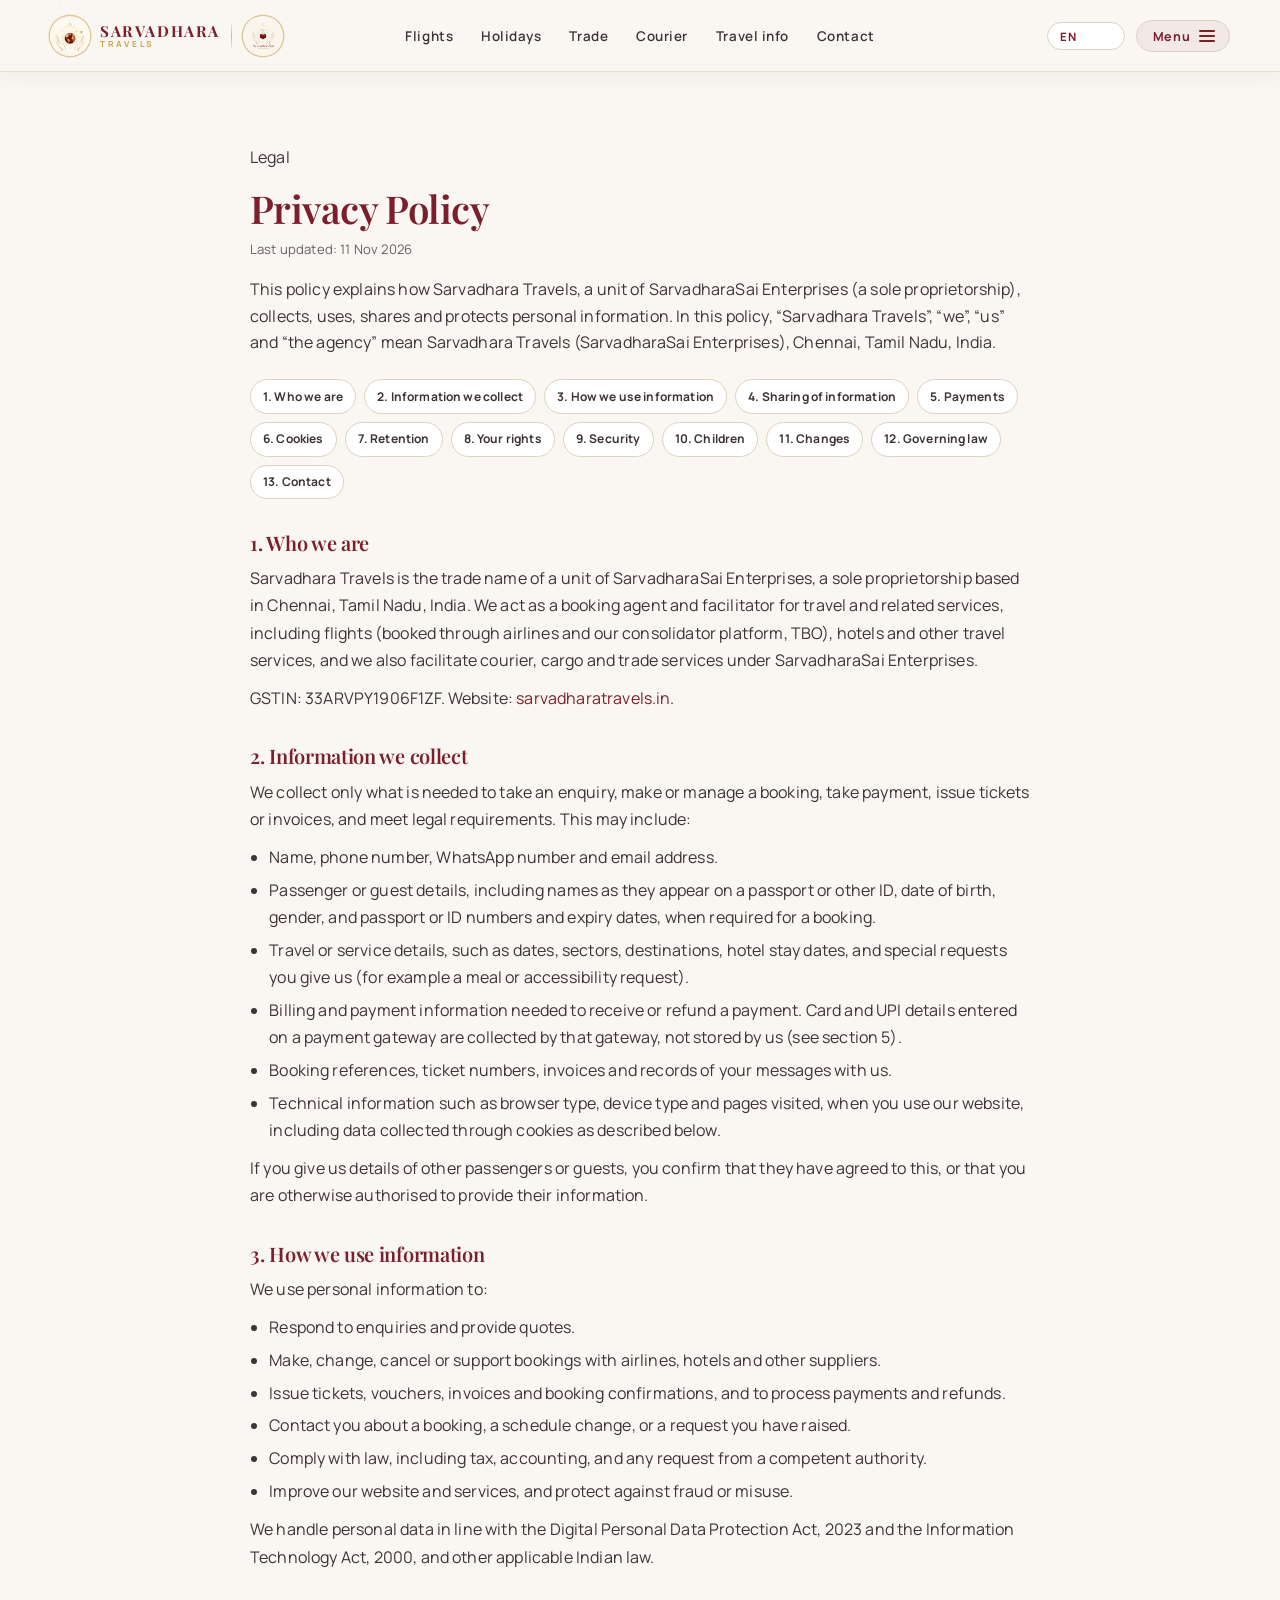
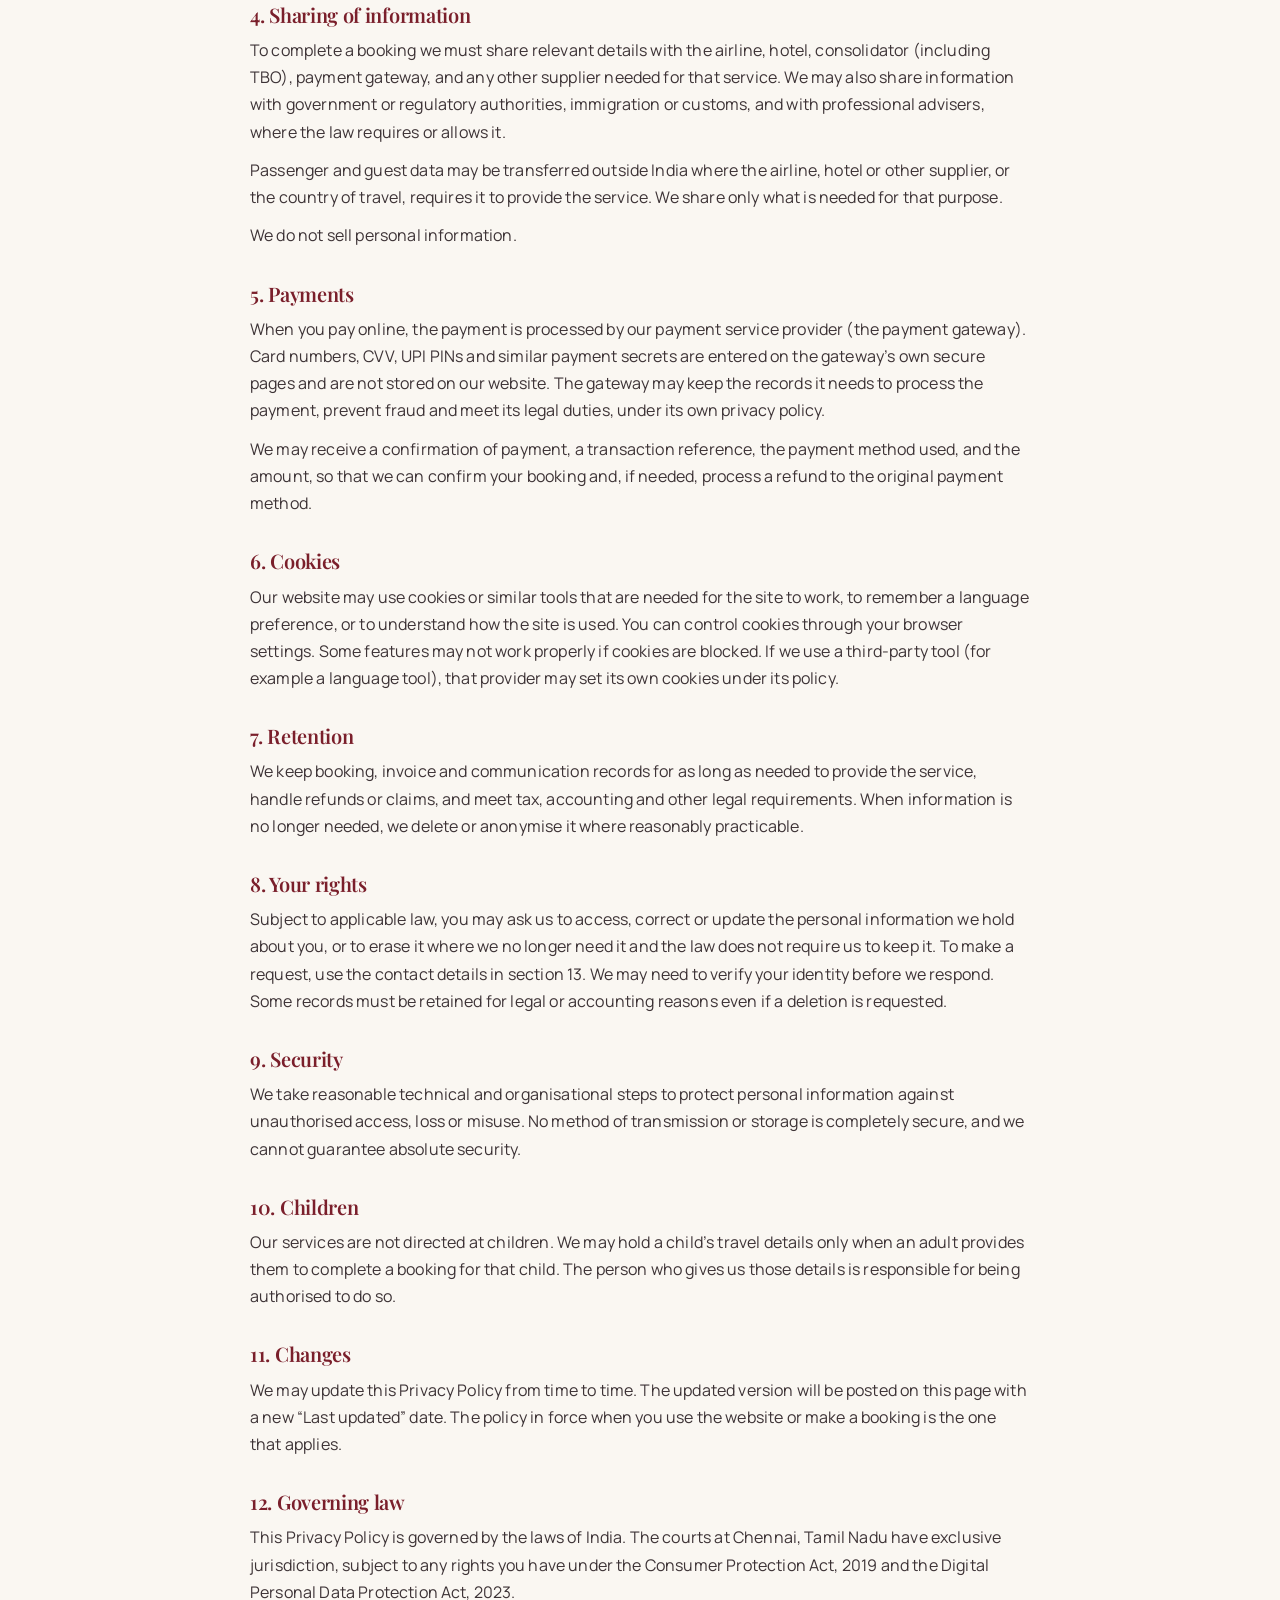
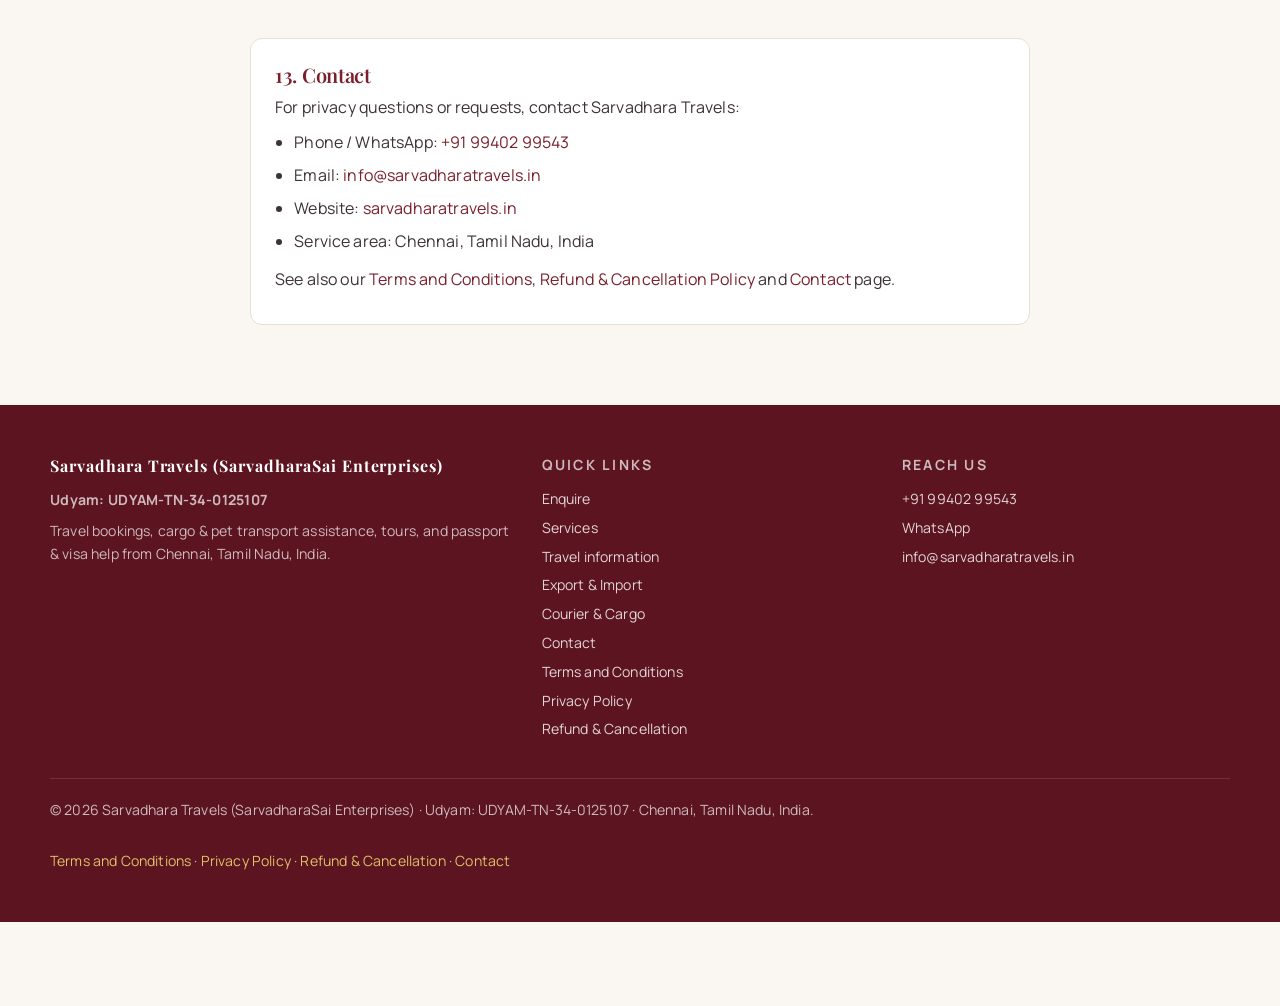
<file: privacy.html>
<!DOCTYPE html>
<html lang="en">
<head>
  <meta charset="UTF-8" />
  <meta name="viewport" content="width=device-width, initial-scale=1.0" />
  <meta name="google-site-verification" content="tMx1ZXSPIdaIU8Jpbs2BGnSeSw_jwKxsvkeBCyzR7Ts" />
  <title>Privacy Policy | Sarvadhara Travels</title>
  <meta name="description" content="Privacy Policy of Sarvadhara Travels, a unit of SarvadharaSai Enterprises, Chennai, Tamil Nadu, India. How we collect, use and protect your information." />
  <meta name="robots" content="index, follow" />
  <link rel="canonical" href="https://sarvadharatravels.in/privacy.html" />
  <meta property="og:type" content="website" />
  <meta property="og:site_name" content="SARVADHARA TRAVELS" />
  <meta property="og:title" content="Privacy Policy | SARVADHARA TRAVELS" />
  <meta property="og:description" content="Privacy Policy of Sarvadhara Travels, a unit of SarvadharaSai Enterprises, Chennai, Tamil Nadu, India. How we collect, use and protect your information." />
  <meta property="og:url" content="https://sarvadharatravels.in/privacy.html" />
  <link rel="icon" href="/favicon.ico" sizes="any" />
  <link rel="icon" type="image/png" sizes="48x48" href="/favicon-48.png" />
  <link rel="icon" type="image/png" sizes="96x96" href="/favicon-96.png" />
  <link rel="icon" type="image/png" sizes="192x192" href="/favicon-192.png" />
  <link rel="apple-touch-icon" sizes="180x180" href="/apple-touch-icon.png" />
  <link rel="manifest" href="/site.webmanifest" />
  <meta name="theme-color" content="#7A1F2B" />
  <link rel="stylesheet" href="assets/styles.css" />
  <link rel="preconnect" href="https://fonts.googleapis.com" />
  <link rel="preconnect" href="https://fonts.gstatic.com" crossorigin />
  <link href="https://fonts.googleapis.com/css2?family=Playfair+Display:ital,wght@0,500;0,600;0,700;1,500;1,600&family=Manrope:wght@400;500;600;700;800&family=Noto+Sans+Tamil:wght@400;500;600;700&display=swap" rel="stylesheet" />
</head>
<body class="page-legal">
  <div class="motif motif-top" aria-hidden="true">
    <svg viewBox="0 0 120 40" width="120" height="40"><g fill="none" stroke="currentColor" stroke-width="0.8" opacity="0.55">
      <circle cx="60" cy="20" r="6"/><circle cx="60" cy="20" r="12"/><path d="M60 2v6M60 32v6M38 20h6M76 20h6"/><path d="M48 8l4 4M72 8l-4 4M48 32l4-4M72 32l-4-4"/><path d="M20 20h12M88 20h12"/><circle cx="16" cy="20" r="2.5"/><circle cx="104" cy="20" r="2.5"/>
    </g></svg>
  </div>

    <header class="site-header is-solid" id="top">
    <div class="container nav">
      <div class="brand-lockup">
      <a class="logo" href="index.html">
        <span class="logo-mark" aria-hidden="true"><img src="assets/img/logo-emblem.png" width="40" height="40" alt="" /></span>
        <span class="logo-text">
          <strong>SARVADHARA</strong>
          <em>TRAVELS</em>
        </span>
      </a>
      <span class="brand-lockup-divider" aria-hidden="true"></span>
      <a class="logo logo-enterprises" href="courier.html" title="SarvadharaSai Enterprises">
        <span class="logo-mark" aria-hidden="true"><img src="assets/img/sarvadharasai-enterprises-logo.jpg" width="40" height="40" alt="" /></span>
        <span class="logo-text">
          <strong>SARVADHARASAI</strong>
          <em>ENTERPRISES</em>
        </span>
      </a>
    </div>
      <nav class="nav-center" aria-label="Primary">
        <a href="index.html#booking" data-enquiry="Flights">Flights</a>
        <a href="index.html#booking" data-enquiry="Holidays">Holidays</a>
        <a href="export-import.html">Trade</a>
        <a href="courier.html">Courier</a>
        <a href="travel-info.html">Travel info</a>
        <a href="contact.html">Contact</a>
      </nav>
      <div class="nav-right">
        <div class="lang-switch" aria-label="Language / மொழி">
          <label class="lang-native-wrap">
            <span class="visually-hidden">Choose language</span>
            <select id="langNative" class="lang-native notranslate" translate="no" aria-label="Language">
              <option value="en">EN</option>
              <option value="ta">தமிழ்</option>
              <option value="hi">हिन्दी</option>
              <option value="te">తెలుగు</option>
              <option value="ml">മലയാളം</option>
              <option value="kn">ಕನ್ನಡ</option>
              <option value="bn">বাংলা</option>
              <option value="mr">मराठी</option>
              <option value="gu">ગુજરાતી</option>
              <option value="pa">ਪੰਜਾਬੀ</option>
              <option value="ur">اردو</option>
            </select>
          </label>
          <div id="google_translate_element" class="gt-slot" aria-hidden="true"></div>
        </div>
        <button class="nav-menu-btn" id="navToggle" aria-label="Open menu" aria-expanded="false" aria-controls="navDrawer">
          <span class="nav-menu-label">Menu</span>
          <span class="nav-menu-icon" aria-hidden="true"><span></span><span></span><span></span></span>
        </button>
      </div>
    </div>
  </header>

  <div class="nav-drawer-backdrop" id="navBackdrop" hidden></div>
  <aside class="nav-drawer" id="navDrawer" hidden aria-label="Site menu">
    <div class="nav-drawer-head">
      <div class="nav-drawer-brand-row">
        <span class="logo-mark" aria-hidden="true"><img src="assets/img/logo-emblem.png" width="34" height="34" alt="" /></span>
        <span class="logo-mark" aria-hidden="true"><img src="assets/img/sarvadharasai-enterprises-logo.jpg" width="34" height="34" alt="" /></span>
        <span class="nav-drawer-brand-stack">
          <strong>SARVADHARA</strong>
          <em>TRAVELS · ENTERPRISES</em>
        </span>
      </div>
      <button type="button" class="nav-drawer-close" id="navDrawerClose" aria-label="Close menu">✕</button>
    </div>
    <nav class="nav-drawer-links" id="navLinks">
      <a href="index.html#booking">Enquire</a>
      <a href="index.html#sec-flights">Flights &amp; tickets</a>
      <a href="index.html#sec-holidays">Holidays</a>
      <a href="index.html#sec-visa">Passport &amp; visa</a>
      <a href="travel-info.html">Travel information</a>
      <a href="export-import.html">Export &amp; Import</a>
      <a href="courier.html">Courier &amp; Cargo</a>
      <a href="index.html#services">All services</a>
      <a href="index.html#faq">FAQ</a>
      <a href="contact.html">Contact</a>
      <a href="terms.html">Terms and Conditions</a>
      <a href="privacy.html" aria-current="page">Privacy Policy</a>
      <a href="refund.html">Refund &amp; Cancellation</a>
      <a class="btn btn-sm btn-whatsapp" id="navWhatsApp" href="#" target="_blank" rel="noopener" data-contact="whatsapp" hidden>WhatsApp</a>
    </nav>
  </aside>

  <main class="legal-main">
    <div class="container legal-wrap">
      <header class="legal-hero">
        <p class="eyebrow dark"><span class="dot"></span> Legal</p>
        <h1>Privacy Policy</h1>
        <p class="legal-updated">Last updated: 11 Nov 2026</p>
        <p class="legal-lede">This policy explains how Sarvadhara Travels, a unit of SarvadharaSai Enterprises (a sole proprietorship), collects, uses, shares and protects personal information. In this policy, “Sarvadhara Travels”, “we”, “us” and “the agency” mean Sarvadhara Travels (SarvadharaSai Enterprises), Chennai, Tamil Nadu, India.</p>
      </header>

      <nav class="legal-toc" aria-label="On this page">
        <a href="#who">1. Who we are</a>
        <a href="#collect">2. Information we collect</a>
        <a href="#use">3. How we use information</a>
        <a href="#share">4. Sharing of information</a>
        <a href="#payments">5. Payments</a>
        <a href="#cookies">6. Cookies</a>
        <a href="#retention">7. Retention</a>
        <a href="#rights">8. Your rights</a>
        <a href="#security">9. Security</a>
        <a href="#children">10. Children</a>
        <a href="#changes">11. Changes</a>
        <a href="#law">12. Governing law</a>
        <a href="#privacy-contact">13. Contact</a>
      </nav>

      <article class="legal-body">
        <section id="who">
          <h2>1. Who we are</h2>
          <p>Sarvadhara Travels is the trade name of a unit of SarvadharaSai Enterprises, a sole proprietorship based in Chennai, Tamil Nadu, India. We act as a booking agent and facilitator for travel and related services, including flights (booked through airlines and our consolidator platform, TBO), hotels and other travel services, and we also facilitate courier, cargo and trade services under SarvadharaSai Enterprises.</p>
          <p>GSTIN: 33ARVPY1906F1ZF. Website: <a href="https://sarvadharatravels.in">sarvadharatravels.in</a>.</p>
        </section>

        <section id="collect">
          <h2>2. Information we collect</h2>
          <p>We collect only what is needed to take an enquiry, make or manage a booking, take payment, issue tickets or invoices, and meet legal requirements. This may include:</p>
          <ul>
            <li>Name, phone number, WhatsApp number and email address.</li>
            <li>Passenger or guest details, including names as they appear on a passport or other ID, date of birth, gender, and passport or ID numbers and expiry dates, when required for a booking.</li>
            <li>Travel or service details, such as dates, sectors, destinations, hotel stay dates, and special requests you give us (for example a meal or accessibility request).</li>
            <li>Billing and payment information needed to receive or refund a payment. Card and UPI details entered on a payment gateway are collected by that gateway, not stored by us (see section 5).</li>
            <li>Booking references, ticket numbers, invoices and records of your messages with us.</li>
            <li>Technical information such as browser type, device type and pages visited, when you use our website, including data collected through cookies as described below.</li>
          </ul>
          <p>If you give us details of other passengers or guests, you confirm that they have agreed to this, or that you are otherwise authorised to provide their information.</p>
        </section>

        <section id="use">
          <h2>3. How we use information</h2>
          <p>We use personal information to:</p>
          <ul>
            <li>Respond to enquiries and provide quotes.</li>
            <li>Make, change, cancel or support bookings with airlines, hotels and other suppliers.</li>
            <li>Issue tickets, vouchers, invoices and booking confirmations, and to process payments and refunds.</li>
            <li>Contact you about a booking, a schedule change, or a request you have raised.</li>
            <li>Comply with law, including tax, accounting, and any request from a competent authority.</li>
            <li>Improve our website and services, and protect against fraud or misuse.</li>
          </ul>
          <p>We handle personal data in line with the Digital Personal Data Protection Act, 2023 and the Information Technology Act, 2000, and other applicable Indian law.</p>
        </section>

        <section id="share">
          <h2>4. Sharing of information</h2>
          <p>To complete a booking we must share relevant details with the airline, hotel, consolidator (including TBO), payment gateway, and any other supplier needed for that service. We may also share information with government or regulatory authorities, immigration or customs, and with professional advisers, where the law requires or allows it.</p>
          <p>Passenger and guest data may be transferred outside India where the airline, hotel or other supplier, or the country of travel, requires it to provide the service. We share only what is needed for that purpose.</p>
          <p>We do not sell personal information.</p>
        </section>

        <section id="payments">
          <h2>5. Payments</h2>
          <p>When you pay online, the payment is processed by our payment service provider (the payment gateway). Card numbers, CVV, UPI PINs and similar payment secrets are entered on the gateway’s own secure pages and are not stored on our website. The gateway may keep the records it needs to process the payment, prevent fraud and meet its legal duties, under its own privacy policy.</p>
          <p>We may receive a confirmation of payment, a transaction reference, the payment method used, and the amount, so that we can confirm your booking and, if needed, process a refund to the original payment method.</p>
        </section>

        <section id="cookies">
          <h2>6. Cookies</h2>
          <p>Our website may use cookies or similar tools that are needed for the site to work, to remember a language preference, or to understand how the site is used. You can control cookies through your browser settings. Some features may not work properly if cookies are blocked. If we use a third-party tool (for example a language tool), that provider may set its own cookies under its policy.</p>
        </section>

        <section id="retention">
          <h2>7. Retention</h2>
          <p>We keep booking, invoice and communication records for as long as needed to provide the service, handle refunds or claims, and meet tax, accounting and other legal requirements. When information is no longer needed, we delete or anonymise it where reasonably practicable.</p>
        </section>

        <section id="rights">
          <h2>8. Your rights</h2>
          <p>Subject to applicable law, you may ask us to access, correct or update the personal information we hold about you, or to erase it where we no longer need it and the law does not require us to keep it. To make a request, use the contact details in section 13. We may need to verify your identity before we respond. Some records must be retained for legal or accounting reasons even if a deletion is requested.</p>
        </section>

        <section id="security">
          <h2>9. Security</h2>
          <p>We take reasonable technical and organisational steps to protect personal information against unauthorised access, loss or misuse. No method of transmission or storage is completely secure, and we cannot guarantee absolute security.</p>
        </section>

        <section id="children">
          <h2>10. Children</h2>
          <p>Our services are not directed at children. We may hold a child’s travel details only when an adult provides them to complete a booking for that child. The person who gives us those details is responsible for being authorised to do so.</p>
        </section>

        <section id="changes">
          <h2>11. Changes</h2>
          <p>We may update this Privacy Policy from time to time. The updated version will be posted on this page with a new “Last updated” date. The policy in force when you use the website or make a booking is the one that applies.</p>
        </section>

        <section id="law">
          <h2>12. Governing law</h2>
          <p>This Privacy Policy is governed by the laws of India. The courts at Chennai, Tamil Nadu have exclusive jurisdiction, subject to any rights you have under the Consumer Protection Act, 2019 and the Digital Personal Data Protection Act, 2023.</p>
        </section>

        <section id="privacy-contact" class="legal-contact">
          <h2>13. Contact</h2>
          <p>For privacy questions or requests, contact Sarvadhara Travels:</p>
          <ul>
            <li>Phone / WhatsApp: <a href="tel:+919940299543">+91 99402 99543</a></li>
            <li>Email: <a href="mailto:info@sarvadharatravels.in">info@sarvadharatravels.in</a></li>
            <li>Website: <a href="https://sarvadharatravels.in">sarvadharatravels.in</a></li>
            <li>Service area: Chennai, Tamil Nadu, India</li>
          </ul>
          <p>See also our <a href="terms.html">Terms and Conditions</a>, <a href="refund.html">Refund &amp; Cancellation Policy</a> and <a href="contact.html">Contact</a> page.</p>
        </section>
      </article>
    </div>
  </main>

  <footer class="site-footer">
    <div class="container footer-grid">
      <div>
        <strong class="footer-brand">Sarvadhara Travels (SarvadharaSai Enterprises)</strong>
        <p class="footer-udyam">Udyam: UDYAM-TN-34-0125107</p>
        <p>Travel bookings, cargo &amp; pet transport assistance, tours, and passport &amp; visa help from Chennai, Tamil Nadu, India.</p>
      </div>
      <div>
        <p class="footer-label">Quick links</p>
        <a href="index.html#booking">Enquire</a>
        <a href="index.html#services">Services</a>
        <a href="travel-info.html">Travel information</a>
        <a href="export-import.html">Export &amp; Import</a>
        <a href="courier.html">Courier &amp; Cargo</a>
        <a href="contact.html">Contact</a>
        <a href="terms.html">Terms and Conditions</a>
        <a href="privacy.html" aria-current="page">Privacy Policy</a>
        <a href="refund.html">Refund &amp; Cancellation</a>
      </div>
      <div>
        <p class="footer-label">Reach us</p>
        <a href="tel:+919940299543">+91 99402 99543</a>
        <a id="footerWhatsApp" href="https://wa.me/919940299543" target="_blank" rel="noopener" data-contact="whatsapp">WhatsApp</a>
        <a href="mailto:info@sarvadharatravels.in">info@sarvadharatravels.in</a>
      </div>
    </div>
    <div class="container footer-bottom">
      <p>© <span id="year"></span> Sarvadhara Travels (SarvadharaSai Enterprises) · Udyam: UDYAM-TN-34-0125107 · Chennai, Tamil Nadu, India.</p>
      <p class="fine"><a href="terms.html">Terms and Conditions</a> · <a href="privacy.html">Privacy Policy</a> · <a href="refund.html">Refund &amp; Cancellation</a> · <a href="contact.html">Contact</a></p>
    </div>
  </footer>

  <script src="assets/app.js"></script>
  <script type="text/javascript">
    function googleTranslateElementInit() {
      new google.translate.TranslateElement({
        pageLanguage: 'en',
        includedLanguages: 'en,ta,hi,te,ml,kn,bn,mr,gu,pa,ur',
        layout: google.translate.TranslateElement.InlineLayout.HORIZONTAL,
        autoDisplay: false
      }, 'google_translate_element');
    }
  </script>
  <script type="text/javascript" src="https://translate.google.com/translate_a/element.js?cb=googleTranslateElementInit"></script>
</body>
</html>
</file>
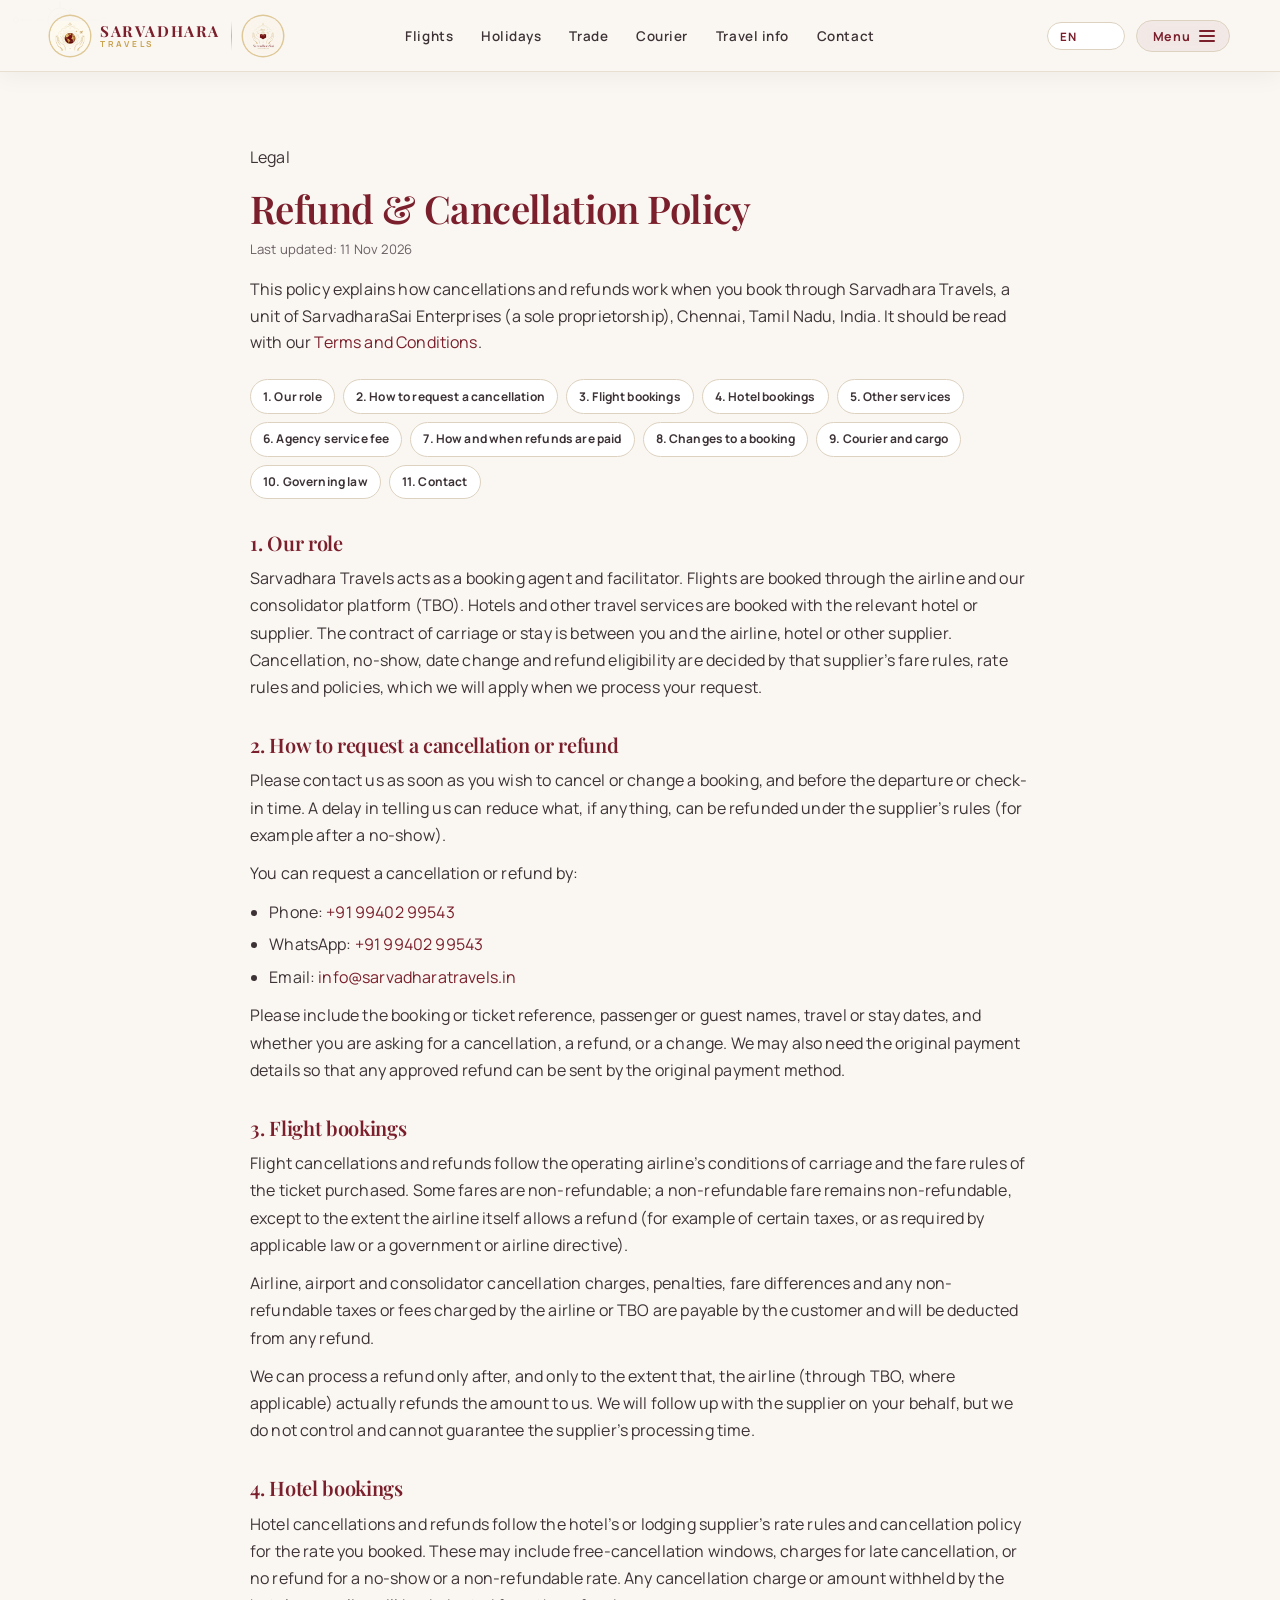
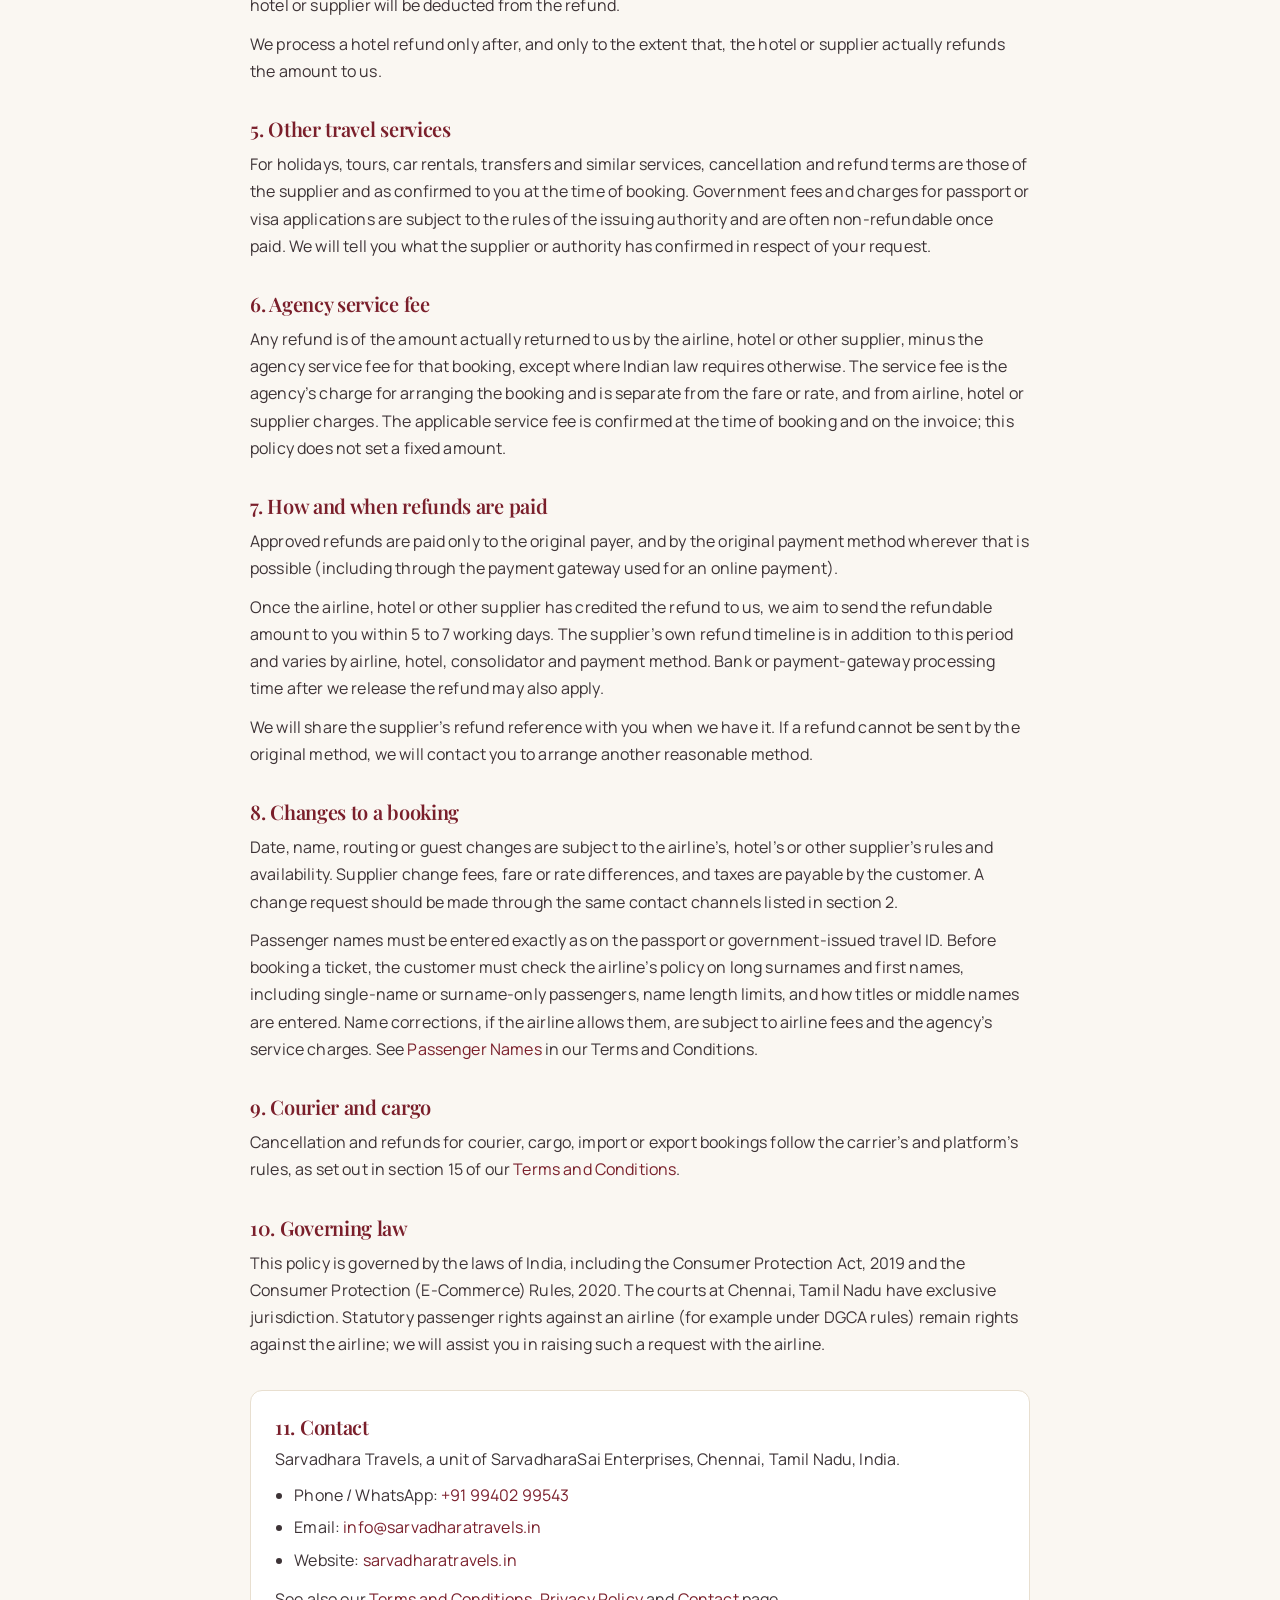
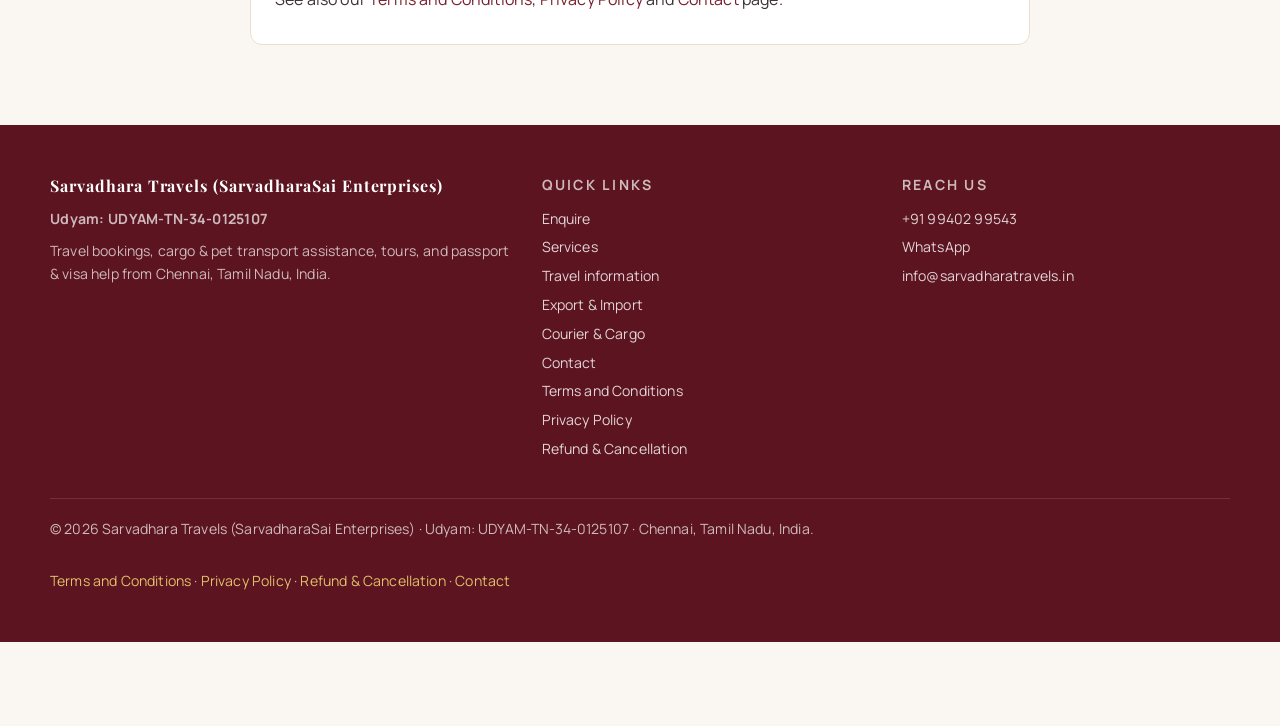
<file: refund.html>
<!DOCTYPE html>
<html lang="en">
<head>
  <meta charset="UTF-8" />
  <meta name="viewport" content="width=device-width, initial-scale=1.0" />
  <meta name="google-site-verification" content="tMx1ZXSPIdaIU8Jpbs2BGnSeSw_jwKxsvkeBCyzR7Ts" />
  <title>Refund & Cancellation Policy | Sarvadhara Travels</title>
  <meta name="description" content="Refund and cancellation policy of Sarvadhara Travels for flights, hotels and other travel services. Refunds follow airline and supplier rules." />
  <meta name="robots" content="index, follow" />
  <link rel="canonical" href="https://sarvadharatravels.in/refund.html" />
  <meta property="og:type" content="website" />
  <meta property="og:site_name" content="SARVADHARA TRAVELS" />
  <meta property="og:title" content="Refund & Cancellation Policy | SARVADHARA TRAVELS" />
  <meta property="og:description" content="Refund and cancellation policy of Sarvadhara Travels for flights, hotels and other travel services. Refunds follow airline and supplier rules." />
  <meta property="og:url" content="https://sarvadharatravels.in/refund.html" />
  <link rel="icon" href="/favicon.ico" sizes="any" />
  <link rel="icon" type="image/png" sizes="48x48" href="/favicon-48.png" />
  <link rel="icon" type="image/png" sizes="96x96" href="/favicon-96.png" />
  <link rel="icon" type="image/png" sizes="192x192" href="/favicon-192.png" />
  <link rel="apple-touch-icon" sizes="180x180" href="/apple-touch-icon.png" />
  <link rel="manifest" href="/site.webmanifest" />
  <meta name="theme-color" content="#7A1F2B" />
  <link rel="stylesheet" href="assets/styles.css" />
  <link rel="preconnect" href="https://fonts.googleapis.com" />
  <link rel="preconnect" href="https://fonts.gstatic.com" crossorigin />
  <link href="https://fonts.googleapis.com/css2?family=Playfair+Display:ital,wght@0,500;0,600;0,700;1,500;1,600&family=Manrope:wght@400;500;600;700;800&family=Noto+Sans+Tamil:wght@400;500;600;700&display=swap" rel="stylesheet" />
</head>
<body class="page-legal">
  <div class="motif motif-top" aria-hidden="true">
    <svg viewBox="0 0 120 40" width="120" height="40"><g fill="none" stroke="currentColor" stroke-width="0.8" opacity="0.55">
      <circle cx="60" cy="20" r="6"/><circle cx="60" cy="20" r="12"/><path d="M60 2v6M60 32v6M38 20h6M76 20h6"/><path d="M48 8l4 4M72 8l-4 4M48 32l4-4M72 32l-4-4"/><path d="M20 20h12M88 20h12"/><circle cx="16" cy="20" r="2.5"/><circle cx="104" cy="20" r="2.5"/>
    </g></svg>
  </div>

    <header class="site-header is-solid" id="top">
    <div class="container nav">
      <div class="brand-lockup">
      <a class="logo" href="index.html">
        <span class="logo-mark" aria-hidden="true"><img src="assets/img/logo-emblem.png" width="40" height="40" alt="" /></span>
        <span class="logo-text">
          <strong>SARVADHARA</strong>
          <em>TRAVELS</em>
        </span>
      </a>
      <span class="brand-lockup-divider" aria-hidden="true"></span>
      <a class="logo logo-enterprises" href="courier.html" title="SarvadharaSai Enterprises">
        <span class="logo-mark" aria-hidden="true"><img src="assets/img/sarvadharasai-enterprises-logo.jpg" width="40" height="40" alt="" /></span>
        <span class="logo-text">
          <strong>SARVADHARASAI</strong>
          <em>ENTERPRISES</em>
        </span>
      </a>
    </div>
      <nav class="nav-center" aria-label="Primary">
        <a href="index.html#booking" data-enquiry="Flights">Flights</a>
        <a href="index.html#booking" data-enquiry="Holidays">Holidays</a>
        <a href="export-import.html">Trade</a>
        <a href="courier.html">Courier</a>
        <a href="travel-info.html">Travel info</a>
        <a href="contact.html">Contact</a>
      </nav>
      <div class="nav-right">
        <div class="lang-switch" aria-label="Language / மொழி">
          <label class="lang-native-wrap">
            <span class="visually-hidden">Choose language</span>
            <select id="langNative" class="lang-native notranslate" translate="no" aria-label="Language">
              <option value="en">EN</option>
              <option value="ta">தமிழ்</option>
              <option value="hi">हिन्दी</option>
              <option value="te">తెలుగు</option>
              <option value="ml">മലയാളം</option>
              <option value="kn">ಕನ್ನಡ</option>
              <option value="bn">বাংলা</option>
              <option value="mr">मराठी</option>
              <option value="gu">ગુજરાતી</option>
              <option value="pa">ਪੰਜਾਬੀ</option>
              <option value="ur">اردو</option>
            </select>
          </label>
          <div id="google_translate_element" class="gt-slot" aria-hidden="true"></div>
        </div>
        <button class="nav-menu-btn" id="navToggle" aria-label="Open menu" aria-expanded="false" aria-controls="navDrawer">
          <span class="nav-menu-label">Menu</span>
          <span class="nav-menu-icon" aria-hidden="true"><span></span><span></span><span></span></span>
        </button>
      </div>
    </div>
  </header>

  <div class="nav-drawer-backdrop" id="navBackdrop" hidden></div>
  <aside class="nav-drawer" id="navDrawer" hidden aria-label="Site menu">
    <div class="nav-drawer-head">
      <div class="nav-drawer-brand-row">
        <span class="logo-mark" aria-hidden="true"><img src="assets/img/logo-emblem.png" width="34" height="34" alt="" /></span>
        <span class="logo-mark" aria-hidden="true"><img src="assets/img/sarvadharasai-enterprises-logo.jpg" width="34" height="34" alt="" /></span>
        <span class="nav-drawer-brand-stack">
          <strong>SARVADHARA</strong>
          <em>TRAVELS · ENTERPRISES</em>
        </span>
      </div>
      <button type="button" class="nav-drawer-close" id="navDrawerClose" aria-label="Close menu">✕</button>
    </div>
    <nav class="nav-drawer-links" id="navLinks">
      <a href="index.html#booking">Enquire</a>
      <a href="index.html#sec-flights">Flights &amp; tickets</a>
      <a href="index.html#sec-holidays">Holidays</a>
      <a href="index.html#sec-visa">Passport &amp; visa</a>
      <a href="travel-info.html">Travel information</a>
      <a href="export-import.html">Export &amp; Import</a>
      <a href="courier.html">Courier &amp; Cargo</a>
      <a href="index.html#services">All services</a>
      <a href="index.html#faq">FAQ</a>
      <a href="contact.html">Contact</a>
      <a href="terms.html">Terms and Conditions</a>
      <a href="privacy.html">Privacy Policy</a>
      <a href="refund.html" aria-current="page">Refund &amp; Cancellation</a>
      <a class="btn btn-sm btn-whatsapp" id="navWhatsApp" href="#" target="_blank" rel="noopener" data-contact="whatsapp" hidden>WhatsApp</a>
    </nav>
  </aside>

  <main class="legal-main">
    <div class="container legal-wrap">
      <header class="legal-hero">
        <p class="eyebrow dark"><span class="dot"></span> Legal</p>
        <h1>Refund &amp; Cancellation Policy</h1>
        <p class="legal-updated">Last updated: 11 Nov 2026</p>
        <p class="legal-lede">This policy explains how cancellations and refunds work when you book through Sarvadhara Travels, a unit of SarvadharaSai Enterprises (a sole proprietorship), Chennai, Tamil Nadu, India. It should be read with our <a href="terms.html">Terms and Conditions</a>.</p>
      </header>

      <nav class="legal-toc" aria-label="On this page">
        <a href="#role">1. Our role</a>
        <a href="#how-to">2. How to request a cancellation</a>
        <a href="#flights">3. Flight bookings</a>
        <a href="#hotels">4. Hotel bookings</a>
        <a href="#other">5. Other services</a>
        <a href="#fee">6. Agency service fee</a>
        <a href="#payout">7. How and when refunds are paid</a>
        <a href="#changes">8. Changes to a booking</a>
        <a href="#courier">9. Courier and cargo</a>
        <a href="#law">10. Governing law</a>
        <a href="#refund-contact">11. Contact</a>
      </nav>

      <article class="legal-body">
        <section id="role">
          <h2>1. Our role</h2>
          <p>Sarvadhara Travels acts as a booking agent and facilitator. Flights are booked through the airline and our consolidator platform (TBO). Hotels and other travel services are booked with the relevant hotel or supplier. The contract of carriage or stay is between you and the airline, hotel or other supplier. Cancellation, no-show, date change and refund eligibility are decided by that supplier’s fare rules, rate rules and policies, which we will apply when we process your request.</p>
        </section>

        <section id="how-to">
          <h2>2. How to request a cancellation or refund</h2>
          <p>Please contact us as soon as you wish to cancel or change a booking, and before the departure or check-in time. A delay in telling us can reduce what, if anything, can be refunded under the supplier’s rules (for example after a no-show).</p>
          <p>You can request a cancellation or refund by:</p>
          <ul>
            <li>Phone: <a href="tel:+919940299543">+91 99402 99543</a></li>
            <li>WhatsApp: <a href="https://wa.me/919940299543" target="_blank" rel="noopener">+91 99402 99543</a></li>
            <li>Email: <a href="mailto:info@sarvadharatravels.in">info@sarvadharatravels.in</a></li>
          </ul>
          <p>Please include the booking or ticket reference, passenger or guest names, travel or stay dates, and whether you are asking for a cancellation, a refund, or a change. We may also need the original payment details so that any approved refund can be sent by the original payment method.</p>
        </section>

        <section id="flights">
          <h2>3. Flight bookings</h2>
          <p>Flight cancellations and refunds follow the operating airline’s conditions of carriage and the fare rules of the ticket purchased. Some fares are non-refundable; a non-refundable fare remains non-refundable, except to the extent the airline itself allows a refund (for example of certain taxes, or as required by applicable law or a government or airline directive).</p>
          <p>Airline, airport and consolidator cancellation charges, penalties, fare differences and any non-refundable taxes or fees charged by the airline or TBO are payable by the customer and will be deducted from any refund.</p>
          <p>We can process a refund only after, and only to the extent that, the airline (through TBO, where applicable) actually refunds the amount to us. We will follow up with the supplier on your behalf, but we do not control and cannot guarantee the supplier’s processing time.</p>
        </section>

        <section id="hotels">
          <h2>4. Hotel bookings</h2>
          <p>Hotel cancellations and refunds follow the hotel’s or lodging supplier’s rate rules and cancellation policy for the rate you booked. These may include free-cancellation windows, charges for late cancellation, or no refund for a no-show or a non-refundable rate. Any cancellation charge or amount withheld by the hotel or supplier will be deducted from the refund.</p>
          <p>We process a hotel refund only after, and only to the extent that, the hotel or supplier actually refunds the amount to us.</p>
        </section>

        <section id="other">
          <h2>5. Other travel services</h2>
          <p>For holidays, tours, car rentals, transfers and similar services, cancellation and refund terms are those of the supplier and as confirmed to you at the time of booking. Government fees and charges for passport or visa applications are subject to the rules of the issuing authority and are often non-refundable once paid. We will tell you what the supplier or authority has confirmed in respect of your request.</p>
        </section>

        <section id="fee">
          <h2>6. Agency service fee</h2>
          <p>Any refund is of the amount actually returned to us by the airline, hotel or other supplier, minus the agency service fee for that booking, except where Indian law requires otherwise. The service fee is the agency’s charge for arranging the booking and is separate from the fare or rate, and from airline, hotel or supplier charges. The applicable service fee is confirmed at the time of booking and on the invoice; this policy does not set a fixed amount.</p>
        </section>

        <section id="payout">
          <h2>7. How and when refunds are paid</h2>
          <p>Approved refunds are paid only to the original payer, and by the original payment method wherever that is possible (including through the payment gateway used for an online payment).</p>
          <p>Once the airline, hotel or other supplier has credited the refund to us, we aim to send the refundable amount to you within 5 to 7 working days. The supplier’s own refund timeline is in addition to this period and varies by airline, hotel, consolidator and payment method. Bank or payment-gateway processing time after we release the refund may also apply.</p>
          <p>We will share the supplier’s refund reference with you when we have it. If a refund cannot be sent by the original method, we will contact you to arrange another reasonable method.</p>
        </section>

        <section id="changes">
          <h2>8. Changes to a booking</h2>
          <p>Date, name, routing or guest changes are subject to the airline’s, hotel’s or other supplier’s rules and availability. Supplier change fees, fare or rate differences, and taxes are payable by the customer. A change request should be made through the same contact channels listed in section 2.</p>
          <p>Passenger names must be entered exactly as on the passport or government-issued travel ID. Before booking a ticket, the customer must check the airline’s policy on long surnames and first names, including single-name or surname-only passengers, name length limits, and how titles or middle names are entered. Name corrections, if the airline allows them, are subject to airline fees and the agency’s service charges. See <a href="terms.html#sec-names">Passenger Names</a> in our Terms and Conditions.</p>
        </section>

        <section id="courier">
          <h2>9. Courier and cargo</h2>
          <p>Cancellation and refunds for courier, cargo, import or export bookings follow the carrier’s and platform’s rules, as set out in section 15 of our <a href="terms.html#sec-15">Terms and Conditions</a>.</p>
        </section>

        <section id="law">
          <h2>10. Governing law</h2>
          <p>This policy is governed by the laws of India, including the Consumer Protection Act, 2019 and the Consumer Protection (E-Commerce) Rules, 2020. The courts at Chennai, Tamil Nadu have exclusive jurisdiction. Statutory passenger rights against an airline (for example under DGCA rules) remain rights against the airline; we will assist you in raising such a request with the airline.</p>
        </section>

        <section id="refund-contact" class="legal-contact">
          <h2>11. Contact</h2>
          <p>Sarvadhara Travels, a unit of SarvadharaSai Enterprises, Chennai, Tamil Nadu, India.</p>
          <ul>
            <li>Phone / WhatsApp: <a href="tel:+919940299543">+91 99402 99543</a></li>
            <li>Email: <a href="mailto:info@sarvadharatravels.in">info@sarvadharatravels.in</a></li>
            <li>Website: <a href="https://sarvadharatravels.in">sarvadharatravels.in</a></li>
          </ul>
          <p>See also our <a href="terms.html">Terms and Conditions</a>, <a href="privacy.html">Privacy Policy</a> and <a href="contact.html">Contact</a> page.</p>
        </section>
      </article>
    </div>
  </main>

  <footer class="site-footer">
    <div class="container footer-grid">
      <div>
        <strong class="footer-brand">Sarvadhara Travels (SarvadharaSai Enterprises)</strong>
        <p class="footer-udyam">Udyam: UDYAM-TN-34-0125107</p>
        <p>Travel bookings, cargo &amp; pet transport assistance, tours, and passport &amp; visa help from Chennai, Tamil Nadu, India.</p>
      </div>
      <div>
        <p class="footer-label">Quick links</p>
        <a href="index.html#booking">Enquire</a>
        <a href="index.html#services">Services</a>
        <a href="travel-info.html">Travel information</a>
        <a href="export-import.html">Export &amp; Import</a>
        <a href="courier.html">Courier &amp; Cargo</a>
        <a href="contact.html">Contact</a>
        <a href="terms.html">Terms and Conditions</a>
        <a href="privacy.html">Privacy Policy</a>
        <a href="refund.html" aria-current="page">Refund &amp; Cancellation</a>
      </div>
      <div>
        <p class="footer-label">Reach us</p>
        <a href="tel:+919940299543">+91 99402 99543</a>
        <a id="footerWhatsApp" href="https://wa.me/919940299543" target="_blank" rel="noopener" data-contact="whatsapp">WhatsApp</a>
        <a href="mailto:info@sarvadharatravels.in">info@sarvadharatravels.in</a>
      </div>
    </div>
    <div class="container footer-bottom">
      <p>© <span id="year"></span> Sarvadhara Travels (SarvadharaSai Enterprises) · Udyam: UDYAM-TN-34-0125107 · Chennai, Tamil Nadu, India.</p>
      <p class="fine"><a href="terms.html">Terms and Conditions</a> · <a href="privacy.html">Privacy Policy</a> · <a href="refund.html">Refund &amp; Cancellation</a> · <a href="contact.html">Contact</a></p>
    </div>
  </footer>

  <script src="assets/app.js"></script>
  <script type="text/javascript">
    function googleTranslateElementInit() {
      new google.translate.TranslateElement({
        pageLanguage: 'en',
        includedLanguages: 'en,ta,hi,te,ml,kn,bn,mr,gu,pa,ur',
        layout: google.translate.TranslateElement.InlineLayout.HORIZONTAL,
        autoDisplay: false
      }, 'google_translate_element');
    }
  </script>
  <script type="text/javascript" src="https://translate.google.com/translate_a/element.js?cb=googleTranslateElementInit"></script>
</body>
</html>
</file>
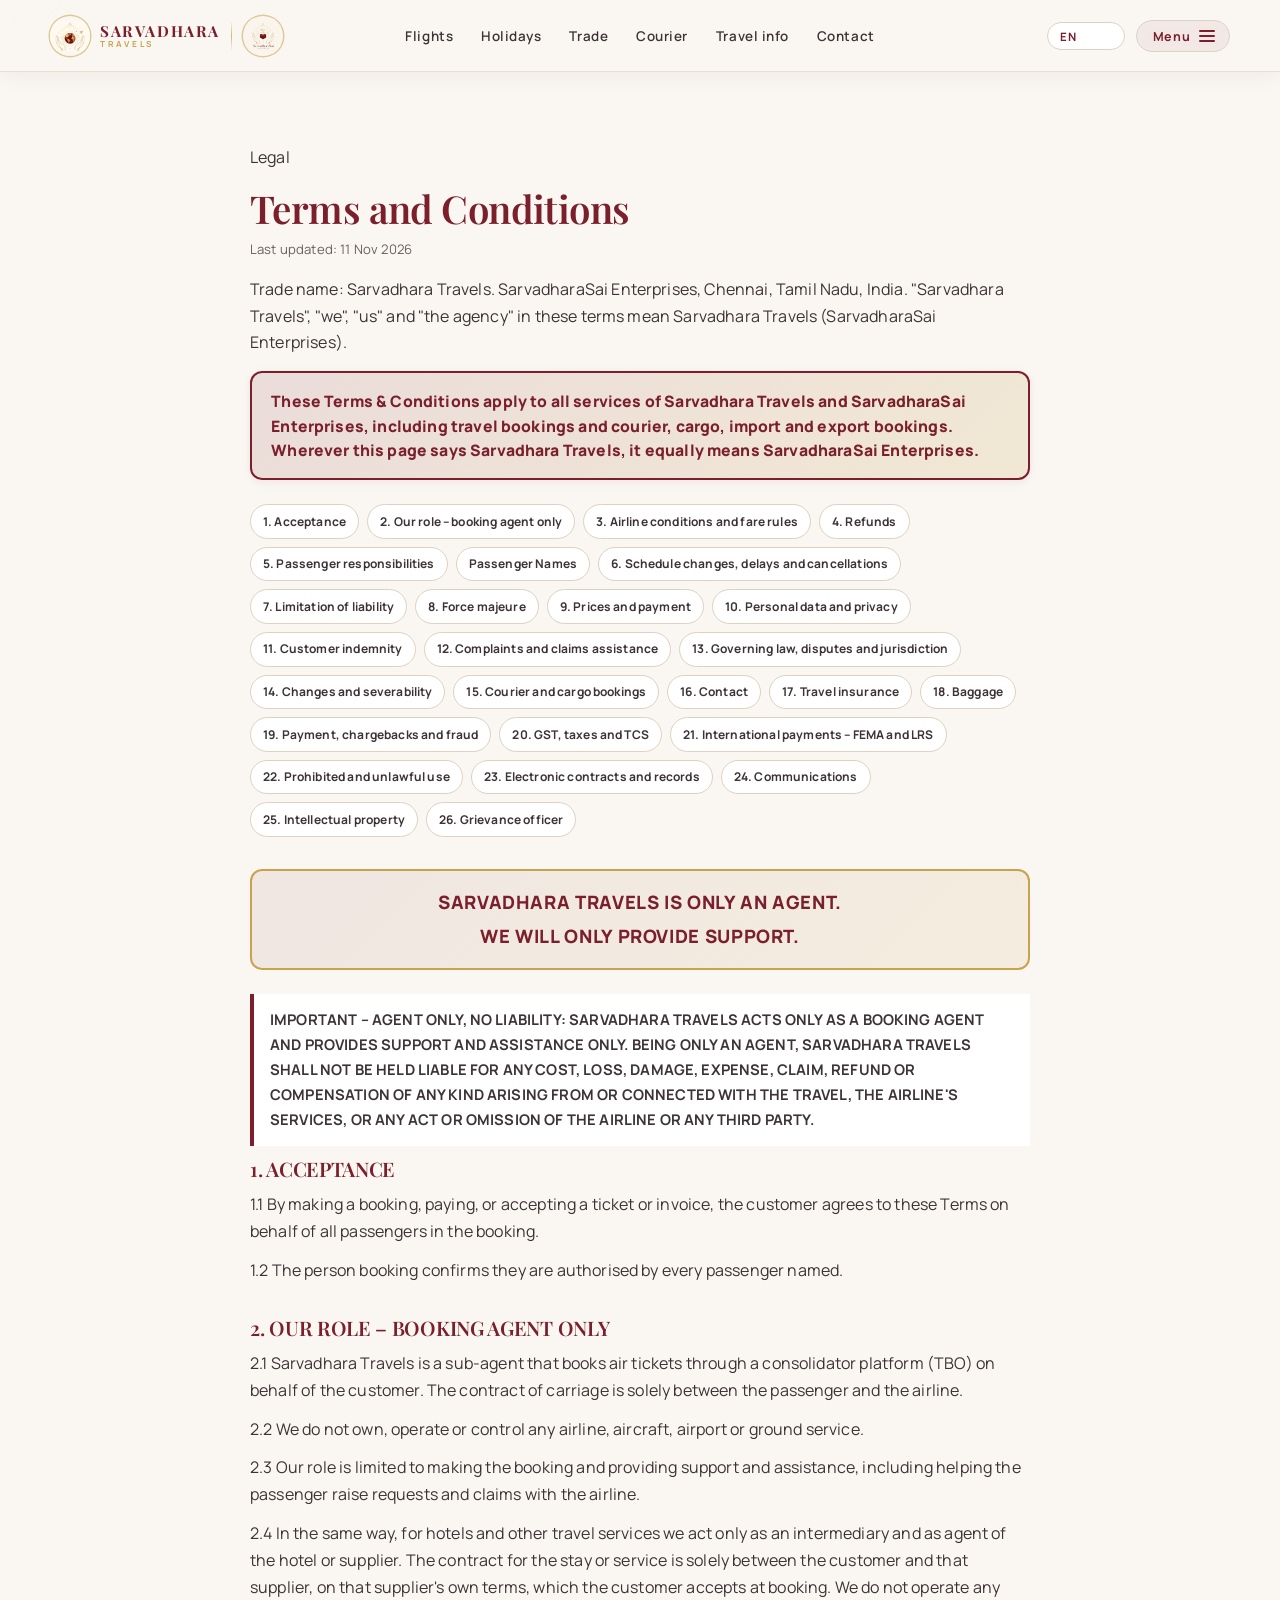
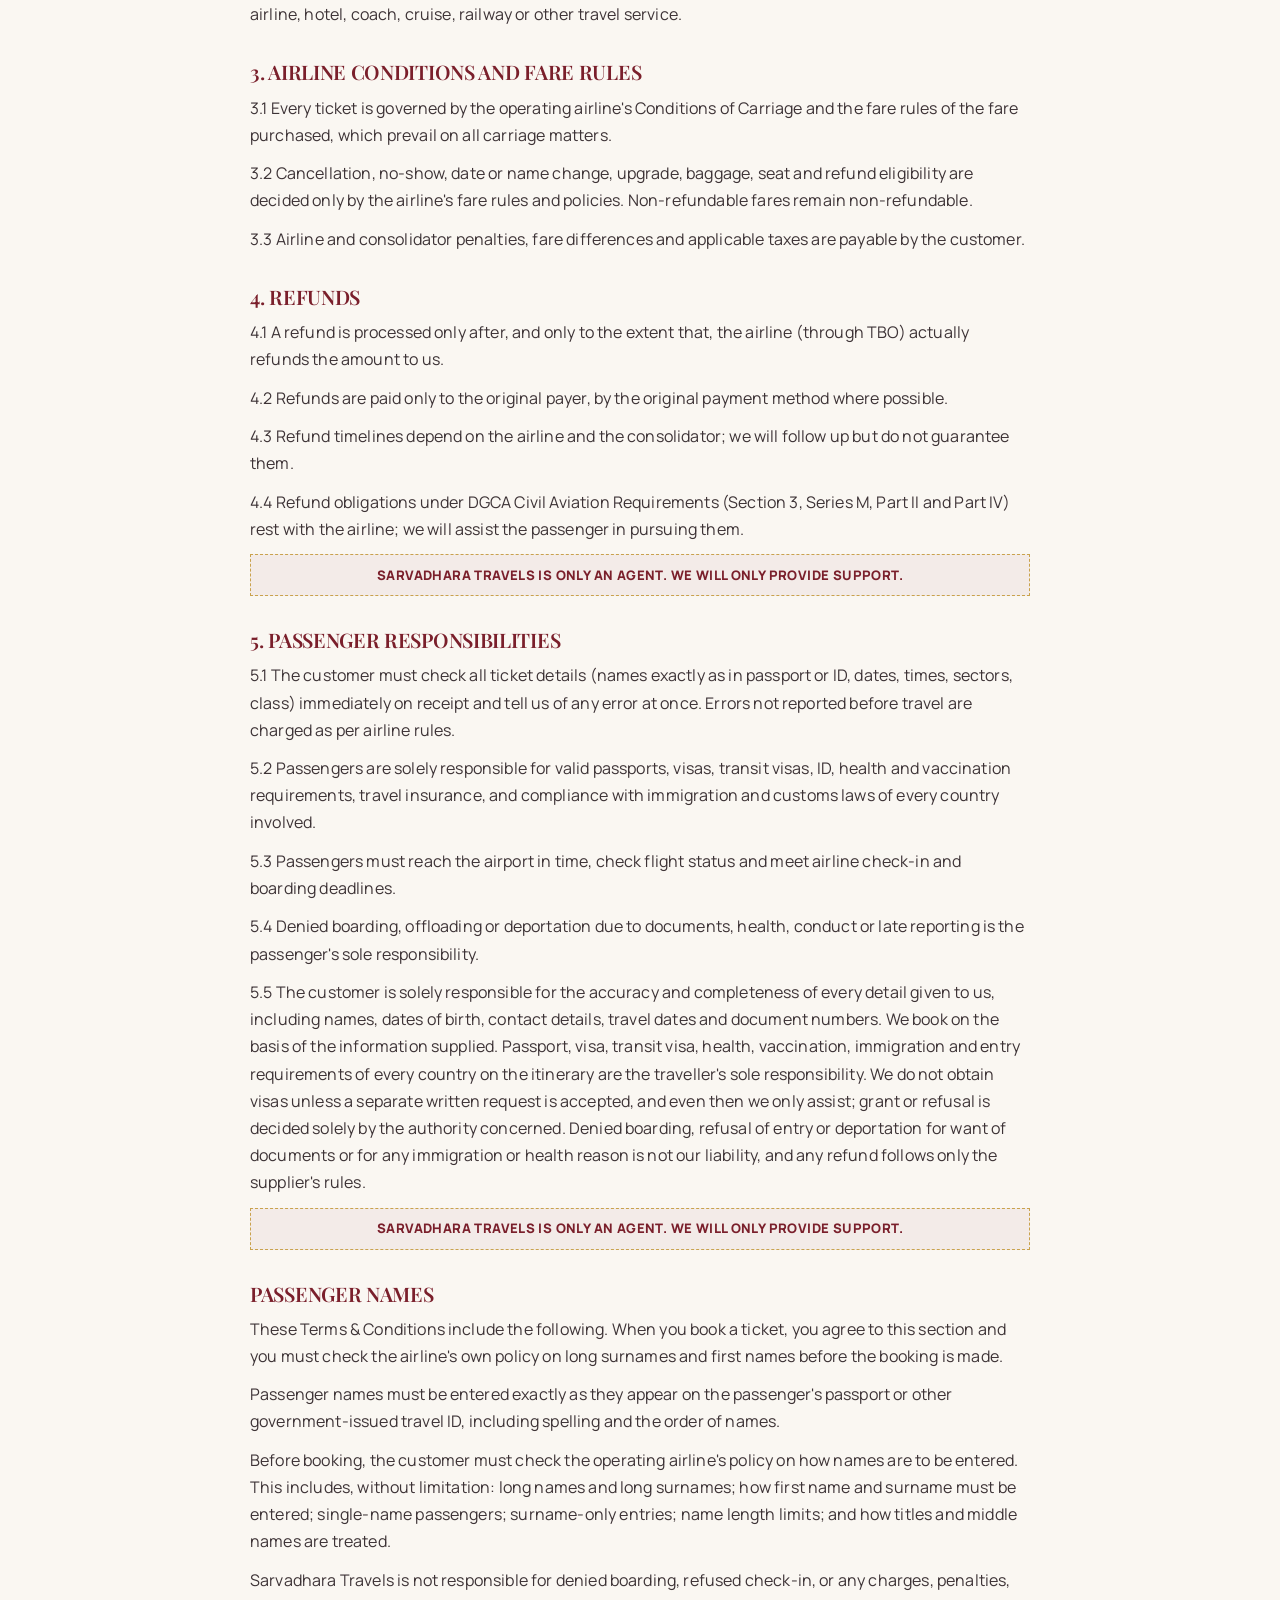
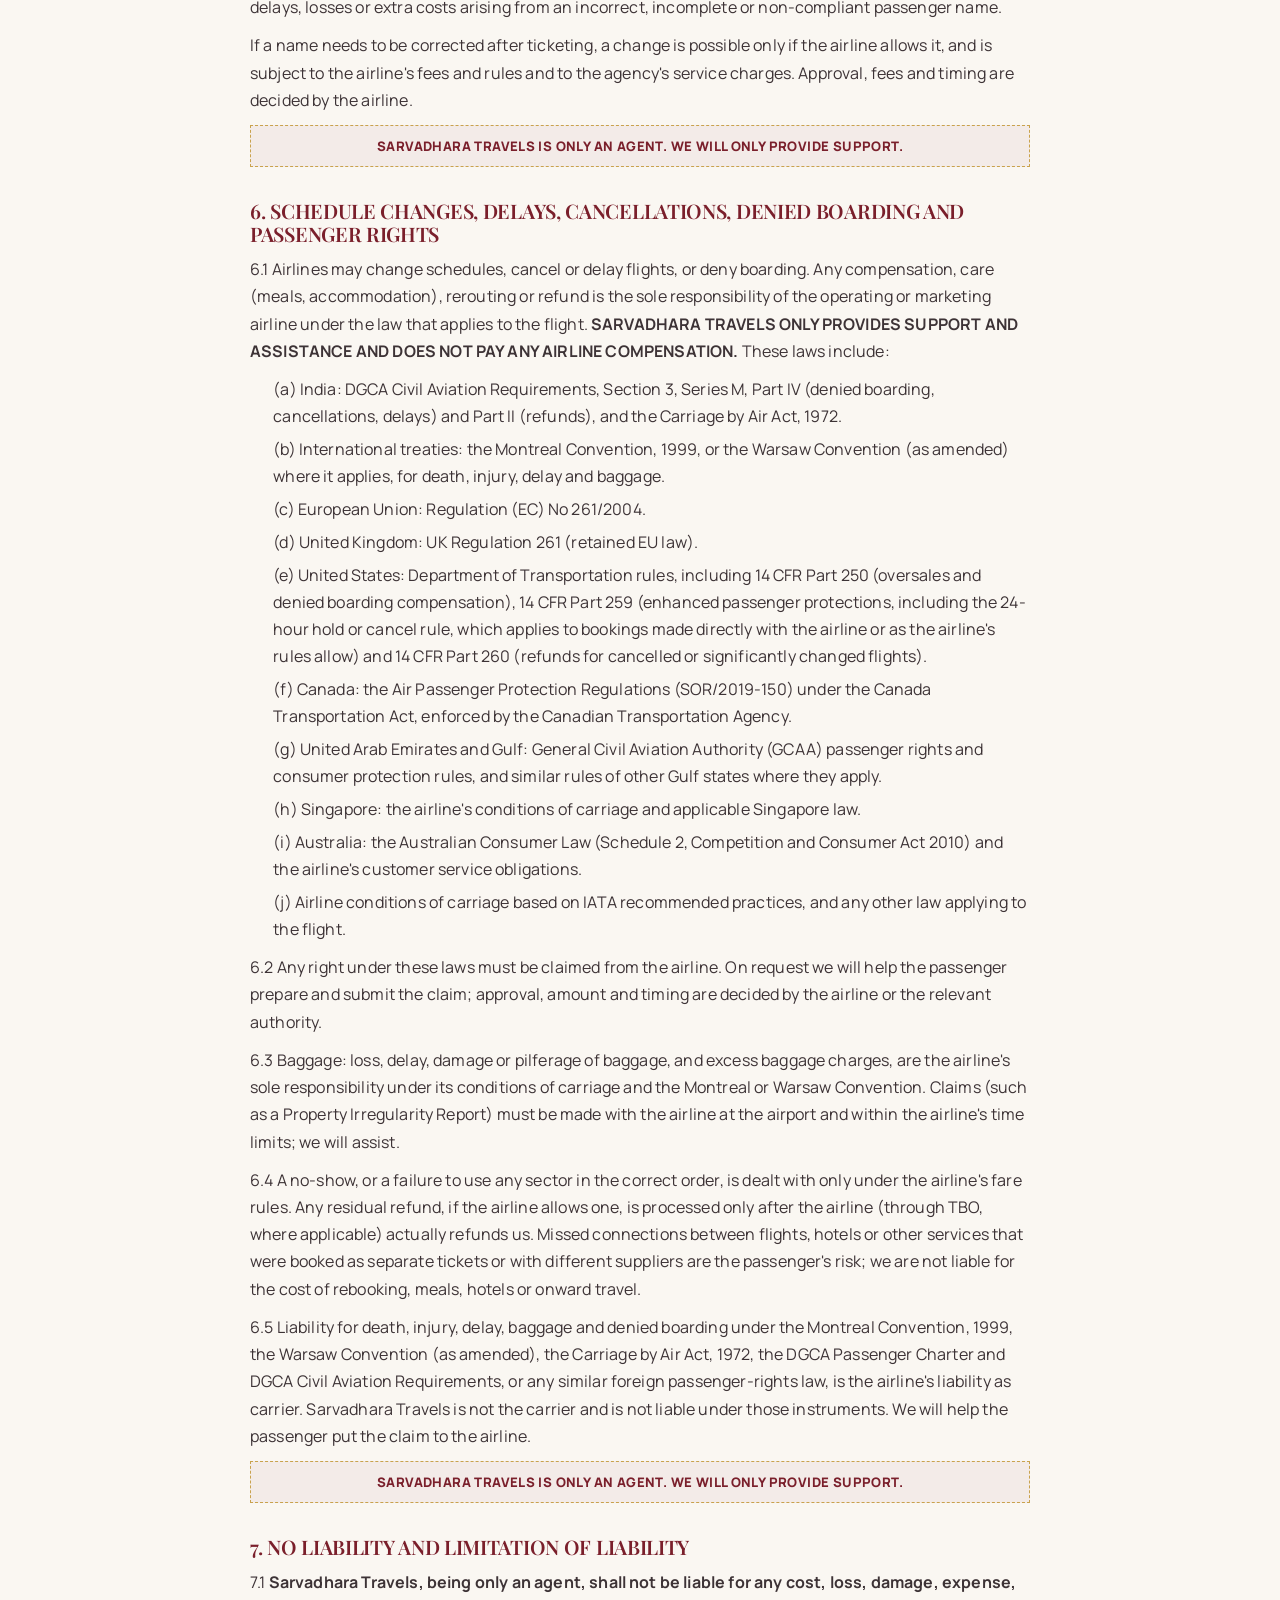
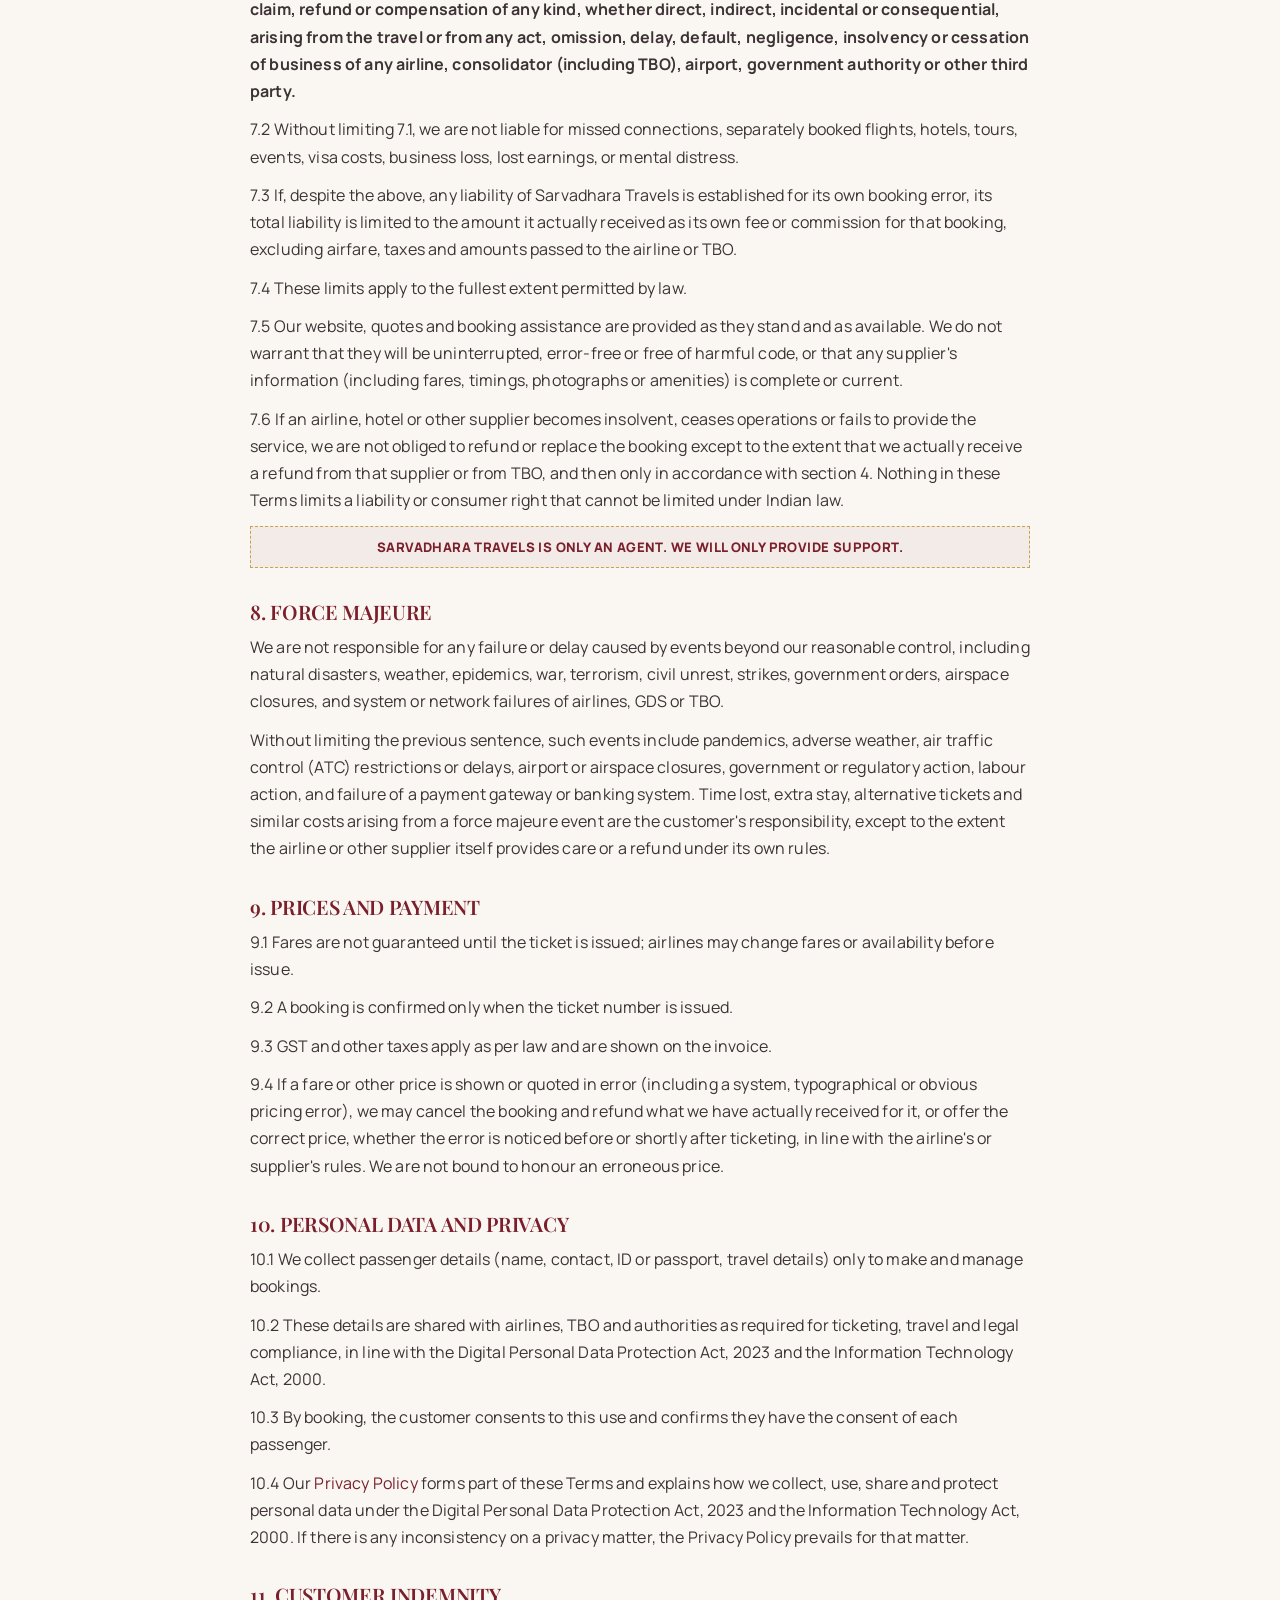
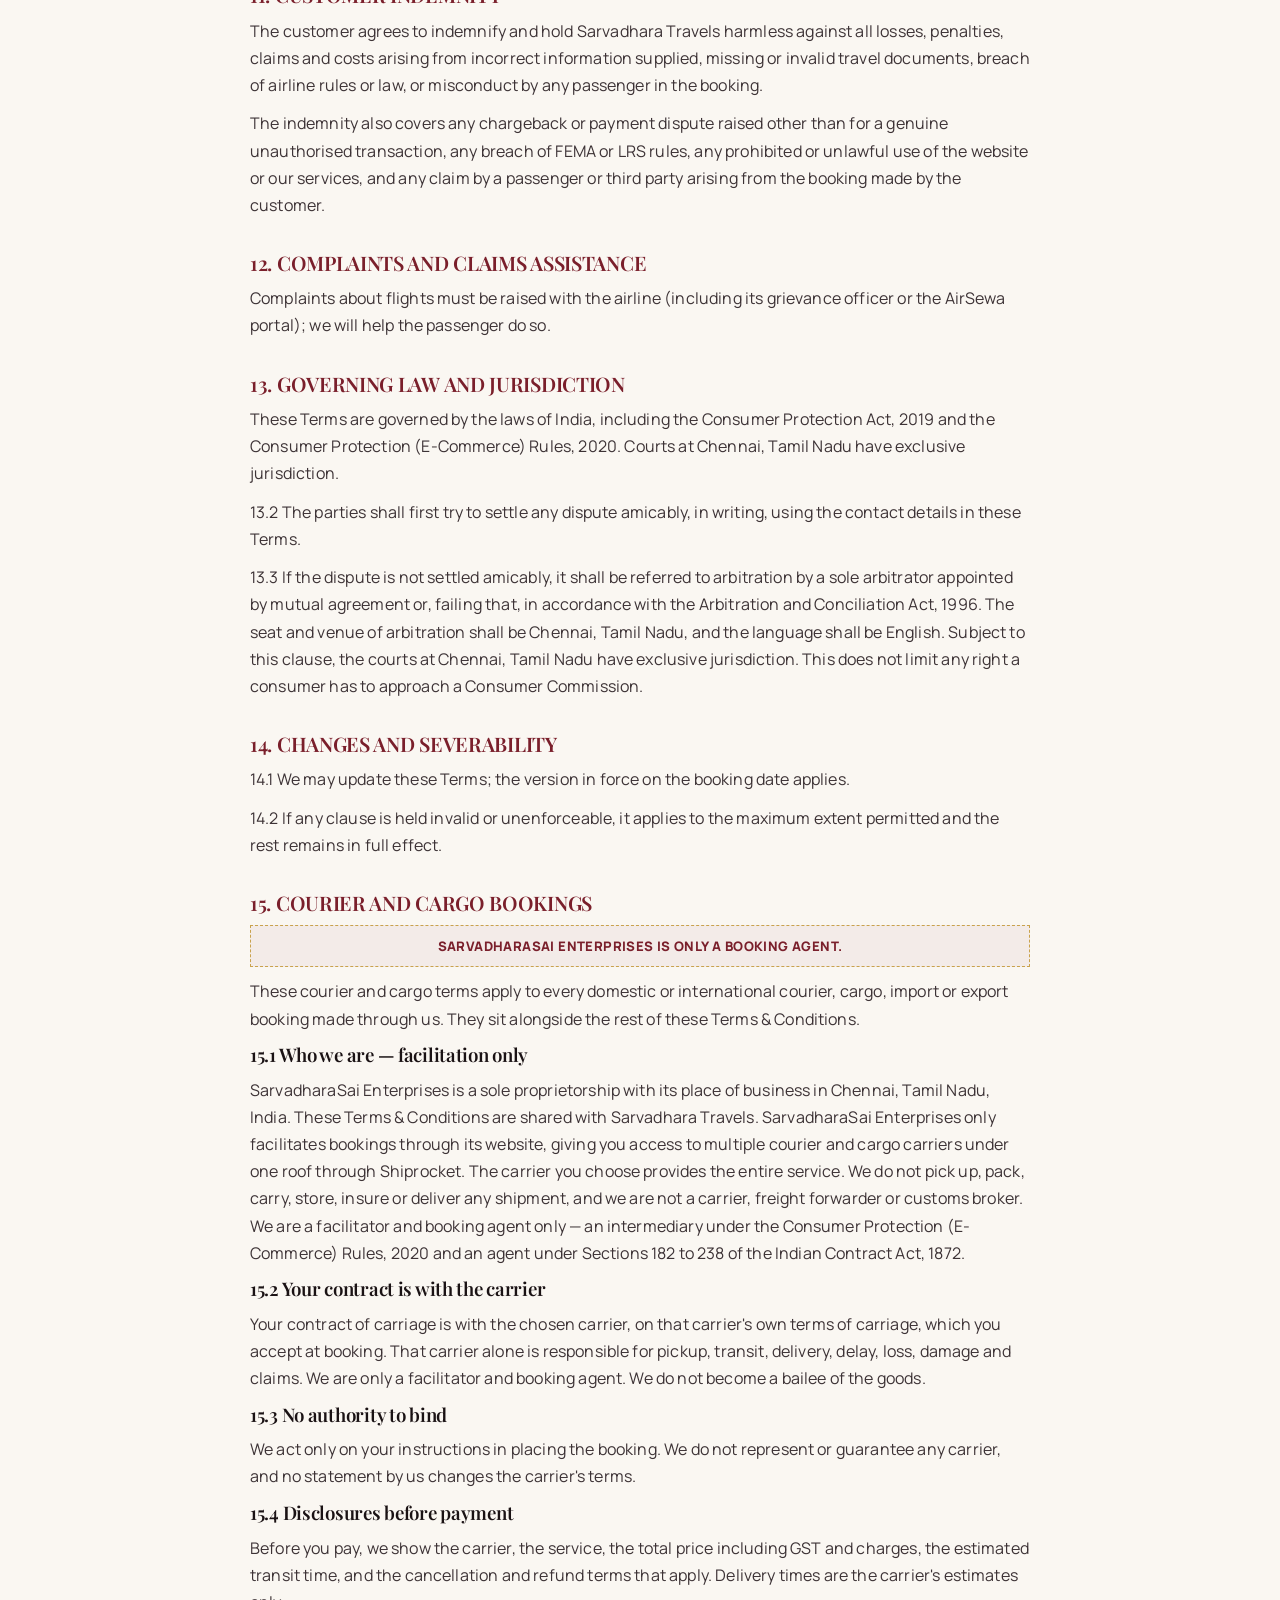
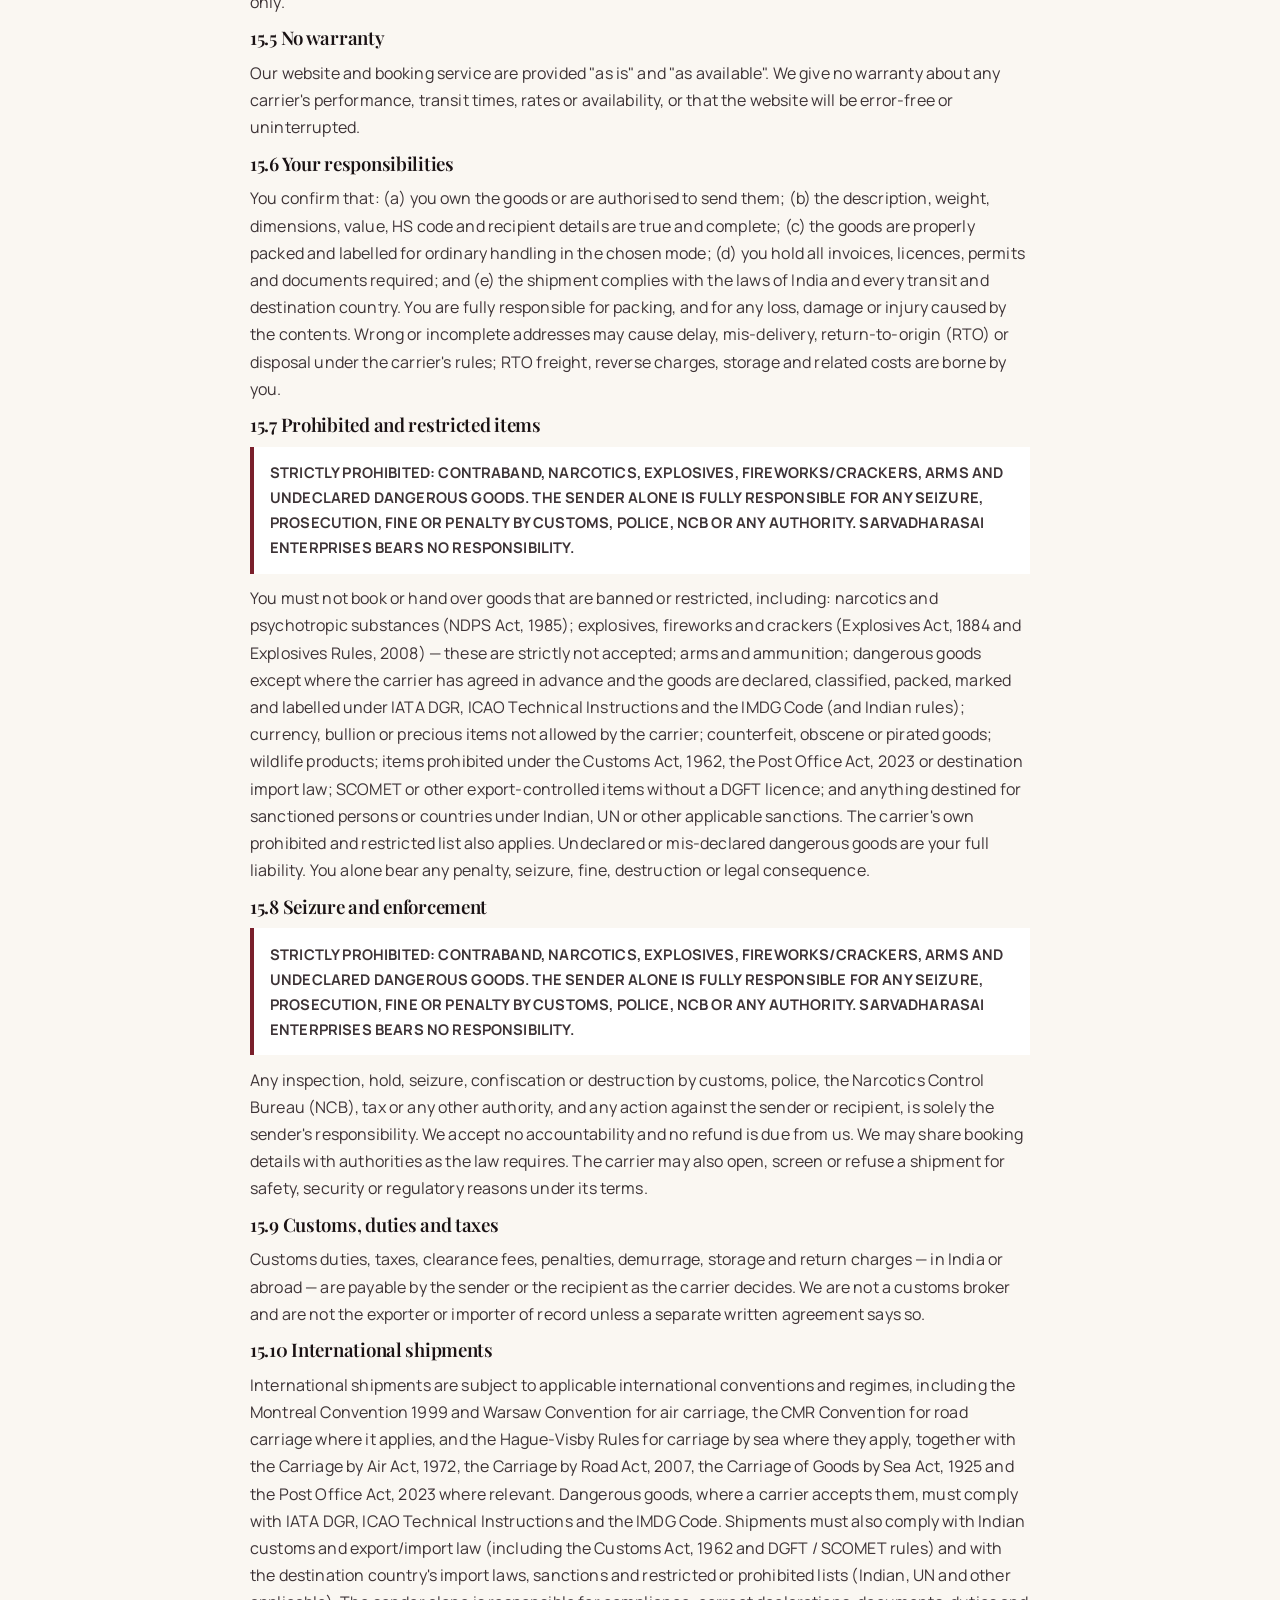
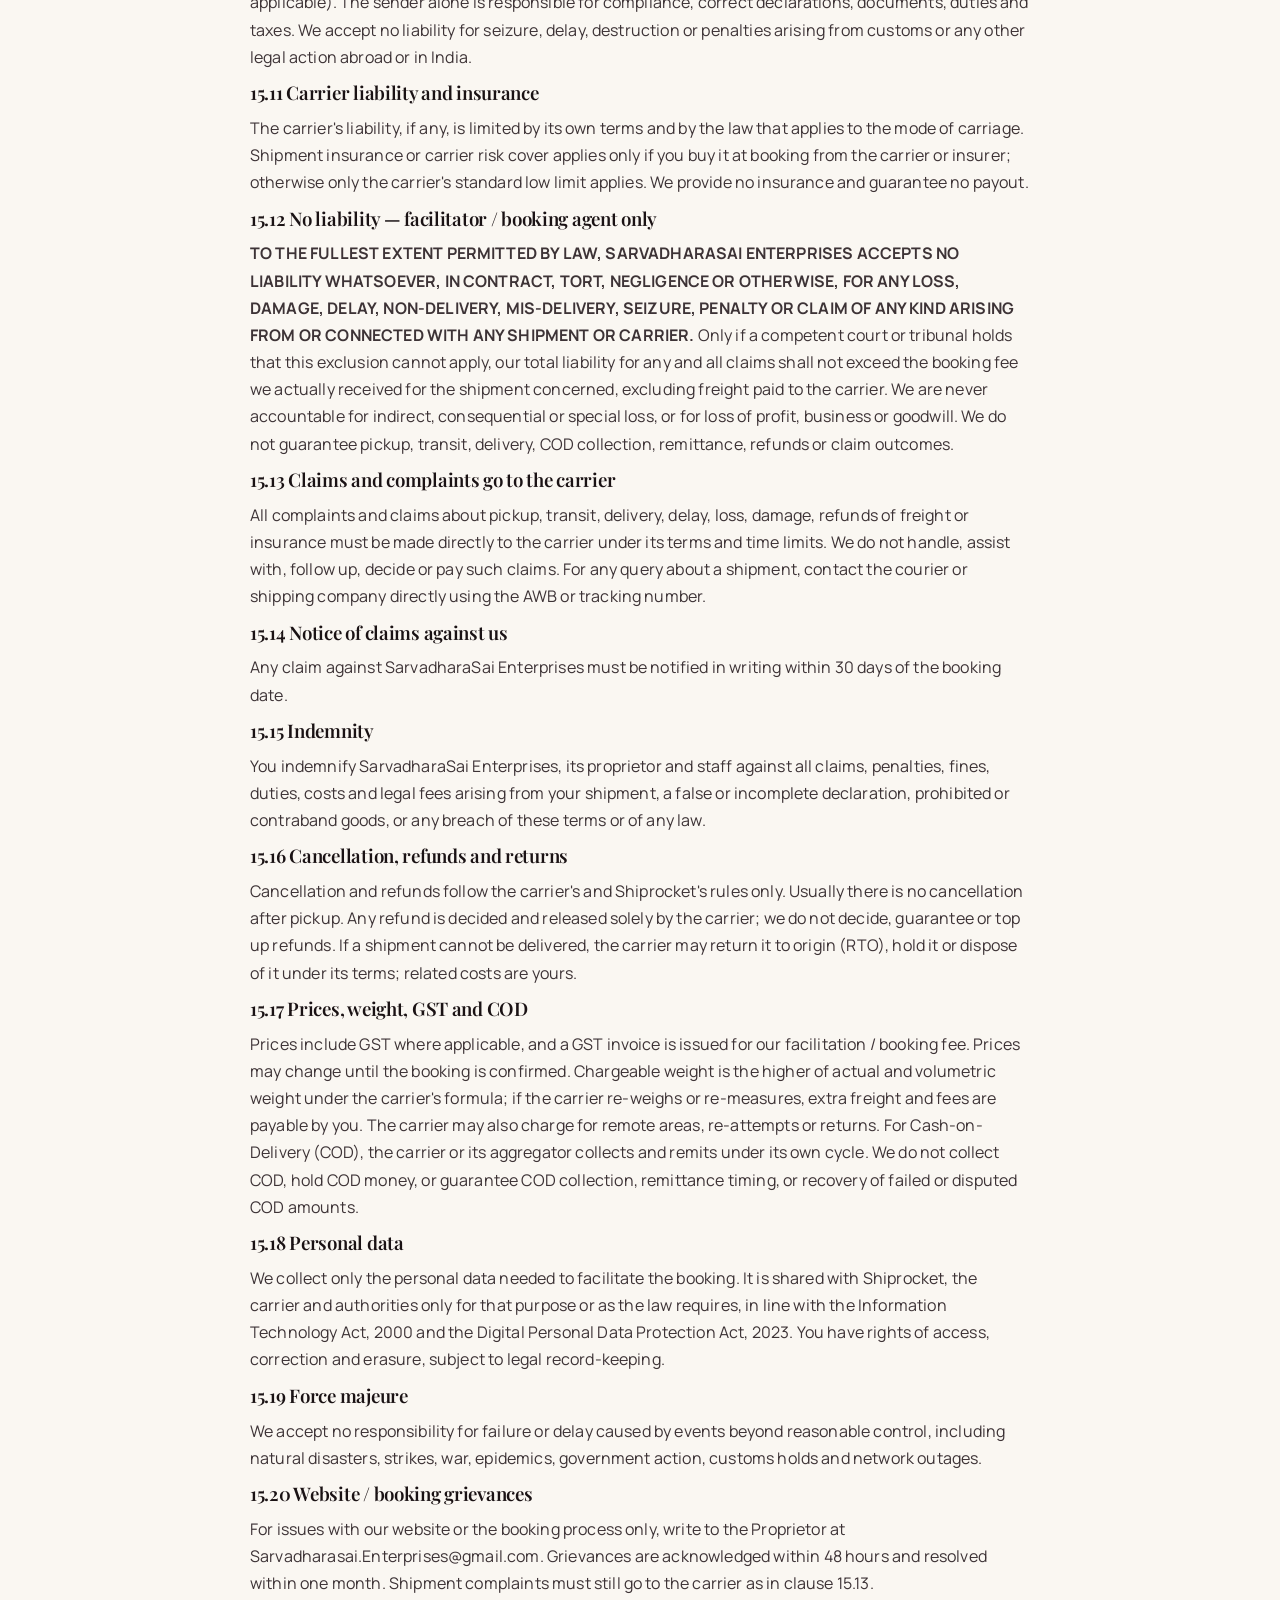
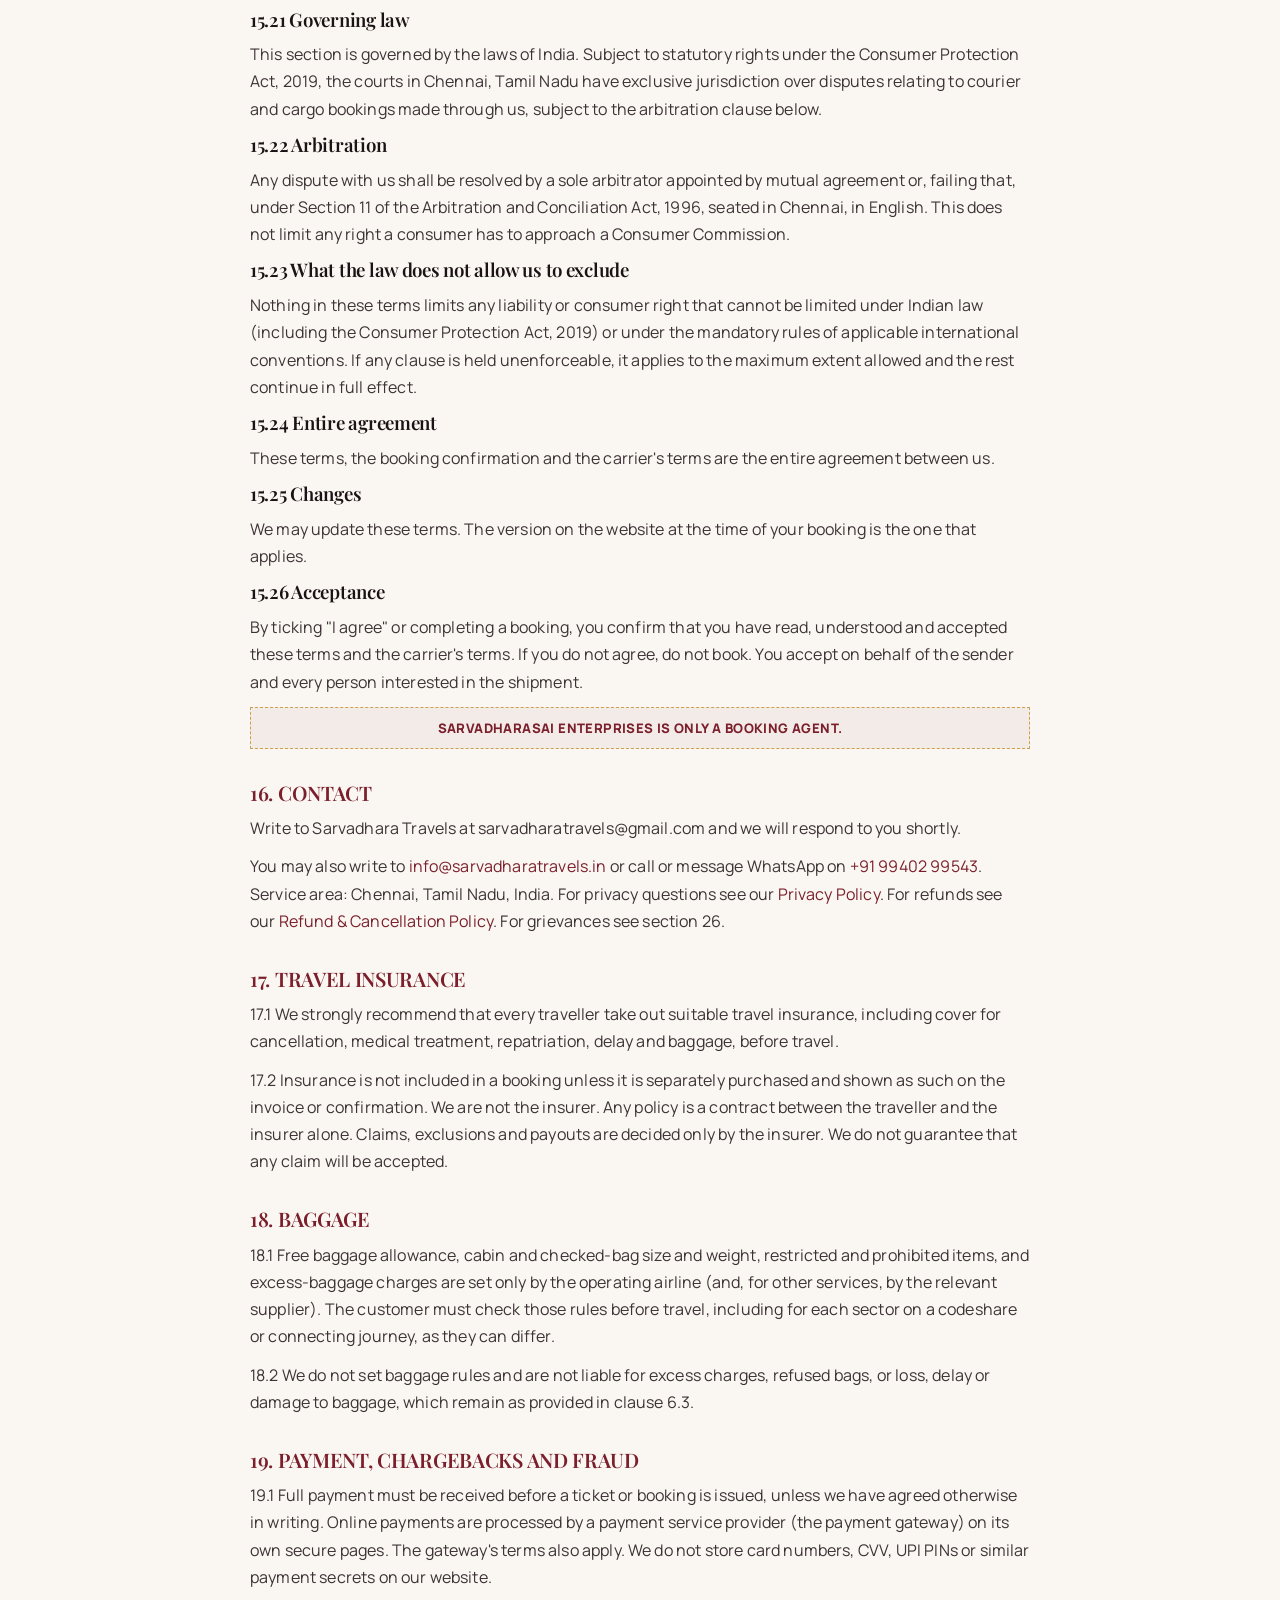
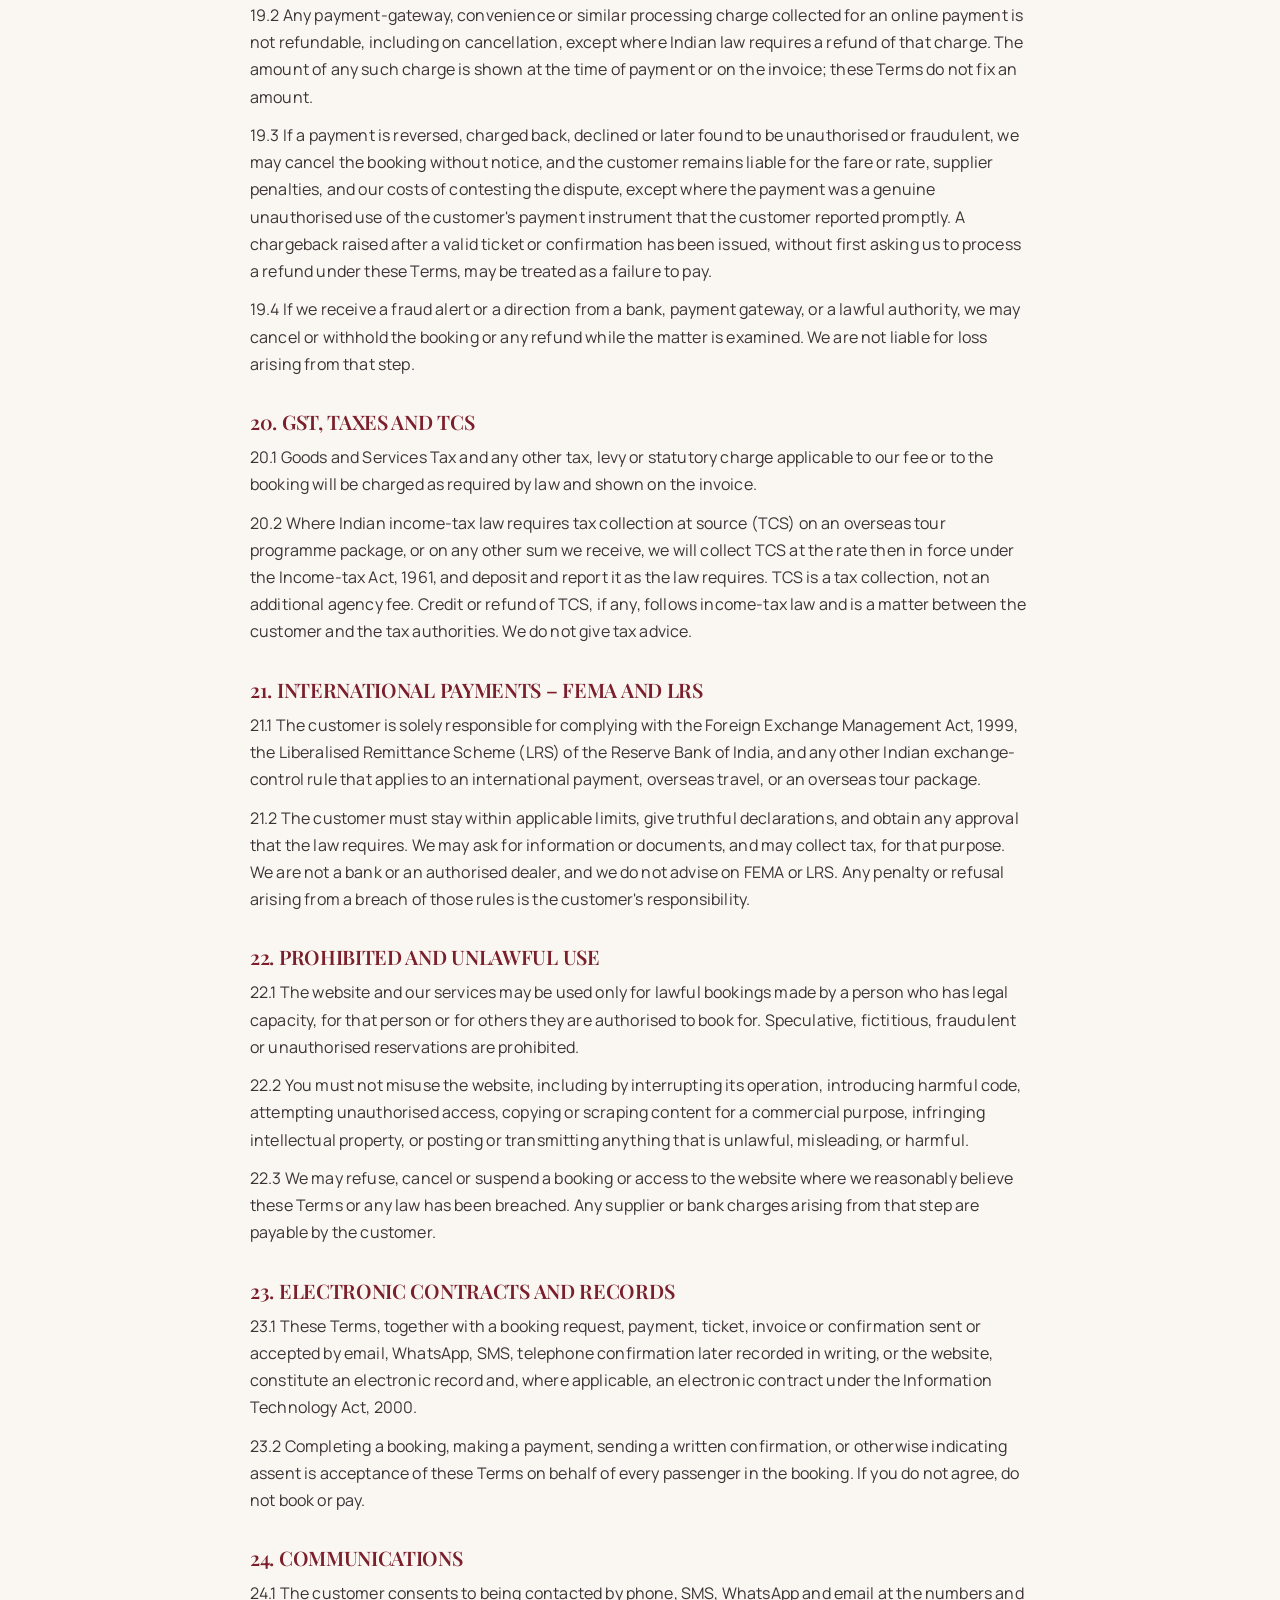
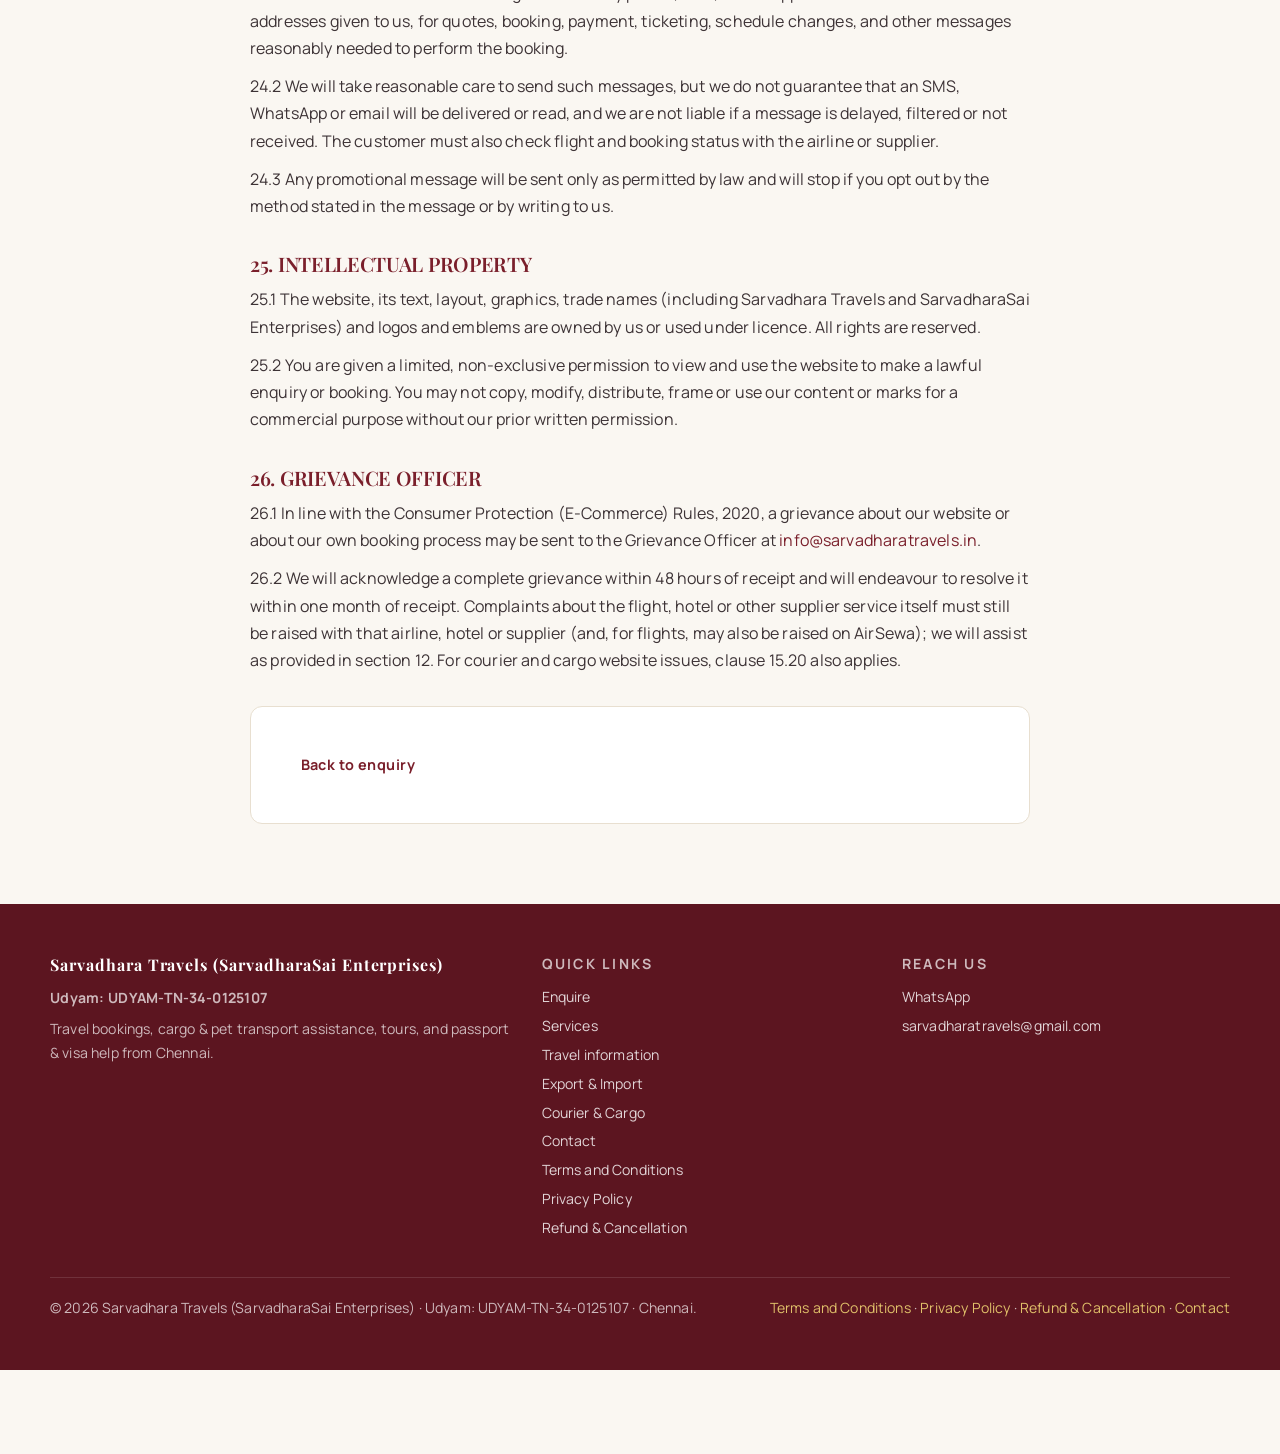
<file: terms.html>
<!DOCTYPE html>
<html lang="en">
<head>
  <meta charset="UTF-8" />
  <meta name="viewport" content="width=device-width, initial-scale=1.0" />
  <meta name="google-site-verification" content="tMx1ZXSPIdaIU8Jpbs2BGnSeSw_jwKxsvkeBCyzR7Ts" />
  <title>Terms and Conditions | Sarvadhara Travels</title>
  <meta name="description" content="Terms and Conditions for SARVADHARA TRAVELS — booking agent only. Last updated 11 Nov 2026." />
  <meta name="robots" content="index, follow" />
  <link rel="canonical" href="https://sarvadharatravels.in/terms.html" />
  <meta property="og:type" content="website" />
  <meta property="og:site_name" content="SARVADHARA TRAVELS" />
  <meta property="og:title" content="Terms and Conditions | SARVADHARA TRAVELS" />
  <meta property="og:description" content="SARVADHARA TRAVELS is only an agent and will only provide support. Full Terms and Conditions." />
  <meta property="og:url" content="https://sarvadharatravels.in/terms.html" />
  <link rel="icon" href="/favicon.ico" sizes="any" />
  <link rel="icon" type="image/png" sizes="48x48" href="/favicon-48.png" />
  <link rel="icon" type="image/png" sizes="96x96" href="/favicon-96.png" />
  <link rel="icon" type="image/png" sizes="192x192" href="/favicon-192.png" />
  <link rel="apple-touch-icon" sizes="180x180" href="/apple-touch-icon.png" />
  <link rel="manifest" href="/site.webmanifest" />
  <meta name="theme-color" content="#7A1F2B" />
  <link rel="stylesheet" href="assets/styles.css" />
  <link rel="preconnect" href="https://fonts.googleapis.com" />
  <link rel="preconnect" href="https://fonts.gstatic.com" crossorigin />
  <link href="https://fonts.googleapis.com/css2?family=Playfair+Display:ital,wght@0,500;0,600;0,700;1,500;1,600&family=Manrope:wght@400;500;600;700;800&family=Noto+Sans+Tamil:wght@400;500;600;700&display=swap" rel="stylesheet" />
</head>
<body class="page-legal">
  <div class="motif motif-top" aria-hidden="true">
    <svg viewBox="0 0 120 40" width="120" height="40"><g fill="none" stroke="currentColor" stroke-width="0.8" opacity="0.55">
      <circle cx="60" cy="20" r="6"/><circle cx="60" cy="20" r="12"/><path d="M60 2v6M60 32v6M38 20h6M76 20h6"/><path d="M48 8l4 4M72 8l-4 4M48 32l4-4M72 32l-4-4"/><path d="M20 20h12M88 20h12"/><circle cx="16" cy="20" r="2.5"/><circle cx="104" cy="20" r="2.5"/>
    </g></svg>
  </div>

    <header class="site-header is-solid" id="top">
    <div class="container nav">
      <div class="brand-lockup">
      <a class="logo" href="index.html">
        <span class="logo-mark" aria-hidden="true"><img src="assets/img/logo-emblem.png" width="40" height="40" alt="" /></span>
        <span class="logo-text">
          <strong>SARVADHARA</strong>
          <em>TRAVELS</em>
        </span>
      </a>
      <span class="brand-lockup-divider" aria-hidden="true"></span>
      <a class="logo logo-enterprises" href="courier.html" title="SarvadharaSai Enterprises">
        <span class="logo-mark" aria-hidden="true"><img src="assets/img/sarvadharasai-enterprises-logo.jpg" width="40" height="40" alt="" /></span>
        <span class="logo-text">
          <strong>SARVADHARASAI</strong>
          <em>ENTERPRISES</em>
        </span>
      </a>
    </div>
      <nav class="nav-center" aria-label="Primary">
        <a href="index.html#booking" data-enquiry="Flights">Flights</a>
        <a href="index.html#booking" data-enquiry="Holidays">Holidays</a>
        <a href="export-import.html">Trade</a>
        <a href="courier.html">Courier</a>
        <a href="travel-info.html">Travel info</a>
        <a href="contact.html">Contact</a>
      </nav>
      <div class="nav-right">
        <div class="lang-switch" aria-label="Language / மொழி">
          <label class="lang-native-wrap">
            <span class="visually-hidden">Choose language</span>
            <select id="langNative" class="lang-native notranslate" translate="no" aria-label="Language">
              <option value="en">EN</option>
              <option value="ta">தமிழ்</option>
              <option value="hi">हिन्दी</option>
              <option value="te">తెలుగు</option>
              <option value="ml">മലയാളം</option>
              <option value="kn">ಕನ್ನಡ</option>
              <option value="bn">বাংলা</option>
              <option value="mr">मराठी</option>
              <option value="gu">ગુજરાતી</option>
              <option value="pa">ਪੰਜਾਬੀ</option>
              <option value="ur">اردو</option>
            </select>
          </label>
          <div id="google_translate_element" class="gt-slot" aria-hidden="true"></div>
        </div>
        <button class="nav-menu-btn" id="navToggle" aria-label="Open menu" aria-expanded="false" aria-controls="navDrawer">
          <span class="nav-menu-label">Menu</span>
          <span class="nav-menu-icon" aria-hidden="true"><span></span><span></span><span></span></span>
        </button>
      </div>
    </div>
  </header>

  <div class="nav-drawer-backdrop" id="navBackdrop" hidden></div>
  <aside class="nav-drawer" id="navDrawer" hidden aria-label="Site menu">
    <div class="nav-drawer-head">
      <div class="nav-drawer-brand-row">
        <span class="logo-mark" aria-hidden="true"><img src="assets/img/logo-emblem.png" width="34" height="34" alt="" /></span>
        <span class="logo-mark" aria-hidden="true"><img src="assets/img/sarvadharasai-enterprises-logo.jpg" width="34" height="34" alt="" /></span>
        <span class="nav-drawer-brand-stack">
          <strong>SARVADHARA</strong>
          <em>TRAVELS · ENTERPRISES</em>
        </span>
      </div>
      <button type="button" class="nav-drawer-close" id="navDrawerClose" aria-label="Close menu">✕</button>
    </div>
    <nav class="nav-drawer-links" id="navLinks">
      <a href="index.html#booking">Enquire</a>
      <a href="index.html#sec-flights">Flights &amp; tickets</a>
      <a href="index.html#sec-holidays">Holidays</a>
      <a href="index.html#sec-visa">Passport &amp; visa</a>
      <a href="travel-info.html">Travel information</a>
      <a href="export-import.html">Export &amp; Import</a>
      <a href="courier.html">Courier &amp; Cargo</a>
      <a href="index.html#services">All services</a>
      <a href="index.html#faq">FAQ</a>
      <a href="contact.html">Contact</a>
      <a href="terms.html" aria-current="page">Terms and Conditions</a>
      <a class="btn btn-sm btn-whatsapp" id="navWhatsApp" href="#" target="_blank" rel="noopener" data-contact="whatsapp" hidden>WhatsApp</a>
    </nav>
  </aside>


  <main class="legal-main">
    <div class="container legal-wrap">
      <header class="legal-hero">
        <p class="eyebrow dark"><span class="dot"></span> Legal</p>
        <h1>Terms and Conditions</h1>
        <p class="legal-updated">Last updated: 11 Nov 2026</p>
        <p class="legal-lede">Trade name: Sarvadhara Travels. SarvadharaSai Enterprises, Chennai, Tamil Nadu, India. "Sarvadhara Travels", "we", "us" and "the agency" in these terms mean Sarvadhara Travels (SarvadharaSai Enterprises).</p>
      </header>

      <div class="tnc-scope-notice" role="note">
        <strong>These Terms &amp; Conditions apply to all services of Sarvadhara Travels and SarvadharaSai Enterprises, including travel bookings and courier, cargo, import and export bookings. Wherever this page says Sarvadhara Travels, it equally means SarvadharaSai Enterprises.</strong>
      </div>

      <nav class="legal-toc" aria-label="On this page">
<a href="#sec-1">1. Acceptance</a>
<a href="#sec-2">2. Our role – booking agent only</a>
<a href="#sec-3">3. Airline conditions and fare rules</a>
<a href="#sec-4">4. Refunds</a>
<a href="#sec-5">5. Passenger responsibilities</a>
<a href="#sec-names">Passenger Names</a>
<a href="#sec-6">6. Schedule changes, delays and cancellations</a>
<a href="#sec-7">7. Limitation of liability</a>
<a href="#sec-8">8. Force majeure</a>
<a href="#sec-9">9. Prices and payment</a>
<a href="#sec-10">10. Personal data and privacy</a>
<a href="#sec-11">11. Customer indemnity</a>
<a href="#sec-12">12. Complaints and claims assistance</a>
<a href="#sec-13">13. Governing law, disputes and jurisdiction</a>
<a href="#sec-14">14. Changes and severability</a>
<a href="#sec-15">15. Courier and cargo bookings</a>
<a href="#sec-16">16. Contact</a>
<a href="#sec-17">17. Travel insurance</a>
<a href="#sec-18">18. Baggage</a>
<a href="#sec-19">19. Payment, chargebacks and fraud</a>
<a href="#sec-20">20. GST, taxes and TCS</a>
<a href="#sec-21">21. International payments – FEMA and LRS</a>
<a href="#sec-22">22. Prohibited and unlawful use</a>
<a href="#sec-23">23. Electronic contracts and records</a>
<a href="#sec-24">24. Communications</a>
<a href="#sec-25">25. Intellectual property</a>
<a href="#sec-26">26. Grievance officer</a>
      </nav>

      <article class="legal-body tnc-body">
<div class="tnc-agent-banner" role="note">
  <strong>SARVADHARA TRAVELS IS ONLY AN AGENT.</strong>
  <strong>WE WILL ONLY PROVIDE SUPPORT.</strong>
</div>
<p class="tnc-important"><strong>IMPORTANT – AGENT ONLY, NO LIABILITY: SARVADHARA TRAVELS ACTS ONLY AS A BOOKING AGENT AND PROVIDES SUPPORT AND ASSISTANCE ONLY. BEING ONLY AN AGENT, SARVADHARA TRAVELS SHALL NOT BE HELD LIABLE FOR ANY COST, LOSS, DAMAGE, EXPENSE, CLAIM, REFUND OR COMPENSATION OF ANY KIND ARISING FROM OR CONNECTED WITH THE TRAVEL, THE AIRLINE'S SERVICES, OR ANY ACT OR OMISSION OF THE AIRLINE OR ANY THIRD PARTY.</strong></p>
<section id="sec-1">
<h2>1. ACCEPTANCE</h2>
<p class="tnc-clause">1.1 By making a booking, paying, or accepting a ticket or invoice, the customer agrees to these Terms on behalf of all passengers in the booking.</p>
<p class="tnc-clause">1.2 The person booking confirms they are authorised by every passenger named.</p>
</section>
<section id="sec-2">
<h2>2. OUR ROLE – BOOKING AGENT ONLY</h2>
<p class="tnc-clause">2.1 Sarvadhara Travels is a sub-agent that books air tickets through a consolidator platform (TBO) on behalf of the customer. The contract of carriage is solely between the passenger and the airline.</p>
<p class="tnc-clause">2.2 We do not own, operate or control any airline, aircraft, airport or ground service.</p>
<p class="tnc-clause">2.3 Our role is limited to making the booking and providing support and assistance, including helping the passenger raise requests and claims with the airline.</p>
<p class="tnc-clause">2.4 In the same way, for hotels and other travel services we act only as an intermediary and as agent of the hotel or supplier. The contract for the stay or service is solely between the customer and that supplier, on that supplier's own terms, which the customer accepts at booking. We do not operate any airline, hotel, coach, cruise, railway or other travel service.</p>
</section>
<section id="sec-3">
<h2>3. AIRLINE CONDITIONS AND FARE RULES</h2>
<p class="tnc-clause">3.1 Every ticket is governed by the operating airline's Conditions of Carriage and the fare rules of the fare purchased, which prevail on all carriage matters.</p>
<p class="tnc-clause">3.2 Cancellation, no-show, date or name change, upgrade, baggage, seat and refund eligibility are decided only by the airline's fare rules and policies. Non-refundable fares remain non-refundable.</p>
<p class="tnc-clause">3.3 Airline and consolidator penalties, fare differences and applicable taxes are payable by the customer.</p>
</section>
<section id="sec-4">
<h2>4. REFUNDS</h2>
<p class="tnc-clause">4.1 A refund is processed only after, and only to the extent that, the airline (through TBO) actually refunds the amount to us.</p>
<p class="tnc-clause">4.2 Refunds are paid only to the original payer, by the original payment method where possible.</p>
<p class="tnc-clause">4.3 Refund timelines depend on the airline and the consolidator; we will follow up but do not guarantee them.</p>
<p class="tnc-clause">4.4 Refund obligations under DGCA Civil Aviation Requirements (Section 3, Series M, Part II and Part IV) rest with the airline; we will assist the passenger in pursuing them.</p>
<p class="tnc-agent-repeat"><strong>SARVADHARA TRAVELS IS ONLY AN AGENT. WE WILL ONLY PROVIDE SUPPORT.</strong></p>
</section>
<section id="sec-5">
<h2>5. PASSENGER RESPONSIBILITIES</h2>
<p class="tnc-clause">5.1 The customer must check all ticket details (names exactly as in passport or ID, dates, times, sectors, class) immediately on receipt and tell us of any error at once. Errors not reported before travel are charged as per airline rules.</p>
<p class="tnc-clause">5.2 Passengers are solely responsible for valid passports, visas, transit visas, ID, health and vaccination requirements, travel insurance, and compliance with immigration and customs laws of every country involved.</p>
<p class="tnc-clause">5.3 Passengers must reach the airport in time, check flight status and meet airline check-in and boarding deadlines.</p>
<p class="tnc-clause">5.4 Denied boarding, offloading or deportation due to documents, health, conduct or late reporting is the passenger's sole responsibility.</p>
<p class="tnc-clause">5.5 The customer is solely responsible for the accuracy and completeness of every detail given to us, including names, dates of birth, contact details, travel dates and document numbers. We book on the basis of the information supplied. Passport, visa, transit visa, health, vaccination, immigration and entry requirements of every country on the itinerary are the traveller's sole responsibility. We do not obtain visas unless a separate written request is accepted, and even then we only assist; grant or refusal is decided solely by the authority concerned. Denied boarding, refusal of entry or deportation for want of documents or for any immigration or health reason is not our liability, and any refund follows only the supplier's rules.</p>
<p class="tnc-agent-repeat"><strong>SARVADHARA TRAVELS IS ONLY AN AGENT. WE WILL ONLY PROVIDE SUPPORT.</strong></p>
</section>
<section id="sec-names">
<h2>PASSENGER NAMES</h2>
<p class="tnc-clause">These Terms &amp; Conditions include the following. When you book a ticket, you agree to this section and you must check the airline's own policy on long surnames and first names before the booking is made.</p>
<p class="tnc-clause">Passenger names must be entered exactly as they appear on the passenger's passport or other government-issued travel ID, including spelling and the order of names.</p>
<p class="tnc-clause">Before booking, the customer must check the operating airline's policy on how names are to be entered. This includes, without limitation: long names and long surnames; how first name and surname must be entered; single-name passengers; surname-only entries; name length limits; and how titles and middle names are treated.</p>
<p class="tnc-clause">Sarvadhara Travels is not responsible for denied boarding, refused check-in, or any charges, penalties, delays, losses or extra costs arising from an incorrect, incomplete or non-compliant passenger name.</p>
<p class="tnc-clause">If a name needs to be corrected after ticketing, a change is possible only if the airline allows it, and is subject to the airline's fees and rules and to the agency's service charges. Approval, fees and timing are decided by the airline.</p>
<p class="tnc-agent-repeat"><strong>SARVADHARA TRAVELS IS ONLY AN AGENT. WE WILL ONLY PROVIDE SUPPORT.</strong></p>
</section>
<section id="sec-6">
<h2>6. SCHEDULE CHANGES, DELAYS, CANCELLATIONS, DENIED BOARDING AND PASSENGER RIGHTS</h2>
<p class="tnc-clause">6.1 Airlines may change schedules, cancel or delay flights, or deny boarding. Any compensation, care (meals, accommodation), rerouting or refund is the sole responsibility of the operating or marketing airline under the law that applies to the flight. <strong>SARVADHARA TRAVELS ONLY PROVIDES SUPPORT AND ASSISTANCE AND DOES NOT PAY ANY AIRLINE COMPENSATION.</strong> These laws include:</p>
<ul class="tnc-lettered">
<li>(a) India: DGCA Civil Aviation Requirements, Section 3, Series M, Part IV (denied boarding, cancellations, delays) and Part II (refunds), and the Carriage by Air Act, 1972.</li>
<li>(b) International treaties: the Montreal Convention, 1999, or the Warsaw Convention (as amended) where it applies, for death, injury, delay and baggage.</li>
<li>(c) European Union: Regulation (EC) No 261/2004.</li>
<li>(d) United Kingdom: UK Regulation 261 (retained EU law).</li>
<li>(e) United States: Department of Transportation rules, including 14 CFR Part 250 (oversales and denied boarding compensation), 14 CFR Part 259 (enhanced passenger protections, including the 24-hour hold or cancel rule, which applies to bookings made directly with the airline or as the airline's rules allow) and 14 CFR Part 260 (refunds for cancelled or significantly changed flights).</li>
<li>(f) Canada: the Air Passenger Protection Regulations (SOR/2019-150) under the Canada Transportation Act, enforced by the Canadian Transportation Agency.</li>
<li>(g) United Arab Emirates and Gulf: General Civil Aviation Authority (GCAA) passenger rights and consumer protection rules, and similar rules of other Gulf states where they apply.</li>
<li>(h) Singapore: the airline's conditions of carriage and applicable Singapore law.</li>
<li>(i) Australia: the Australian Consumer Law (Schedule 2, Competition and Consumer Act 2010) and the airline's customer service obligations.</li>
<li>(j) Airline conditions of carriage based on IATA recommended practices, and any other law applying to the flight.</li>
</ul>
<p class="tnc-clause">6.2 Any right under these laws must be claimed from the airline. On request we will help the passenger prepare and submit the claim; approval, amount and timing are decided by the airline or the relevant authority.</p>
<p class="tnc-clause">6.3 Baggage: loss, delay, damage or pilferage of baggage, and excess baggage charges, are the airline's sole responsibility under its conditions of carriage and the Montreal or Warsaw Convention. Claims (such as a Property Irregularity Report) must be made with the airline at the airport and within the airline's time limits; we will assist.</p>
<p class="tnc-clause">6.4 A no-show, or a failure to use any sector in the correct order, is dealt with only under the airline's fare rules. Any residual refund, if the airline allows one, is processed only after the airline (through TBO, where applicable) actually refunds us. Missed connections between flights, hotels or other services that were booked as separate tickets or with different suppliers are the passenger's risk; we are not liable for the cost of rebooking, meals, hotels or onward travel.</p>
<p class="tnc-clause">6.5 Liability for death, injury, delay, baggage and denied boarding under the Montreal Convention, 1999, the Warsaw Convention (as amended), the Carriage by Air Act, 1972, the DGCA Passenger Charter and DGCA Civil Aviation Requirements, or any similar foreign passenger-rights law, is the airline's liability as carrier. Sarvadhara Travels is not the carrier and is not liable under those instruments. We will help the passenger put the claim to the airline.</p>
<p class="tnc-agent-repeat"><strong>SARVADHARA TRAVELS IS ONLY AN AGENT. WE WILL ONLY PROVIDE SUPPORT.</strong></p>
</section>
<section id="sec-7">
<h2>7. NO LIABILITY AND LIMITATION OF LIABILITY</h2>
<p class="tnc-clause">7.1 <strong>Sarvadhara Travels, being only an agent, shall not be liable for any cost, loss, damage, expense, claim, refund or compensation of any kind, whether direct, indirect, incidental or consequential, arising from the travel or from any act, omission, delay, default, negligence, insolvency or cessation of business of any airline, consolidator (including TBO), airport, government authority or other third party.</strong></p>
<p class="tnc-clause">7.2 Without limiting 7.1, we are not liable for missed connections, separately booked flights, hotels, tours, events, visa costs, business loss, lost earnings, or mental distress.</p>
<p class="tnc-clause">7.3 If, despite the above, any liability of Sarvadhara Travels is established for its own booking error, its total liability is limited to the amount it actually received as its own fee or commission for that booking, excluding airfare, taxes and amounts passed to the airline or TBO.</p>
<p class="tnc-clause">7.4 These limits apply to the fullest extent permitted by law.</p>
<p class="tnc-clause">7.5 Our website, quotes and booking assistance are provided as they stand and as available. We do not warrant that they will be uninterrupted, error-free or free of harmful code, or that any supplier's information (including fares, timings, photographs or amenities) is complete or current.</p>
<p class="tnc-clause">7.6 If an airline, hotel or other supplier becomes insolvent, ceases operations or fails to provide the service, we are not obliged to refund or replace the booking except to the extent that we actually receive a refund from that supplier or from TBO, and then only in accordance with section 4. Nothing in these Terms limits a liability or consumer right that cannot be limited under Indian law.</p>
<p class="tnc-agent-repeat"><strong>SARVADHARA TRAVELS IS ONLY AN AGENT. WE WILL ONLY PROVIDE SUPPORT.</strong></p>
</section>
<section id="sec-8">
<h2>8. FORCE MAJEURE</h2>
<p>We are not responsible for any failure or delay caused by events beyond our reasonable control, including natural disasters, weather, epidemics, war, terrorism, civil unrest, strikes, government orders, airspace closures, and system or network failures of airlines, GDS or TBO.</p>
<p class="tnc-clause">Without limiting the previous sentence, such events include pandemics, adverse weather, air traffic control (ATC) restrictions or delays, airport or airspace closures, government or regulatory action, labour action, and failure of a payment gateway or banking system. Time lost, extra stay, alternative tickets and similar costs arising from a force majeure event are the customer's responsibility, except to the extent the airline or other supplier itself provides care or a refund under its own rules.</p>
</section>
<section id="sec-9">
<h2>9. PRICES AND PAYMENT</h2>
<p class="tnc-clause">9.1 Fares are not guaranteed until the ticket is issued; airlines may change fares or availability before issue.</p>
<p class="tnc-clause">9.2 A booking is confirmed only when the ticket number is issued.</p>
<p class="tnc-clause">9.3 GST and other taxes apply as per law and are shown on the invoice.</p>
<p class="tnc-clause">9.4 If a fare or other price is shown or quoted in error (including a system, typographical or obvious pricing error), we may cancel the booking and refund what we have actually received for it, or offer the correct price, whether the error is noticed before or shortly after ticketing, in line with the airline's or supplier's rules. We are not bound to honour an erroneous price.</p>
</section>
<section id="sec-10">
<h2>10. PERSONAL DATA AND PRIVACY</h2>
<p class="tnc-clause">10.1 We collect passenger details (name, contact, ID or passport, travel details) only to make and manage bookings.</p>
<p class="tnc-clause">10.2 These details are shared with airlines, TBO and authorities as required for ticketing, travel and legal compliance, in line with the Digital Personal Data Protection Act, 2023 and the Information Technology Act, 2000.</p>
<p class="tnc-clause">10.3 By booking, the customer consents to this use and confirms they have the consent of each passenger.</p>
<p class="tnc-clause">10.4 Our <a href="privacy.html">Privacy Policy</a> forms part of these Terms and explains how we collect, use, share and protect personal data under the Digital Personal Data Protection Act, 2023 and the Information Technology Act, 2000. If there is any inconsistency on a privacy matter, the Privacy Policy prevails for that matter.</p>
</section>
<section id="sec-11">
<h2>11. CUSTOMER INDEMNITY</h2>
<p>The customer agrees to indemnify and hold Sarvadhara Travels harmless against all losses, penalties, claims and costs arising from incorrect information supplied, missing or invalid travel documents, breach of airline rules or law, or misconduct by any passenger in the booking.</p>
<p class="tnc-clause">The indemnity also covers any chargeback or payment dispute raised other than for a genuine unauthorised transaction, any breach of FEMA or LRS rules, any prohibited or unlawful use of the website or our services, and any claim by a passenger or third party arising from the booking made by the customer.</p>
</section>
<section id="sec-12">
<h2>12. COMPLAINTS AND CLAIMS ASSISTANCE</h2>
<p>Complaints about flights must be raised with the airline (including its grievance officer or the AirSewa portal); we will help the passenger do so.</p>
</section>
<section id="sec-13">
<h2>13. GOVERNING LAW AND JURISDICTION</h2>
<p>These Terms are governed by the laws of India, including the Consumer Protection Act, 2019 and the Consumer Protection (E-Commerce) Rules, 2020. Courts at Chennai, Tamil Nadu have exclusive jurisdiction.</p>
<p class="tnc-clause">13.2 The parties shall first try to settle any dispute amicably, in writing, using the contact details in these Terms.</p>
<p class="tnc-clause">13.3 If the dispute is not settled amicably, it shall be referred to arbitration by a sole arbitrator appointed by mutual agreement or, failing that, in accordance with the Arbitration and Conciliation Act, 1996. The seat and venue of arbitration shall be Chennai, Tamil Nadu, and the language shall be English. Subject to this clause, the courts at Chennai, Tamil Nadu have exclusive jurisdiction. This does not limit any right a consumer has to approach a Consumer Commission.</p>
</section>
<section id="sec-14">
<h2>14. CHANGES AND SEVERABILITY</h2>
<p class="tnc-clause">14.1 We may update these Terms; the version in force on the booking date applies.</p>
<p class="tnc-clause">14.2 If any clause is held invalid or unenforceable, it applies to the maximum extent permitted and the rest remains in full effect.</p>
</section>
<section id="sec-15">
<h2>15. COURIER AND CARGO BOOKINGS</h2>
<p class="tnc-agent-repeat"><strong>SARVADHARASAI ENTERPRISES IS ONLY A BOOKING AGENT.</strong></p>
<p class="tnc-clause">These courier and cargo terms apply to every domestic or international courier, cargo, import or export booking made through us. They sit alongside the rest of these Terms &amp; Conditions.</p>

<h3>15.1 Who we are — facilitation only</h3>
<p class="tnc-clause">SarvadharaSai Enterprises is a sole proprietorship with its place of business in Chennai, Tamil Nadu, India. These Terms &amp; Conditions are shared with Sarvadhara Travels. SarvadharaSai Enterprises only facilitates bookings through its website, giving you access to multiple courier and cargo carriers under one roof through Shiprocket. The carrier you choose provides the entire service. We do not pick up, pack, carry, store, insure or deliver any shipment, and we are not a carrier, freight forwarder or customs broker. We are a facilitator and booking agent only — an intermediary under the Consumer Protection (E-Commerce) Rules, 2020 and an agent under Sections 182 to 238 of the Indian Contract Act, 1872.</p>

<h3>15.2 Your contract is with the carrier</h3>
<p class="tnc-clause">Your contract of carriage is with the chosen carrier, on that carrier's own terms of carriage, which you accept at booking. That carrier alone is responsible for pickup, transit, delivery, delay, loss, damage and claims. We are only a facilitator and booking agent. We do not become a bailee of the goods.</p>

<h3>15.3 No authority to bind</h3>
<p class="tnc-clause">We act only on your instructions in placing the booking. We do not represent or guarantee any carrier, and no statement by us changes the carrier's terms.</p>

<h3>15.4 Disclosures before payment</h3>
<p class="tnc-clause">Before you pay, we show the carrier, the service, the total price including GST and charges, the estimated transit time, and the cancellation and refund terms that apply. Delivery times are the carrier's estimates only.</p>

<h3>15.5 No warranty</h3>
<p class="tnc-clause">Our website and booking service are provided "as is" and "as available". We give no warranty about any carrier's performance, transit times, rates or availability, or that the website will be error-free or uninterrupted.</p>

<h3>15.6 Your responsibilities</h3>
<p class="tnc-clause">You confirm that: (a) you own the goods or are authorised to send them; (b) the description, weight, dimensions, value, HS code and recipient details are true and complete; (c) the goods are properly packed and labelled for ordinary handling in the chosen mode; (d) you hold all invoices, licences, permits and documents required; and (e) the shipment complies with the laws of India and every transit and destination country. You are fully responsible for packing, and for any loss, damage or injury caused by the contents. Wrong or incomplete addresses may cause delay, mis-delivery, return-to-origin (RTO) or disposal under the carrier's rules; RTO freight, reverse charges, storage and related costs are borne by you.</p>

<h3>15.7 Prohibited and restricted items</h3>
<p class="tnc-important"><strong>STRICTLY PROHIBITED: CONTRABAND, NARCOTICS, EXPLOSIVES, FIREWORKS/CRACKERS, ARMS AND UNDECLARED DANGEROUS GOODS. THE SENDER ALONE IS FULLY RESPONSIBLE FOR ANY SEIZURE, PROSECUTION, FINE OR PENALTY BY CUSTOMS, POLICE, NCB OR ANY AUTHORITY. SARVADHARASAI ENTERPRISES BEARS NO RESPONSIBILITY.</strong></p>
<p class="tnc-clause">You must not book or hand over goods that are banned or restricted, including: narcotics and psychotropic substances (NDPS Act, 1985); explosives, fireworks and crackers (Explosives Act, 1884 and Explosives Rules, 2008) — these are strictly not accepted; arms and ammunition; dangerous goods except where the carrier has agreed in advance and the goods are declared, classified, packed, marked and labelled under IATA DGR, ICAO Technical Instructions and the IMDG Code (and Indian rules); currency, bullion or precious items not allowed by the carrier; counterfeit, obscene or pirated goods; wildlife products; items prohibited under the Customs Act, 1962, the Post Office Act, 2023 or destination import law; SCOMET or other export-controlled items without a DGFT licence; and anything destined for sanctioned persons or countries under Indian, UN or other applicable sanctions. The carrier's own prohibited and restricted list also applies. Undeclared or mis-declared dangerous goods are your full liability. You alone bear any penalty, seizure, fine, destruction or legal consequence.</p>

<h3>15.8 Seizure and enforcement</h3>
<p class="tnc-important"><strong>STRICTLY PROHIBITED: CONTRABAND, NARCOTICS, EXPLOSIVES, FIREWORKS/CRACKERS, ARMS AND UNDECLARED DANGEROUS GOODS. THE SENDER ALONE IS FULLY RESPONSIBLE FOR ANY SEIZURE, PROSECUTION, FINE OR PENALTY BY CUSTOMS, POLICE, NCB OR ANY AUTHORITY. SARVADHARASAI ENTERPRISES BEARS NO RESPONSIBILITY.</strong></p>
<p class="tnc-clause">Any inspection, hold, seizure, confiscation or destruction by customs, police, the Narcotics Control Bureau (NCB), tax or any other authority, and any action against the sender or recipient, is solely the sender's responsibility. We accept no accountability and no refund is due from us. We may share booking details with authorities as the law requires. The carrier may also open, screen or refuse a shipment for safety, security or regulatory reasons under its terms.</p>

<h3>15.9 Customs, duties and taxes</h3>
<p class="tnc-clause">Customs duties, taxes, clearance fees, penalties, demurrage, storage and return charges — in India or abroad — are payable by the sender or the recipient as the carrier decides. We are not a customs broker and are not the exporter or importer of record unless a separate written agreement says so.</p>

<h3>15.10 International shipments</h3>
<p class="tnc-clause">International shipments are subject to applicable international conventions and regimes, including the Montreal Convention 1999 and Warsaw Convention for air carriage, the CMR Convention for road carriage where it applies, and the Hague-Visby Rules for carriage by sea where they apply, together with the Carriage by Air Act, 1972, the Carriage by Road Act, 2007, the Carriage of Goods by Sea Act, 1925 and the Post Office Act, 2023 where relevant. Dangerous goods, where a carrier accepts them, must comply with IATA DGR, ICAO Technical Instructions and the IMDG Code. Shipments must also comply with Indian customs and export/import law (including the Customs Act, 1962 and DGFT / SCOMET rules) and with the destination country's import laws, sanctions and restricted or prohibited lists (Indian, UN and other applicable). The sender alone is responsible for compliance, correct declarations, documents, duties and taxes. We accept no liability for seizure, delay, destruction or penalties arising from customs or any other legal action abroad or in India.</p>

<h3>15.11 Carrier liability and insurance</h3>
<p class="tnc-clause">The carrier's liability, if any, is limited by its own terms and by the law that applies to the mode of carriage. Shipment insurance or carrier risk cover applies only if you buy it at booking from the carrier or insurer; otherwise only the carrier's standard low limit applies. We provide no insurance and guarantee no payout.</p>

<h3>15.12 No liability — facilitator / booking agent only</h3>
<p class="tnc-clause"><strong>TO THE FULLEST EXTENT PERMITTED BY LAW, SARVADHARASAI ENTERPRISES ACCEPTS NO LIABILITY WHATSOEVER, IN CONTRACT, TORT, NEGLIGENCE OR OTHERWISE, FOR ANY LOSS, DAMAGE, DELAY, NON-DELIVERY, MIS-DELIVERY, SEIZURE, PENALTY OR CLAIM OF ANY KIND ARISING FROM OR CONNECTED WITH ANY SHIPMENT OR CARRIER.</strong> Only if a competent court or tribunal holds that this exclusion cannot apply, our total liability for any and all claims shall not exceed the booking fee we actually received for the shipment concerned, excluding freight paid to the carrier. We are never accountable for indirect, consequential or special loss, or for loss of profit, business or goodwill. We do not guarantee pickup, transit, delivery, COD collection, remittance, refunds or claim outcomes.</p>

<h3>15.13 Claims and complaints go to the carrier</h3>
<p class="tnc-clause">All complaints and claims about pickup, transit, delivery, delay, loss, damage, refunds of freight or insurance must be made directly to the carrier under its terms and time limits. We do not handle, assist with, follow up, decide or pay such claims. For any query about a shipment, contact the courier or shipping company directly using the AWB or tracking number.</p>

<h3>15.14 Notice of claims against us</h3>
<p class="tnc-clause">Any claim against SarvadharaSai Enterprises must be notified in writing within 30 days of the booking date.</p>

<h3>15.15 Indemnity</h3>
<p class="tnc-clause">You indemnify SarvadharaSai Enterprises, its proprietor and staff against all claims, penalties, fines, duties, costs and legal fees arising from your shipment, a false or incomplete declaration, prohibited or contraband goods, or any breach of these terms or of any law.</p>

<h3>15.16 Cancellation, refunds and returns</h3>
<p class="tnc-clause">Cancellation and refunds follow the carrier's and Shiprocket's rules only. Usually there is no cancellation after pickup. Any refund is decided and released solely by the carrier; we do not decide, guarantee or top up refunds. If a shipment cannot be delivered, the carrier may return it to origin (RTO), hold it or dispose of it under its terms; related costs are yours.</p>

<h3>15.17 Prices, weight, GST and COD</h3>
<p class="tnc-clause">Prices include GST where applicable, and a GST invoice is issued for our facilitation / booking fee. Prices may change until the booking is confirmed. Chargeable weight is the higher of actual and volumetric weight under the carrier's formula; if the carrier re-weighs or re-measures, extra freight and fees are payable by you. The carrier may also charge for remote areas, re-attempts or returns. For Cash-on-Delivery (COD), the carrier or its aggregator collects and remits under its own cycle. We do not collect COD, hold COD money, or guarantee COD collection, remittance timing, or recovery of failed or disputed COD amounts.</p>

<h3>15.18 Personal data</h3>
<p class="tnc-clause">We collect only the personal data needed to facilitate the booking. It is shared with Shiprocket, the carrier and authorities only for that purpose or as the law requires, in line with the Information Technology Act, 2000 and the Digital Personal Data Protection Act, 2023. You have rights of access, correction and erasure, subject to legal record-keeping.</p>

<h3>15.19 Force majeure</h3>
<p class="tnc-clause">We accept no responsibility for failure or delay caused by events beyond reasonable control, including natural disasters, strikes, war, epidemics, government action, customs holds and network outages.</p>

<h3>15.20 Website / booking grievances</h3>
<p class="tnc-clause">For issues with our website or the booking process only, write to the Proprietor at Sarvadharasai.Enterprises@gmail.com. Grievances are acknowledged within 48 hours and resolved within one month. Shipment complaints must still go to the carrier as in clause 15.13.</p>

<h3>15.21 Governing law</h3>
<p class="tnc-clause">This section is governed by the laws of India. Subject to statutory rights under the Consumer Protection Act, 2019, the courts in Chennai, Tamil Nadu have exclusive jurisdiction over disputes relating to courier and cargo bookings made through us, subject to the arbitration clause below.</p>

<h3>15.22 Arbitration</h3>
<p class="tnc-clause">Any dispute with us shall be resolved by a sole arbitrator appointed by mutual agreement or, failing that, under Section 11 of the Arbitration and Conciliation Act, 1996, seated in Chennai, in English. This does not limit any right a consumer has to approach a Consumer Commission.</p>

<h3>15.23 What the law does not allow us to exclude</h3>
<p class="tnc-clause">Nothing in these terms limits any liability or consumer right that cannot be limited under Indian law (including the Consumer Protection Act, 2019) or under the mandatory rules of applicable international conventions. If any clause is held unenforceable, it applies to the maximum extent allowed and the rest continue in full effect.</p>

<h3>15.24 Entire agreement</h3>
<p class="tnc-clause">These terms, the booking confirmation and the carrier's terms are the entire agreement between us.</p>

<h3>15.25 Changes</h3>
<p class="tnc-clause">We may update these terms. The version on the website at the time of your booking is the one that applies.</p>

<h3>15.26 Acceptance</h3>
<p class="tnc-clause">By ticking "I agree" or completing a booking, you confirm that you have read, understood and accepted these terms and the carrier's terms. If you do not agree, do not book. You accept on behalf of the sender and every person interested in the shipment.</p>

<p class="tnc-agent-repeat"><strong>SARVADHARASAI ENTERPRISES IS ONLY A BOOKING AGENT.</strong></p>
</section>

<section id="sec-16">
<h2>16. CONTACT</h2>
<p>Write to Sarvadhara Travels at sarvadharatravels@gmail.com and we will respond to you shortly.</p>
<p class="tnc-clause">You may also write to <a href="mailto:info@sarvadharatravels.in">info@sarvadharatravels.in</a> or call or message WhatsApp on <a href="tel:+919940299543">+91 99402 99543</a>. Service area: Chennai, Tamil Nadu, India. For privacy questions see our <a href="privacy.html">Privacy Policy</a>. For refunds see our <a href="refund.html">Refund &amp; Cancellation Policy</a>. For grievances see section 26.</p>
</section>

<section id="sec-17">
<h2>17. TRAVEL INSURANCE</h2>
<p class="tnc-clause">17.1 We strongly recommend that every traveller take out suitable travel insurance, including cover for cancellation, medical treatment, repatriation, delay and baggage, before travel.</p>
<p class="tnc-clause">17.2 Insurance is not included in a booking unless it is separately purchased and shown as such on the invoice or confirmation. We are not the insurer. Any policy is a contract between the traveller and the insurer alone. Claims, exclusions and payouts are decided only by the insurer. We do not guarantee that any claim will be accepted.</p>
</section>

<section id="sec-18">
<h2>18. BAGGAGE</h2>
<p class="tnc-clause">18.1 Free baggage allowance, cabin and checked-bag size and weight, restricted and prohibited items, and excess-baggage charges are set only by the operating airline (and, for other services, by the relevant supplier). The customer must check those rules before travel, including for each sector on a codeshare or connecting journey, as they can differ.</p>
<p class="tnc-clause">18.2 We do not set baggage rules and are not liable for excess charges, refused bags, or loss, delay or damage to baggage, which remain as provided in clause 6.3.</p>
</section>

<section id="sec-19">
<h2>19. PAYMENT, CHARGEBACKS AND FRAUD</h2>
<p class="tnc-clause">19.1 Full payment must be received before a ticket or booking is issued, unless we have agreed otherwise in writing. Online payments are processed by a payment service provider (the payment gateway) on its own secure pages. The gateway's terms also apply. We do not store card numbers, CVV, UPI PINs or similar payment secrets on our website.</p>
<p class="tnc-clause">19.2 Any payment-gateway, convenience or similar processing charge collected for an online payment is not refundable, including on cancellation, except where Indian law requires a refund of that charge. The amount of any such charge is shown at the time of payment or on the invoice; these Terms do not fix an amount.</p>
<p class="tnc-clause">19.3 If a payment is reversed, charged back, declined or later found to be unauthorised or fraudulent, we may cancel the booking without notice, and the customer remains liable for the fare or rate, supplier penalties, and our costs of contesting the dispute, except where the payment was a genuine unauthorised use of the customer's payment instrument that the customer reported promptly. A chargeback raised after a valid ticket or confirmation has been issued, without first asking us to process a refund under these Terms, may be treated as a failure to pay.</p>
<p class="tnc-clause">19.4 If we receive a fraud alert or a direction from a bank, payment gateway, or a lawful authority, we may cancel or withhold the booking or any refund while the matter is examined. We are not liable for loss arising from that step.</p>
</section>

<section id="sec-20">
<h2>20. GST, TAXES AND TCS</h2>
<p class="tnc-clause">20.1 Goods and Services Tax and any other tax, levy or statutory charge applicable to our fee or to the booking will be charged as required by law and shown on the invoice.</p>
<p class="tnc-clause">20.2 Where Indian income-tax law requires tax collection at source (TCS) on an overseas tour programme package, or on any other sum we receive, we will collect TCS at the rate then in force under the Income-tax Act, 1961, and deposit and report it as the law requires. TCS is a tax collection, not an additional agency fee. Credit or refund of TCS, if any, follows income-tax law and is a matter between the customer and the tax authorities. We do not give tax advice.</p>
</section>

<section id="sec-21">
<h2>21. INTERNATIONAL PAYMENTS – FEMA AND LRS</h2>
<p class="tnc-clause">21.1 The customer is solely responsible for complying with the Foreign Exchange Management Act, 1999, the Liberalised Remittance Scheme (LRS) of the Reserve Bank of India, and any other Indian exchange-control rule that applies to an international payment, overseas travel, or an overseas tour package.</p>
<p class="tnc-clause">21.2 The customer must stay within applicable limits, give truthful declarations, and obtain any approval that the law requires. We may ask for information or documents, and may collect tax, for that purpose. We are not a bank or an authorised dealer, and we do not advise on FEMA or LRS. Any penalty or refusal arising from a breach of those rules is the customer's responsibility.</p>
</section>

<section id="sec-22">
<h2>22. PROHIBITED AND UNLAWFUL USE</h2>
<p class="tnc-clause">22.1 The website and our services may be used only for lawful bookings made by a person who has legal capacity, for that person or for others they are authorised to book for. Speculative, fictitious, fraudulent or unauthorised reservations are prohibited.</p>
<p class="tnc-clause">22.2 You must not misuse the website, including by interrupting its operation, introducing harmful code, attempting unauthorised access, copying or scraping content for a commercial purpose, infringing intellectual property, or posting or transmitting anything that is unlawful, misleading, or harmful.</p>
<p class="tnc-clause">22.3 We may refuse, cancel or suspend a booking or access to the website where we reasonably believe these Terms or any law has been breached. Any supplier or bank charges arising from that step are payable by the customer.</p>
</section>

<section id="sec-23">
<h2>23. ELECTRONIC CONTRACTS AND RECORDS</h2>
<p class="tnc-clause">23.1 These Terms, together with a booking request, payment, ticket, invoice or confirmation sent or accepted by email, WhatsApp, SMS, telephone confirmation later recorded in writing, or the website, constitute an electronic record and, where applicable, an electronic contract under the Information Technology Act, 2000.</p>
<p class="tnc-clause">23.2 Completing a booking, making a payment, sending a written confirmation, or otherwise indicating assent is acceptance of these Terms on behalf of every passenger in the booking. If you do not agree, do not book or pay.</p>
</section>

<section id="sec-24">
<h2>24. COMMUNICATIONS</h2>
<p class="tnc-clause">24.1 The customer consents to being contacted by phone, SMS, WhatsApp and email at the numbers and addresses given to us, for quotes, booking, payment, ticketing, schedule changes, and other messages reasonably needed to perform the booking.</p>
<p class="tnc-clause">24.2 We will take reasonable care to send such messages, but we do not guarantee that an SMS, WhatsApp or email will be delivered or read, and we are not liable if a message is delayed, filtered or not received. The customer must also check flight and booking status with the airline or supplier.</p>
<p class="tnc-clause">24.3 Any promotional message will be sent only as permitted by law and will stop if you opt out by the method stated in the message or by writing to us.</p>
</section>

<section id="sec-25">
<h2>25. INTELLECTUAL PROPERTY</h2>
<p class="tnc-clause">25.1 The website, its text, layout, graphics, trade names (including Sarvadhara Travels and SarvadharaSai Enterprises) and logos and emblems are owned by us or used under licence. All rights are reserved.</p>
<p class="tnc-clause">25.2 You are given a limited, non-exclusive permission to view and use the website to make a lawful enquiry or booking. You may not copy, modify, distribute, frame or use our content or marks for a commercial purpose without our prior written permission.</p>
</section>

<section id="sec-26">
<h2>26. GRIEVANCE OFFICER</h2>
<p class="tnc-clause">26.1 In line with the Consumer Protection (E-Commerce) Rules, 2020, a grievance about our website or about our own booking process may be sent to the Grievance Officer at <a href="mailto:info@sarvadharatravels.in">info@sarvadharatravels.in</a>.</p>
<p class="tnc-clause">26.2 We will acknowledge a complete grievance within 48 hours of receipt and will endeavour to resolve it within one month of receipt. Complaints about the flight, hotel or other supplier service itself must still be raised with that airline, hotel or supplier (and, for flights, may also be raised on AirSewa); we will assist as provided in section 12. For courier and cargo website issues, clause 15.20 also applies.</p>
</section>
        <section class="legal-contact">
          <p><a class="btn btn-marigold" href="index.html#booking">Back to enquiry</a></p>
        </section>
      </article>
    </div>
  </main>

  <footer class="site-footer">
    <div class="container footer-grid">
      <div>
        <strong class="footer-brand">Sarvadhara Travels (SarvadharaSai Enterprises)</strong>
        <p class="footer-udyam">Udyam: UDYAM-TN-34-0125107</p>
        <p>Travel bookings, cargo &amp; pet transport assistance, tours, and passport &amp; visa help from Chennai.</p>
      </div>
      <div>
        <p class="footer-label">Quick links</p>
        <a href="index.html#booking">Enquire</a>
        <a href="index.html#services">Services</a>
        <a href="travel-info.html">Travel information</a>
        <a href="export-import.html">Export &amp; Import</a>
        <a href="courier.html">Courier &amp; Cargo</a>
        <a href="contact.html">Contact</a>
        <a href="terms.html">Terms and Conditions</a>
        <a href="privacy.html">Privacy Policy</a>
        <a href="refund.html">Refund &amp; Cancellation</a>
</div>
      <div>
        <p class="footer-label">Reach us</p>
        <a id="footerWhatsApp" href="#" target="_blank" rel="noopener" data-contact="whatsapp">WhatsApp</a>
        <a id="footerEmail" href="mailto:sarvadharatravels@gmail.com">sarvadharatravels@gmail.com</a>
        
      </div>
    </div>
    <div class="container footer-bottom">
      <p>© <span id="year"></span> Sarvadhara Travels (SarvadharaSai Enterprises) · Udyam: UDYAM-TN-34-0125107 · Chennai.</p>
      <p class="fine"><a href="terms.html">Terms and Conditions</a> · <a href="privacy.html">Privacy Policy</a> · <a href="refund.html">Refund &amp; Cancellation</a> · <a href="contact.html">Contact</a></p>
    </div>
  </footer>

  <script src="assets/app.js"></script>
  <script type="text/javascript">
    function googleTranslateElementInit() {
      new google.translate.TranslateElement({
        pageLanguage: 'en',
        includedLanguages: 'en,ta,hi,te,ml,kn,bn,mr,gu,pa,ur',
        layout: google.translate.TranslateElement.InlineLayout.HORIZONTAL,
        autoDisplay: false
      }, 'google_translate_element');
    }
  </script>
  <script type="text/javascript" src="https://translate.google.com/translate_a/element.js?cb=googleTranslateElementInit"></script>
</body>
</html>
</file>
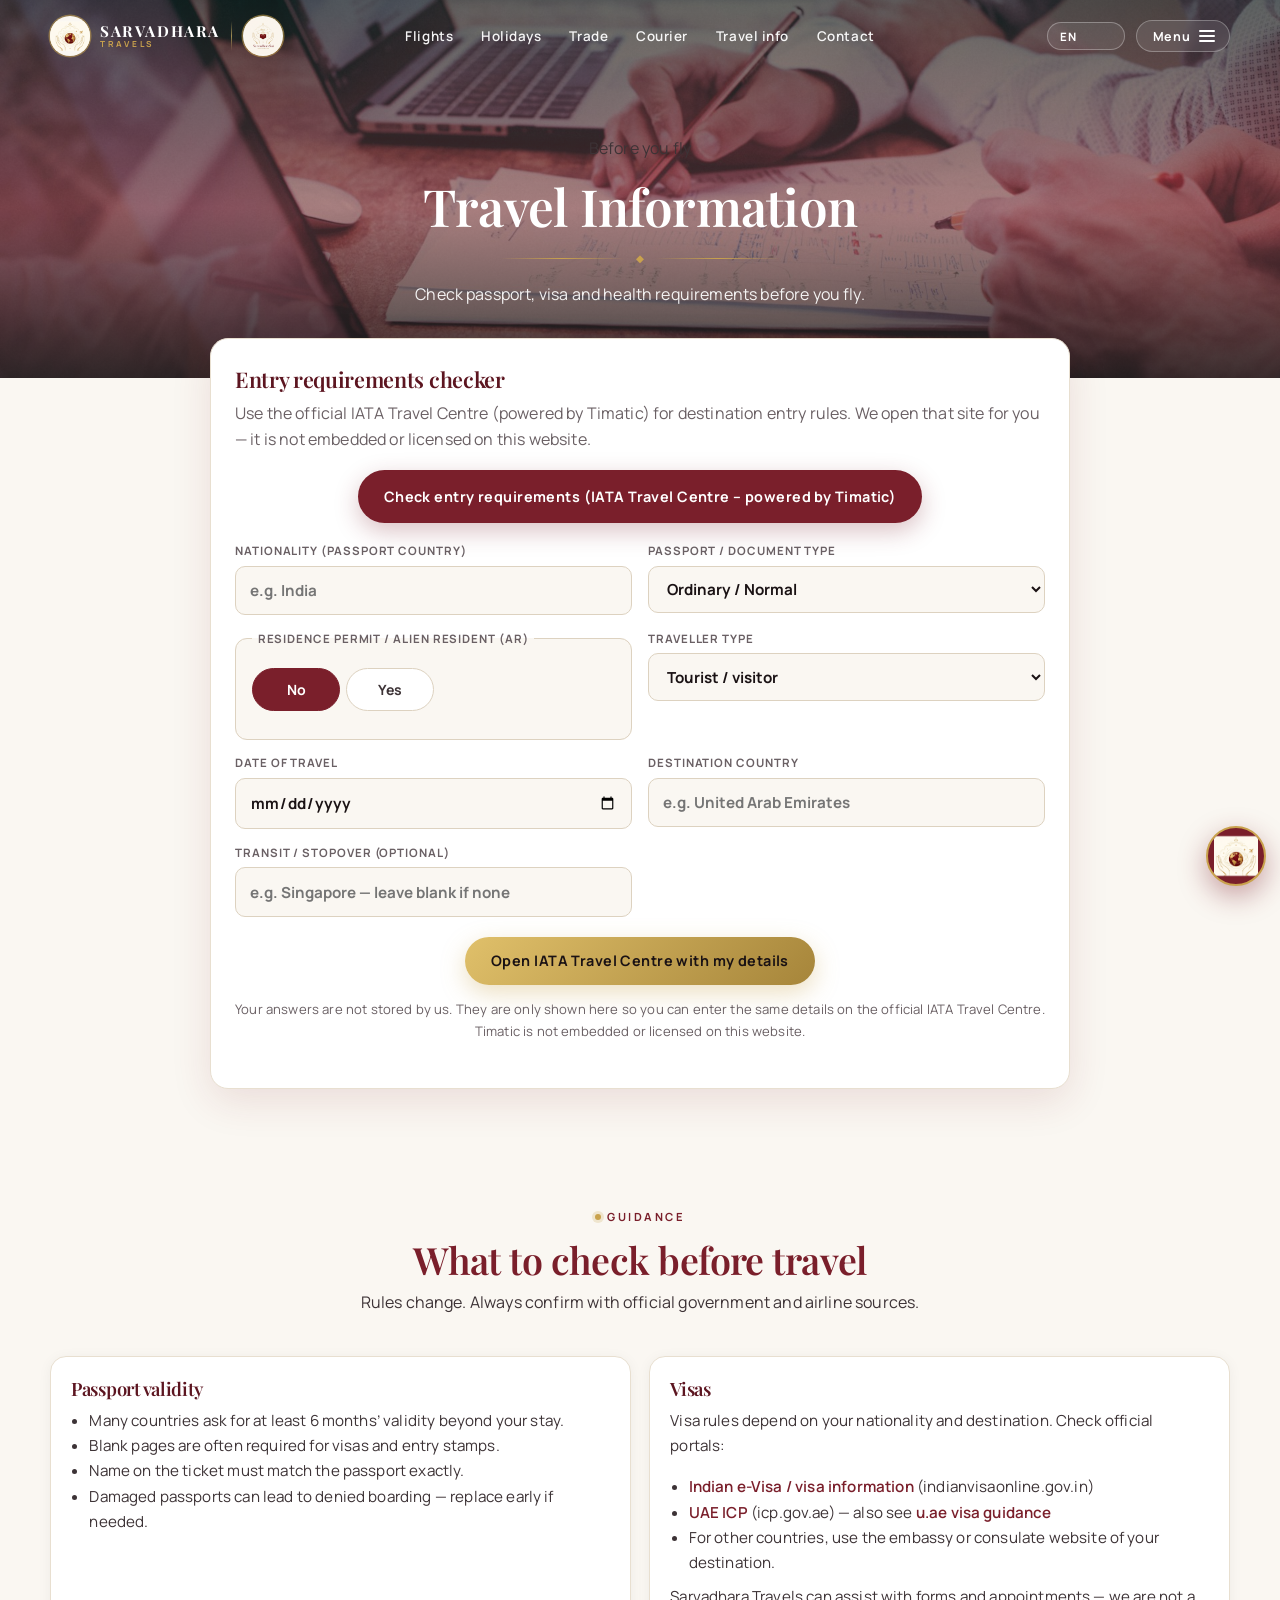
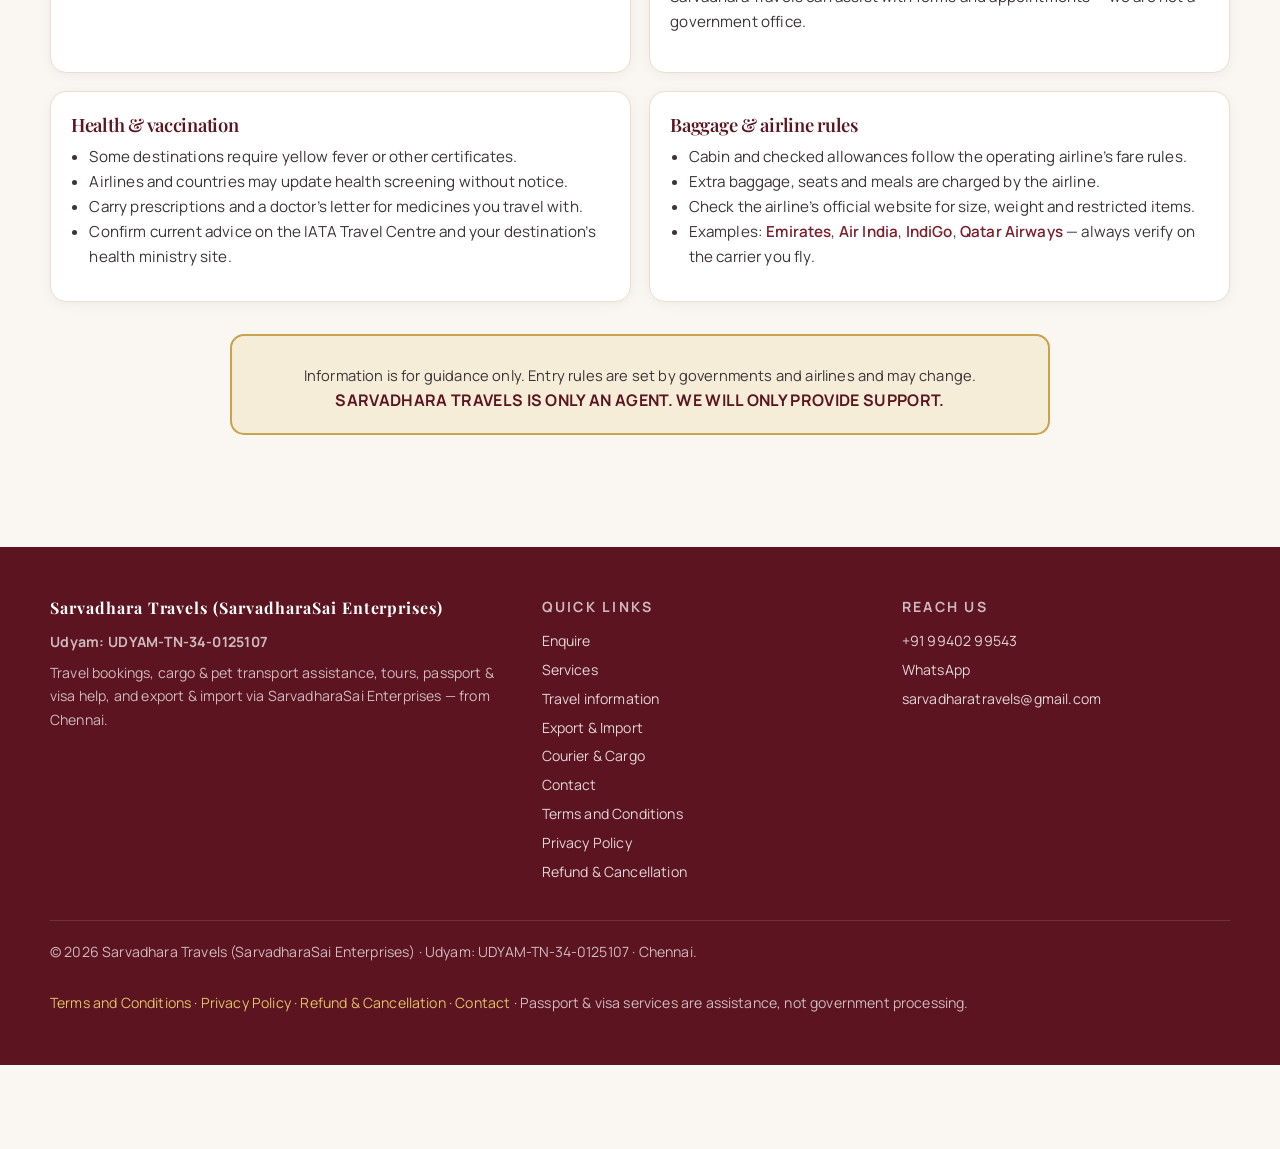
<file: travel-info.html>
<!DOCTYPE html>
<html lang="en">
<head>
  <meta charset="UTF-8" />
  <meta name="viewport" content="width=device-width, initial-scale=1.0" />
  <meta name="google-site-verification" content="tMx1ZXSPIdaIU8Jpbs2BGnSeSw_jwKxsvkeBCyzR7Ts" />
  <title>Travel Information | Sarvadhara Travels — Passport, Visa &amp; Entry Rules</title>
  <meta name="description" content="Check passport, visa and health requirements before you fly. Guidance links to IATA Travel Centre and official portals. Sarvadhara Travels is only an agent and will only provide support." />
  <meta name="robots" content="index, follow" />
  <link rel="canonical" href="https://sarvadharatravels.in/travel-info.html" />
  <link rel="icon" href="/favicon.ico" sizes="any" />
  <link rel="icon" type="image/png" sizes="48x48" href="/favicon-48.png" />
  <link rel="icon" type="image/png" sizes="96x96" href="/favicon-96.png" />
  <link rel="icon" type="image/png" sizes="192x192" href="/favicon-192.png" />
  <link rel="apple-touch-icon" sizes="180x180" href="/apple-touch-icon.png" />
  <link rel="manifest" href="/site.webmanifest" />
  <meta name="theme-color" content="#7A1F2B" />
  <meta property="og:type" content="website" />
  <meta property="og:site_name" content="SARVADHARA TRAVELS" />
  <meta property="og:title" content="Travel Information | SARVADHARA TRAVELS" />
  <meta property="og:description" content="Check passport, visa and health requirements before you fly. Official guidance links only." />
  <meta property="og:url" content="https://sarvadharatravels.in/travel-info.html" />
  <meta property="og:image" content="https://sarvadharatravels.in/assets/img/logo-full.png" />
  <link rel="stylesheet" href="assets/styles.css" />
  <link rel="preconnect" href="https://fonts.googleapis.com" />
  <link rel="preconnect" href="https://fonts.gstatic.com" crossorigin />
  <link href="https://fonts.googleapis.com/css2?family=Playfair+Display:ital,wght@0,500;0,600;0,700;1,500&family=Manrope:wght@400;500;600;700;800&family=Noto+Sans+Tamil:wght@400;500;600;700&display=swap" rel="stylesheet" />
</head>
<body class="page-travel">
  <header class="site-header is-solid" id="top">
    <div class="container nav">
<div class="brand-lockup">
      <a class="logo" href="index.html">
        <span class="logo-mark" aria-hidden="true"><img src="assets/img/logo-emblem.png" width="40" height="40" alt="" /></span>
        <span class="logo-text">
          <strong>SARVADHARA</strong>
          <em>TRAVELS</em>
        </span>
      </a>
      <span class="brand-lockup-divider" aria-hidden="true"></span>
      <a class="logo logo-enterprises" href="courier.html" title="SarvadharaSai Enterprises">
        <span class="logo-mark" aria-hidden="true"><img src="assets/img/sarvadharasai-enterprises-logo.jpg" width="40" height="40" alt="" /></span>
        <span class="logo-text">
          <strong>SARVADHARASAI</strong>
          <em>ENTERPRISES</em>
        </span>
      </a>
    </div>
      <nav class="nav-center" aria-label="Primary">
        <a href="index.html#booking" data-enquiry="Flights">Flights</a>
        <a href="index.html#booking" data-enquiry="Holidays">Holidays</a>
        <a href="export-import.html">Trade</a>
        <a href="courier.html">Courier</a>
        <a href="travel-info.html" aria-current="page">Travel info</a>
        <a href="contact.html">Contact</a>
      </nav>
      <div class="nav-right">
        <div class="lang-switch" aria-label="Language / மொழி">
          <label class="lang-native-wrap">
            <span class="visually-hidden">Choose language</span>
            <select id="langNative" class="lang-native notranslate" translate="no" aria-label="Language">
              <option value="en">EN</option>
              <option value="ta">தமிழ்</option>
              <option value="hi">हिन्दी</option>
              <option value="te">తెలుగు</option>
              <option value="ml">മലയാളം</option>
              <option value="kn">ಕನ್ನಡ</option>
              <option value="bn">বাংলা</option>
              <option value="mr">मराठी</option>
              <option value="gu">ગુજરાતી</option>
              <option value="pa">ਪੰਜਾਬੀ</option>
              <option value="ur">اردو</option>
            </select>
          </label>
          <div id="google_translate_element" class="gt-slot" aria-hidden="true"></div>
        </div>
        <button class="nav-menu-btn" id="navToggle" aria-label="Open menu" aria-expanded="false" aria-controls="navDrawer">
          <span class="nav-menu-label">Menu</span>
          <span class="nav-menu-icon" aria-hidden="true"><span></span><span></span><span></span></span>
        </button>
      </div>
    </div>
  </header>

  <div class="nav-drawer-backdrop" id="navBackdrop" hidden></div>
  <aside class="nav-drawer" id="navDrawer" hidden aria-label="Site menu">
    <div class="nav-drawer-head">
      <div class="nav-drawer-brand-row">
        <span class="logo-mark" aria-hidden="true"><img src="assets/img/logo-emblem.png" width="34" height="34" alt="" /></span>
        <span class="logo-mark" aria-hidden="true"><img src="assets/img/sarvadharasai-enterprises-logo.jpg" width="34" height="34" alt="" /></span>
        <span class="nav-drawer-brand-stack">
          <strong>SARVADHARA</strong>
          <em>TRAVELS · ENTERPRISES</em>
        </span>
      </div>
      <button type="button" class="nav-drawer-close" id="navDrawerClose" aria-label="Close menu">✕</button>
    </div>
    <nav class="nav-drawer-links" id="navLinks">
      <a href="index.html#booking">Enquire</a>
      <a href="index.html#sec-flights">Flights &amp; tickets</a>
      <a href="index.html#sec-holidays">Holidays</a>
      <a href="index.html#sec-visa">Passport &amp; visa</a>
      <a href="travel-info.html" aria-current="page">Travel information</a>
      <a href="export-import.html">Export &amp; Import</a>
      <a href="courier.html">Courier &amp; Cargo</a>
      <a href="index.html#services">All services</a>
      <a href="index.html#faq">FAQ</a>
      <a href="contact.html">Contact</a>
      <a href="terms.html">Terms and Conditions</a>
      <a class="btn btn-sm btn-whatsapp" id="navWhatsApp" href="#" target="_blank" rel="noopener" data-contact="whatsapp" hidden>WhatsApp</a>
    </nav>
  </aside>

  <section class="hero-travel-info">
    <div>
      <p class="section-kicker">Before you fly</p>
      <h1>Travel Information</h1>
      <div class="gold-divider" aria-hidden="true"><span class="orn">◆</span></div>
      <p class="section-sub">Check passport, visa and health requirements before you fly.</p>
    </div>
  </section>

  <div class="container">
    <div class="ti-check-card">
      <h2>Entry requirements checker</h2>
      <p>Use the official IATA Travel Centre (powered by Timatic) for destination entry rules. We open that site for you — it is not embedded or licensed on this website.</p>
      <div class="ti-btn-row">
        <a class="btn btn-maroon" id="tiIataBtn" href="https://www.iatatravelcentre.com/" target="_blank" rel="noopener noreferrer">
          Check entry requirements (IATA Travel Centre – powered by Timatic)
        </a>
      </div>

      <form class="ti-helper-form" id="tiHelperForm" autocomplete="on">
        <label>
          Nationality (passport country)
          <input type="text" id="tiNationality" name="nationality" placeholder="e.g. India" required />
        </label>
        <label>
          Passport / document type
          <select id="tiDocType" name="docType" required>
            <option value="Ordinary / Normal" selected>Ordinary / Normal</option>
            <option value="Diplomatic">Diplomatic</option>
            <option value="Official / Service">Official / Service</option>
            <option value="Emergency certificate">Emergency certificate</option>
            <option value="Refugee travel document">Refugee travel document</option>
            <option value="Seaman's book (CDC)">Seaman's book (CDC)</option>
          </select>
        </label>

        <fieldset class="ti-span ti-fieldset">
          <legend>Residence permit / Alien Resident (AR)</legend>
          <div class="ti-toggle" role="group" aria-label="Do you hold a residence permit / Alien Resident card?">
            <button type="button" class="ti-toggle-btn is-active" data-ar="no" id="tiArNo" aria-pressed="true">No</button>
            <button type="button" class="ti-toggle-btn" data-ar="yes" id="tiArYes" aria-pressed="false">Yes</button>
          </div>
          <input type="hidden" id="tiAr" name="ar" value="no" />
          <div class="ti-ar-extra" id="tiArExtra" hidden>
            <label>
              Country of residence
              <input type="text" id="tiResidenceCountry" name="residenceCountry" placeholder="e.g. United States, UAE, Germany" />
            </label>
            <label>
              Permit type
              <select id="tiPermitType" name="permitType">
                <option value="">Select permit type</option>
                <option value="Green card (USA)">Green card (USA)</option>
                <option value="UAE residence visa">UAE residence visa</option>
                <option value="Schengen residence permit">Schengen residence permit</option>
                <option value="UK settled / pre-settled status">UK settled / pre-settled status</option>
                <option value="Other residence permit">Other residence permit</option>
              </select>
            </label>
          </div>
        </fieldset>

        <label>
          Traveller type
          <select id="tiTravellerType" name="travellerType" required>
            <option value="Tourist / visitor" selected>Tourist / visitor</option>
            <option value="Business">Business</option>
            <option value="Transit">Transit</option>
            <option value="Merchant seaman (joining a ship / signing off)">Merchant seaman (joining a ship / signing off)</option>
            <option value="Crew">Crew</option>
            <option value="Student">Student</option>
            <option value="Returning resident">Returning resident</option>
          </select>
        </label>
        <label>
          Date of travel
          <input type="date" id="tiTravelDate" name="travelDate" required />
        </label>

        <label>
          Destination country
          <input type="text" id="tiDestination" name="destination" placeholder="e.g. United Arab Emirates" required />
        </label>
        <label>
          Transit / stopover (optional)
          <input type="text" id="tiTransit" name="transit" placeholder="e.g. Singapore — leave blank if none" />
        </label>
      </form>

      <div class="ti-guidance" id="tiGuidance">
        <p class="ti-guide" id="tiGuideSeaman" hidden>
          <strong>Merchant seamen:</strong> Carry your Seaman’s book (CDC) and a letter of guarantee / OK-to-board from the shipping agent. Entry rules for joining or signing off a ship often differ from tourist visas — confirm on IATA Travel Centre.
        </p>
        <p class="ti-guide" id="tiGuideAr" hidden>
          <strong>Alien Resident (AR) / residence permit holders:</strong> A valid residence permit may waive or change visa needs for some destinations. Always check the exact rule for your nationality + residence country on IATA Travel Centre.
        </p>
      </div>

      <div class="ti-btn-row">
        <button type="submit" form="tiHelperForm" class="btn btn-gold">Open IATA Travel Centre with my details</button>
      </div>

      <div class="ti-summary" id="tiSummary" hidden>
        <h3>Your selections — enter the same details on IATA</h3>
        <p class="ti-summary-note">We cannot fill Timatic for you. Copy these into the IATA Travel Centre form in the new tab.</p>
        <dl id="tiSummaryList"></dl>
      </div>

      <p class="ti-note">Your answers are not stored by us. They are only shown here so you can enter the same details on the official IATA Travel Centre. Timatic is not embedded or licensed on this website.</p>
    </div>
  </div>

  <section class="section-plain">
    <div class="container">
      <header class="section-head">
        <p class="eyebrow"><span class="dot"></span> Guidance</p>
        <h2>What to check before travel</h2>
        <p>Rules change. Always confirm with official government and airline sources.</p>
      </header>
      <div class="ti-grid">
        <article class="ti-card">
          <h3>Passport validity</h3>
          <ul>
            <li>Many countries ask for at least 6 months’ validity beyond your stay.</li>
            <li>Blank pages are often required for visas and entry stamps.</li>
            <li>Name on the ticket must match the passport exactly.</li>
            <li>Damaged passports can lead to denied boarding — replace early if needed.</li>
          </ul>
        </article>
        <article class="ti-card">
          <h3>Visas</h3>
          <p>Visa rules depend on your nationality and destination. Check official portals:</p>
          <ul>
            <li><a href="https://indianvisaonline.gov.in" target="_blank" rel="noopener noreferrer">Indian e-Visa / visa information</a> (indianvisaonline.gov.in)</li>
            <li><a href="https://icp.gov.ae" target="_blank" rel="noopener noreferrer">UAE ICP</a> (icp.gov.ae) — also see <a href="https://u.ae/en/information-and-services/visa-and-emirates-id" target="_blank" rel="noopener noreferrer">u.ae visa guidance</a></li>
            <li>For other countries, use the embassy or consulate website of your destination.</li>
          </ul>
          <p>Sarvadhara Travels can assist with forms and appointments — we are not a government office.</p>
        </article>
        <article class="ti-card">
          <h3>Health &amp; vaccination</h3>
          <ul>
            <li>Some destinations require yellow fever or other certificates.</li>
            <li>Airlines and countries may update health screening without notice.</li>
            <li>Carry prescriptions and a doctor’s letter for medicines you travel with.</li>
            <li>Confirm current advice on the IATA Travel Centre and your destination’s health ministry site.</li>
          </ul>
        </article>
        <article class="ti-card">
          <h3>Baggage &amp; airline rules</h3>
          <ul>
            <li>Cabin and checked allowances follow the operating airline’s fare rules.</li>
            <li>Extra baggage, seats and meals are charged by the airline.</li>
            <li>Check the airline’s official website for size, weight and restricted items.</li>
            <li>Examples: <a href="https://www.emirates.com" target="_blank" rel="noopener">Emirates</a>, <a href="https://www.airindia.com" target="_blank" rel="noopener">Air India</a>, <a href="https://www.goindigo.in" target="_blank" rel="noopener">IndiGo</a>, <a href="https://www.qatarairways.com" target="_blank" rel="noopener">Qatar Airways</a> — always verify on the carrier you fly.</li>
          </ul>
        </article>
      </div>

      <div class="ti-disclaimer" role="note">
        <p>Information is for guidance only. Entry rules are set by governments and airlines and may change.</p>
        <strong>SARVADHARA TRAVELS IS ONLY AN AGENT. WE WILL ONLY PROVIDE SUPPORT.</strong>
      </div>
    </div>
  </section>

  <footer class="site-footer">
    <div class="container footer-grid">
      <div>
        <strong class="footer-brand">Sarvadhara Travels (SarvadharaSai Enterprises)</strong>
        <p class="footer-udyam">Udyam: UDYAM-TN-34-0125107</p>
        <p>Travel bookings, cargo &amp; pet transport assistance, tours, passport &amp; visa help, and export &amp; import via SarvadharaSai Enterprises — from Chennai.</p>
      </div>
      <div>
        <p class="footer-label">Quick links</p>
        <a href="index.html#booking">Enquire</a>
        <a href="index.html#services">Services</a>
        <a href="travel-info.html">Travel information</a>
        <a href="export-import.html">Export &amp; Import</a>
        <a href="courier.html">Courier &amp; Cargo</a>
        <a href="contact.html">Contact</a>
        <a href="terms.html">Terms and Conditions</a>
        <a href="privacy.html">Privacy Policy</a>
        <a href="refund.html">Refund &amp; Cancellation</a>
      </div>
      <div>
        <p class="footer-label">Reach us</p>
        <a id="footerPhone" href="tel:+919940299543" data-contact="phone">+91 99402 99543</a>
        <a id="footerWhatsApp" href="#" target="_blank" rel="noopener" data-contact="whatsapp">WhatsApp</a>
        <a id="footerEmail" href="mailto:sarvadharatravels@gmail.com">sarvadharatravels@gmail.com</a>
      </div>
    </div>
    <div class="container footer-bottom">
      <p>© <span id="year"></span> Sarvadhara Travels (SarvadharaSai Enterprises) · Udyam: UDYAM-TN-34-0125107 · Chennai.</p>
      <p class="fine"><a href="terms.html">Terms and Conditions</a> · <a href="privacy.html">Privacy Policy</a> · <a href="refund.html">Refund &amp; Cancellation</a> · <a href="contact.html">Contact</a> · Passport &amp; visa services are assistance, not government processing.</p>
    </div>
  </footer>
<div class="sarathi-root" id="sarathi">
    <div class="sarathi-panel" role="dialog" aria-label="Sarathi journey guide" aria-modal="false">
      <div class="sarathi-head">
        <img src="assets/img/logo-emblem.png" width="40" height="40" alt="" />
        <div>
          <strong>Sarathi</strong>
          <span>your journey guide</span>
        </div>
        <button type="button" class="sarathi-close" id="sarathiClose" aria-label="Close chat">×</button>
      </div>
      <div class="sarathi-msgs" id="sarathiMsgs"></div>
      <div class="sarathi-chips">
        <button type="button" class="sarathi-chip" data-q="Visa &amp; Passport">Visa &amp; Passport</button>
        <button type="button" class="sarathi-chip" data-q="Flights">Flights</button>
        <button type="button" class="sarathi-chip" data-q="Contact">Contact</button>
      </div>
      <div class="sarathi-input-row">
        <input type="text" id="sarathiInput" placeholder="Ask Sarathi…" autocomplete="off" aria-label="Message Sarathi" />
        <button type="button" class="sarathi-send" id="sarathiSend" aria-label="Send">↑</button>
      </div>
      <div class="sarathi-actions">
        <a id="sarathiEmail" href="mailto:sarvadharatravels@gmail.com">Email us</a>
        <a id="sarathiWhatsApp" href="#" target="_blank" rel="noopener" data-contact="whatsapp">WhatsApp us</a>
      </div>
      <p class="sarathi-disclaimer">Sarathi is an on-site guide, not a human. Answers are based on this website.</p>
    </div>
    <button type="button" class="sarathi-fab" id="sarathiFab" aria-label="Open Sarathi chat" aria-expanded="false">
      <img src="assets/img/logo-emblem.png" width="60" height="60" alt="" />
    </button>
  </div>

  <script src="assets/app.js"></script>
  <script>
  document.addEventListener('DOMContentLoaded', () => {
    const form = document.getElementById('tiHelperForm');
    const iataUrl = 'https://www.iatatravelcentre.com/';
    if (!form) return;

    const arHidden = document.getElementById('tiAr');
    const arExtra = document.getElementById('tiArExtra');
    const guideSeaman = document.getElementById('tiGuideSeaman');
    const guideAr = document.getElementById('tiGuideAr');
    const travellerSel = document.getElementById('tiTravellerType');
    const docSel = document.getElementById('tiDocType');
    const summary = document.getElementById('tiSummary');
    const summaryList = document.getElementById('tiSummaryList');

    const setAr = (yes) => {
      arHidden.value = yes ? 'yes' : 'no';
      arExtra.hidden = !yes;
      document.getElementById('tiArYes').classList.toggle('is-active', yes);
      document.getElementById('tiArNo').classList.toggle('is-active', !yes);
      document.getElementById('tiArYes').setAttribute('aria-pressed', yes ? 'true' : 'false');
      document.getElementById('tiArNo').setAttribute('aria-pressed', yes ? 'false' : 'true');
      if (!yes) {
        document.getElementById('tiResidenceCountry').value = '';
        document.getElementById('tiPermitType').value = '';
      }
      updateGuides();
    };

    const updateGuides = () => {
      const traveller = travellerSel.value || '';
      const doc = docSel.value || '';
      const seaman = /seaman|crew/i.test(traveller) || /Seaman/i.test(doc);
      const ar = arHidden.value === 'yes';
      guideSeaman.hidden = !seaman;
      guideAr.hidden = !ar;
    };

    document.getElementById('tiArYes').addEventListener('click', () => setAr(true));
    document.getElementById('tiArNo').addEventListener('click', () => setAr(false));
    travellerSel.addEventListener('change', updateGuides);
    docSel.addEventListener('change', updateGuides);
    updateGuides();

    const val = (id) => ((document.getElementById(id) || {}).value || '').trim();

    const buildSummary = (rows) => {
      summaryList.innerHTML = '';
      rows.forEach(([k, v]) => {
        if (!v) return;
        const dt = document.createElement('dt');
        dt.textContent = k;
        const dd = document.createElement('dd');
        dd.textContent = v;
        summaryList.appendChild(dt);
        summaryList.appendChild(dd);
      });
      summary.hidden = false;
    };

    form.addEventListener('submit', (e) => {
      e.preventDefault();
      const nat = val('tiNationality');
      const dest = val('tiDestination');
      const date = val('tiTravelDate');
      if (!nat) { document.getElementById('tiNationality').focus(); return; }
      if (!dest) { document.getElementById('tiDestination').focus(); return; }
      if (!date) { document.getElementById('tiTravelDate').focus(); return; }

      const arYes = arHidden.value === 'yes';
      if (arYes && !val('tiResidenceCountry')) {
        document.getElementById('tiResidenceCountry').focus();
        return;
      }

      const rows = [
        ['Nationality', nat],
        ['Passport / document type', val('tiDocType')],
        ['Residence permit / Alien Resident (AR)', arYes ? 'Yes' : 'No'],
        ['Country of residence', arYes ? val('tiResidenceCountry') : ''],
        ['Permit type', arYes ? val('tiPermitType') : ''],
        ['Traveller type', val('tiTravellerType')],
        ['Date of travel', date],
        ['Destination', dest],
        ['Transit / stopover', val('tiTransit') || 'None'],
      ];
      buildSummary(rows);

      // Open official IATA Travel Centre — params are best-effort hints only.
      // Timatic is not embedded or licensed on this site.
      const params = new URLSearchParams();
      params.set('nationality', nat);
      params.set('destination', dest);
      params.set('travelDate', date);
      params.set('documentType', val('tiDocType'));
      params.set('travellerType', val('tiTravellerType'));
      if (val('tiTransit')) params.set('transit', val('tiTransit'));
      if (arYes) {
        params.set('alienResident', 'yes');
        params.set('residenceCountry', val('tiResidenceCountry'));
        if (val('tiPermitType')) params.set('permitType', val('tiPermitType'));
      }
      window.open(iataUrl + '?' + params.toString(), '_blank', 'noopener,noreferrer');
      summary.scrollIntoView({ behavior: 'smooth', block: 'nearest' });
    });
  });
  </script>
  <script type="text/javascript">
    function googleTranslateElementInit() {
      new google.translate.TranslateElement({
        pageLanguage: 'en',
        includedLanguages: 'en,ta,hi,te,ml,kn,bn,mr,gu,pa,ur',
        layout: google.translate.TranslateElement.InlineLayout.HORIZONTAL,
        autoDisplay: false
      }, 'google_translate_element');
    }
  </script>
  <script type="text/javascript" src="https://translate.google.com/translate_a/element.js?cb=googleTranslateElementInit"></script>
</body>
</html>
</file>
<file: 3d/sarathi.css>
/* Sarathi AI — living gold orb + glass panel. The only floating element on the page. */
.sx-orb{position:fixed;right:22px;bottom:24px;z-index:60;width:64px;height:64px;border-radius:50%;border:0;cursor:pointer;padding:0;background:radial-gradient(circle at 34% 30%,#fff6d6 0%,#e0c06a 28%,#c9a24d 55%,#7a5a1f 100%);box-shadow:0 10px 30px rgba(122,31,43,.35),0 0 0 1px rgba(255,236,180,.6) inset,0 0 26px rgba(224,192,106,.55);transition:transform .5s cubic-bezier(.2,.8,.2,1),box-shadow .5s}
.sx-orb:before,.sx-orb:after{content:"";position:absolute;inset:-8px;border-radius:50%;border:1px solid rgba(201,162,77,.55);animation:sxRing 3.6s ease-out infinite}
.sx-orb:after{animation-delay:1.8s}
@keyframes sxRing{from{transform:scale(.85);opacity:.9}to{transform:scale(1.45);opacity:0}}
.sx-orb .core{position:absolute;inset:0;border-radius:50%;background:conic-gradient(from 0deg,transparent,rgba(255,255,255,.55),transparent 30%);animation:sxSpin 6s linear infinite;mix-blend-mode:overlay}
@keyframes sxSpin{to{transform:rotate(360deg)}}
.sx-orb b{position:relative;font:600 1.5rem/64px "Playfair Display",serif;color:#5c1520}
.sx-orb.near{transform:scale(1.1);box-shadow:0 14px 40px rgba(122,31,43,.4),0 0 46px rgba(224,192,106,.85)}
.sx-tip{position:fixed;right:96px;bottom:42px;z-index:60;font:800 .72rem Manrope,sans-serif;letter-spacing:.14em;text-transform:uppercase;color:#7A1F2B;background:none;opacity:0;transform:translateX(10px);transition:.5s;pointer-events:none}
.sx-tip:after{content:"";display:inline-block;width:26px;height:1px;background:#c9a24d;vertical-align:middle;margin-left:10px}
.sx-orb.near+.sx-tip,.sx-tip.show{opacity:1;transform:none}
.sx-panel{position:fixed;right:22px;bottom:100px;z-index:61;width:min(380px,calc(100vw - 32px));max-height:min(560px,calc(100vh - 140px));display:flex;flex-direction:column;border-radius:26px;overflow:hidden;
 background:linear-gradient(160deg,rgba(122,31,43,.86),rgba(60,14,22,.9));backdrop-filter:blur(22px) saturate(1.3);-webkit-backdrop-filter:blur(22px) saturate(1.3);border:1px solid rgba(224,192,106,.45);box-shadow:0 30px 90px rgba(26,18,20,.45);color:#fff7e6;font-family:Manrope,sans-serif;
 transform-origin:calc(100% - 32px) calc(100% + 46px);transform:scale(.2);opacity:0;pointer-events:none;transition:transform .55s cubic-bezier(.2,.9,.2,1.05),opacity .35s}
.sx-panel.open{transform:none;opacity:1;pointer-events:auto}
.sx-head{display:flex;align-items:center;gap:12px;padding:18px 18px 12px;border-bottom:1px solid rgba(224,192,106,.2)}
.sx-head .mini{width:36px;height:36px;border-radius:50%;background:radial-gradient(circle at 34% 30%,#fff6d6,#c9a24d 60%,#7a5a1f);box-shadow:0 0 18px rgba(224,192,106,.6)}
.sx-head h3{font:600 1.15rem "Playfair Display",serif;color:#f0d78a}.sx-head small{display:block;font-size:.62rem;letter-spacing:.16em;text-transform:uppercase;color:#d9c7a8}
.sx-x{margin-left:auto;background:none;border:0;color:#f0d78a;font-size:1.4rem;cursor:pointer;width:36px;height:36px}
.sx-wave{display:flex;gap:3px;align-items:center;height:18px;margin-left:6px}.sx-wave i{width:3px;height:4px;border-radius:2px;background:#e0c06a;transition:height .2s}
.sx-panel.think .sx-wave i{animation:sxWave .9s ease-in-out infinite}.sx-wave i:nth-child(2){animation-delay:.12s!important}.sx-wave i:nth-child(3){animation-delay:.24s!important}.sx-wave i:nth-child(4){animation-delay:.36s!important}.sx-wave i:nth-child(5){animation-delay:.48s!important}
@keyframes sxWave{50%{height:17px}}
.sx-log{flex:1;overflow:auto;padding:14px 18px;display:flex;flex-direction:column;gap:10px;font-size:.88rem;line-height:1.55}
.sx-m{max-width:88%;animation:sxIn .45s cubic-bezier(.2,.8,.2,1) both}.sx-m.bot{align-self:flex-start;color:#fff7e6}.sx-m.bot:before{content:"";display:inline-block;width:14px;height:1px;background:#c9a24d;vertical-align:middle;margin-right:8px}
.sx-m.me{align-self:flex-end;color:#f0d78a;text-align:right;font-weight:700}
@keyframes sxIn{from{opacity:0;transform:translateY(8px)}}
.sx-chips{display:flex;flex-wrap:wrap;gap:8px;padding:0 18px 12px}
.sx-chips button{background:rgba(255,247,230,.06);border:1px solid rgba(224,192,106,.5);color:#f0d78a;border-radius:30px;padding:7px 13px;font:700 .74rem Manrope,sans-serif;cursor:pointer;transition:.25s}.sx-chips button:hover{background:#c9a24d;color:#5c1520}
.sx-form{display:flex;gap:8px;padding:12px 14px 16px;border-top:1px solid rgba(224,192,106,.2)}
.sx-form input{flex:1;background:rgba(255,247,230,.08);border:1px solid rgba(224,192,106,.35);border-radius:30px;padding:10px 14px;color:#fff;font:500 .86rem Manrope,sans-serif;outline:none}.sx-form input::placeholder{color:#cdb99a}
.sx-form button{background:#c9a24d;color:#5c1520;border:0;border-radius:30px;padding:0 16px;font:800 .8rem Manrope,sans-serif;cursor:pointer}
.sx-m a{color:#f0d78a}
@media(max-width:820px){.sx-orb{width:56px;height:56px;right:16px;bottom:calc(16px + env(safe-area-inset-bottom))}.sx-orb b{line-height:56px;font-size:1.3rem}.sx-tip{display:none}
 .sx-panel{right:0;left:0;bottom:0;width:100%;max-height:78vh;border-radius:24px 24px 0 0;transform:translateY(105%);transform-origin:center bottom;padding-bottom:env(safe-area-inset-bottom)}.sx-panel.open{transform:none}}
@media(prefers-reduced-motion:reduce){.sx-orb:before,.sx-orb:after,.sx-orb .core,.sx-panel.think .sx-wave i,.sx-m{animation:none!important}.sx-panel,.sx-orb,.sx-tip{transition:none!important}}
</file>
<file: assets/styles.css>
/* SARVADHARA TRAVELS — signature premium airline × Tesla layout */
:root {
  --bg: #f7f3ec;
  --bg-cream: #faf7f2;
  --bg-card: #ffffff;
  --maroon: #7A1F2B;
  --maroon-deep: #5c1520;
  --maroon-soft: #f3e8eb;
  --gold: #c9a24d;
  --gold-bright: #e0c06a;
  --gold-deep: #a6853a;
  --gold-soft: #f5edd8;
  --ink: #1a1214;
  --ink-soft: #3d3336;
  --muted: #6a6064;
  --line: #e8dfd0;
  --line-strong: #ddd2c0;
  --white: #ffffff;
  --radius: 14px;
  --radius-sm: 8px;
  --shadow: 0 12px 40px rgba(122, 31, 43, 0.12);
  --shadow-soft: 0 2px 14px rgba(0, 0, 0, 0.05);
  --font: "Manrope", "Noto Sans Tamil", system-ui, -apple-system, sans-serif;
  --display: "Playfair Display", Georgia, "Times New Roman", serif;
  --max: 1180px;
  --nav-h: 72px;
  /* legacy aliases */
  --accent: var(--maroon);
  --accent-2: var(--gold);
  --accent-deep: var(--maroon-deep);
  --accent-soft: var(--maroon-soft);
  --marigold: var(--gold);
  --marigold-deep: var(--gold-deep);
  --teal: var(--maroon);
  --teal-deep: var(--maroon-deep);
  --navy: var(--maroon);
  --sand: var(--bg);
  --temple: var(--gold-deep);
}
*, *::before, *::after { box-sizing: border-box; }
html { scroll-behavior: smooth; }
@media (prefers-reduced-motion: reduce) {
  html { scroll-behavior: auto; }
  *, *::before, *::after {
    animation-duration: 0.01ms !important;
    animation-iteration-count: 1 !important;
    transition-duration: 0.01ms !important;
  }
  .reveal, .reveal-num, .stat-num { opacity: 1 !important; transform: none !important; }
  .orbit-plane, .globe-spin, .hands-rise, .hand-left, .hand-right, .route-draw, .starfield,
  .hand-stroke, .arch-draw, .trade-route, .trade-hub-pulse, .trade-packet,
  .fp-line, .fp-dot, .hero-stars { animation: none !important; opacity: 1 !important; transform: none !important; }
  .hand-stroke, .arch-draw, .trade-route, .fp-line { stroke-dasharray: none !important; stroke-dashoffset: 0 !important; }
  .trade-packet { display: none; }
}
body {
  margin: 0;
  font-family: var(--font);
  color: var(--ink);
  background: var(--bg-cream);
  line-height: 1.65;
  -webkit-font-smoothing: antialiased;
  letter-spacing: 0.01em;
  overflow-x: hidden;
  /* Clearance so footer/text is never hidden behind Sarathi FAB */
  padding-bottom: calc(5.25rem + env(safe-area-inset-bottom, 0px));
}
img, svg { display: block; max-width: 100%; }
a { color: var(--maroon); text-decoration: none; transition: color 0.18s; }
a:hover { color: var(--gold-deep); }
h1, h2, h3 {
  font-family: var(--display);
  font-weight: 600;
  line-height: 1.15;
  margin: 0 0 0.5rem;
  color: var(--ink);
  letter-spacing: -0.015em;
}
p { margin: 0 0 1rem; color: var(--ink-soft); }
.container { width: min(100% - 2.5rem, var(--max)); margin-inline: auto; }
.visually-hidden {
  position: absolute; width: 1px; height: 1px; padding: 0; margin: -1px;
  overflow: hidden; clip: rect(0,0,0,0); white-space: nowrap; border: 0;
}

.gt-slot {
  position: absolute !important; width: 1px !important; height: 1px !important;
  overflow: hidden !important; clip: rect(0,0,0,0) !important; opacity: 0 !important;
  pointer-events: none !important;
}
/* Google Translate hide chrome */
.goog-te-banner-frame.skiptranslate, .goog-te-banner-frame { display: none !important; height: 0 !important; visibility: hidden !important; }
body { top: 0 !important; position: static !important; }
body > .skiptranslate { display: none !important; }
iframe.goog-te-banner-frame { display: none !important; }
.goog-logo-link, .goog-te-gadget span { display: none !important; }
.goog-te-gadget { font-size: 0 !important; color: transparent !important; }
.goog-te-gadget .goog-te-combo {
  font-size: 0.82rem !important; font-family: var(--font) !important;
  color: var(--ink) !important; border: 1px solid var(--line-strong);
  border-radius: 8px; padding: 0.35rem 0.55rem; background: var(--white); cursor: pointer;
}
#goog-gt-tt, .goog-te-balloon-frame { display: none !important; }

.lang-switch { display: flex; align-items: center; gap: 0.45rem; flex-shrink: 0; }
.lang-label { font-size: 0.68rem; font-weight: 700; letter-spacing: 0.04em; color: var(--muted); white-space: nowrap; }
.lang-native {
  font-family: var(--font); font-size: 0.78rem; font-weight: 600; color: var(--ink);
  background: rgba(255,255,255,0.92); border: 1px solid var(--line-strong);
  border-radius: 8px; padding: 0.35rem 0.5rem; cursor: pointer; max-width: 10rem;
}
.lang-native:focus-visible { outline: 2px solid var(--gold); outline-offset: 2px; }

/* Buttons */
.btn {
  display: inline-flex; align-items: center; justify-content: center; gap: 0.4rem;
  padding: 0.9rem 1.6rem; border-radius: 999px; font-weight: 700;
  font-size: 0.9rem; border: none; cursor: pointer; font-family: inherit;
  transition: transform 0.18s, box-shadow 0.18s, background 0.18s, color 0.18s, border-color 0.18s;
  text-decoration: none; letter-spacing: 0.03em;
}
.btn:active { transform: scale(0.98); }
.btn:focus-visible { outline: 2px solid var(--gold); outline-offset: 3px; }
.btn-gold {
  background: linear-gradient(135deg, var(--gold-bright), var(--gold-deep));
  color: #1a1214;
  box-shadow: 0 8px 24px rgba(201, 162, 77, 0.35);
}
.btn-gold:hover { filter: brightness(1.05); color: #1a1214; }
.btn-maroon {
  background: var(--maroon); color: #fff;
  box-shadow: 0 8px 24px rgba(122, 31, 43, 0.28);
}
.btn-maroon:hover { background: var(--maroon-deep); color: #fff; }
.btn-ghost {
  background: transparent; color: #fff;
  border: 1.5px solid rgba(255,255,255,0.85);
}
.btn-ghost:hover { background: rgba(255,255,255,0.12); color: #fff; }
.btn-ghost-dark {
  background: transparent; color: var(--maroon);
  border: 1.5px solid var(--maroon);
}
.btn-ghost-dark:hover { background: var(--maroon-soft); }
.btn-pill { border-radius: 999px; padding: 0.75rem 1.4rem; }
.btn-block { width: 100%; border-radius: 12px; }
.btn-whatsapp { background: #1f9d55; color: #fff !important; box-shadow: 0 6px 18px rgba(31,157,85,0.22); }
.btn-whatsapp:hover { background: #188646; color: #fff !important; }
.btn-sm { padding: 0.45rem 0.95rem; font-size: 0.8rem; }
.btn-search {
  background: linear-gradient(135deg, var(--maroon), var(--maroon-deep));
  color: #fff; font-size: 1rem; font-weight: 800; letter-spacing: 0.06em;
  text-transform: uppercase; padding: 1.05rem 1.75rem; border-radius: 10px;
  box-shadow: 0 10px 28px rgba(122,31,43,0.35), inset 0 1px 0 rgba(255,255,255,0.12);
  border: 1px solid var(--gold);
}
.btn-search:hover { background: var(--maroon-deep); color: #fff; }

/* Nav — Tesla ultra-minimal: logo | centre links | menu */
.site-header {
  position: fixed; top: 0; left: 0; right: 0; z-index: 100;
  height: var(--nav-h);
  background: transparent;
  border-bottom: 1px solid transparent;
  transition: background 0.4s, border-color 0.4s, box-shadow 0.4s, backdrop-filter 0.4s;
}
.site-header.is-solid {
  background: rgba(250, 247, 242, 0.92);
  backdrop-filter: blur(18px);
  -webkit-backdrop-filter: blur(18px);
  border-bottom-color: var(--line);
  box-shadow: 0 4px 24px rgba(26,18,20,0.05);
}
.nav {
  display: grid;
  grid-template-columns: 1fr auto 1fr;
  align-items: center;
  height: var(--nav-h);
  gap: 0.75rem;
}
.logo { display: flex; align-items: center; gap: 0.65rem; color: #fff; flex-shrink: 0; justify-self: start; }
.site-header.is-solid .logo { color: var(--ink); }
.logo:hover { color: inherit; }
.logo-mark {
  width: 40px; height: 40px; border-radius: 50%;
  overflow: hidden; flex-shrink: 0;
  box-shadow: 0 0 0 1.5px rgba(201,162,77,0.55);
  background: var(--bg-cream);
}
.logo-mark img { width: 100%; height: 100%; object-fit: cover; }
.logo-text { display: flex; flex-direction: column; line-height: 1.05; }
.logo-text strong {
  font-family: var(--display); font-size: 0.95rem; letter-spacing: 0.1em;
  font-weight: 700; color: inherit;
}
.site-header.is-solid .logo-text strong { color: var(--maroon); }
.logo-text em {
  font-family: var(--font); font-style: normal; font-size: 0.52rem;
  letter-spacing: 0.34em; font-weight: 700; color: var(--gold);
}

/* Dual brand lockup — Travels + Enterprises (trademark logos, same treatment) */
.brand-lockup {
  display: flex; align-items: center; gap: 0.7rem;
  justify-self: start; min-width: 0; flex-shrink: 1;
}
.brand-lockup .logo { justify-self: auto; }
.brand-lockup-divider {
  width: 1px; height: 30px; flex-shrink: 0; opacity: 0.75;
  background: linear-gradient(to bottom, transparent, var(--gold), transparent);
}
.site-header:not(.is-solid) .brand-lockup-divider {
  background: linear-gradient(to bottom, transparent, rgba(224,192,106,0.9), transparent);
}
.logo-enterprises .logo-mark {
  /* same gold ring + cream plate as Travels emblem */
  border-radius: 50%;
  background: var(--bg-cream);
}
.logo-enterprises .logo-mark img {
  object-fit: contain;
  padding: 2px;
}
.logo-enterprises .logo-text strong {
  font-size: 0.78rem; letter-spacing: 0.06em;
}
.logo-enterprises .logo-text em {
  letter-spacing: 0.22em; font-size: 0.48rem;
}
.nav-drawer-brand-row {
  display: flex; align-items: center; gap: 0.55rem; min-width: 0;
}
.nav-drawer-brand-row .logo-mark {
  width: 34px; height: 34px;
}
.nav-drawer-brand-stack {
  display: flex; flex-direction: column; line-height: 1.05; min-width: 0;
}
.nav-drawer-brand-stack strong {
  font-family: var(--display); font-size: 0.82rem; letter-spacing: 0.08em;
  font-weight: 700; color: var(--maroon);
}
.nav-drawer-brand-stack em {
  font-family: var(--font); font-style: normal; font-size: 0.48rem;
  letter-spacing: 0.2em; font-weight: 700; color: var(--gold);
}
/* Hide Enterprises wordmark before the dual lockup collides with the centre nav */
@media (max-width: 1480px) {
  .logo-enterprises .logo-text { display: none; }
}
@media (max-width: 760px) {
  .brand-lockup { gap: 0.45rem; }
  .brand-lockup-divider { height: 24px; }
  .logo-mark { width: 36px; height: 36px; }
}

.nav-center {
  display: flex; align-items: center; gap: 1.75rem; justify-self: center;
}
.nav-center a {
  color: rgba(255,255,255,0.94); font-weight: 600; font-size: 0.84rem;
  letter-spacing: 0.04em; padding: 0.35rem 0;
  transition: color 0.2s, opacity 0.2s;
}
.nav-center a:hover { color: var(--gold-bright); }
.site-header.is-solid .nav-center a { color: var(--ink-soft); }
.site-header.is-solid .nav-center a:hover { color: var(--maroon); }
.nav-right {
  display: flex; align-items: center; gap: 0.65rem; justify-self: end;
}
.nav-menu-btn {
  display: inline-flex; align-items: center; gap: 0.55rem;
  background: rgba(255,255,255,0.1); border: 1px solid rgba(255,255,255,0.28);
  border-radius: 999px; padding: 0.4rem 0.85rem 0.4rem 1rem;
  cursor: pointer; color: #fff; font-family: inherit;
  backdrop-filter: blur(8px); transition: background 0.2s, border-color 0.2s, color 0.2s;
}
.nav-menu-btn:hover { background: rgba(255,255,255,0.2); }
.site-header.is-solid .nav-menu-btn {
  background: rgba(122,31,43,0.06); border-color: var(--line-strong); color: var(--maroon);
}
.nav-menu-label { font-size: 0.78rem; font-weight: 700; letter-spacing: 0.06em; }
.nav-menu-icon { display: flex; flex-direction: column; gap: 3.5px; }
.nav-menu-icon span {
  display: block; width: 16px; height: 1.5px; background: currentColor; border-radius: 2px;
}
.lang-label { display: none; }
.lang-switch { display: flex; align-items: center; }
.lang-native {
  appearance: none; border: 1px solid rgba(255,255,255,0.3); background: rgba(255,255,255,0.08);
  color: #fff; border-radius: 999px; padding: 0.35rem 0.75rem; font-family: inherit;
  font-size: 0.72rem; font-weight: 700; letter-spacing: 0.04em; cursor: pointer;
}
.site-header.is-solid .lang-native {
  border-color: var(--line-strong); background: #fff; color: var(--maroon);
}

/* Tesla-style right drawer */
.nav-drawer-backdrop {
  position: fixed; inset: 0; z-index: 200;
  background: rgba(20,12,14,0.45); backdrop-filter: blur(4px);
  opacity: 0; pointer-events: none; transition: opacity 0.35s ease;
}
.nav-drawer-backdrop.is-open { opacity: 1; pointer-events: auto; }
.nav-drawer {
  position: fixed; top: 0; right: 0; bottom: 0; z-index: 210;
  width: min(360px, 92vw);
  background: rgba(250,247,242,0.98);
  box-shadow: -12px 0 48px rgba(0,0,0,0.18);
  transform: translateX(105%);
  transition: transform 0.4s cubic-bezier(.22,.61,.36,1);
  display: flex; flex-direction: column; padding: 1.25rem 1.5rem 2rem;
  overflow-y: auto;
}
.nav-drawer.is-open { transform: translateX(0); }
.nav-drawer[hidden] { display: flex !important; }
.nav-drawer-backdrop[hidden] { display: block !important; }
.nav-drawer:not(.is-open)[hidden],
.nav-drawer-backdrop:not(.is-open)[hidden] { display: none !important; }
.nav-drawer-head {
  display: flex; align-items: center; justify-content: space-between;
  margin-bottom: 2rem; padding-bottom: 1rem; border-bottom: 1px solid var(--line);
}
.nav-drawer-brand {
  font-family: var(--display); font-weight: 700; letter-spacing: 0.12em;
  color: var(--maroon); font-size: 0.95rem;
}
.nav-drawer-close {
  width: 40px; height: 40px; border-radius: 50%; border: 1px solid var(--line-strong);
  background: #fff; color: var(--ink); font-size: 1rem; cursor: pointer;
  display: flex; align-items: center; justify-content: center;
}
.nav-drawer-close:hover { border-color: var(--gold); color: var(--maroon); }
.nav-drawer-links {
  display: flex; flex-direction: column; gap: 0.15rem;
}
.nav-drawer-links a {
  color: var(--ink); font-weight: 600; font-size: 1.15rem;
  padding: 0.85rem 0.35rem; letter-spacing: 0.01em;
  border-bottom: 1px solid transparent;
  transition: color 0.15s, padding-left 0.2s;
}
.nav-drawer-links a:hover { color: var(--maroon); padding-left: 0.55rem; }
.nav-drawer-links .btn-whatsapp { margin-top: 1.25rem; align-self: flex-start; }
body.drawer-open { overflow: hidden; }

/* legacy alias */
.nav-links { display: contents; }
.nav-toggle { display: none; }

/* Scroll snap shell */
.snap-root {
  height: 100dvh;
  overflow-y: auto;
  overflow-x: hidden;
  scroll-snap-type: y mandatory;
  scroll-padding-top: 0;
  scroll-behavior: smooth;
}
.snap-section {
  min-height: 100dvh;
  height: 100dvh;
  scroll-snap-align: start;
  scroll-snap-stop: always;
  position: relative;
  display: flex;
  flex-direction: column;
  justify-content: center;
  align-items: center;
  text-align: center;
  padding: calc(var(--nav-h) + 1.5rem) 1.25rem 3rem;
  background-size: cover;
  background-position: center;
  color: #fff;
  isolation: isolate;
  overflow: hidden;
}
.snap-section.snap-scene {
  justify-content: center;
  padding-top: calc(var(--nav-h) + 2rem);
  padding-bottom: 6.5rem;
}
.snap-section.snap-scene .scene-mid {
  display: flex;
  flex-direction: column;
  justify-content: center;
  align-items: center;
  width: 100%;
  position: relative;
  z-index: 1;
}
.snap-section.snap-scene .snap-cta {
  position: absolute;
  left: 0; right: 0;
  bottom: 3.25rem;
  margin-top: 0;
  padding-top: 0;
  z-index: 2;
}
.snap-section.snap-scene .flight-path-rail {
  position: absolute;
  left: 50%; bottom: 6.5rem;
  transform: translateX(-50%);
  z-index: 1;
}
.hero-snap.snap-scene {
  justify-content: center;
  padding-bottom: 2rem;
}
.hero-snap.snap-scene .snap-cta { position: static; }
.snap-section::before {
  content: "";
  position: absolute; inset: 0; z-index: 0;
  background: linear-gradient(180deg, rgba(26,18,20,0.45) 0%, rgba(122,31,43,0.55) 55%, rgba(26,18,20,0.72) 100%);
}
.snap-section > * { position: relative; z-index: 1; }
.snap-section .section-kicker {
  font-size: 0.72rem; font-weight: 700; letter-spacing: 0.28em; text-transform: uppercase;
  color: var(--gold-bright); margin-bottom: 0.85rem;
}
.snap-section h2 {
  color: #fff; font-size: clamp(2.6rem, 7vw, 4.6rem); margin-bottom: 0.75rem;
  font-weight: 600; letter-spacing: -0.02em; line-height: 1.05;
  text-shadow: 0 2px 40px rgba(0,0,0,0.35);
}
.snap-section .section-sub {
  color: rgba(255,255,255,0.9); font-size: clamp(0.95rem, 1.6vw, 1.15rem);
  max-width: 38ch; margin: 0 auto 0; font-weight: 400; letter-spacing: 0.01em;
  line-height: 1.5;
}
.snap-cta {
  display: flex; flex-wrap: wrap; gap: 0.85rem; justify-content: center;
  margin-top: auto; padding-top: 2.5rem;
}
.snap-scene .section-kicker { margin-bottom: 1.1rem; opacity: 0.95; }
.btn-pill {
  min-width: 168px; border-radius: 999px !important; padding: 0.7rem 1.6rem !important;
  font-size: 0.82rem; letter-spacing: 0.04em; font-weight: 700;
  backdrop-filter: blur(8px);
}
.btn-ghost.btn-pill, .btn-ghost {
  background: rgba(255,255,255,0.12) !important;
  border: 2px solid rgba(255,255,255,0.75) !important;
  color: #fff !important;
}
.btn-ghost.btn-pill:hover, .btn-ghost:hover {
  background: rgba(255,255,255,0.22) !important;
  color: #fff !important;
}
.btn-gold.btn-pill {
  background: var(--gold) !important; color: var(--maroon-deep) !important;
  border: 2px solid var(--gold) !important;
}
.btn-gold.btn-pill:hover { background: var(--gold-bright) !important; }

/* Flight path between sections */
.flight-path-rail {
  position: absolute; left: 50%; bottom: -1px; transform: translateX(-50%);
  width: min(90%, 640px); height: 48px; z-index: 2; pointer-events: none;
  overflow: visible;
}
.flight-path-rail .fp-line {
  fill: none; stroke: var(--gold); stroke-width: 1.55;
  stroke-dasharray: 100; stroke-dashoffset: 100;
  opacity: 0.75; stroke-linecap: round;
}
.snap-section.is-inview .flight-path-rail .fp-line {
  animation: drawPath 1.5s cubic-bezier(.22,.61,.36,1) forwards;
}
.snap-section.is-inview .flight-path-rail .fp-dot {
  opacity: 1;
}
.fp-dot { opacity: 0; transition: opacity 0.3s; }
@keyframes drawPath { to { stroke-dashoffset: 0; } }

/* Hero intro */
.hero-snap {
  background-image: url("img/hero-travel.jpg");
  justify-content: flex-start;
  padding-top: calc(var(--nav-h) + 0.35rem);
  padding-bottom: 1.25rem;
  z-index: 5;
  overflow: hidden;
}
.hero-snap::before { pointer-events: none; }
.search-body { overflow: visible; }
.hero-snap::before {
  background:
    radial-gradient(ellipse 60% 50% at 70% 20%, rgba(201,162,77,0.18), transparent 60%),
    linear-gradient(180deg, rgba(26,18,20,0.55) 0%, rgba(122,31,43,0.35) 40%, rgba(26,18,20,0.75) 100%);
}
.hero-brand-stage {
  width: min(92%, 340px);
  margin: 0.15rem auto 0.55rem;
  position: relative;
  aspect-ratio: 1.12;
  flex-shrink: 0;
  z-index: 2;
  filter: drop-shadow(0 8px 28px rgba(0,0,0,0.28));
}
.hero-brand-stage svg { width: 100%; height: 100%; overflow: visible; }
.arch-draw {
  stroke-dasharray: 280; stroke-dashoffset: 280;
  animation: drawPath 1.8s ease 0.15s forwards;
}
.hands-rise { transform-origin: 200px 280px; }
.hand-left, .hand-right {
  transform-box: fill-box;
  transform-origin: center;
  will-change: transform, opacity;
}
.hand-left {
  animation: handInLeft 2.1s cubic-bezier(0.22, 0.82, 0.28, 1) 0.05s both;
}
.hand-right {
  animation: handInRight 2.1s cubic-bezier(0.22, 0.82, 0.28, 1) 0.2s both;
}
@keyframes handInLeft {
  0%   { opacity: 0; transform: translate(-140px, 70px) scale(0.82) rotate(-10deg); }
  55%  { opacity: 1; }
  100% { opacity: 1; transform: translate(0, 0) scale(1) rotate(0deg); }
}
@keyframes handInRight {
  0%   { opacity: 0; transform: translate(140px, 70px) scale(0.82) rotate(10deg); }
  55%  { opacity: 1; }
  100% { opacity: 1; transform: translate(0, 0) scale(1) rotate(0deg); }
}
.globe-spin {
  transform-origin: 200px 158px;
  animation: globeSpin 32s linear infinite, globeFadeIn 1.1s ease-out both;
  will-change: transform, opacity;
}
@keyframes globeFadeIn {
  from { opacity: 0; }
  to   { opacity: 1; }
}
.orbit-ring { fill: none; stroke: var(--gold); stroke-width: 1.15; opacity: 0.62; }
.orbit-ring--soft { opacity: 0.32; stroke-dasharray: 4 6; animation: ringDrift 22s linear infinite; }
@keyframes ringDrift { to { stroke-dashoffset: -120; } }
/* Plane orbit via SVG SMIL animateMotion (lightweight, no libs) */
.orbit-plane { will-change: transform; }
@keyframes globeSpin { to { transform: rotate(360deg); } }
.hero-stars circle { animation: twinkle 3.6s ease-in-out infinite; }
.hero-stars circle:nth-child(2) { animation-delay: 0.6s; }
.hero-stars circle:nth-child(3) { animation-delay: 1.2s; }
.hero-stars circle:nth-child(4) { animation-delay: 1.8s; }
@keyframes twinkle {
  0%, 100% { opacity: 0.45; }
  50% { opacity: 1; }
}
.hero-copy-mini { margin-bottom: 0.85rem; position: relative; z-index: 3; }
.hero-copy-mini h1 {
  color: #fff; font-size: clamp(1.65rem, 3.6vw, 2.45rem);
  letter-spacing: 0.04em; text-transform: uppercase;
}
.hero-copy-mini .gold-sub {
  display: block; font-family: var(--font); font-size: 0.78rem;
  letter-spacing: 0.42em; color: var(--gold-bright); font-weight: 700;
  margin-top: 0.35rem; text-transform: uppercase;
}
.hero-tag {
  color: rgba(255,255,255,0.88); font-size: 1rem; max-width: 42ch;
  margin: 0.75rem auto 0; font-weight: 400;
}
.gold-divider {
  display: flex; align-items: center; justify-content: center; gap: 0.75rem;
  margin: 0.85rem auto; color: var(--gold); width: min(280px, 70%);
}
.gold-divider::before, .gold-divider::after {
  content: ""; flex: 1; height: 1px;
  background: linear-gradient(90deg, transparent, var(--gold), transparent);
}
.gold-divider .orn { font-size: 0.65rem; }

/* Airline search panel */
.search-panel {
  width: min(100%, 1080px);
  margin: 0.5rem auto 0;
  background: rgba(255,255,255,0.97);
  border-radius: 16px;
  box-shadow: 0 20px 60px rgba(0,0,0,0.28), 0 0 0 1px rgba(201,162,77,0.35);
  color: var(--ink);
  text-align: left;
  overflow: visible;
  position: relative;
  z-index: 30;
}
.search-tabs {
  display: flex; flex-wrap: nowrap; gap: 0; overflow-x: auto;
  border-bottom: 1px solid var(--line);
  padding: 0 0.5rem;
  -webkit-overflow-scrolling: touch;
  scrollbar-width: none;
}
.search-tabs::-webkit-scrollbar { display: none; }
.search-tab {
  flex: 0 0 auto; appearance: none; background: none; border: none;
  padding: 1rem 1.15rem 0.85rem; font-family: inherit; font-weight: 700;
  font-size: 0.82rem; letter-spacing: 0.04em; color: var(--muted);
  cursor: pointer; position: relative; white-space: nowrap;
  border-bottom: 3px solid transparent; margin-bottom: -1px;
}
.search-tab:hover { color: var(--maroon); }
.search-tab.active {
  color: var(--maroon);
  border-bottom-color: var(--gold);
}
.search-tab:focus-visible { outline: 2px solid var(--gold); outline-offset: -2px; }
.search-body { padding: 1.15rem 1.25rem 1.35rem; }
.trip-pills {
  display: flex; flex-wrap: wrap; gap: 0.4rem; margin-bottom: 1rem;
}
.trip-pill {
  appearance: none; border: 1px solid var(--line-strong); background: #fff;
  border-radius: 999px; padding: 0.4rem 0.95rem; font-family: inherit;
  font-size: 0.78rem; font-weight: 700; color: var(--ink-soft); cursor: pointer;
  transition: background 0.15s, border-color 0.15s, color 0.15s;
}
.trip-pill.active {
  background: var(--maroon); color: #fff; border-color: var(--maroon);
}
.trip-pill:focus-visible { outline: 2px solid var(--gold); outline-offset: 2px; }

.search-grid {
  display: grid;
  grid-template-columns: 1.2fr auto 1.2fr 1fr 1fr 1.1fr auto;
  gap: 0.55rem;
  align-items: end;
}
.search-grid.compact { grid-template-columns: 1fr 1fr; }
.search-field {
  position: relative;
  background: var(--bg-cream);
  border: 1px solid var(--line-strong);
  border-radius: 10px;
  padding: 0.55rem 0.75rem 0.65rem;
  min-height: 64px;
  transition: border-color 0.15s, box-shadow 0.15s;
}
.search-field:focus-within {
  border-color: var(--gold);
  box-shadow: 0 0 0 3px rgba(201,162,77,0.22);
  background: #fff;
}
.search-field.invalid { border-color: #b33; box-shadow: 0 0 0 3px rgba(180,50,50,0.15); }
.search-field label {
  display: block; font-size: 0.65rem; font-weight: 700; letter-spacing: 0.1em;
  text-transform: uppercase; color: var(--muted); margin-bottom: 0.2rem;
}
.search-field input[type="text"],
.search-field input[type="email"],
.search-field input[type="tel"],
.search-field input[type="date"],
.search-field input[type="month"],
.search-field input[type="number"] {
  width: 100%; border: none; background: transparent; font-family: inherit;
  font-size: 0.95rem; font-weight: 600; color: var(--ink); outline: none;
  padding: 0; min-height: 1.4rem;
}
.search-field input::placeholder { color: #a0989c; font-weight: 500; }
.swap-btn {
  align-self: center; width: 40px; height: 40px; border-radius: 50%;
  border: 1.5px solid var(--gold); background: #fff; color: var(--maroon);
  cursor: pointer; display: flex; align-items: center; justify-content: center;
  margin-bottom: 0.55rem; flex-shrink: 0;
  box-shadow: var(--shadow-soft); transition: transform 0.25s, background 0.15s;
}
.swap-btn:hover { background: var(--gold-soft); transform: rotate(180deg); }
.swap-btn:focus-visible { outline: 2px solid var(--gold); outline-offset: 2px; }

/* Custom select / dropdown */
.cselect { position: relative; }
.cselect-trigger {
  width: 100%; appearance: none; border: none; background: transparent;
  font-family: inherit; font-size: 0.95rem; font-weight: 600; color: var(--ink);
  text-align: left; cursor: pointer; padding: 0; min-height: 1.4rem;
  display: flex; align-items: center; justify-content: space-between; gap: 0.35rem;
}
.cselect-trigger .chev {
  width: 0; height: 0; border-left: 5px solid transparent; border-right: 5px solid transparent;
  border-top: 5px solid var(--muted); flex-shrink: 0;
}
.cselect.open .cselect-trigger .chev { transform: rotate(180deg); }
.cselect-menu {
  position: absolute; left: 0; right: 0; top: calc(100% + 6px); z-index: 300;
  background: #fff; border: 1px solid var(--line); border-radius: 12px;
  box-shadow: 0 16px 40px rgba(26,18,20,0.16); max-height: 240px; overflow-y: auto;
  padding: 0.35rem; display: none;
}
.cselect.open .cselect-menu { display: block; }
.cselect-option {
  display: block; width: 100%; text-align: left; border: none; background: none;
  font-family: inherit; font-size: 0.88rem; font-weight: 600; color: var(--ink);
  padding: 0.65rem 0.75rem; border-radius: 8px; cursor: pointer;
}
.cselect-option:hover, .cselect-option[aria-selected="true"] {
  background: var(--maroon-soft); color: var(--maroon);
}
.cselect-option:focus-visible { outline: 2px solid var(--gold); outline-offset: -2px; }

/* Passengers popover */
.pax-trigger {
  width: 100%; appearance: none; border: none; background: transparent;
  font-family: inherit; font-size: 0.95rem; font-weight: 600; color: var(--ink);
  text-align: left; cursor: pointer; padding: 0; min-height: 1.4rem;
}
.pax-popover {
  position: absolute; left: 0; right: auto; top: calc(100% + 6px); z-index: 300; width: min(300px, 90vw);
  background: #fff; border: 1px solid var(--line); border-radius: 14px;
  box-shadow: 0 16px 40px rgba(26,18,20,0.16); padding: 1rem; display: none;
  min-width: 260px;
}
.pax-field.open .pax-popover { display: block; }
.pax-row {
  display: flex; align-items: center; justify-content: space-between;
  gap: 0.75rem; padding: 0.55rem 0; border-bottom: 1px solid var(--line);
}
.pax-row:last-of-type { border-bottom: none; }
.pax-row strong { display: block; font-size: 0.88rem; color: var(--ink); }
.pax-row span { font-size: 0.72rem; color: var(--muted); font-weight: 500; }
.stepper { display: flex; align-items: center; gap: 0.55rem; }
.stepper button {
  width: 32px; height: 32px; border-radius: 50%; border: 1.5px solid var(--maroon);
  background: #fff; color: var(--maroon); font-size: 1.1rem; font-weight: 700;
  cursor: pointer; display: flex; align-items: center; justify-content: center; line-height: 1;
}
.stepper button:disabled { opacity: 0.35; cursor: not-allowed; }
.stepper button:focus-visible { outline: 2px solid var(--gold); outline-offset: 2px; }
.stepper .val { min-width: 1.25rem; text-align: center; font-weight: 800; }
.pax-class { margin-top: 0.75rem; }
.pax-class-label { font-size: 0.68rem; font-weight: 700; letter-spacing: 0.1em; text-transform: uppercase; color: var(--muted); margin-bottom: 0.4rem; }
.pax-done {
  margin-top: 0.85rem; width: 100%; border: none; border-radius: 8px;
  background: var(--maroon); color: #fff; font-weight: 700; font-family: inherit;
  padding: 0.65rem; cursor: pointer;
}

.search-actions { margin-top: 1rem; display: flex; flex-wrap: wrap; gap: 0.75rem; align-items: center; }
.search-note { font-size: 0.75rem; color: var(--muted); margin: 0; }
.search-note a { color: var(--maroon); font-weight: 600; }
.panel-group[hidden] { display: none !important; }

/* Cursor starfield + orbit glow (desktop fine pointer only) */
.starfield {
  position: fixed; inset: 0; pointer-events: none; z-index: 90;
  opacity: 0; transition: opacity 0.45s ease;
}
.starfield.is-on { opacity: 1; }
.starfield canvas { width: 100%; height: 100%; display: block; }

/* Reveal */
.reveal {
  opacity: 0; transform: translateY(22px);
  transition: opacity 0.75s cubic-bezier(.22,.61,.36,1), transform 0.75s cubic-bezier(.22,.61,.36,1);
  transition-delay: calc(var(--d, 0) * 70ms);
}
.reveal.is-visible { opacity: 1; transform: none; }
.reveal-num {
  opacity: 0; transform: translateY(14px);
  transition: opacity 0.65s ease, transform 0.65s ease;
  font-variant-numeric: tabular-nums;
}
.reveal-num.is-visible { opacity: 1; transform: none; }

/* Stats strip */
.stats-strip {
  display: grid; grid-template-columns: repeat(4, 1fr); gap: 1rem;
  margin: 0 auto 2.5rem; max-width: 880px;
  padding: 1.25rem 1rem;
  background: linear-gradient(180deg, #fff, var(--bg-cream));
  border: 1px solid var(--line); border-radius: 16px;
  box-shadow: var(--shadow-soft);
  border-top: 2px solid var(--gold);
}
.stat { text-align: center; }
.stat-num {
  display: block; font-family: var(--display); font-size: clamp(1.6rem, 3vw, 2.15rem);
  color: var(--maroon); font-weight: 600; letter-spacing: 0.02em; line-height: 1.1;
}
.stat-label {
  display: block; margin-top: 0.35rem; font-size: 0.72rem; font-weight: 700;
  letter-spacing: 0.08em; text-transform: uppercase; color: var(--muted);
}
@media (max-width: 640px) {
  .stats-strip { grid-template-columns: 1fr 1fr; }
}

/* Compact content sections (non-snap detail) */
.section-plain {
  padding: 4.5rem 0;
  background: var(--bg-cream);
}
.section-plain.alt { background: #fff; }
.section-head { text-align: center; max-width: 560px; margin: 0 auto 2.5rem; }
.section-head .eyebrow {
  display: inline-flex; align-items: center; gap: 0.4rem;
  font-size: 0.7rem; font-weight: 700; letter-spacing: 0.22em; text-transform: uppercase;
  color: var(--maroon); margin-bottom: 0.75rem;
}
.section-head .eyebrow .dot {
  width: 6px; height: 6px; border-radius: 50%; background: var(--gold);
  box-shadow: 0 0 0 3px rgba(201,162,77,0.22);
}
.section-head h2 { font-size: clamp(1.75rem, 3vw, 2.35rem); color: var(--maroon); }
.section-head p { color: var(--ink-soft); }

.cards-grid {
  display: grid; grid-template-columns: repeat(auto-fit, minmax(260px, 1fr));
  gap: 1.15rem;
}
.service-card {
  background: #fff; border: 1px solid var(--line); border-radius: var(--radius);
  overflow: hidden; box-shadow: var(--shadow-soft);
  transition: box-shadow 0.2s, border-color 0.2s;
}
.service-card.is-open, .service-card:hover { border-color: rgba(201,162,77,0.55); box-shadow: var(--shadow); }
.svc-toggle {
  width: 100%; appearance: none; border: none; background: none; cursor: pointer;
  display: flex; align-items: flex-start; gap: 0.85rem; padding: 1.15rem 1.2rem;
  text-align: left; font-family: inherit; color: inherit;
}
.svc-icon {
  width: 44px; height: 44px; border-radius: 12px; flex-shrink: 0;
  background: var(--maroon-soft); color: var(--maroon);
  display: flex; align-items: center; justify-content: center;
}
.svc-head-text h3 { font-size: 1.05rem; color: var(--maroon); margin-bottom: 0.25rem; }
.svc-lead { font-size: 0.85rem; color: var(--ink-soft); margin: 0 0 0.35rem; }
.svc-explore { font-size: 0.72rem; font-weight: 800; letter-spacing: 0.12em; text-transform: uppercase; color: var(--gold-deep); }
.svc-chevron {
  margin-left: auto; width: 10px; height: 10px; border-right: 2px solid var(--muted);
  border-bottom: 2px solid var(--muted); transform: rotate(45deg); flex-shrink: 0; margin-top: 0.5rem;
  transition: transform 0.2s;
}
.service-card.is-open .svc-chevron { transform: rotate(-135deg); margin-top: 0.7rem; }
.svc-body { padding: 0 1.2rem 1.2rem 4.2rem; }
.svc-body ul { margin: 0.5rem 0 0.85rem; padding-left: 1.1rem; color: var(--ink-soft); font-size: 0.9rem; }
.svc-body li { margin-bottom: 0.3rem; }
.svc-enquire { font-weight: 700; font-size: 0.88rem; color: var(--maroon); }
.svc-subhead { font-weight: 700; font-size: 0.82rem; color: var(--maroon); margin: 0.75rem 0 0.35rem; }
.svc-countries { list-style: none; padding-left: 0; }
.services-legal-note { font-size: 0.78rem; color: var(--muted); text-align: center; margin-top: 1.5rem; }

.why-grid {
  display: grid; grid-template-columns: repeat(4, 1fr); gap: 1rem;
}
.why-item {
  background: #fff; border: 1px solid var(--line); border-radius: var(--radius);
  padding: 1.35rem 1.2rem; text-align: left;
}
.why-num {
  font-family: var(--display); font-size: 1.5rem; color: var(--gold);
  display: block; margin-bottom: 0.5rem; letter-spacing: 0.06em;
}
.why-item h3 { font-size: 1.05rem; color: var(--maroon); }
.why-item p { font-size: 0.88rem; margin: 0; }

.areas-list {
  list-style: none; display: flex; flex-wrap: wrap; gap: 0.55rem;
  padding: 0; margin: 0; justify-content: center;
}
.areas-list li {
  padding: 0.45rem 0.95rem; border-radius: 999px;
  border: 1px solid var(--line-strong); background: #fff;
  font-size: 0.82rem; font-weight: 600; color: var(--ink-soft);
}
.areas-list .areas-india {
  background: var(--maroon); color: #fff; border-color: var(--maroon);
}

.faq-list { max-width: 720px; margin: 0 auto; }
.faq-item {
  background: #fff; border: 1px solid var(--line); border-radius: 12px;
  margin-bottom: 0.65rem; padding: 0.15rem 1rem;
}
.faq-item summary {
  cursor: pointer; font-weight: 700; color: var(--maroon); padding: 0.9rem 0;
  list-style: none; display: flex; justify-content: space-between; align-items: center; gap: 1rem;
}
.faq-item summary::-webkit-details-marker { display: none; }
.faq-item summary::after { content: "+"; color: var(--gold); font-size: 1.2rem; font-weight: 400; }
.faq-item[open] summary::after { content: "–"; }
.faq-item p { font-size: 0.92rem; padding-bottom: 0.85rem; }

.contact-grid {
  display: grid; grid-template-columns: 1.2fr 0.8fr; gap: 2rem; align-items: start;
}
.contact-list { list-style: none; padding: 0; margin: 1.5rem 0 0; }
.contact-list li { margin-bottom: 1rem; }
.cl-label {
  display: block; font-size: 0.68rem; font-weight: 700; letter-spacing: 0.14em;
  text-transform: uppercase; color: var(--muted); margin-bottom: 0.25rem;
}
.contact-card {
  background: var(--maroon); color: #fff; border-radius: var(--radius);
  padding: 1.75rem; box-shadow: var(--shadow);
}
.contact-card h3 { color: #fff; }
.contact-card p { color: rgba(255,255,255,0.85); }
.contact-card .btn-gold { margin-top: 0.5rem; }

.visa-grid {
  display: grid; grid-template-columns: repeat(auto-fit, minmax(160px, 1fr)); gap: 0.85rem;
}
.visa-tile {
  background: #fff; border: 1px solid var(--line); border-radius: 12px;
  padding: 1.1rem; text-align: left;
}
.vt-code {
  font-size: 0.65rem; font-weight: 800; letter-spacing: 0.16em; color: var(--gold-deep);
}
.visa-tile h3 { font-size: 1rem; color: var(--maroon); margin: 0.35rem 0 0.2rem; }
.visa-tile p { font-size: 0.8rem; margin: 0; }

.stub-grid {
  display: grid; grid-template-columns: repeat(auto-fit, minmax(220px, 1fr)); gap: 1rem;
}
.ticket-stub {
  display: flex; background: #fff; border: 1px solid var(--line); border-radius: 12px;
  overflow: hidden; min-height: 110px; box-shadow: var(--shadow-soft);
}
.stub-main { flex: 1; padding: 1rem 1.1rem; text-align: left; }
.stub-from, .stub-to { font-weight: 800; letter-spacing: 0.08em; color: var(--maroon); font-size: 0.95rem; }
.stub-arrow { color: var(--gold); margin: 0 0.35rem; }
.stub-main h3 { font-size: 1.05rem; margin: 0.4rem 0 0.15rem; color: var(--ink); }
.stub-main p { font-size: 0.78rem; margin: 0; }
.stub-tear {
  width: 14px; background:
    radial-gradient(circle at 0 10px, transparent 6px, var(--line) 6.5px) 0 0 / 14px 20px repeat-y,
    var(--bg-cream);
  border-left: 1px dashed var(--line-strong); border-right: 1px dashed var(--line-strong);
}
.stub-side {
  width: 56px; background: var(--maroon); color: #fff;
  display: flex; flex-direction: column; align-items: center; justify-content: center;
  font-size: 0.65rem; font-weight: 700; letter-spacing: 0.1em;
}
.stub-num { font-family: var(--display); font-size: 1.2rem; color: var(--gold); margin-top: 0.25rem; }

/* Thanks */
.thanks {
  position: fixed; inset: 0; z-index: 200; background: rgba(26,18,20,0.55);
  display: flex; align-items: center; justify-content: center; padding: 1.5rem;
}
.thanks[hidden] { display: none !important; }
.thanks-card {
  background: #fff; border-radius: 16px; padding: 2rem; max-width: 400px; text-align: center;
  box-shadow: var(--shadow); border: 1px solid var(--gold);
}
.thanks-card--wide { max-width: 520px; }
.thanks-ref-line {
  font-size: 1.05rem; color: var(--maroon-deep); margin: 0.35rem 0 0.75rem;
}
.thanks-ref-line strong {
  display: inline-block; margin-left: 0.25rem; letter-spacing: 0.04em;
  color: var(--maroon); font-size: 1.15rem;
}
.thanks-summary {
  text-align: left; background: var(--bg-cream); border: 1px solid var(--line);
  border-radius: 10px; padding: 0.85rem 1rem; font-size: 0.82rem;
  color: var(--ink-soft); white-space: pre-wrap; max-height: 160px; overflow: auto;
  margin: 0.75rem 0 1rem; font-family: var(--font);
}
.thanks-actions {
  display: flex; flex-wrap: wrap; gap: 0.65rem; justify-content: center; margin-top: 0.5rem;
}
.thanks-fine { font-size: 0.78rem; color: var(--muted); margin: 1rem 0 0; }
.btn-wa-brand {
  background: linear-gradient(135deg, #8f1f2e 0%, #7A1F2B 55%, #5c1520 100%) !important;
  color: #f0d78a !important; border: 2px solid var(--gold) !important;
  box-shadow: 0 8px 24px rgba(122, 31, 43, 0.35);
  font-weight: 800; letter-spacing: 0.03em;
}
.btn-wa-brand:hover {
  background: linear-gradient(135deg, #a32838, #7A1F2B) !important;
  color: #fff !important;
}
.success-icon {
  width: 52px; height: 52px; border-radius: 50%; background: var(--maroon);
  color: var(--gold); display: flex; align-items: center; justify-content: center;
  font-size: 1.5rem; margin: 0 auto 1rem;
}

/* Floating WhatsApp removed site-wide — WhatsApp stays as inline contact/footer links only.
   Only Sarathi (.sarathi-root) may float. Keep these rules as display:none so any stale markup stays hidden. */
.float-wa, .float-wa-icon, .float-wa-label, #floatWhatsApp, #floatWhatsAppWrap {
  display: none !important;
}
/* Header WhatsApp chip: not a floater, but was painting over titles on legacy .nav-links pages.
   WhatsApp remains in contact section, footer, and Sarathi panel only. */
#navWhatsApp {
  display: none !important;
}
/* Legacy header .nav-links (terms/export) use display:contents and spill over content on narrow screens */
@media (max-width: 980px) {
  header .nav-links { display: none !important; }
}

/* Footer */
.site-footer {
  background: var(--maroon-deep); color: rgba(255,255,255,0.85); padding: 3rem 0 1.5rem;
  /* Extra room under footer-bottom so Sarathi never covers copyright/links */
  padding-bottom: calc(1.5rem + 0.25rem);
}
.site-footer .footer-bottom {
  padding-bottom: 0.35rem;
}
.footer-grid {
  display: grid; grid-template-columns: 1.4fr 1fr 1fr; gap: 2rem; margin-bottom: 2rem;
}
.footer-brand { display: block; font-family: var(--display); font-size: 1.2rem; color: #fff; letter-spacing: 0.06em; margin-bottom: 0.5rem; }
.site-footer p { color: rgba(255,255,255,0.7); font-size: 0.88rem; }
.footer-label { font-size: 0.68rem; font-weight: 700; letter-spacing: 0.16em; text-transform: uppercase; color: var(--gold); margin-bottom: 0.65rem; }
.site-footer a { display: block; color: rgba(255,255,255,0.82); font-size: 0.88rem; margin-bottom: 0.35rem; }
.site-footer a:hover { color: var(--gold-bright); }
.footer-bottom {
  border-top: 1px solid rgba(255,255,255,0.12); padding-top: 1.15rem;
  display: flex; flex-wrap: wrap; gap: 0.75rem; justify-content: space-between;
  font-size: 0.78rem; color: rgba(255,255,255,0.55);
}
.footer-bottom a { display: inline; color: var(--gold-bright); }
.fine { font-size: 0.72rem; }

/* Export page */
.page-export .hero-export {
  min-height: 70vh; display: flex; align-items: center; justify-content: center;
  text-align: center; padding: calc(var(--nav-h) + 2rem) 1.25rem 3rem;
  background: url("img/section-trade.jpg") center/cover;
  position: relative; color: #fff;
}
.page-export .hero-export::before {
  content: ""; position: absolute; inset: 0;
  background: linear-gradient(180deg, rgba(26,18,20,0.55), rgba(122,31,43,0.7));
}
.page-export .hero-export > * { position: relative; z-index: 1; }
.page-export .hero-export h1 { color: #fff; font-size: clamp(2rem, 4vw, 3rem); }
.trade-map-wrap {
  background: #fff; border: 1px solid var(--line); border-radius: var(--radius);
  padding: 1.5rem; margin: 0 auto 2rem; max-width: 900px;
  box-shadow: var(--shadow-soft);
}
.trade-map-wrap svg { width: 100%; height: auto; }
.trade-route {
  fill: none; stroke: var(--gold); stroke-width: 1.65;
  stroke-linecap: round; opacity: 0.9;
  stroke-dasharray: 100; stroke-dashoffset: 100;
}
.trade-map-wrap.is-drawn .trade-route {
  animation: routeDraw 1.35s cubic-bezier(.22,.61,.36,1) calc(var(--i, 0) * 0.18s) forwards;
}
.trade-map-wrap.is-flowing .trade-route {
  stroke-dasharray: 10 8;
  stroke-dashoffset: 0;
  animation: routeDash 12s linear infinite;
}
@keyframes routeDraw { to { stroke-dashoffset: 0; } }
@keyframes routeDash { to { stroke-dashoffset: -180; } }
.trade-hub { fill: var(--maroon); stroke: var(--gold); stroke-width: 2; }
.trade-hub-pulse {
  animation: hubPulse 2.8s ease-out infinite;
  transform-origin: 580px 230px;
}
@keyframes hubPulse {
  0% { opacity: 0.7; stroke-width: 1; }
  70% { opacity: 0; stroke-width: 1; }
  100% { opacity: 0; }
}
.trade-packet { opacity: 0.95; }
.trade-map-wrap:not(.is-drawn) .trade-packet { display: none; }
.process-steps {
  display: grid; grid-template-columns: repeat(auto-fit, minmax(140px, 1fr)); gap: 0.85rem;
  counter-reset: step;
}
.process-step {
  background: #fff; border: 1px solid var(--line); border-radius: 12px;
  padding: 1.1rem 0.9rem; text-align: left; position: relative;
}
.process-step::before {
  counter-increment: step; content: counter(step, decimal-leading-zero);
  font-family: var(--display); color: var(--gold); font-size: 1.25rem;
  display: block; margin-bottom: 0.35rem;
}
.process-step h3 { font-size: 0.95rem; color: var(--maroon); }
.process-step p { font-size: 0.8rem; margin: 0; }
.doc-grid, .market-grid, .product-grid {
  display: grid; grid-template-columns: repeat(auto-fit, minmax(200px, 1fr)); gap: 0.85rem;
}
.doc-card, .market-chip, .product-card {
  background: #fff; border: 1px solid var(--line); border-radius: 12px; padding: 1rem 1.1rem;
}
.product-card h3 { font-size: 1rem; color: var(--maroon); }
.product-card ul { margin: 0.4rem 0 0; padding-left: 1.05rem; font-size: 0.85rem; color: var(--ink-soft); }
.market-chip { text-align: center; font-weight: 700; color: var(--maroon); font-size: 0.9rem; }
.trade-form-card {
  background: #fff; border: 1px solid var(--line); border-radius: 16px;
  padding: 1.75rem; box-shadow: var(--shadow); max-width: 640px; margin: 0 auto;
  border-top: 3px solid var(--gold);
}
.trade-form-card h2 { text-align: center; color: var(--maroon); }
.form-row { display: grid; grid-template-columns: 1fr 1fr; gap: 0.75rem; margin-bottom: 0.75rem; }
.form-row label { display: flex; flex-direction: column; gap: 0.3rem; font-size: 0.72rem; font-weight: 700; letter-spacing: 0.08em; text-transform: uppercase; color: var(--muted); }
.form-row label.full { grid-column: 1 / -1; }
.form-row input, .form-row select, .form-row textarea {
  font-family: inherit; font-size: 0.95rem; font-weight: 600; color: var(--ink);
  border: 1px solid var(--line-strong); border-radius: 10px; padding: 0.7rem 0.8rem;
  background: var(--bg-cream); text-transform: none; letter-spacing: normal;
}
.form-row input:focus, .form-row select:focus, .form-row textarea:focus {
  outline: none; border-color: var(--gold); box-shadow: 0 0 0 3px rgba(201,162,77,0.2); background: #fff;
}
.form-row input.invalid, .form-row select.invalid, .form-row textarea.invalid { border-color: #b33; }
.assist-note {
  font-size: 0.82rem; background: var(--gold-soft); border-left: 3px solid var(--gold);
  padding: 0.65rem 0.85rem; border-radius: 0 8px 8px 0; margin-bottom: 0.85rem; color: var(--ink-soft);
}

/* Legal page */
.page-legal .legal-main { padding: calc(var(--nav-h) + 2rem) 0 3rem; background: var(--bg-cream); }
.legal-wrap { max-width: 780px; }
.legal-hero h1 { color: var(--maroon); font-size: clamp(1.8rem, 3vw, 2.4rem); }
.legal-updated { font-size: 0.82rem; color: var(--muted); }
.legal-lede { font-size: 1rem; }
.legal-toc {
  display: flex; flex-wrap: wrap; gap: 0.5rem; margin: 1.5rem 0 2rem;
}
.legal-toc a {
  font-size: 0.75rem; font-weight: 700; padding: 0.4rem 0.75rem; border-radius: 999px;
  border: 1px solid var(--line-strong); background: #fff; color: var(--ink-soft);
}
.legal-body section { margin-bottom: 2rem; }
.legal-body h2 { font-size: 1.25rem; color: var(--maroon); }
.legal-body ul { padding-left: 1.2rem; color: var(--ink-soft); }
.legal-contact { background: #fff; border: 1px solid var(--line); border-radius: 12px; padding: 1.5rem; }

/* Sarathi chat */
.sarathi-root {
  position: fixed;
  right: max(0.85rem, env(safe-area-inset-right, 0px));
  bottom: max(0.85rem, env(safe-area-inset-bottom, 0px));
  z-index: 150;
  font-family: var(--font);
}
@media (max-width: 760px) {
  .sarathi-root {
    right: max(0.7rem, env(safe-area-inset-right, 0px));
    bottom: max(0.7rem, env(safe-area-inset-bottom, 0px));
  }
  .sarathi-fab { width: 52px; height: 52px; }
}
.sarathi-fab {
  width: 60px; height: 60px; border-radius: 50%; border: 2px solid var(--gold);
  background: var(--maroon); cursor: pointer; box-shadow: 0 10px 28px rgba(122,31,43,0.4);
  display: flex; align-items: center; justify-content: center; overflow: hidden;
  transition: transform 0.2s;
}
.sarathi-fab:hover { transform: scale(1.05); }
.sarathi-fab img { width: 100%; height: 100%; object-fit: cover; }
.sarathi-fab:focus-visible { outline: 2px solid var(--gold); outline-offset: 3px; }
.sarathi-panel {
  position: absolute; right: 0; bottom: 72px; width: min(360px, calc(100vw - 2rem));
  height: min(520px, calc(100dvh - 7rem));
  background: #fff; border-radius: 18px; border: 1px solid var(--line);
  box-shadow: 0 20px 50px rgba(26,18,20,0.22); display: none; flex-direction: column;
  overflow: hidden;
}
.sarathi-root.open .sarathi-panel { display: flex; }
.sarathi-head {
  background: linear-gradient(135deg, var(--maroon), var(--maroon-deep));
  color: #fff; padding: 0.95rem 1rem; display: flex; align-items: center; gap: 0.7rem;
}
.sarathi-head img {
  width: 40px; height: 40px; border-radius: 50%; border: 1.5px solid var(--gold);
  background: var(--bg-cream); object-fit: cover;
}
.sarathi-head strong { display: block; font-size: 0.95rem; letter-spacing: 0.04em; }
.sarathi-head span { font-size: 0.72rem; color: var(--gold-bright); letter-spacing: 0.06em; }
.sarathi-close {
  margin-left: auto; background: none; border: none; color: #fff; font-size: 1.4rem;
  cursor: pointer; line-height: 1; padding: 0.2rem;
}
.sarathi-msgs {
  flex: 1; overflow-y: auto; padding: 1rem; background: var(--bg-cream);
  display: flex; flex-direction: column; gap: 0.65rem;
}
.sarathi-bubble {
  max-width: 88%; padding: 0.7rem 0.85rem; border-radius: 14px;
  font-size: 0.86rem; line-height: 1.5;
}
.sarathi-bubble.bot {
  align-self: flex-start; background: #fff; border: 1px solid var(--line);
  color: var(--ink); border-bottom-left-radius: 4px;
}
.sarathi-bubble.user {
  align-self: flex-end; background: var(--maroon); color: #fff;
  border-bottom-right-radius: 4px;
}
.sarathi-chips {
  display: flex; flex-wrap: wrap; gap: 0.4rem; padding: 0.55rem 0.85rem;
  border-top: 1px solid var(--line); background: #fff;
}
.sarathi-chip {
  appearance: none; border: 1px solid var(--line-strong); background: var(--bg-cream);
  border-radius: 999px; padding: 0.35rem 0.7rem; font-family: inherit;
  font-size: 0.72rem; font-weight: 700; color: var(--maroon); cursor: pointer;
}
.sarathi-chip:hover { border-color: var(--gold); background: var(--gold-soft); }
.sarathi-input-row {
  display: flex; gap: 0.4rem; padding: 0.65rem 0.75rem; border-top: 1px solid var(--line);
  background: #fff;
}
.sarathi-input-row input {
  flex: 1; border: 1px solid var(--line-strong); border-radius: 999px;
  padding: 0.55rem 0.9rem; font-family: inherit; font-size: 0.86rem; outline: none;
}
.sarathi-input-row input:focus { border-color: var(--gold); }
.sarathi-send {
  border: none; border-radius: 50%; width: 40px; height: 40px;
  background: var(--maroon); color: var(--gold); cursor: pointer; font-weight: 800;
}
.sarathi-actions {
  display: flex; flex-wrap: wrap; gap: 0.4rem; padding: 0 0.75rem 0.65rem; background: #fff;
}
.sarathi-actions a {
  flex: 1; text-align: center; font-size: 0.72rem; font-weight: 700;
  padding: 0.45rem; border-radius: 8px; border: 1px solid var(--line);
  color: var(--maroon);
  text-decoration: none;
}
.sarathi-actions a#sarathiWhatsApp {
  background: linear-gradient(135deg, #7A1F2B, #5c1520); color: #f0d78a !important;
  border: 1px solid var(--gold);
}
.sarathi-disclaimer {
  font-size: 0.65rem; color: var(--muted); text-align: center;
  padding: 0 0.75rem 0.55rem; background: #fff;
}

/* Responsive */
@media (max-width: 980px) {
  .search-grid {
    grid-template-columns: 1fr 1fr;
  }
  .swap-btn { grid-column: 1 / -1; justify-self: center; margin: 0.15rem 0; }
  .search-grid .btn-search { grid-column: 1 / -1; }
  .why-grid { grid-template-columns: 1fr 1fr; }
  .contact-grid, .footer-grid { grid-template-columns: 1fr; }
}
@media (max-width: 760px) {
  .nav { grid-template-columns: 1fr auto; }
  .nav-center { display: none; }
  .nav-menu-label { display: none; }
  .nav-menu-btn { padding: 0.45rem 0.7rem; }
  .search-grid { grid-template-columns: 1fr; }
  .form-row { grid-template-columns: 1fr; }
  .why-grid { grid-template-columns: 1fr; }
  .hero-brand-stage { width: min(78%, 240px); margin-bottom: 0.35rem; }
  .starfield { display: none !important; }
  .snap-root { scroll-snap-type: y proximity; }
  .snap-section { height: auto; min-height: 100dvh; }
  .snap-section.snap-scene { padding-bottom: 3rem; }
  .logo-text { display: none; }
}
@media (max-width: 480px) {
  .sarathi-root { right: max(0.65rem, env(safe-area-inset-right, 0px)); bottom: max(0.65rem, env(safe-area-inset-bottom, 0px)); }
  .search-tabs { padding: 0; }
  .search-tab { padding: 0.85rem 0.75rem; font-size: 0.75rem; }
}


/* ========== Emirates-style airport picker ========== */
.ap-field { cursor: text; }
.ap-field.has-value { cursor: pointer; }
.ap-display {
  display: flex; flex-direction: column; align-items: flex-start; gap: 0.05rem;
  width: 100%; border: none; background: transparent; padding: 0; cursor: pointer;
  text-align: left; font-family: inherit; color: inherit;
}
.ap-display[hidden] { display: none !important; }
.ap-code {
  font-size: 1.35rem; font-weight: 800; letter-spacing: 0.06em;
  color: var(--maroon); line-height: 1.15;
}
.ap-city {
  font-size: 0.72rem; font-weight: 600; color: var(--muted);
  letter-spacing: 0.02em; white-space: nowrap; overflow: hidden; text-overflow: ellipsis;
  max-width: 100%;
}
.ap-input {
  width: 100%; border: none; background: transparent; font-family: inherit;
  font-size: 0.95rem; font-weight: 600; color: var(--ink); outline: none;
  padding: 0; min-height: 1.4rem;
}
.ap-input--hidden { display: none !important; }
.ap-field.ap-open {
  border-color: var(--gold);
  box-shadow: 0 0 0 3px rgba(201,162,77,0.22);
  background: #fff;
}
.ap-menu[hidden] { display: none !important; }
.ap-sheet[hidden] { display: none !important; }
.ap-menu {
  position: fixed; z-index: 400;
  background: #fff; border: 1px solid var(--line); border-radius: 14px;
  box-shadow: 0 20px 50px rgba(26,18,20,0.18);
  overflow-y: auto; padding: 0.4rem;
}
.ap-option {
  display: flex; align-items: center; justify-content: space-between; gap: 0.85rem;
  width: 100%; text-align: left; border: none; background: none;
  font-family: inherit; padding: 0.7rem 0.8rem; border-radius: 10px; cursor: pointer;
}
.ap-option:hover, .ap-option.is-active {
  background: var(--maroon-soft);
}
.ap-option-main { display: flex; flex-direction: column; gap: 0.12rem; min-width: 0; }
.ap-option-city { font-size: 0.92rem; font-weight: 700; color: var(--ink); }
.ap-option-name {
  font-size: 0.72rem; font-weight: 500; color: var(--muted);
  white-space: nowrap; overflow: hidden; text-overflow: ellipsis;
}
.ap-option-code {
  font-size: 1.05rem; font-weight: 800; letter-spacing: 0.08em;
  color: var(--maroon); flex-shrink: 0;
}
.ap-option.is-active .ap-option-code, .ap-option:hover .ap-option-code { color: var(--maroon-deep); }
.ap-empty {
  padding: 1rem 0.85rem; font-size: 0.85rem; color: var(--muted); font-weight: 500;
}

/* Mobile full-screen airport sheet */
.ap-sheet {
  position: fixed; inset: 0; z-index: 500;
}
.ap-sheet-backdrop {
  position: absolute; inset: 0; background: rgba(20,12,14,0.5);
}
.ap-sheet-panel {
  position: absolute; left: 0; right: 0; bottom: 0; top: 8vh;
  background: #fff; border-radius: 18px 18px 0 0;
  display: flex; flex-direction: column;
  box-shadow: 0 -8px 40px rgba(0,0,0,0.2);
  animation: apSheetIn 0.28s ease;
}
@keyframes apSheetIn {
  from { transform: translateY(24px); opacity: 0.6; }
  to { transform: translateY(0); opacity: 1; }
}
.ap-sheet-head {
  display: flex; align-items: center; gap: 0.75rem;
  padding: 1rem 1rem 0.5rem; flex-shrink: 0;
}
.ap-sheet-close {
  width: 36px; height: 36px; border-radius: 50%; border: 1px solid var(--line);
  background: var(--bg-cream); cursor: pointer; font-size: 0.95rem; color: var(--ink);
}
.ap-sheet-title {
  font-weight: 800; font-size: 1.05rem; color: var(--maroon); letter-spacing: 0.02em;
}
.ap-sheet-search { padding: 0.5rem 1rem 0.75rem; flex-shrink: 0; }
.ap-sheet-input {
  width: 100%; border: 1.5px solid var(--line-strong); border-radius: 12px;
  padding: 0.85rem 1rem; font-family: inherit; font-size: 1rem; font-weight: 600;
  outline: none; background: var(--bg-cream);
}
.ap-sheet-input:focus { border-color: var(--gold); box-shadow: 0 0 0 3px rgba(201,162,77,0.2); background: #fff; }
.ap-sheet-list {
  flex: 1; overflow-y: auto; padding: 0.35rem 0.65rem 1.5rem; -webkit-overflow-scrolling: touch;
}
body.ap-sheet-open { overflow: hidden; }

/* Parallax / fade for cinematic scenes */
.snap-section.snap-scene::after {
  content: "";
  position: absolute; inset: 0; z-index: 0; pointer-events: none;
  background: radial-gradient(ellipse at 50% 30%, rgba(201,162,77,0.12), transparent 55%);
  opacity: 0; transition: opacity 0.8s ease;
}
.snap-section.snap-scene.is-inview::after { opacity: 1; }
.snap-section.snap-scene .section-kicker,
.snap-section.snap-scene h2,
.snap-section.snap-scene .section-sub {
  opacity: 0; transform: translateY(28px);
  transition: opacity 0.7s cubic-bezier(.22,.61,.36,1), transform 0.7s cubic-bezier(.22,.61,.36,1);
}
.snap-section.snap-scene.is-inview .section-kicker { opacity: 1; transform: none; transition-delay: 0.05s; }
.snap-section.snap-scene.is-inview h2 { opacity: 1; transform: none; transition-delay: 0.15s; }
.snap-section.snap-scene.is-inview .section-sub { opacity: 1; transform: none; transition-delay: 0.28s; }
.snap-section.snap-scene .snap-cta {
  opacity: 0; transform: translateY(18px);
  transition: opacity 0.65s ease, transform 0.65s ease; transition-delay: 0.4s;
}
.snap-section.snap-scene.is-inview .snap-cta { opacity: 1; transform: none; }
@media (prefers-reduced-motion: reduce) {
  .snap-root { scroll-behavior: auto; }
  .snap-section.snap-scene .section-kicker,
  .snap-section.snap-scene h2,
  .snap-section.snap-scene .section-sub,
  .snap-section.snap-scene .snap-cta { opacity: 1; transform: none; transition: none; }
}



/* Terms – scope notice (Travels + Enterprises) */
.tnc-scope-notice {
  border: 2px solid var(--maroon, #7A1F2B);
  background: linear-gradient(135deg, rgba(122,31,43,0.12), rgba(201,162,77,0.18));
  color: var(--maroon, #7A1F2B);
  border-radius: 12px;
  padding: 1rem 1.2rem;
  margin: 0 0 1.5rem;
  font-size: 0.98rem;
  line-height: 1.55;
  box-shadow: 0 2px 10px rgba(122,31,43,0.08);
}
.tnc-scope-notice strong {
  font-weight: 800;
  color: var(--maroon, #7A1F2B);
}

/* Terms & Conditions – agent notice */
.tnc-agent-banner {
  border: 2px solid var(--gold, #c9a24d);
  background: linear-gradient(135deg, rgba(122,31,43,0.08), rgba(201,162,77,0.12));
  color: var(--maroon, #7A1F2B);
  border-radius: 12px;
  padding: 1rem 1.15rem;
  margin: 0 0 1.5rem;
  display: flex;
  flex-direction: column;
  gap: 0.25rem;
  text-align: center;
  letter-spacing: 0.04em;
  text-transform: uppercase;
}
.tnc-agent-banner strong {
  font-size: clamp(0.95rem, 2.2vw, 1.15rem);
  font-weight: 800;
  color: var(--maroon, #7A1F2B);
}
.tnc-important {
  background: #fff;
  border-left: 4px solid var(--maroon, #7A1F2B);
  padding: 0.85rem 1rem;
  font-size: 0.92rem;
  line-height: 1.55;
  margin: 0 0 1.5rem;
}
.tnc-agent-repeat {
  margin: 0.85rem 0 0;
  padding: 0.55rem 0.75rem;
  border: 1px dashed var(--gold, #c9a24d);
  background: rgba(122,31,43,0.05);
  text-align: center;
  letter-spacing: 0.03em;
  text-transform: uppercase;
  font-size: 0.82rem;
}
.tnc-agent-repeat strong { color: var(--maroon, #7A1F2B); font-weight: 800; }
.tnc-clause { margin: 0.45rem 0; }
.tnc-lettered { list-style: none; padding-left: 0; }
.tnc-lettered li { margin: 0.35rem 0; padding-left: 0.25rem; color: var(--ink-soft); }
.tnc-body .legal-contact { margin-top: 1.5rem; }

.footer-udyam {
  font-size: 0.82rem;
  font-weight: 700;
  color: var(--gold-deep, #a6853a);
  margin: 0.15rem 0 0.5rem;
  letter-spacing: 0.02em;
}
.footer-brand { font-size: 1rem; }

/* ========== Travel Information page ========== */
.page-travel .hero-travel-info {
  position: relative;
  min-height: 42vh;
  display: flex; align-items: center; justify-content: center; text-align: center;
  padding: calc(var(--nav-h) + 2.5rem) 1.25rem 3rem;
  background: url("img/section-passport.jpg") center/cover no-repeat;
  color: #fff;
  isolation: isolate;
}
.page-travel .hero-travel-info::before {
  content: ""; position: absolute; inset: 0; z-index: 0;
  background: linear-gradient(180deg, rgba(26,18,20,0.62) 0%, rgba(122,31,43,0.55) 55%, rgba(26,18,20,0.78) 100%);
}
.page-travel .hero-travel-info > * { position: relative; z-index: 1; }
.page-travel .hero-travel-info h1 {
  color: #fff; font-size: clamp(2rem, 4.5vw, 3.2rem); margin-bottom: 0.75rem;
}
.page-travel .hero-travel-info .section-sub {
  color: rgba(255,255,255,0.92); max-width: 46ch; margin: 0.75rem auto 0;
}
.ti-check-card {
  background: #fff; border-radius: 18px; padding: 1.75rem 1.5rem;
  box-shadow: var(--shadow); border: 1px solid var(--line);
  max-width: 860px; margin: -2.5rem auto 2.5rem; position: relative; z-index: 2;
}
.ti-check-card h2 {
  font-size: 1.35rem; margin-bottom: 0.5rem; color: var(--maroon-deep);
}
.ti-check-card > p { color: var(--muted); margin-bottom: 1.1rem; }
.ti-helper-form {
  display: grid; grid-template-columns: 1fr 1fr; gap: 0.85rem 1rem;
  margin: 1.15rem 0 1.25rem;
}
.ti-helper-form label {
  display: flex; flex-direction: column; gap: 0.35rem;
  font-size: 0.72rem; font-weight: 700; letter-spacing: 0.08em;
  text-transform: uppercase; color: var(--muted); text-align: left;
}
.ti-helper-form label.ti-span {
  grid-column: 1 / -1;
}
.ti-helper-form input, .ti-helper-form select {
  border: 1.5px solid var(--line-strong); border-radius: 10px;
  padding: 0.7rem 0.85rem; font: inherit; font-size: 0.95rem;
  color: var(--ink); background: var(--bg-cream);
}
.ti-helper-form input:focus, .ti-helper-form select:focus {
  outline: 2px solid rgba(201,162,77,0.45); border-color: var(--gold);
}
.ti-btn-row { display: flex; flex-wrap: wrap; gap: 0.75rem; justify-content: center; }
.ti-note {
  font-size: 0.82rem; color: var(--muted); margin-top: 0.9rem; text-align: center;
}
.ti-grid {
  display: grid; grid-template-columns: repeat(2, minmax(0, 1fr)); gap: 1.15rem;
  margin: 1.5rem 0 2rem;
}
.ti-card {
  background: #fff; border: 1px solid var(--line); border-radius: 16px;
  padding: 1.35rem 1.25rem; box-shadow: var(--shadow-soft); text-align: left;
}
.ti-card h3 {
  font-size: 1.15rem; color: var(--maroon-deep); margin-bottom: 0.55rem;
}
.ti-card p, .ti-card li { color: var(--ink-soft); font-size: 0.95rem; }
.ti-card ul { margin: 0.4rem 0 0.6rem; padding-left: 1.15rem; }
.ti-card a { font-weight: 600; }
.ti-disclaimer {
  border: 2px solid var(--gold); background: var(--gold-soft);
  border-radius: 14px; padding: 1.25rem 1.35rem; text-align: center;
  margin: 1rem auto 2.5rem; max-width: 820px;
}
.ti-disclaimer strong { display: block; color: var(--maroon-deep); letter-spacing: 0.02em; }
.ti-disclaimer p { margin: 0.45rem 0 0; color: var(--ink-soft); font-size: 0.92rem; }

.ti-fieldset {
  border: 1.5px solid var(--line-strong);
  border-radius: 12px;
  padding: 0.9rem 1rem 1rem;
  margin: 0;
  text-align: left;
  background: var(--bg-cream);
}
.ti-fieldset legend {
  font-size: 0.72rem; font-weight: 700; letter-spacing: 0.08em;
  text-transform: uppercase; color: var(--muted); padding: 0 0.35rem;
}
.ti-toggle {
  display: inline-flex; gap: 0.4rem; margin: 0.35rem 0 0.75rem;
}
.ti-toggle-btn {
  min-width: 88px; padding: 0.55rem 1rem; border-radius: 999px;
  border: 1.5px solid var(--line-strong); background: #fff;
  font: inherit; font-size: 0.88rem; font-weight: 700; color: var(--ink-soft);
  cursor: pointer; transition: background 0.15s, color 0.15s, border-color 0.15s;
}
.ti-toggle-btn.is-active {
  background: var(--maroon); color: #fff; border-color: var(--maroon);
}
.ti-toggle-btn:focus-visible { outline: 2px solid var(--gold); outline-offset: 2px; }
.ti-ar-extra {
  display: grid; grid-template-columns: 1fr 1fr; gap: 0.85rem 1rem;
}
.ti-ar-extra[hidden] { display: none !important; }
.ti-ar-extra label {
  display: flex; flex-direction: column; gap: 0.35rem;
  font-size: 0.72rem; font-weight: 700; letter-spacing: 0.08em;
  text-transform: uppercase; color: var(--muted); text-align: left;
}
.ti-guidance { margin: 0.85rem 0 0.25rem; text-align: left; }
.ti-guide {
  background: var(--gold-soft); border-left: 3px solid var(--gold);
  border-radius: 10px; padding: 0.85rem 1rem; margin: 0.55rem 0;
  color: var(--ink-soft); font-size: 0.92rem;
}
.ti-guide[hidden] { display: none !important; }
.ti-guide strong { color: var(--maroon-deep); }
.ti-summary {
  margin-top: 1.25rem; text-align: left;
  background: #fff; border: 1.5px solid var(--gold);
  border-radius: 14px; padding: 1.15rem 1.2rem;
  box-shadow: var(--shadow-soft);
}
.ti-summary[hidden] { display: none !important; }
.ti-summary h3 {
  font-size: 1.05rem; color: var(--maroon-deep); margin: 0 0 0.35rem;
}
.ti-summary-note { font-size: 0.85rem; color: var(--muted); margin: 0 0 0.85rem; }
.ti-summary dl {
  display: grid; grid-template-columns: minmax(8rem, 38%) 1fr;
  gap: 0.45rem 0.85rem; margin: 0;
}
.ti-summary dt {
  font-size: 0.72rem; font-weight: 700; letter-spacing: 0.06em;
  text-transform: uppercase; color: var(--muted); margin: 0;
}
.ti-summary dd {
  margin: 0; font-size: 0.95rem; font-weight: 600; color: var(--ink);
}
@media (max-width: 760px) {
  .ti-ar-extra { grid-template-columns: 1fr; }
  .ti-summary dl { grid-template-columns: 1fr; gap: 0.15rem 0; }
  .ti-summary dd { margin-bottom: 0.55rem; }
}

@media (max-width: 760px) {
  .ti-helper-form { grid-template-columns: 1fr; }
  .ti-grid { grid-template-columns: 1fr; }
  .ti-check-card { margin: -1.5rem 1rem 1.75rem; padding: 1.35rem 1.1rem; }
}

/* ========== Courier & Cargo page ========== */
/* Tesla-style light tiles — scoped to .page-courier only */

.page-courier {
  background: var(--bg-cream);
}

/* Light Tesla page: keep thin nav solid (never transparent white-on-cream) */
.page-courier .site-header {
  background: rgba(250, 247, 242, 0.94) !important;
  backdrop-filter: blur(18px);
  -webkit-backdrop-filter: blur(18px);
  border-bottom: 1px solid rgba(122, 31, 43, 0.08);
  box-shadow: 0 1px 0 rgba(201, 162, 77, 0.18);
}
.page-courier .site-header .logo { color: var(--ink); }
.page-courier .site-header .logo-text strong { color: var(--maroon); }
.page-courier .site-header .nav-center a { color: var(--ink-soft); }
.page-courier .site-header .nav-center a:hover,
.page-courier .site-header .nav-center a[aria-current="page"] { color: var(--maroon); }
.page-courier .site-header .nav-menu-btn {
  background: rgba(122,31,43,0.06); border-color: var(--line-strong); color: var(--maroon);
}
.page-courier .site-header .lang-native {
  border-color: var(--line-strong); background: #fff; color: var(--maroon);
}
.page-courier .site-header .brand-lockup-divider {
  background: linear-gradient(to bottom, transparent, var(--gold), transparent);
}

.page-courier .cx-tile {
  position: relative;
  min-height: 100dvh;
  display: flex;
  flex-direction: column;
  align-items: center;
  justify-content: space-between;
  text-align: center;
  padding: calc(var(--nav-h) + 3.5rem) 1.5rem 3.25rem;
  isolation: isolate;
  overflow: hidden;
}

.page-courier .cx-tile-copy {
  flex: 1 1 auto;
  display: flex;
  flex-direction: column;
  justify-content: center;
  align-items: center;
  width: 100%;
  max-width: 52rem;
  margin: 0 auto;
  z-index: 1;
}

.page-courier .cx-tile-cta {
  flex: 0 0 auto;
  display: flex;
  flex-wrap: wrap;
  gap: 0.85rem;
  justify-content: center;
  width: 100%;
  z-index: 1;
  padding-top: 1.5rem;
}

.page-courier .cx-kicker {
  margin: 0 0 0.85rem;
  font-size: 0.72rem;
  font-weight: 700;
  letter-spacing: 0.28em;
  text-transform: uppercase;
  color: var(--gold-deep);
}

.page-courier .cx-tile h1,
.page-courier .cx-tile h2 {
  margin: 0 0 0.85rem;
  font-family: var(--display);
  font-weight: 600;
  letter-spacing: -0.02em;
  line-height: 1.05;
  font-size: clamp(2.4rem, 6.5vw, 4.4rem);
  color: var(--maroon);
}

.page-courier .cx-sub {
  margin: 0;
  max-width: 34ch;
  font-size: clamp(0.98rem, 1.5vw, 1.2rem);
  line-height: 1.45;
  font-weight: 500;
  color: var(--ink-soft);
}

/* Photo tiles — light brand wash, not black */
.page-courier .cx-tile--photo {
  background-image: var(--cx-bg);
  background-size: cover;
  background-position: center;
  background-repeat: no-repeat;
  color: #1a1214;
}
.page-courier .cx-tile--hero {
  background-image: url("img/section-cargo.jpg");
}
.page-courier #international.cx-tile--photo {
  background-image: url("img/section-trade.jpg");
}
.page-courier .cx-tile--photo::before {
  content: "";
  position: absolute;
  inset: 0;
  z-index: 0;
  background:
    linear-gradient(180deg, rgba(250,247,242,0.62) 0%, rgba(250,247,242,0.28) 40%, rgba(250,247,242,0.55) 78%, rgba(122,31,43,0.22) 100%);
}
.page-courier .cx-tile--photo .cx-kicker { color: var(--maroon); }
.page-courier .cx-tile--photo h1,
.page-courier .cx-tile--photo h2 { color: var(--maroon); text-shadow: 0 1px 0 rgba(255,255,255,0.35); }
.page-courier .cx-tile--photo .cx-sub { color: rgba(26,18,20,0.82); }

/* Soft cream / light tiles */
.page-courier .cx-tile--light {
  background: linear-gradient(180deg, #fff 0%, var(--bg-cream) 55%, #f3ebe3 100%);
}
.page-courier .cx-tile--cream {
  background: var(--bg-cream);
  min-height: auto;
  padding-top: calc(var(--nav-h) + 4rem);
  padding-bottom: 4rem;
  justify-content: center;
  gap: 1.75rem;
}
.page-courier .cx-tile--cream .cx-tile-copy {
  flex: 0 0 auto;
}

.page-courier .cx-tile--hero .cx-tile-copy {
  padding-top: 1rem;
}

/* Spec strip */
.page-courier .cx-specs {
  background: #fff;
  border-top: 1px solid var(--line);
  border-bottom: 1px solid var(--line);
  padding: 1.75rem 1.25rem;
}
.page-courier .cx-specs-inner {
  max-width: 980px;
  margin: 0 auto;
  display: grid;
  grid-template-columns: repeat(4, 1fr);
  gap: 1rem;
}
.page-courier .cx-spec {
  text-align: center;
  padding: 0.35rem 0.5rem;
}
.page-courier .cx-spec strong {
  display: block;
  font-family: var(--display);
  font-size: clamp(1.15rem, 2vw, 1.45rem);
  color: var(--maroon);
  font-weight: 600;
  letter-spacing: 0.01em;
  line-height: 1.15;
}
.page-courier .cx-spec span {
  display: block;
  margin-top: 0.3rem;
  font-size: 0.72rem;
  font-weight: 700;
  letter-spacing: 0.1em;
  text-transform: uppercase;
  color: var(--muted);
}

/* Track box */
.page-courier .cx-track {
  display: flex;
  flex-wrap: wrap;
  gap: 0.65rem;
  justify-content: center;
  width: min(560px, 100%);
  z-index: 1;
}
.page-courier .cx-track input {
  flex: 1 1 220px;
  font-family: inherit;
  font-size: 1rem;
  font-weight: 600;
  color: var(--ink);
  border: 1px solid var(--line-strong);
  border-radius: 999px;
  padding: 0.85rem 1.15rem;
  background: #fff;
}
.page-courier .cx-track input:focus {
  outline: none;
  border-color: var(--gold);
  box-shadow: 0 0 0 3px rgba(201,162,77,0.22);
}
.page-courier .cx-track-status {
  margin: 0.85rem 0 0;
  font-size: 0.88rem;
  font-weight: 600;
  color: var(--maroon);
  text-align: center;
  z-index: 1;
}

/* Live quote */
.page-courier .cx-quote-card {
  max-width: 720px;
  margin: 0 auto 1.5rem;
  background: #fff;
  border: 1px solid var(--line);
  border-radius: 20px;
  padding: 1.5rem 1.45rem 1.35rem;
  box-shadow: var(--shadow);
  border-top: 3px solid var(--maroon);
}
.page-courier .cx-quote-head {
  text-align: center;
  margin-bottom: 1.1rem;
}
.page-courier .cx-quote-head h3 {
  margin: 0 0 0.4rem;
  font-family: var(--display);
  font-size: clamp(1.55rem, 3vw, 2rem);
  color: var(--maroon);
  letter-spacing: -0.02em;
}
.page-courier .cx-quote-sub {
  margin: 0;
  font-size: 0.92rem;
  color: var(--ink-soft);
  line-height: 1.45;
}
.page-courier .cx-quote-form .form-row {
  margin-bottom: 0.7rem;
}
.page-courier .cx-quote-btn {
  display: inline-flex;
  margin: 0.35rem auto 0;
  min-width: 180px;
}
.page-courier .cx-quote-form {
  display: flex;
  flex-direction: column;
  align-items: stretch;
}
.page-courier .cx-quote-results {
  margin-top: 1.1rem;
  border-top: 1px solid var(--line);
  padding-top: 1rem;
}
.page-courier .cx-quote-fallback {
  margin: 0;
  text-align: center;
  font-size: 0.92rem;
  font-weight: 600;
  color: var(--ink-soft);
  line-height: 1.45;
}
.page-courier .cx-quote-fallback.is-loading {
  color: var(--maroon);
}
.page-courier .cx-quote-list {
  display: flex;
  flex-direction: column;
  gap: 0.55rem;
}
.page-courier .cx-quote-option {
  display: grid;
  grid-template-columns: auto 1fr auto;
  gap: 0.75rem;
  align-items: center;
  padding: 0.85rem 1rem;
  border: 1.5px solid var(--line);
  border-radius: 14px;
  background: var(--bg-cream);
  cursor: pointer;
  text-transform: none;
  letter-spacing: 0;
  font-size: 0.95rem;
  color: var(--ink);
  transition: border-color 0.15s ease, box-shadow 0.15s ease, background 0.15s ease;
}
.page-courier .cx-quote-option:hover {
  border-color: var(--gold);
}
.page-courier .cx-quote-option:has(input:checked) {
  border-color: var(--maroon);
  background: #fff;
  box-shadow: 0 0 0 3px rgba(122, 31, 43, 0.12);
}
.page-courier .cx-quote-option input {
  width: 1.1rem;
  height: 1.1rem;
  accent-color: var(--maroon);
  margin: 0;
}
.page-courier .cx-quote-option-main {
  display: flex;
  flex-direction: column;
  gap: 0.15rem;
  min-width: 0;
}
.page-courier .cx-quote-option-main strong {
  font-family: Manrope, system-ui, sans-serif;
  font-size: 0.98rem;
  font-weight: 700;
  color: var(--ink);
}
.page-courier .cx-quote-option-main em {
  font-style: normal;
  font-size: 0.78rem;
  font-weight: 600;
  color: var(--muted);
}
.page-courier .cx-quote-price {
  font-family: Manrope, system-ui, sans-serif;
  font-weight: 800;
  font-size: 1.15rem;
  color: var(--maroon);
  white-space: nowrap;
}
.page-courier .cx-quote-pick-note {
  margin: 0.75rem 0 0;
  text-align: center;
  font-size: 0.8rem;
  font-weight: 600;
  color: var(--muted);
}

/* Booking */
.page-courier .cx-book {
  background: linear-gradient(180deg, var(--bg-cream), #fff 40%);
  padding: 4.5rem 1.25rem 5rem;
}
.page-courier .cx-book-intro {
  text-align: center;
  max-width: 36rem;
  margin: 0 auto 2rem;
}
.page-courier .cx-book-intro h2 {
  margin: 0 0 0.65rem;
  font-family: var(--display);
  font-size: clamp(2rem, 4.5vw, 3.1rem);
  color: var(--maroon);
  letter-spacing: -0.02em;
  line-height: 1.08;
}
.page-courier .cx-form-card {
  max-width: 720px;
  margin: 0 auto;
  background: #fff;
  border: 1px solid var(--line);
  border-radius: 20px;
  padding: 1.75rem 1.5rem 1.6rem;
  box-shadow: var(--shadow);
  border-top: 3px solid var(--gold);
}
.page-courier .cx-form-note {
  margin: 0.85rem 0 0;
  text-align: center;
  font-size: 0.8rem;
  color: var(--muted);
}
.page-courier .courier-terms-row {
  display: flex;
  gap: 0.65rem;
  align-items: flex-start;
  margin: 0.85rem 0 1rem;
  font-size: 0.9rem;
  color: var(--ink);
  font-weight: 600;
  line-height: 1.45;
}
.page-courier .courier-terms-row input[type="checkbox"] {
  width: 1.15rem;
  height: 1.15rem;
  margin-top: 0.15rem;
  flex-shrink: 0;
  accent-color: var(--maroon);
  cursor: pointer;
}
.page-courier .courier-terms-row a {
  color: var(--maroon);
  text-decoration: underline;
  text-underline-offset: 2px;
}
.page-courier .btn-search:disabled,
.page-courier .btn-search[disabled] {
  opacity: 0.45;
  cursor: not-allowed;
  filter: grayscale(0.25);
}

/* Ghost pill on light backgrounds */
.page-courier .cx-tile--light .btn-ghost-dark.btn-pill,
.page-courier .cx-tile--cream .btn-ghost-dark.btn-pill,
.page-courier .cx-tile--photo .btn-ghost-dark.btn-pill,
.page-courier .cx-tile--hero .btn-ghost-dark.btn-pill {
  background: rgba(255,255,255,0.72) !important;
  border: 2px solid var(--maroon) !important;
  color: var(--maroon) !important;
  backdrop-filter: blur(8px);
}
.page-courier .cx-tile--photo .btn-ghost.btn-pill {
  background: rgba(255,255,255,0.55) !important;
  border: 2px solid rgba(26,18,20,0.55) !important;
  color: #1a1214 !important;
}

/* No floating chrome except Sarathi; kill leftover reveal hide on this page */
.page-courier .reveal,
.page-courier .reveal-num {
  opacity: 1 !important;
  transform: none !important;
}

@media (max-width: 900px) {
  .page-courier .cx-specs-inner { grid-template-columns: 1fr 1fr; gap: 1.1rem 0.75rem; }
  .page-courier .cx-tile {
    min-height: 100svh;
    padding: calc(var(--nav-h) + 2.5rem) 1.15rem 2.5rem;
  }
  .page-courier .cx-tile--cream {
    min-height: auto;
    padding-top: calc(var(--nav-h) + 3rem);
    padding-bottom: 3rem;
  }
  .page-courier .cx-tile h1,
  .page-courier .cx-tile h2 { font-size: clamp(2.05rem, 9vw, 3rem); }
  .page-courier .cx-form-card { padding: 1.35rem 1.05rem 1.25rem; border-radius: 16px; }
  .page-courier .cx-quote-card { padding: 1.25rem 1.05rem 1.15rem; border-radius: 16px; }
  .page-courier .cx-quote-option { grid-template-columns: auto 1fr; }
  .page-courier .cx-quote-price { grid-column: 2; justify-self: start; }
}

@media (max-width: 520px) {
  .page-courier .cx-specs-inner { grid-template-columns: 1fr 1fr; }
  .page-courier .cx-tile-cta .btn-pill { min-width: 140px; }
}

/* Legal / contact pages: contact details and wrapped footer legal links */
.page-legal .legal-body p { margin: 0.7rem 0; line-height: 1.7; }
.page-legal .legal-body ul { margin: 0.5rem 0 0.7rem; line-height: 1.7; }
.page-legal .legal-body li { margin-bottom: 0.35rem; }
.page-legal .contact-actions {
  display: flex;
  flex-wrap: wrap;
  gap: 0.75rem;
  margin-top: 1.25rem;
}
.page-legal .contact-grid { margin-top: 0.5rem; }
.page-legal .contact-list a { color: var(--maroon); font-weight: 700; word-break: break-word; }
.page-legal .legal-contact p { margin: 0.45rem 0; }
.footer-bottom .fine { max-width: 100%; line-height: 1.7; }
</file>
